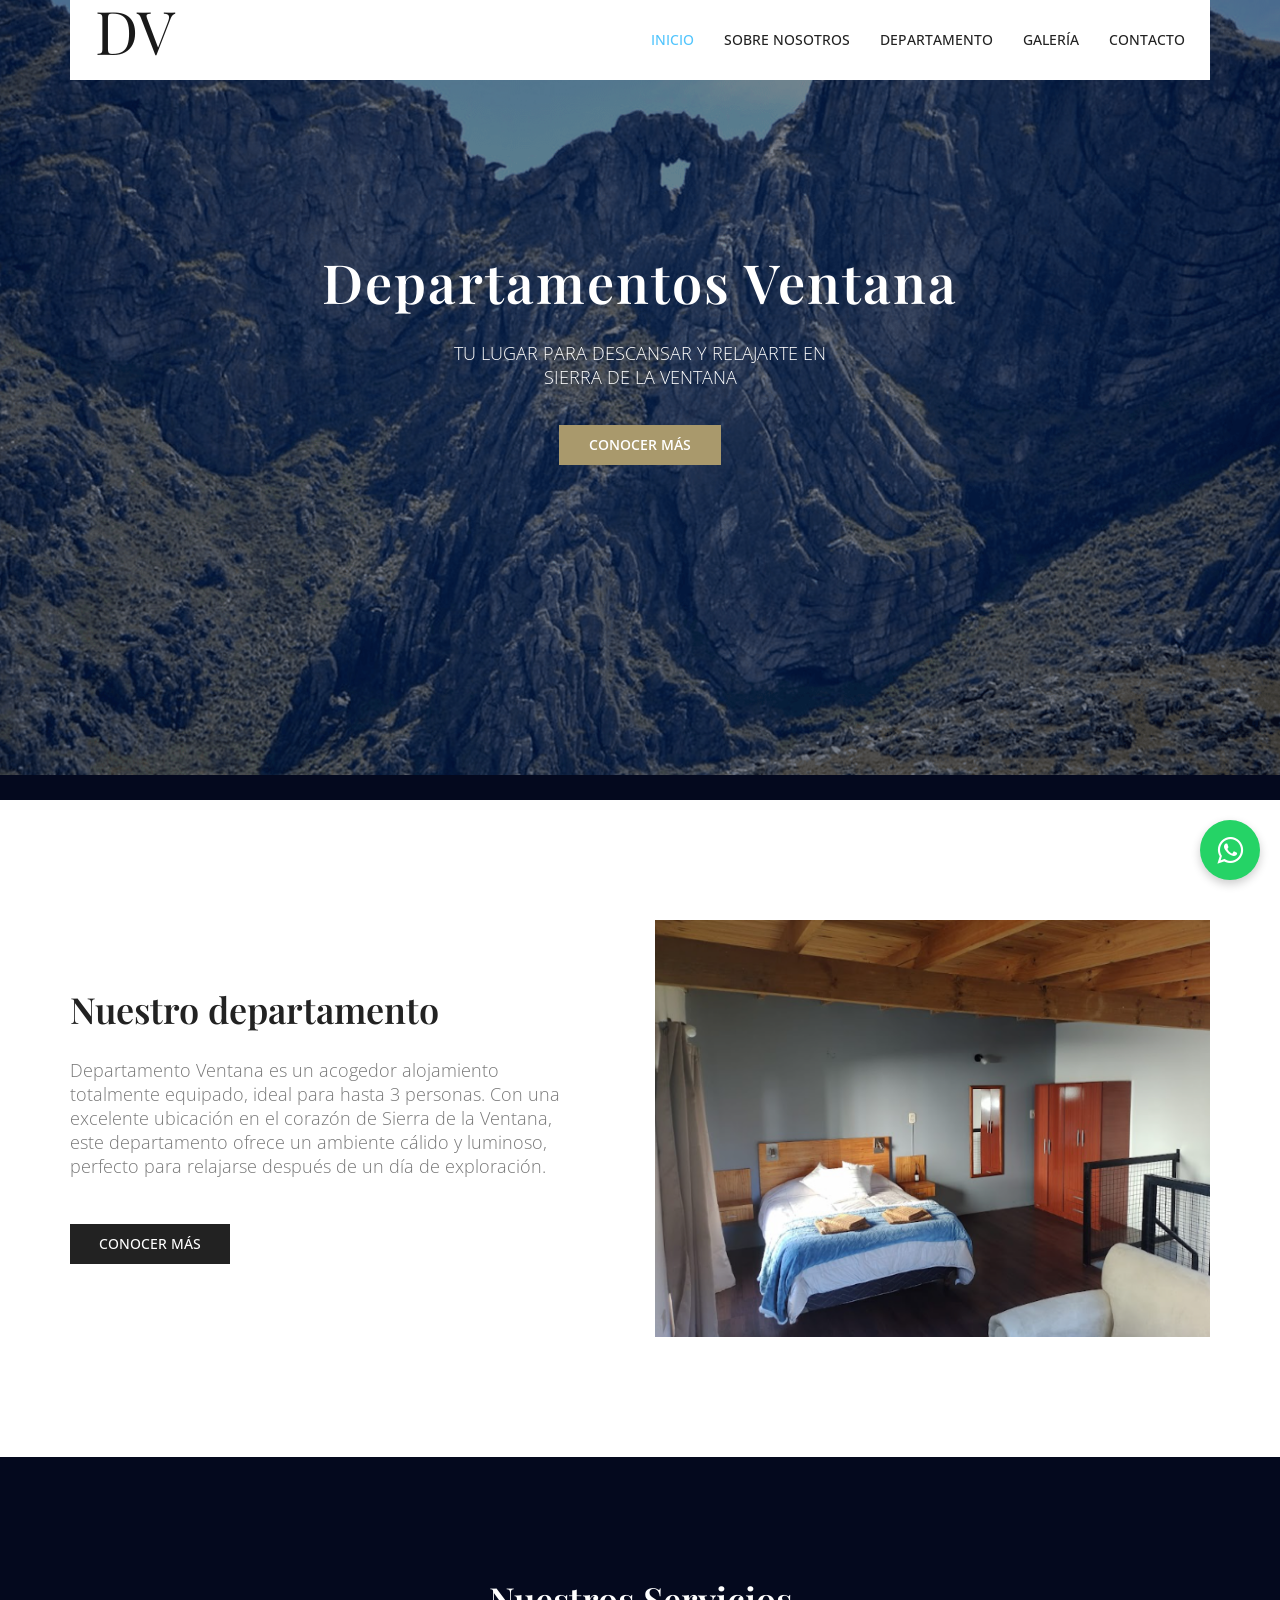
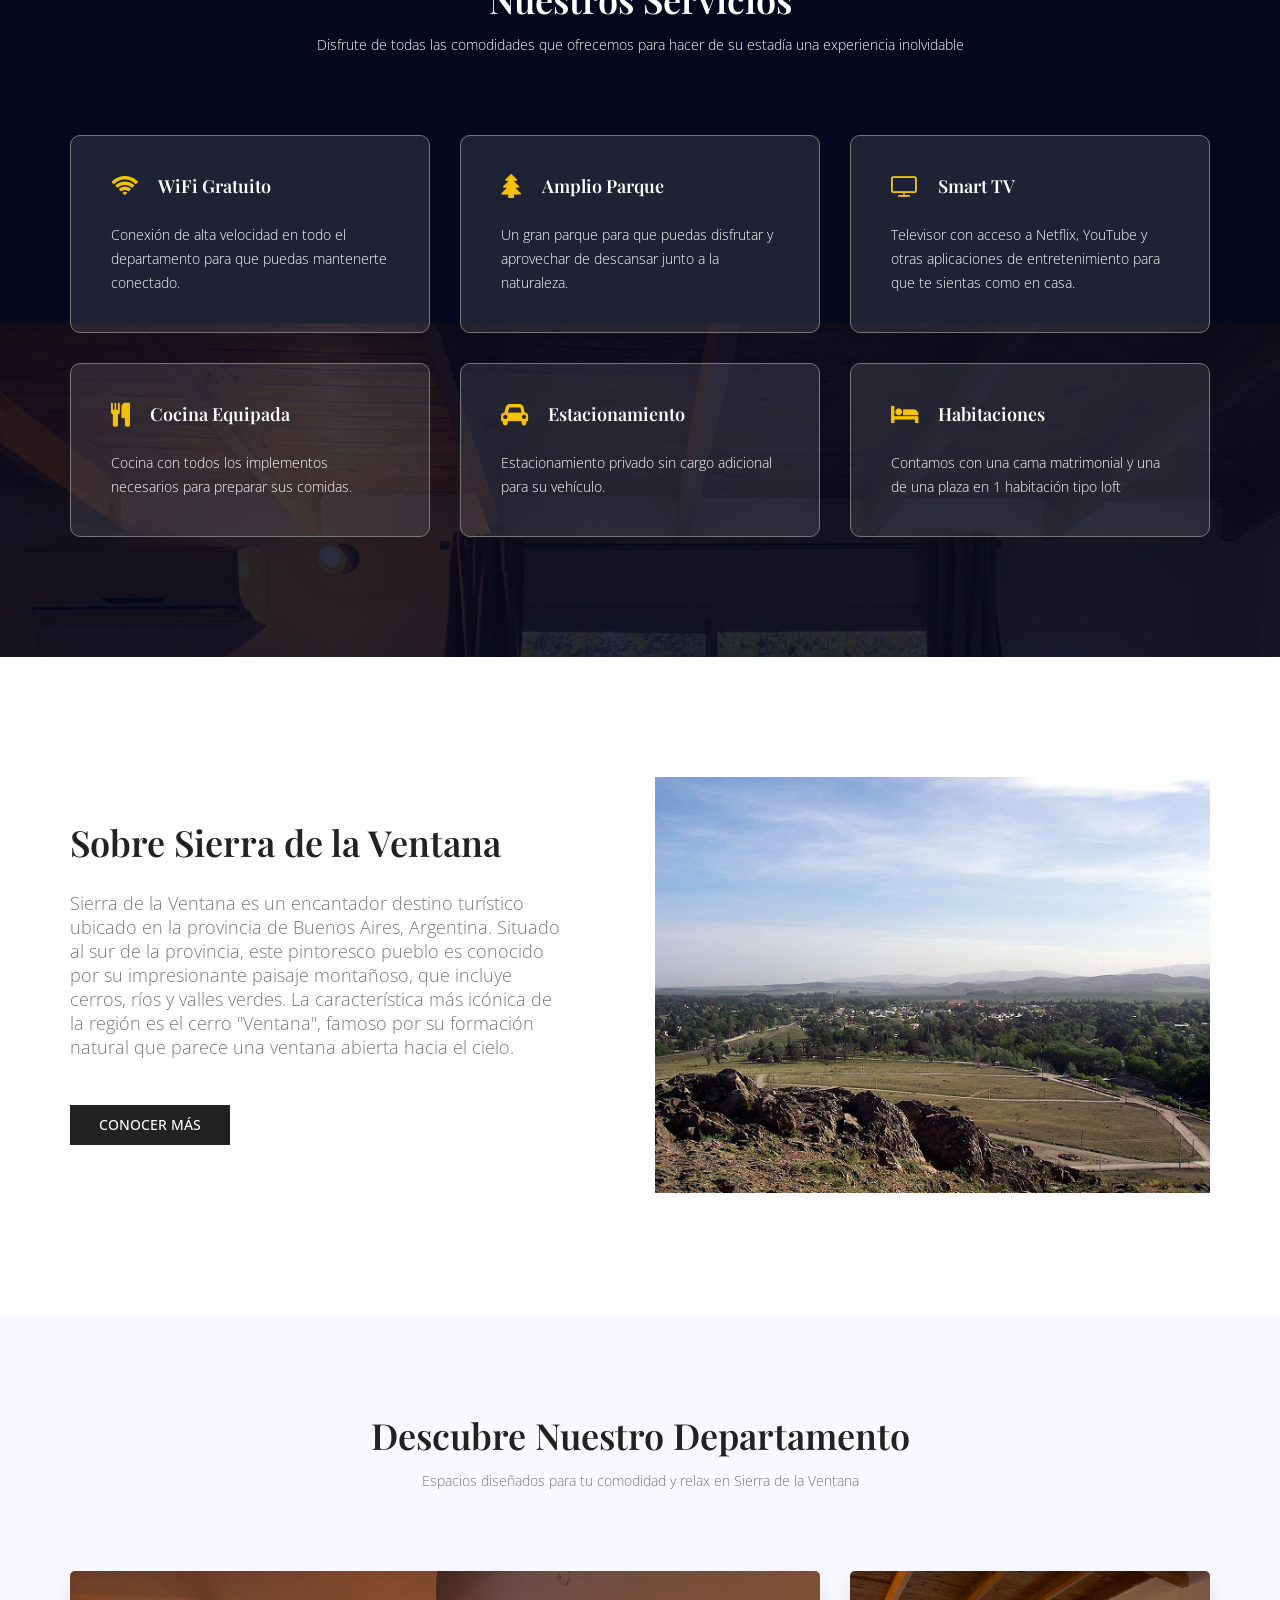
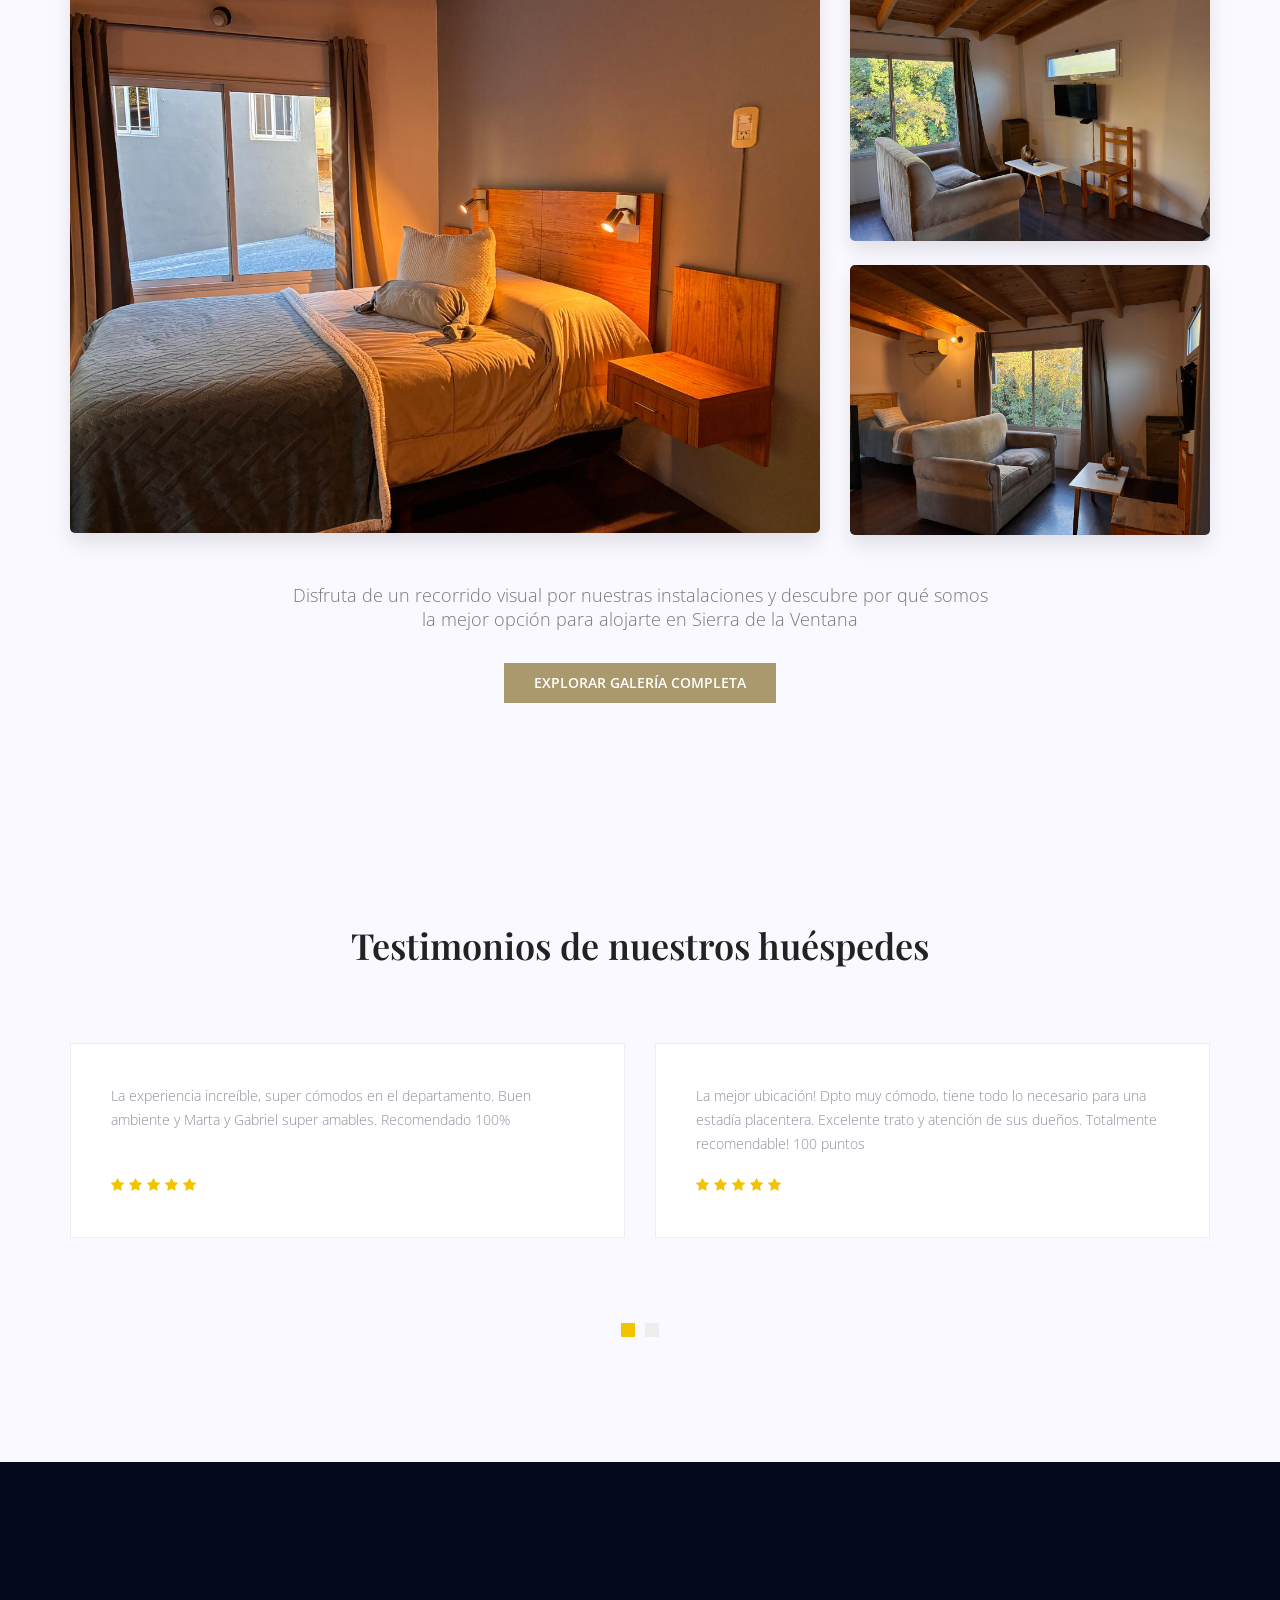
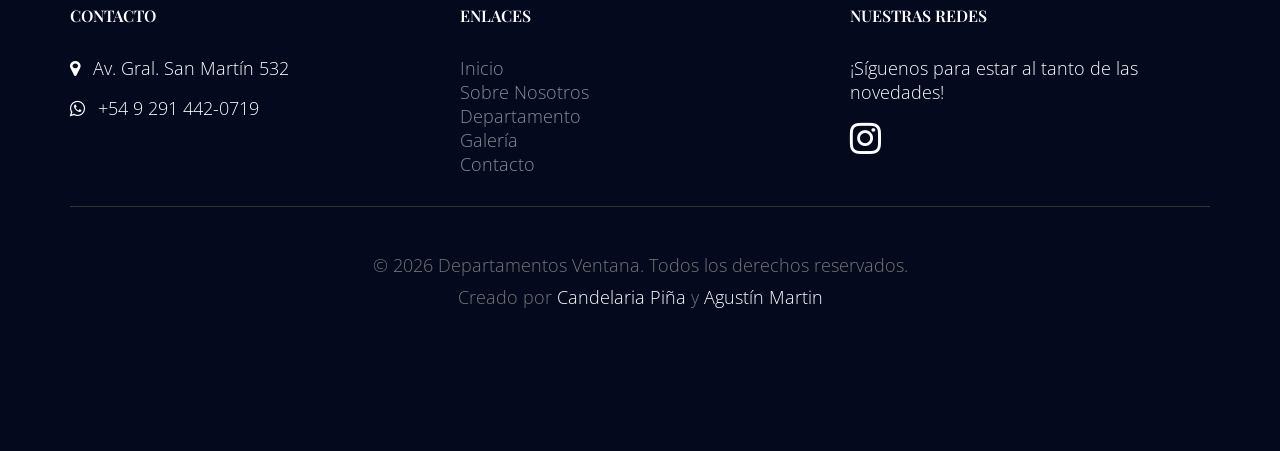
<file: index.html>
<!doctype html>
<html lang="en">

<head>
    <!-- Required meta tags -->
    <meta charset="utf-8">
    <meta name="viewport" content="width=device-width, initial-scale=1, shrink-to-fit=no">
    <link rel="apple-touch-icon" sizes="180x180" href="image/apple-touch-icon.png">
    <link rel="icon" type="image/png" sizes="32x32" href="image/favicon-32x32.png">
    <link rel="icon" type="image/png" sizes="16x16" href="image/favicon-16x16.png">
    <link rel="manifest" href="image/site.webmanifest">
    <title>Departamentos Ventana</title>
    <meta name="description" content="Departamentos Ventana - Tu lugar para descansar y relajarte en Sierra de la Ventana">
    <meta name="keywords" content="departamentos, alojamiento, Sierra de la Ventana, vacaciones, relax">
    <!-- Bootstrap CSS -->
    <link rel="stylesheet" href="css/bootstrap.css">
    <link rel="stylesheet" href="vendors/linericon/style.css">
    <link rel="stylesheet" href="css/font-awesome.min.css">
    <link rel="stylesheet" href="vendors/owl-carousel/owl.carousel.min.css">
    <link rel="stylesheet" href="vendors/bootstrap-datepicker/bootstrap-datetimepicker.min.css">
    <link rel="stylesheet" href="vendors/nice-select/css/nice-select.css">
    <link rel="stylesheet" href="vendors/owl-carousel/owl.carousel.min.css">
    <!-- main css -->
    <link rel="stylesheet" href="css/style.css">
    <link rel="stylesheet" href="css/responsive.css">
</head>

<body>
    <!--================Header Area =================-->
    <header class="header_area">
        <div class="container">
            <nav class="navbar navbar-expand-lg navbar-light">
                <!-- Brand and toggle get grouped for better mobile display -->
                <a class="navbar-brand logo_h" href="index.html">
                    <p class="logoDV   ">DV</p>
                </a>
                <button class="navbar-toggler" type="button" data-toggle="collapse"
                    data-target="#navbarSupportedContent" aria-controls="navbarSupportedContent" aria-expanded="false"
                    aria-label="Toggle navigation">
                    <span class="icon-bar"></span>
                    <span class="icon-bar"></span>
                    <span class="icon-bar"></span>
                </button>
                <!-- Collect the nav links, forms, and other content for toggling -->
                <div class="collapse navbar-collapse offset" id="navbarSupportedContent">
                    <ul class="nav navbar-nav menu_nav ml-auto">
                        <li class="nav-item active"><a class="nav-link" href="index.html">Inicio</a></li>
                        <li class="nav-item"><a class="nav-link" href="about.html">Sobre Nosotros</a></li>
                        <li class="nav-item"><a class="nav-link" href="accomodation.html">Departamento</a></li>
                        <li class="nav-item"><a class="nav-link" href="gallery.html">Galería</a></li>
                        <li class="nav-item"><a class="nav-link" href="contact.html">Contacto</a></li>
                    </ul>
                </div>
            </nav>
        </div>
    </header>
    <!--================Header Area =================-->

    <!--================Banner Area =================-->
    <section class="banner_area">
        <div class="booking_table d_flex align-items-center">
            <div class="overlay bg-parallax" data-stellar-ratio="0.9" data-stellar-vertical-offset="0"
                data-background=""></div>
            <div class="container">
                <div class="banner_content text-center">
                    <h1>Departamentos Ventana</h1>
                    <p>TU LUGAR PARA DESCANSAR Y RELAJARTE EN <br> SIERRA DE LA VENTANA</p>
                    <a href="accomodation.html" class="btn theme_btn button_hover">Conocer más</a>
                </div>
            </div>
        </div>

    </section>
    <!--================Banner Area =================-->

    <!--================ About History Area  =================-->
    <section class="about_history_area section_gap">
        <div class="container">
            <div class="row">
                <div class="col-md-6 d_flex align-items-center">
                    <div class="about_content ">
                        <h2 class="title title_color">Nuestro departamento</h2>
                        <p>Departamento Ventana es un acogedor alojamiento totalmente equipado, ideal para hasta 3
                            personas. Con una excelente ubicación en el corazón de Sierra de la Ventana, este
                            departamento ofrece un ambiente cálido y luminoso, perfecto para relajarse después de un día
                            de exploración.</p>
                        <a href="accomodation.html" class="button_hover theme_btn_two">Conocer más</a>
                    </div>
                </div>
                <div class="col-md-6">
                    <img class="img-fluid" src="image/departamento-intro-inicio.png" alt="img">
                </div>
            </div>
        </div>
    </section>
    <!--================ About History Area  =================-->

    <!--================ Facilities Area  =================-->
    <section class="facilities_area section_gap">
        <div class="overlay bg-parallax" data-stellar-ratio="0.8" data-stellar-vertical-offset="0" data-background="">
        </div>
        <div class="container">
            <div class="section_title text-center">
                <h2 class="title_w">Nuestros Servicios</h2>
                <p class="text-white">Disfrute de todas las comodidades que ofrecemos para hacer de su estadía una
                    experiencia inolvidable</p>
            </div>
            <div class="row mb_30">
                <div class="col-lg-4 col-md-6">
                    <div class="facilities_item">
                        <h4 class="sec_h4"><i class="fa fa-wifi"></i>WiFi Gratuito</h4>
                        <p>Conexión de alta velocidad en todo el departamento para que puedas mantenerte conectado.</p>
                    </div>
                </div>
                <div class="col-lg-4 col-md-6">
                    <div class="facilities_item">
                        <h4 class="sec_h4"><i class="fa fa-tree"></i>Amplio Parque</h4>
                        <p>Un gran parque para que puedas disfrutar y aprovechar de descansar junto a la naturaleza.</p>
                    </div>
                </div>
                <div class="col-lg-4 col-md-6">
                    <div class="facilities_item">
                        <h4 class="sec_h4"><i class="fa fa-television"></i>Smart TV</h4>
                        <p>Televisor con acceso a Netflix, YouTube y otras aplicaciones de entretenimiento para que te
                            sientas como en casa.</p>
                    </div>
                </div>
                <div class="col-lg-4 col-md-6">
                    <div class="facilities_item">
                        <h4 class="sec_h4"><i class="fa fa-cutlery"></i>Cocina Equipada</h4>
                        <p>Cocina con todos los implementos necesarios para preparar sus comidas.</p>
                    </div>
                </div>
                <div class="col-lg-4 col-md-6">
                    <div class="facilities_item">
                        <h4 class="sec_h4"><i class="fa fa-car"></i>Estacionamiento</h4>
                        <p>Estacionamiento privado sin cargo adicional para su vehículo.</p>
                    </div>
                </div>
                <div class="col-lg-4 col-md-6">
                    <div class="facilities_item">
                        <h4 class="sec_h4"><i class="fa fa-bed"></i>Habitaciones</h4>
                        <p>Contamos con una cama matrimonial y una de una plaza en 1 habitación tipo loft</p>
                    </div>
                </div>
            </div>
        </div>
    </section>
    <!--================ Facilities Area  =================-->

    <!--================ About History Area  =================-->
    <section class="about_history_area section_gap">
        <div class="container">
            <div class="row">
                <div class="col-md-6 d_flex align-items-center">
                    <div class="about_content ">
                        <h2 class="title title_color">Sobre Sierra de la Ventana</h2>
                        <p>Sierra de la Ventana es un encantador destino turístico ubicado en la provincia de Buenos
                            Aires, Argentina. Situado al sur de la provincia, este pintoresco pueblo es conocido por su
                            impresionante paisaje montañoso, que incluye cerros, ríos y valles verdes. La característica
                            más icónica de la región es el cerro "Ventana", famoso por su formación natural que parece
                            una ventana abierta hacia el cielo.</p>
                        <a href="about.html" class="button_hover theme_btn_two">Conocer más</a>
                    </div>
                </div>
                <div class="col-md-6">
                    <img class="img-fluid" src="image/sierra-ventana-intro.png" alt="img">
                </div>
            </div>
        </div>
    </section>
    <!--================ About History Area  =================-->

    <!--================ Galery  =================-->
    <section class="gallery_preview_area section_gap">
        <div class="container">
            <div class="section_title text-center">
                <h2 class="title_color">Descubre Nuestro Departamento</h2>
                <p>Espacios diseñados para tu comodidad y relax en Sierra de la Ventana</p>
            </div>

            <div class="gallery_box">
                <div class="row gallery_grid">
                    <div class="col-lg-8">
                        <div class="main_gallery_img position-relative">
                            <img class="img-fluid w-100" src="image/galeria-inicio-1.jpg" alt="Vista principal">
                            <div class="gallery_overlay d-flex align-items-center justify-content-center">
                                <div class="overlay_content text-center">
                                    <h3>Un espacio pensado para vos</h3>
                                    <a href="gallery.html" class="btn theme_btn button_hover">Ver todas las fotos</a>
                                </div>
                            </div>
                        </div>
                    </div>
                    <div class="col-lg-4">
                        <div class="row">
                            <div class="col-6 col-lg-12 mb-4">
                                <div class="gallery_thumb position-relative">
                                    <img class="img-fluid w-100" src="image/galeria-inicio-2.jpg" alt="Vista interior">
                                    <div class="hover_overlay"></div>
                                </div>
                            </div>
                            <div class="col-6 col-lg-12">
                                <div class="gallery_thumb position-relative">
                                    <img class="img-fluid w-100" src="image/galeria-inicio-3.jpg" alt="Vista exterior">
                                    <div class="hover_overlay"></div>
                                </div>
                            </div>
                        </div>
                    </div>
                </div>
            </div>

            <div class="gallery_info text-center mt-5">
                <p>Disfruta de un recorrido visual por nuestras instalaciones y descubre por qué somos la mejor opción
                    para alojarte en Sierra de la Ventana</p>
                <a href="gallery.html" class="btn theme_btn button_hover mt-3">Explorar galería completa</a>
            </div>
        </div>
    </section>
    <!--================ Galery  =================-->

    <!--================ Testimonial Area  =================-->
    <section class="testimonial_area section_gap">
        <div class="container">
            <div class="section_title text-center">
                <h2 class="title_color">Testimonios de nuestros huéspedes</h2>
            </div>
            <div class="testimonial_slider owl-carousel">
                <div class="media testimonial_item">
                    <div class="media-body">
                        <p>La experiencia increíble, super cómodos en el departamento. Buen ambiente y Marta y Gabriel
                            super amables. Recomendado 100%
                            <br> <br>
                        </p>
                        <div class="star">
                            <a href="#"><i class="fa fa-star"></i></a>
                            <a href="#"><i class="fa fa-star"></i></a>
                            <a href="#"><i class="fa fa-star"></i></a>
                            <a href="#"><i class="fa fa-star"></i></a>
                            <a href="#"><i class="fa fa-star"></i></a>
                        </div>
                    </div>
                </div>
                <div class="media testimonial_item">
                    <div class="media-body">
                        <p>La mejor ubicación! Dpto muy cómodo, tiene todo lo necesario para una estadía placentera.
                            Excelente trato y atención de sus dueños. Totalmente recomendable! 100 puntos</p>
                        <div class="star">
                            <a href="#"><i class="fa fa-star"></i></a>
                            <a href="#"><i class="fa fa-star"></i></a>
                            <a href="#"><i class="fa fa-star"></i></a>
                            <a href="#"><i class="fa fa-star"></i></a>
                            <a href="#"><i class="fa fa-star"></i></a>
                        </div>
                    </div>
                </div>
                <div class="media testimonial_item">
                    <div class="media-body">
                        <p>Excelente atención!! Gabriel siempre con buena predisposición y super atento, a parte está
                            siempre al lado en el local así que está para lo que sea! Súper recomendado parar acá si
                            estan en Sierra</p>
                        <div class="star">
                            <a href="#"><i class="fa fa-star"></i></a>
                            <a href="#"><i class="fa fa-star"></i></a>
                            <a href="#"><i class="fa fa-star"></i></a>
                            <a href="#"><i class="fa fa-star"></i></a>
                            <a href="#"><i class="fa fa-star"></i></a>
                        </div>
                    </div>
                </div>
                <div class="media testimonial_item">
                    <div class="media-body">
                        <p>Muy lindo lugar,tiene todo para estar cómodos. Muy buena la atención de su dueño. Súper
                            recomendable. Volvería con gusto
                            <br> <br>
                        </p>
                        <div class="star">
                            <a href="#"><i class="fa fa-star"></i></a>
                            <a href="#"><i class="fa fa-star"></i></a>
                            <a href="#"><i class="fa fa-star"></i></a>
                            <a href="#"><i class="fa fa-star"></i></a>
                            <a href="#"><i class="fa fa-star"></i></a>
                        </div>
                    </div>
                </div>
            </div>
        </div>
    </section>
    <!--================ Testimonial Area  =================-->


    <a href="https://wa.me/5492914420719" target="_blank" class="whatsapp-button">
        <i class="fa fa-whatsapp"></i>
    </a>

    <!--================ start footer Area  =================-->
    <footer class="footer-area section_gap">
        <div class="container">
            <div class="row">
                <div class="col-lg-4 col-md-6 mb-4 mb-lg-0">
                    <h6 class="footer_title">Contacto</h6>
                    <p class="text-white"><i class="fa fa-map-marker mr-2"></i> Av. Gral. San Martín 532</p>
                    <p class="text-white"><i class="fa fa-whatsapp mr-2"></i> <a href="https://wa.me/5492914420719"
                            target="_blank" class="text-white" style="text-decoration: none;">+54 9 291 442-0719</a></p>
                </div>
                <div class="col-lg-4 col-md-6 mb-4 mb-lg-0">
                    <h6 class="footer_title">Enlaces</h6>
                    <ul class="list_style">
                        <li><a href="index.html" class="text-secondary">Inicio</a></li>
                        <li><a href="about.html" class="text-secondary">Sobre Nosotros</a></li>
                        <li><a href="accomodation.html" class="text-secondary">Departamento</a></li>
                        <li><a href="gallery.html" class="text-secondary">Galería</a></li>
                        <li><a href="contact.html" class="text-secondary">Contacto</a></li>
                    </ul>
                </div>
                <div class="col-lg-4 col-md-12">
                    <!-- Changed to col-md-12 for better stacking if needed, or keep as col-md-6 if preferred -->
                    <h6 class="footer_title">Nuestras Redes</h6>
                    <p class="text-white">¡Síguenos para estar al tanto de las novedades!</p>
                    <div>
                        <a href="https://www.instagram.com/departamentosventana/" class="text-white"><i
                                class="fa fa-instagram fa-2x"></i></a>
                    </div>
                </div>
            </div>
            <div class="border_line"></div>
            <div class="footer-bottom text-center">
                <p class="footer-text m-0">&copy;
                    <script>document.write(new Date().getFullYear());</script> Departamentos Ventana. Todos los derechos
                    reservados.
                </p>
                <p class="footer-text m-0 mt-2">
                    Creado por <a href="https://wa.me/5493513346463" target="_blank" class="text-white"
                        style="text-decoration: none;">Candelaria Piña</a> y
                    <a href="https://wa.me/5493512050889" target="_blank" class="text-white"
                        style="text-decoration: none;">Agustín Martin</a>
                </p>
            </div>
        </div>
    </footer>
    <!--================ End footer Area  =================-->


    <!-- Optional JavaScript -->
    <!-- jQuery first, then Popper.js, then Bootstrap JS -->
    <script src="js/jquery-3.2.1.min.js"></script>
    <script src="js/popper.js"></script>
    <script src="js/bootstrap.min.js"></script>
    <script src="vendors/owl-carousel/owl.carousel.min.js"></script>
    <script src="js/jquery.ajaxchimp.min.js"></script>
    <script src="js/mail-script.js"></script>
    <script src="vendors/bootstrap-datepicker/bootstrap-datetimepicker.min.js"></script>
    <script src="vendors/nice-select/js/jquery.nice-select.js"></script>
    <script src="js/mail-script.js"></script>
    <script src="js/stellar.js"></script>
    <script src="vendors/lightbox/simpleLightbox.min.js"></script>
    <script src="js/custom.js"></script>
</body>

</html>
</file>
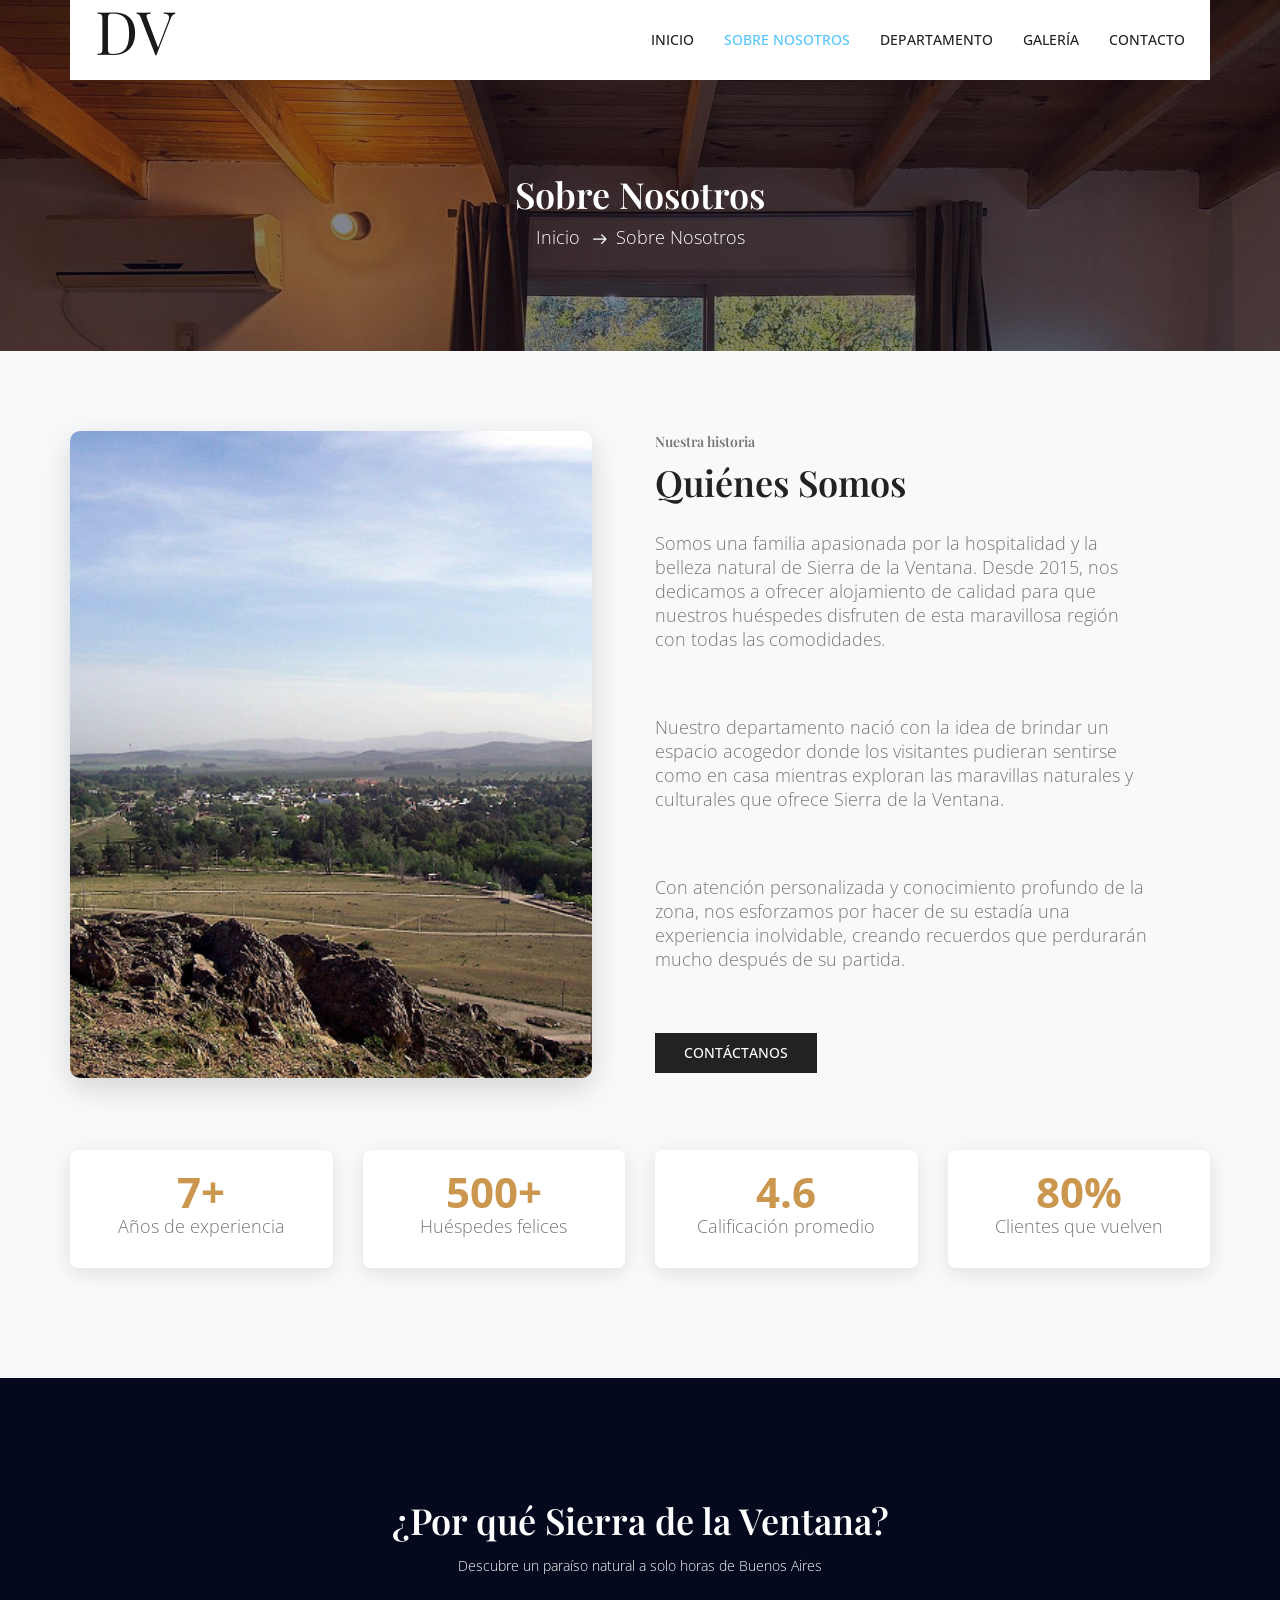
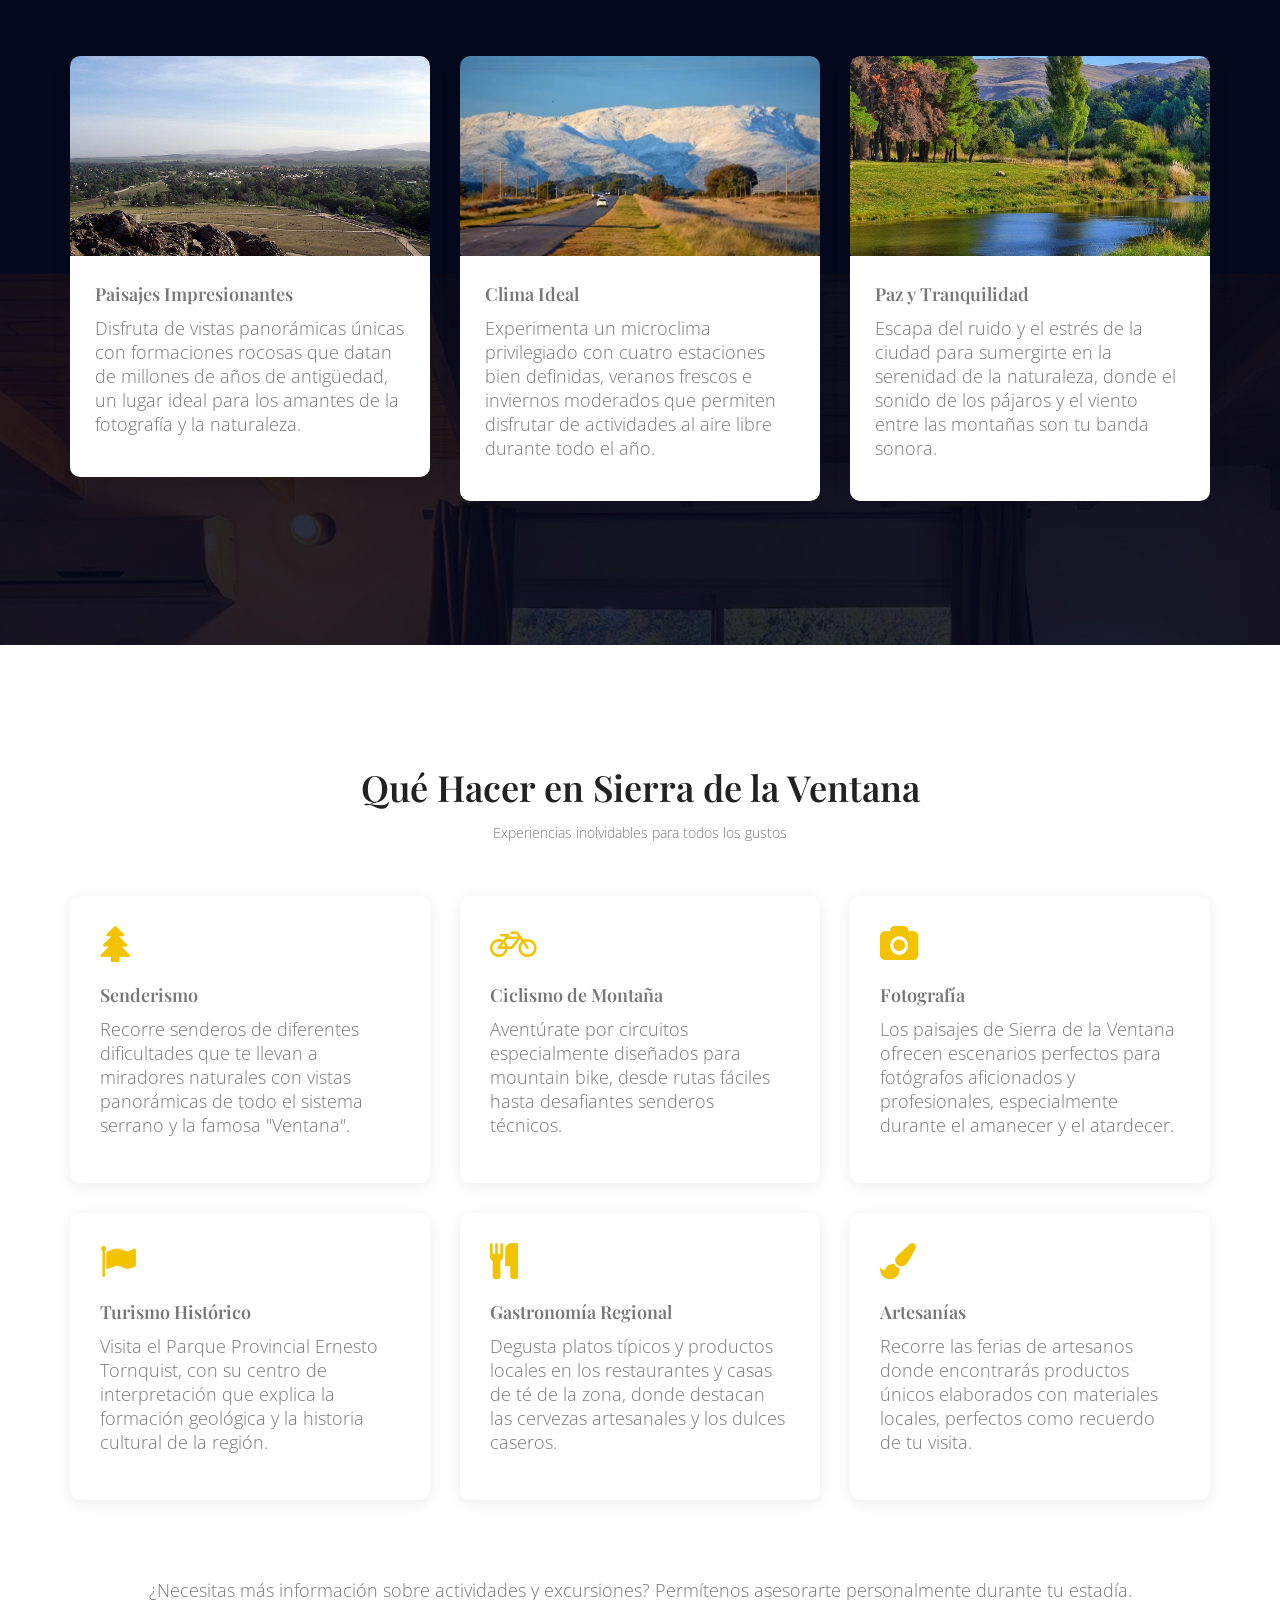
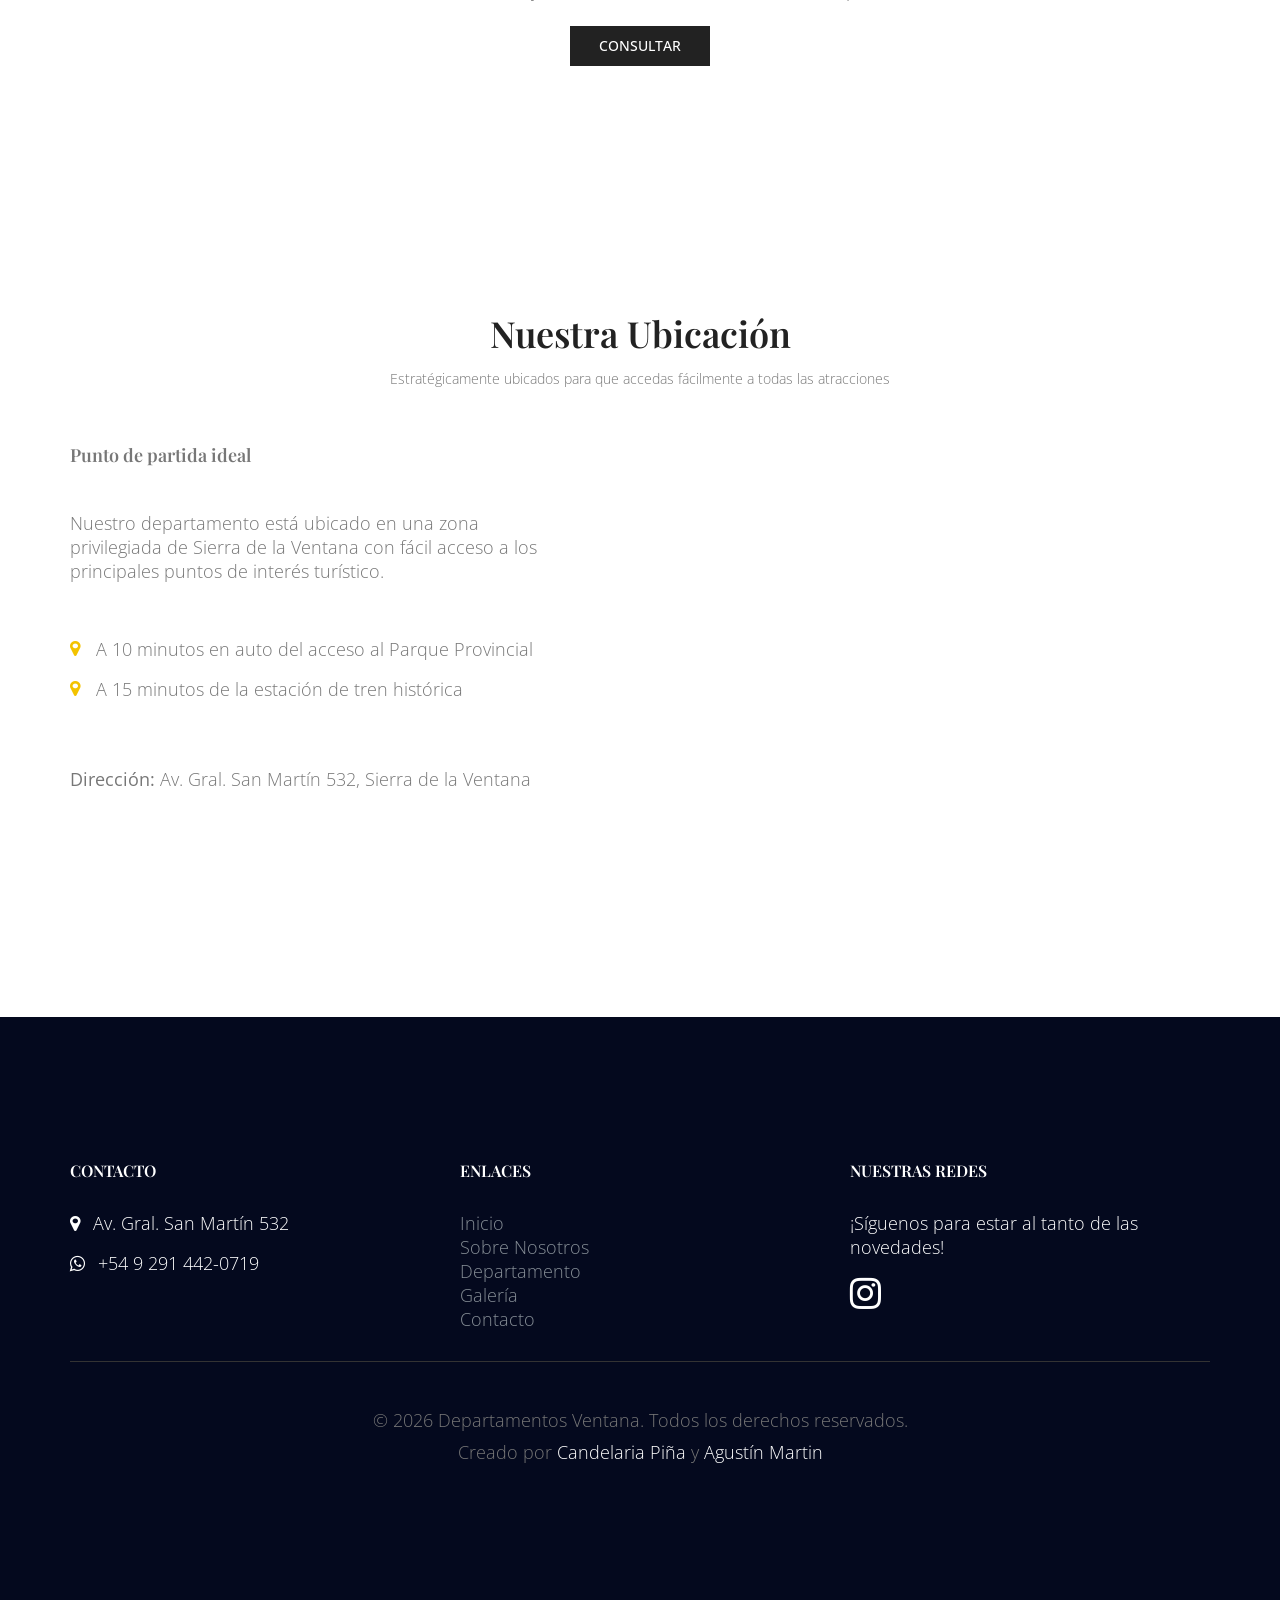
<file: about.html>
<!doctype html>
<html lang="es">

<head>
    <meta charset="utf-8">
    <meta name="viewport" content="width=device-width, initial-scale=1, shrink-to-fit=no">
    <link rel="apple-touch-icon" sizes="180x180" href="image/apple-touch-icon.png">
    <link rel="icon" type="image/png" sizes="32x32" href="image/favicon-32x32.png">
    <link rel="icon" type="image/png" sizes="16x16" href="image/favicon-16x16.png">
    <link rel="manifest" href="image/site.webmanifest">
    <title>Departamentos Ventana - Sobre Nosotros</title>
    <meta name="keywords" content="Departamentos Ventana, Sierra de la Ventana, alojamiento, turismo, naturaleza, historia">
    <meta name="author" content="Departamentos Ventana">
    <meta name="description"
        content="Conoce más sobre Departamentos Ventana, tu hogar en Sierra de la Ventana. Descubre nuestra historia, ubicación y actividades para disfrutar en la región.">
    <link rel="stylesheet" href="css/bootstrap.css">
    <link rel="stylesheet" href="vendors/linericon/style.css">
    <link rel="stylesheet" href="css/font-awesome.min.css">
    <link rel="stylesheet" href="vendors/bootstrap-datepicker/bootstrap-datetimepicker.min.css">
    <link rel="stylesheet" href="vendors/nice-select/css/nice-select.css">
    <link rel="stylesheet" href="vendors/owl-carousel/owl.carousel.min.css">
    <link rel="stylesheet" href="css/style.css">
    <link rel="stylesheet" href="css/responsive.css">

</head>

<body>
    <header class="header_area">
        <div class="container">
            <nav class="navbar navbar-expand-lg navbar-light">
                <a class="navbar-brand logo_h" href="index.html">
                    <p class="logoDV">DV</p>
                </a>
                <button class="navbar-toggler" type="button" data-toggle="collapse"
                    data-target="#navbarSupportedContent" aria-controls="navbarSupportedContent" aria-expanded="false"
                    aria-label="Toggle navigation">
                    <span class="icon-bar"></span>
                    <span class="icon-bar"></span>
                    <span class="icon-bar"></span>
                </button>
                <div class="collapse navbar-collapse offset" id="navbarSupportedContent">
                    <ul class="nav navbar-nav menu_nav ml-auto">
                        <li class="nav-item"><a class="nav-link" href="index.html">Inicio</a></li>
                        <li class="nav-item active"><a class="nav-link" href="about.html">Sobre Nosotros</a></li>
                        <li class="nav-item"><a class="nav-link" href="accomodation.html">Departamento</a></li>
                        <li class="nav-item"><a class="nav-link" href="gallery.html">Galería</a></li>
                        <li class="nav-item"><a class="nav-link" href="contact.html">Contacto</a></li>
                    </ul>
                </div>
            </nav>
        </div>
    </header>
    <section class="breadcrumb_area">
        <div class="overlay bg-parallax" data-stellar-ratio="0.8" data-stellar-vertical-offset="0" data-background="">
        </div>
        <div class="container">
            <div class="page-cover text-center">
                <h2 class="page-cover-tittle">Sobre Nosotros</h2>
                <ol class="breadcrumb">
                    <li><a href="index.html">Inicio</a></li>
                    <li class="active">Sobre Nosotros</li>
                </ol>
            </div>
        </div>
    </section>
    <section class="about-us-section">
        <div class="container">
            <div class="row align-items-stretch">
                <div class="col-md-6 pr-lg-5 mb-5 mb-md-0 d-flex flex-column">
                    <div class="about-image" style="border-radius: 10px; overflow: hidden;">
                        <img src="image/sierra-ventana-intro.png" alt="Departamentos Ventana" class="img-fluid"
                            style="object-fit: cover; width: 100%; height: 100%;">
                    </div>
                </div>
                <div class="col-md-6 d-flex align-items-center">
                    <div class="about_content">
                        <div class="section_title" style="margin-bottom: 0;">
                            <h6>Nuestra historia</h6>
                            <h2 class="title_color">Quiénes Somos</h2>
                        </div>
                        <p>Somos una familia apasionada por la hospitalidad y la belleza natural de Sierra de la
                            Ventana. Desde 2015, nos dedicamos a ofrecer alojamiento de calidad para que nuestros
                            huéspedes disfruten de esta maravillosa región con todas las comodidades.</p>
                        <p>Nuestro departamento nació con la idea de brindar un espacio acogedor donde los visitantes
                            pudieran sentirse como en casa mientras exploran las maravillas naturales y culturales que
                            ofrece Sierra de la Ventana.</p>
                        <p>Con atención personalizada y conocimiento profundo de la zona, nos esforzamos por hacer de su
                            estadía una experiencia inolvidable, creando recuerdos que perdurarán mucho después de su
                            partida.</p>
                        <a href="contact.html" class="button_hover theme_btn_two mt-3">Contáctanos</a>
                    </div>
                </div>
            </div>

            <div class="row mt-5 pt-4">
                <div class="col-lg-3 col-md-6">
                    <div class="counter-box">
                        <div class="counter-number">7+</div>
                        <div class="counter-text">Años de experiencia</div>
                    </div>
                </div>
                <div class="col-lg-3 col-md-6">
                    <div class="counter-box">
                        <div class="counter-number">500+</div>
                        <div class="counter-text">Huéspedes felices</div>
                    </div>
                </div>
                <div class="col-lg-3 col-md-6">
                    <div class="counter-box">
                        <div class="counter-number">4.6</div>
                        <div class="counter-text">Calificación promedio</div>
                    </div>
                </div>
                <div class="col-lg-3 col-md-6">
                    <div class="counter-box">
                        <div class="counter-number">80%</div>
                        <div class="counter-text">Clientes que vuelven</div>
                    </div>
                </div>
            </div>
        </div>
    </section>
    <section class="facilities_area section_gap">
        <div class="overlay bg-parallax" data-stellar-ratio="0.8" data-stellar-vertical-offset="0" data-background="">
        </div>
        <div class="container">
            <div class="section_title text-center">
                <h2 class="title_w">¿Por qué Sierra de la Ventana?</h2>
                <p class="text-white">Descubre un paraíso natural a solo horas de Buenos Aires</p>
            </div>

            <div class="row mb_30">
                <div class="col-lg-4 col-md-6 mb-4">
                    <div class="about-card">
                        <div class="card-img">
                            <img src="image/sierra-ventana-intro.png" alt="Paisajes Naturales">
                        </div>
                        <div class="card-body">
                            <h4>Paisajes Impresionantes</h4>
                            <p>Disfruta de vistas panorámicas únicas con formaciones rocosas que datan de millones de
                                años de antigüedad, un lugar ideal para los amantes de la fotografía y la naturaleza.
                            </p>
                        </div>
                    </div>
                </div>

                <div class="col-lg-4 col-md-6 mb-4">
                    <div class="about-card">
                        <div class="card-img">
                            <img src="image/sobre-nosotros-clima.jpg" alt="Clima Ideal">
                        </div>
                        <div class="card-body">
                            <h4>Clima Ideal</h4>
                            <p>Experimenta un microclima privilegiado con cuatro estaciones bien definidas, veranos
                                frescos e inviernos moderados que permiten disfrutar de actividades al aire libre
                                durante todo el año.</p>
                        </div>
                    </div>
                </div>

                <div class="col-lg-4 col-md-6 mb-4">
                    <div class="about-card">
                        <div class="card-img">
                            <img src="image/sobre-nosotros-tranquilidad.jpg" alt="Tranquilidad">
                        </div>
                        <div class="card-body">
                            <h4>Paz y Tranquilidad</h4>
                            <p>Escapa del ruido y el estrés de la ciudad para sumergirte en la serenidad de la
                                naturaleza, donde el sonido de los pájaros y el viento entre las montañas son tu banda
                                sonora.</p>
                        </div>
                    </div>
                </div>
            </div>


        </div>
    </section>
    <section id="activities" class="about_history_area section_gap">
        <div class="container">
            <div class="section_title text-center mb-5">
                <h2 class="title_color">Qué Hacer en Sierra de la Ventana</h2>
                <p>Experiencias inolvidables para todos los gustos</p>
            </div>

            <div class="row">
                <div class="col-lg-4 col-md-6">
                    <div class="activity-item">
                        <div class="activity-icon">
                            <i class="fa fa-tree"></i>
                        </div>
                        <h4>Senderismo</h4>
                        <p>Recorre senderos de diferentes dificultades que te llevan a miradores naturales con vistas
                            panorámicas de todo el sistema serrano y la famosa "Ventana".</p>
                    </div>
                </div>
                <div class="col-lg-4 col-md-6">
                    <div class="activity-item">
                        <div class="activity-icon">
                            <i class="fa fa-bicycle"></i>
                        </div>
                        <h4>Ciclismo de Montaña</h4>
                        <p>Aventúrate por circuitos especialmente diseñados para mountain bike, desde rutas fáciles
                            hasta desafiantes senderos técnicos.</p>
                    </div>
                </div>
                <div class="col-lg-4 col-md-6">
                    <div class="activity-item">
                        <div class="activity-icon">
                            <i class="fa fa-camera"></i>
                        </div>
                        <h4>Fotografía</h4>
                        <p>Los paisajes de Sierra de la Ventana ofrecen escenarios perfectos para fotógrafos aficionados
                            y profesionales, especialmente durante el amanecer y el atardecer.</p>
                    </div>
                </div>
                <div class="col-lg-4 col-md-6">
                    <div class="activity-item">
                        <div class="activity-icon">
                            <i class="fa fa-flag"></i>
                        </div>
                        <h4>Turismo Histórico</h4>
                        <p>Visita el Parque Provincial Ernesto Tornquist, con su centro de interpretación que explica la
                            formación geológica y la historia cultural de la región.</p>
                    </div>
                </div>
                <div class="col-lg-4 col-md-6">
                    <div class="activity-item">
                        <div class="activity-icon">
                            <i class="fa fa-cutlery"></i>
                        </div>
                        <h4>Gastronomía Regional</h4>
                        <p>Degusta platos típicos y productos locales en los restaurantes y casas de té de la zona,
                            donde destacan las cervezas artesanales y los dulces caseros.</p>
                    </div>
                </div>
                <div class="col-lg-4 col-md-6">
                    <div class="activity-item">
                        <div class="activity-icon">
                            <i class="fa fa-paint-brush"></i>
                        </div>
                        <h4>Artesanías</h4>
                        <p>Recorre las ferias de artesanos donde encontrarás productos únicos elaborados con materiales
                            locales, perfectos como recuerdo de tu visita.</p>
                    </div>
                </div>
            </div>

            <div class="text-center mt-5">
                <p class="mb-4">¿Necesitas más información sobre actividades y excursiones? Permítenos asesorarte
                    personalmente durante tu estadía.</p>
                <a href="contact.html" class="button_hover theme_btn_two">Consultar</a>
            </div>
        </div>
    </section>
    <section class="about_history_area section_gap">
        <div class="container">
            <div class="section_title text-center mb-5">
                <h2 class="title_color">Nuestra Ubicación</h2>
                <p>Estratégicamente ubicados para que accedas fácilmente a todas las atracciones</p>
            </div>
            <div class="row">
                <div class="col-md-6 mb-4 mb-md-0">
                    <div class="about_content">
                        <h4 class="mb-4">Punto de partida ideal</h4>
                        <p>Nuestro departamento está ubicado en una zona privilegiada de Sierra de la Ventana con fácil
                            acceso a los principales puntos de interés turístico.</p>
                        <ul class="mt-4 mb-5 list-unstyled">
                            <li class="d-flex align-items-center mb-3">
                                <i class="fa fa-map-marker mr-3 text-highlight"></i>
                                <span>A 10 minutos en auto del acceso al Parque Provincial</span>
                            </li>
                            <li class="d-flex align-items-center mb-3">
                                <i class="fa fa-map-marker mr-3 text-highlight"></i>
                                <span>A 15 minutos de la estación de tren histórica</span>
                            </li>
                        </ul>
                        <p><strong>Dirección:</strong> Av. Gral. San Martín 532, Sierra de la Ventana</p>
                    </div>
                </div>
                <div class="col-md-6">
                    <div class="shadow-lg rounded overflow-hidden">
                        <iframe
                            src="https://www.google.com/maps/embed?pb=!1m18!1m12!1m3!1d100423.5556066746!2d-61.879933785192144!3d-38.134702420015756!2m3!1f0!2f0!3f0!3m2!1i1024!2i768!4f13.1!3m3!1m2!1s0x95eceeb38713eaf3%3A0x45f4d7ac61c5f401!2sDepartamentos%20Ventana!5e0!3m2!1ses-419!2sar!4v1748965260625!5m2!1ses-419!2sar"
                            width="100%" height="450" style="border:0;" allowfullscreen="" loading="lazy"
                            referrerpolicy="no-referrer-when-downgrade"></iframe>
                    </div>
                </div>
            </div>
        </div>
    </section>
    <footer class="footer-area section_gap">
        <div class="container">
            <div class="row">
                <div class="col-lg-4 col-md-6 mb-4 mb-lg-0">
                    <h6 class="footer_title">Contacto</h6>
                    <p class="text-white"><i class="fa fa-map-marker mr-2"></i> Av. Gral. San Martín 532</p>
                    <p class="text-white"><i class="fa fa-whatsapp mr-2"></i> <a href="https://wa.me/5492914420719"
                            target="_blank" class="text-white" style="text-decoration: none;">+54 9 291 442-0719</a></p>
                </div>
                <div class="col-lg-4 col-md-6 mb-4 mb-lg-0">
                    <h6 class="footer_title">Enlaces</h6>
                    <ul class="list_style">
                        <li><a href="index.html" class="text-secondary">Inicio</a></li>
                        <li><a href="about.html" class="text-secondary">Sobre Nosotros</a></li>
                        <li><a href="accomodation.html" class="text-secondary">Departamento</a></li>
                        <li><a href="gallery.html" class="text-secondary">Galería</a></li>
                        <li><a href="contact.html" class="text-secondary">Contacto</a></li>
                    </ul>
                </div>
                <div class="col-lg-4 col-md-12">
                    <!-- Changed to col-md-12 for better stacking if needed, or keep as col-md-6 if preferred -->
                    <h6 class="footer_title">Nuestras Redes</h6>
                    <p class="text-white">¡Síguenos para estar al tanto de las novedades!</p>
                    <div>
                        <a href="https://www.instagram.com/departamentosventana/" class="text-white"><i
                                class="fa fa-instagram fa-2x"></i></a>
                    </div>
                </div>
            </div>
            <div class="border_line"></div>
            <div class="footer-bottom text-center">
                <p class="footer-text m-0">&copy;
                    <script>document.write(new Date().getFullYear());</script> Departamentos Ventana. Todos los derechos
                    reservados.
                </p>
                <p class="footer-text m-0 mt-2">
                    Creado por <a href="https://wa.me/5493513346463" target="_blank" class="text-white"
                        style="text-decoration: none;">Candelaria Piña</a> y
                    <a href="https://wa.me/5493512050889" target="_blank" class="text-white"
                        style="text-decoration: none;">Agustín Martin</a>
                </p>
            </div>
        </div>
    </footer>
    <script src="js/jquery-3.2.1.min.js"></script>
    <script src="js/popper.js"></script>
    <script src="js/bootstrap.min.js"></script>
    <script src="vendors/owl-carousel/owl.carousel.min.js"></script>
    <script src="js/jquery.ajaxchimp.min.js"></script>
    <script src="js/mail-script.js"></script>
    <script src="vendors/bootstrap-datepicker/bootstrap-datetimepicker.min.js"></script>
    <script src="vendors/nice-select/js/jquery.nice-select.js"></script>
    <script src="js/stellar.js"></script>
    <script src="vendors/lightbox/simpleLightbox.min.js"></script>
    <script src="js/custom.js"></script>
</body>

</html>
</file>
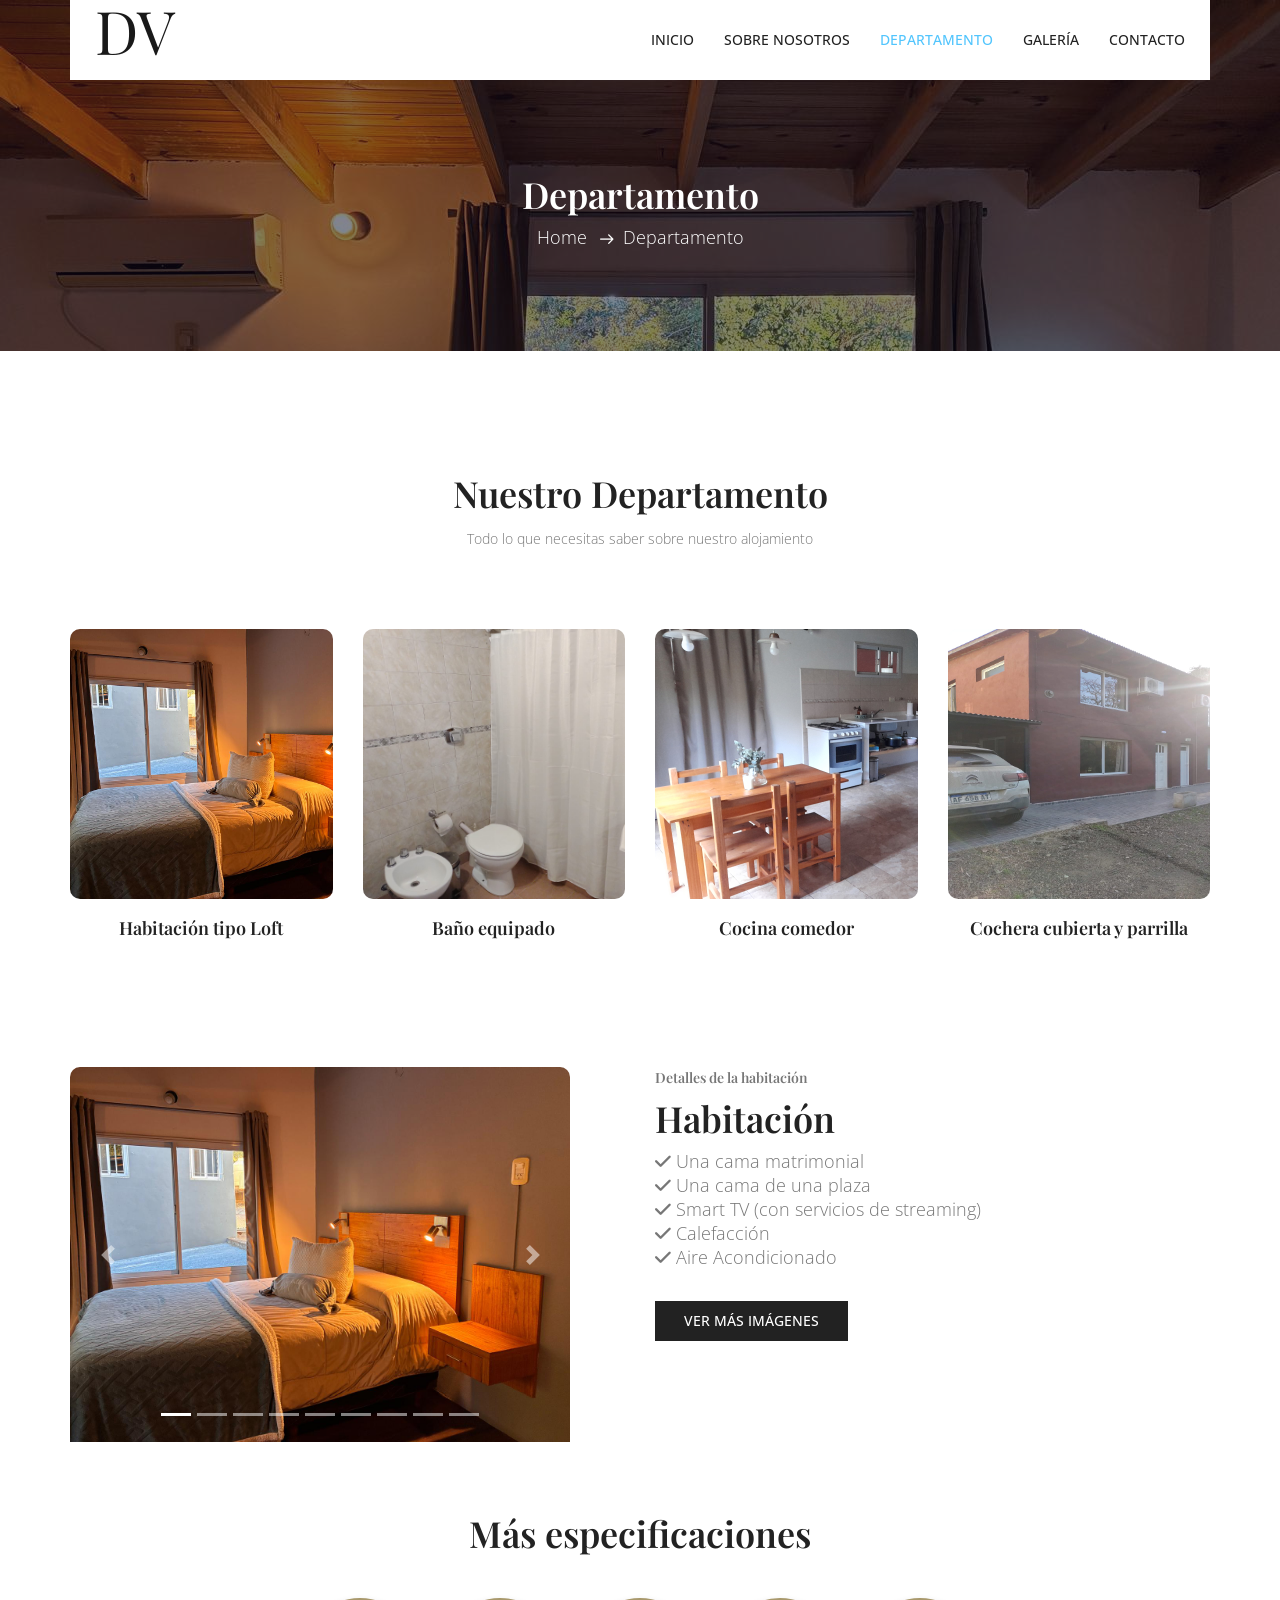
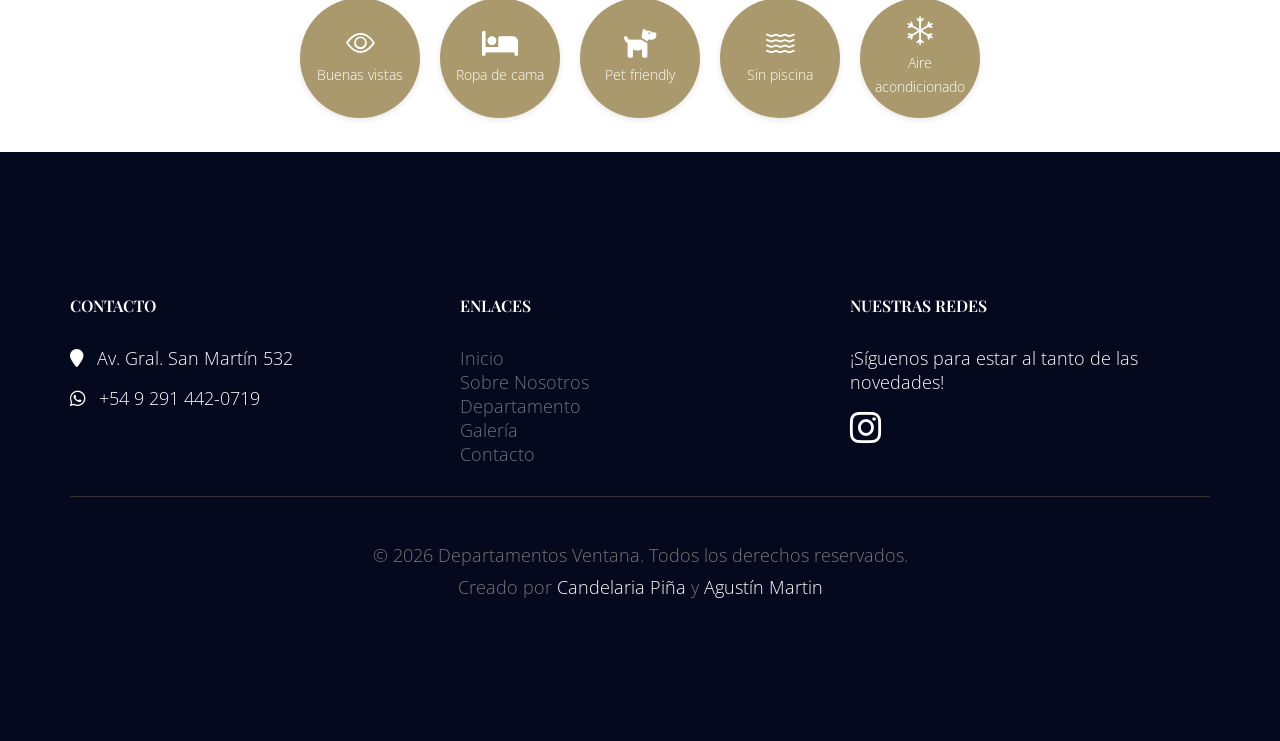
<file: accomodation.html>
<!doctype html>
<html lang="en">

<head>
    <!-- Required meta tags -->
    <meta charset="utf-8">
    <meta name="viewport" content="width=device-width, initial-scale=1, shrink-to-fit=no">
    <link rel="apple-touch-icon" sizes="180x180" href="image/apple-touch-icon.png">
    <link rel="icon" type="image/png" sizes="32x32" href="image/favicon-32x32.png">
    <link rel="icon" type="image/png" sizes="16x16" href="image/favicon-16x16.png">
    <link rel="manifest" href="image/site.webmanifest">
    <title>Departamentos Ventana - Departamento</title>
    <!-- Bootstrap CSS -->
    <link rel="stylesheet" href="css/bootstrap.css">
    <link rel="stylesheet" href="vendors/linericon/style.css">
    <link rel="stylesheet" href="css/font-awesome.min.css">
    <link rel="stylesheet" href="vendors/bootstrap-datepicker/bootstrap-datetimepicker.min.css">
    <link rel="stylesheet" href="vendors/nice-select/css/nice-select.css">
    <link rel="stylesheet" href="vendors/owl-carousel/owl.carousel.min.css">
    <link rel="stylesheet" href="vendors/lightbox/simpleLightbox.css">

    <!-- Bootstrap 4 CSS -->
    <link rel="stylesheet" href="https://stackpath.bootstrapcdn.com/bootstrap/4.5.2/css/bootstrap.min.css">
    <!-- main css -->
    <link rel="stylesheet" href="css/style.css">
    <link rel="stylesheet" href="css/responsive.css">

    <!--Bootstrap icons-->
    <link href="https://cdn.jsdelivr.net/npm/bootstrap-icons@1.11.3/font/bootstrap-icons.css" rel="stylesheet">


    <!-- Font Awesome -->
    <link href="https://cdnjs.cloudflare.com/ajax/libs/font-awesome/6.5.0/css/all.min.css" rel="stylesheet">
</head>

<body>
    <!--================Header Area =================-->
    <header class="header_area">
        <div class="container">
            <nav class="navbar navbar-expand-lg navbar-light">
                <!-- Brand and toggle get grouped for better mobile display -->
                <a class="navbar-brand logo_h" href="index.html">
                    <p class="logoDV   ">DV</p>
                </a>
                <button class="navbar-toggler" type="button" data-toggle="collapse"
                    data-target="#navbarSupportedContent" aria-controls="navbarSupportedContent" aria-expanded="false"
                    aria-label="Toggle navigation">
                    <span class="icon-bar"></span>
                    <span class="icon-bar"></span>
                    <span class="icon-bar"></span>
                </button>
                <!-- Collect the nav links, forms, and other content for toggling -->
                <div class="collapse navbar-collapse offset" id="navbarSupportedContent">
                    <ul class="nav navbar-nav menu_nav ml-auto">
                        <li class="nav-item"><a class="nav-link" href="index.html">Inicio</a></li>
                        <li class="nav-item"><a class="nav-link" href="about.html">Sobre Nosotros</a></li>
                        <li class="nav-item active"><a class="nav-link" href="accomodation.html">Departamento</a></li>
                        <li class="nav-item"><a class="nav-link" href="gallery.html">Galería</a></li>
                        <li class="nav-item"><a class="nav-link" href="contact.html">Contacto</a></li>
                    </ul>
                </div>
            </nav>
        </div>
    </header>
    <!--================Header Area =================-->

    <!--================Breadcrumb Area =================-->
    <section class="breadcrumb_area">
        <div class="overlay bg-parallax" data-stellar-ratio="0.8" data-stellar-vertical-offset="0" data-background="">
        </div>
        <div class="container">
            <div class="page-cover text-center">
                <h2 class="page-cover-tittle">Departamento</h2>
                <ol class="breadcrumb">
                    <li><a href="index.html">Home</a></li>
                    <li class="active">Departamento</li>
                </ol>
            </div>
        </div>
    </section>
    <!--================Breadcrumb Area =================-->

    <!--================ Accomodation Cards Area  =================-->
    <section class="accomodation_area section_gap">
        <div class="container">
            <div class="section_title text-center">
                <h2 class="title_color">Nuestro Departamento</h2>
                <p>Todo lo que necesitas saber sobre nuestro alojamiento</p>
            </div>
            <div class="row mb_30">
                <div class="col-lg-3 col-sm-6">
                    <div class="accomodation_item text-center">
                        <div class="hotel_img">
                            <img src="image/accomodation-images/habitacion.jpg" height="270px" alt="">
                        </div>
                        <a href="#">
                            <h4 class="sec_h4">Habitación tipo Loft</h4>
                        </a>

                    </div>
                </div>
                <div class="col-lg-3 col-sm-6">
                    <div class="accomodation_item text-center">
                        <div class="hotel_img">
                            <img src="image/accomodation-images/bano.jpg" height="270px" alt="">

                        </div>
                        <a href="#">
                            <h4 class="sec_h4">Baño equipado</h4>
                        </a>

                    </div>
                </div>
                <div class="col-lg-3 col-sm-6">
                    <div class="accomodation_item text-center">
                        <div class="hotel_img">
                            <img src="image/accomodation-images/cocinacomedor.jpeg" height="270px" alt="">

                        </div>
                        <a href="#">
                            <h4 class="sec_h4">Cocina comedor</h4>
                        </a>

                    </div>
                </div>
                <div class="col-lg-3 col-sm-6">
                    <div class="accomodation_item text-center">
                        <div class="hotel_img">
                            <img src="image/accomodation-images/cocheraparrilla.jpg" width="300px" , height="270px"
                                alt="">

                        </div>
                        <a href="#">
                            <h4 class="sec_h4">Cochera cubierta y parrilla</h4>
                        </a>

                    </div>
                </div>
            </div>
        </div>
    </section>
    <!--================ Accomodation Cards Area  =================-->
    <!--================ Habitación Area  =================-->
    <section>
        <div class="container">
            <div class="row align-items-stretch">
                <div class="col-md-6 pr-lg-5 mb-5 mb-md-0 d-flex flex-column paddingContainer">
                    <div class="about-image carrusel-image" style="border-radius: 10px; overflow: hidden;">
                        <div id="carouselExampleIndicators" class="carousel slide" data-ride="carousel">
                            <ol class="carousel-indicators">
                                <li data-target="#carouselExampleIndicators" data-slide-to="0" class="active"></li>
                                <li data-target="#carouselExampleIndicators" data-slide-to="1"></li>
                                <li data-target="#carouselExampleIndicators" data-slide-to="2"></li>
                                <li data-target="#carouselExampleIndicators" data-slide-to="3"></li>
                                <li data-target="#carouselExampleIndicators" data-slide-to="4"></li>
                                <li data-target="#carouselExampleIndicators" data-slide-to="5"></li>
                                <li data-target="#carouselExampleIndicators" data-slide-to="6"></li>
                                <li data-target="#carouselExampleIndicators" data-slide-to="7"></li>
                                <li data-target="#carouselExampleIndicators" data-slide-to="8"></li>

                            </ol>
                            <div class="carousel-inner">
                                <div class="carousel-item active">
                                    <img class="d-block w-100"
                                        src="image/accomodation-images/carrusel_images/habitacion-carrusel-1.jpeg"
                                        alt="First slide">
                                </div>
                                <div class="carousel-item">
                                    <img class="d-block w-100"
                                        src="image/accomodation-images/carrusel_images/habitacion-carrusel-2.jpeg"
                                        alt="Second slide">
                                </div>
                                <div class="carousel-item">
                                    <img class="d-block w-100"
                                        src="image/accomodation-images/carrusel_images/habitacion-carrusel-3.jpeg"
                                        alt="Third slide">
                                </div>
                                <div class="carousel-item">
                                    <img class="d-block w-100"
                                        src="image/accomodation-images/carrusel_images/habitacion-carrusel-4.jpeg"
                                        alt="Third slide">
                                </div>
                                <div class="carousel-item">
                                    <img class="d-block w-100"
                                        src="image/accomodation-images/carrusel_images/habitacion-carrusel-5.jpeg"
                                        alt="Third slide">
                                </div>

                                <div class="carousel-item">
                                    <img class="d-block w-100"
                                        src="image/accomodation-images/carrusel_images/habitacion-carrusel-7.jpeg"
                                        alt="Third slide">
                                </div>
                                <div class="carousel-item">
                                    <img class="d-block w-100"
                                        src="image/accomodation-images/carrusel_images/habitacion-carrusel-8.jpeg"
                                        alt="Third slide">
                                </div>
                                <div class="carousel-item">
                                    <img class="d-block w-100"
                                        src="image/accomodation-images/carrusel_images/habitacion-carrusel-9.jpeg"
                                        alt="Third slide">
                                </div>
                                <div class="carousel-item">
                                    <img class="d-block w-100"
                                        src="image/accomodation-images/carrusel_images/habitacion-carrusel-10.jpeg"
                                        alt="Third slide">
                                </div>
                            </div>
                            <a class="carousel-control-prev" href="#carouselExampleIndicators" role="button"
                                data-slide="prev">
                                <span class="carousel-control-prev-icon" aria-hidden="true"></span>
                                <span class="sr-only">Previous</span>
                            </a>
                            <a class="carousel-control-next" href="#carouselExampleIndicators" role="button"
                                data-slide="next">
                                <span class="carousel-control-next-icon" aria-hidden="true"></span>
                                <span class="sr-only">Next</span>
                            </a>
                        </div>
                    </div>
                </div>
                <div class="col-md-6  align-items-center">
                    <div class="about_content">
                        <div class="section_title" style="margin-bottom: 0;">
                            <h6>Detalles de la habitación</h6>
                            <h2 class="title_color">Habitación</h2>
                        </div>
                        <ul class="accomodationUl" style="list-style-type: none;">
                            <li><i class="fa fa-check"></i> Una cama matrimonial</li>
                            <li><i class="fa fa-check"></i> Una cama de una plaza</li>
                            <li><i class="fa fa-check"></i> Smart TV (con servicios de streaming)</li>
                            <li><i class="fa fa-check"></i> Calefacción</li>
                            <li><i class="fa fa-check"></i> Aire Acondicionado</li>

                        </ul>

                        <a href="gallery.html" class="button_hover theme_btn_two mt-3">Ver más imágenes</a>
                    </div>
                </div>
            </div>
        </div>
    </section>
    <!--================ Habitación Area  =================-->

    <!--================ Servicios Area =================-->
    <section class="services_area">
        <div class="section_title" style="margin-bottom: 0; text-align: center;">
            <h2 class="title_color">Más especificaciones</h2>
        </div>
        <div class="container py-4">
            <div class="features-container">

                <div class="feature-card">
                    <i class="bi bi-eye"></i>
                    <span>Buenas vistas</span>
                </div>

                <div class="feature-card">
                    <i class="fas fa-bed"></i>
                    <span>Ropa de cama</span>
                </div>

                <div class="feature-card">
                    <i class="fa fa-dog"></i>
                    <span>Pet friendly</span>
                </div>

                <div class="feature-card">
                    <i class="bi bi-water"></i>
                    <span>Sin piscina</span>
                </div>

                <div class="feature-card">
                    <i class="bi bi-snow"></i>
                    <span>Aire acondicionado</span>
                </div>

            </div>
        </div>

    </section>


    <!--================ Servicios Area =================-->



    <!--================ start footer Area  =================-->
    <footer class="footer-area section_gap">
        <div class="container">
            <div class="row">
                <div class="col-lg-4 col-md-6 mb-4 mb-lg-0">
                    <h6 class="footer_title">Contacto</h6>
                    <p class="text-white"><i class="fa fa-map-marker mr-2"></i> Av. Gral. San Martín 532</p>
                    <p class="text-white"><i class="fa-brands fa-whatsapp mr-2"></i> <a
                            href="https://wa.me/5492914420719" target="_blank" class="text-white"
                            style="text-decoration: none;">+54 9 291 442-0719</a></p>
                </div>
                <div class="col-lg-4 col-md-6 mb-4 mb-lg-0">
                    <h6 class="footer_title">Enlaces</h6>
                    <ul class="list_style">
                        <li><a href="index.html" class="text-secondary">Inicio</a></li>
                        <li><a href="about.html" class="text-secondary">Sobre Nosotros</a></li>
                        <li><a href="accomodation.html" class="text-secondary">Departamento</a></li>
                        <li><a href="gallery.html" class="text-secondary">Galería</a></li>
                        <li><a href="contact.html" class="text-secondary">Contacto</a></li>
                    </ul>
                </div>
                <div class="col-lg-4 col-md-12">
                    <!-- Changed to col-md-12 for better stacking if needed, or keep as col-md-6 if preferred -->
                    <h6 class="footer_title">Nuestras Redes</h6>
                    <p class="text-white">¡Síguenos para estar al tanto de las novedades!</p>
                    <div>
                        <a href="https://www.instagram.com/departamentosventana/" class="text-white"><i
                                class="fa-brands fa-instagram fa-2x"></i></a>
                    </div>
                </div>
            </div>
            <div class="border_line"></div>
            <div class="footer-bottom text-center">
                <p class="footer-text m-0">&copy;
                    <script>document.write(new Date().getFullYear());</script> Departamentos Ventana. Todos los derechos
                    reservados.
                </p>
                <p class="footer-text m-0 mt-2">
                    Creado por <a href="https://wa.me/5493513346463" target="_blank" class="text-white"
                        style="text-decoration: none;">Candelaria Piña</a> y
                    <a href="https://wa.me/5493512050889" target="_blank" class="text-white"
                        style="text-decoration: none;">Agustín Martin</a>
                </p>
            </div>
        </div>
    </footer>
    <!--================ End footer Area  =================-->

    <!-- Optional JavaScript -->
    <!-- jQuery first, then Popper.js, then Bootstrap JS -->
    <script src="js/jquery-3.2.1.min.js"></script>
    <script src="js/popper.js"></script>
    <script src="js/bootstrap.min.js"></script>
    <script src="vendors/owl-carousel/owl.carousel.min.js"></script>
    <script src="js/jquery.ajaxchimp.min.js"></script>
    <script src="vendors/bootstrap-datepicker/bootstrap-datetimepicker.min.js"></script>
    <script src="vendors/nice-select/js/jquery.nice-select.js"></script>
    <script src="js/mail-script.js"></script>
    <script src="js/stellar.js"></script>
    <script src="vendors/imagesloaded/imagesloaded.pkgd.min.js"></script>
    <script src="vendors/isotope/isotope-min.js"></script>
    <script src="js/stellar.js"></script>
    <script src="vendors/lightbox/simpleLightbox.min.js"></script>
    <script src="js/custom.js"></script>
    <!-- Scripts necesarios -->
    <script src="https://code.jquery.com/jquery-3.5.1.slim.min.js"></script>
    <script src="https://cdn.jsdelivr.net/npm/popper.js@1.16.1/dist/umd/popper.min.js"></script>
    <script src="https://stackpath.bootstrapcdn.com/bootstrap/4.5.2/js/bootstrap.min.js"></script>

    <!-- Modal para imagen ampliada -->
    <div id="imageModal" class="modal">
        <span class="close">&times;</span>
        <img class="modal-content" id="modalImage" alt="Imagen ampliada">
    </div>

    <script>
        document.addEventListener('DOMContentLoaded', () => {
            const modal = document.getElementById('imageModal');
            const modalImg = document.getElementById('modalImage');
            const closeBtn = document.querySelector('.close');

            // Agrega evento a cada imagen del carrusel para abrir modal
            document.querySelectorAll('.carousel-inner .carousel-item img').forEach(img => {
                img.style.cursor = 'pointer';
                img.addEventListener('click', () => {
                    modal.style.display = 'block';
                    modalImg.src = img.src;
                    modalImg.alt = img.alt || 'Imagen ampliada';
                });
            });

            // Cerrar modal al hacer clic en la "x"
            closeBtn.addEventListener('click', () => {
                modal.style.display = 'none';
            });

            // Cerrar modal al hacer clic fuera de la imagen
            modal.addEventListener('click', (e) => {
                if (e.target === modal) {
                    modal.style.display = 'none';
                }
            });

            // Opcional: cerrar modal con tecla ESC
            document.addEventListener('keydown', (e) => {
                if (e.key === 'Escape' && modal.style.display === 'block') {
                    modal.style.display = 'none';
                }
            });
        });
    </script>
</body>

</html>
</file>
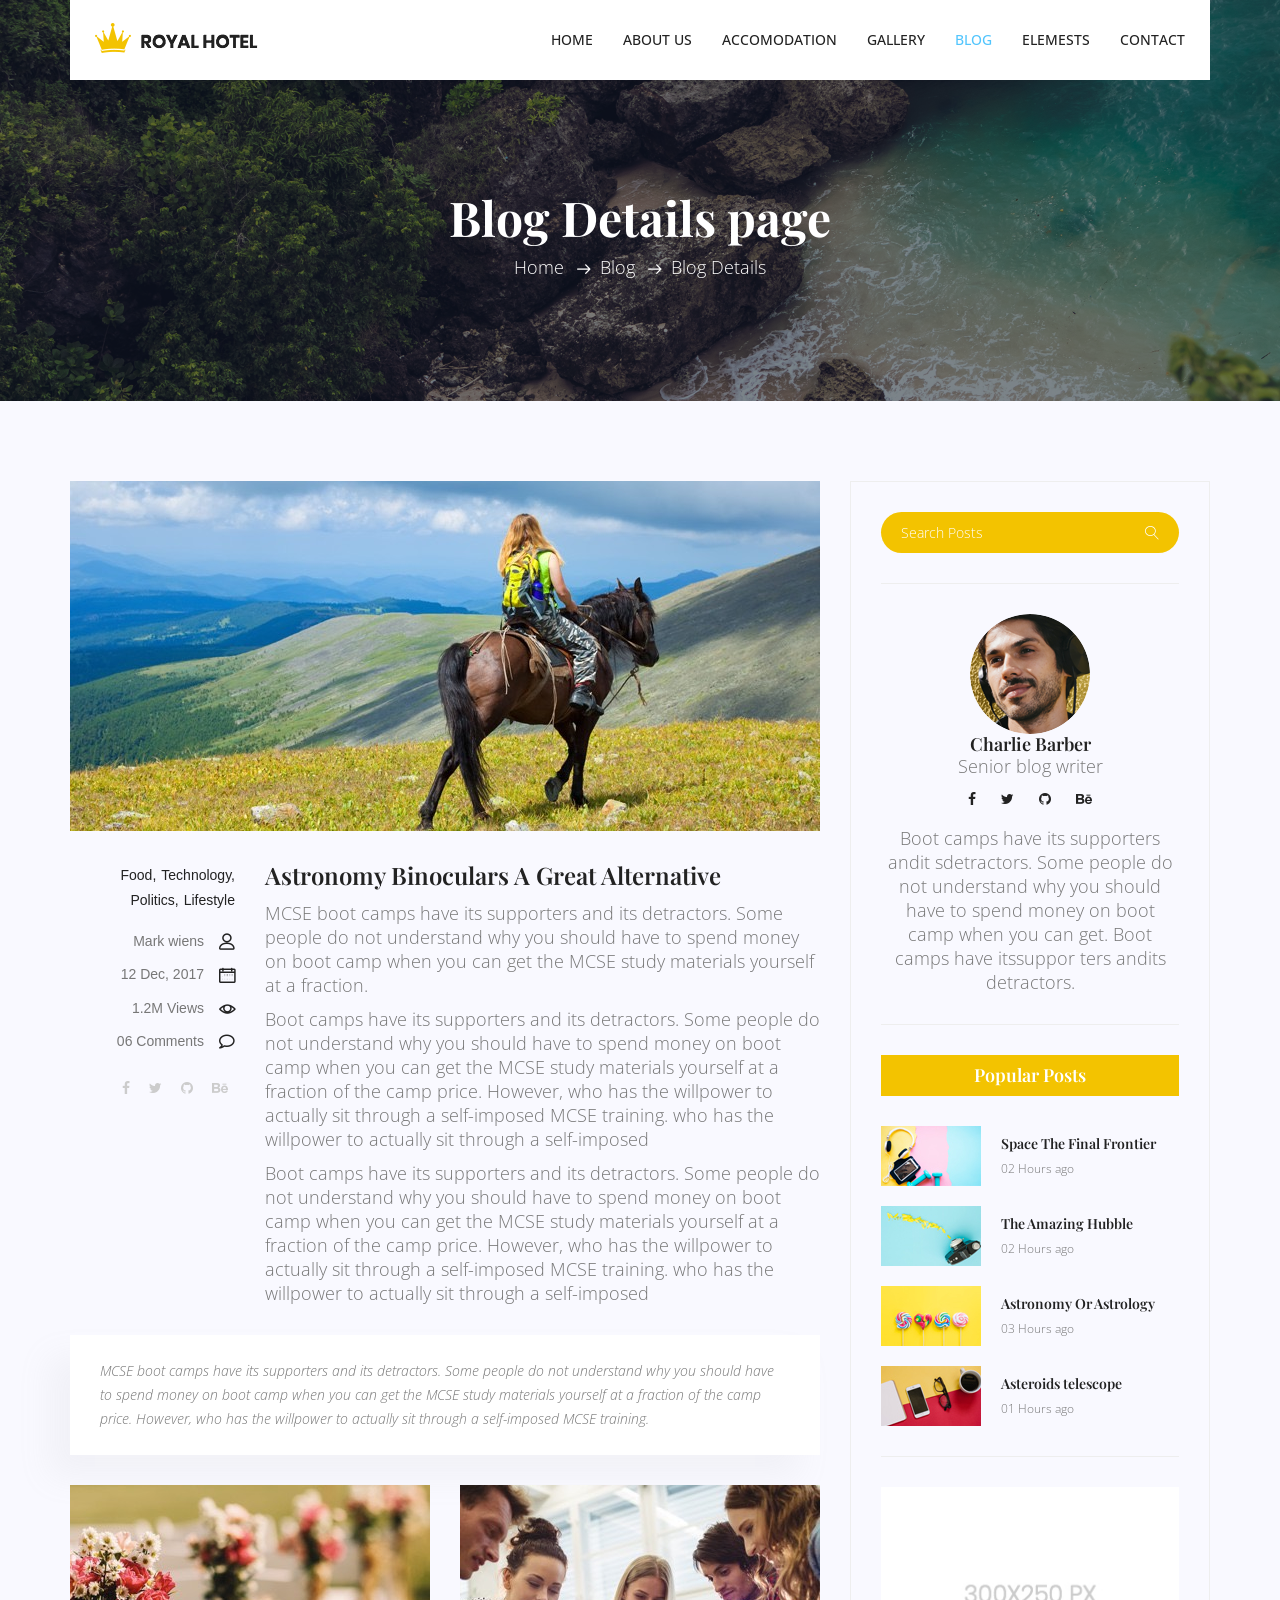
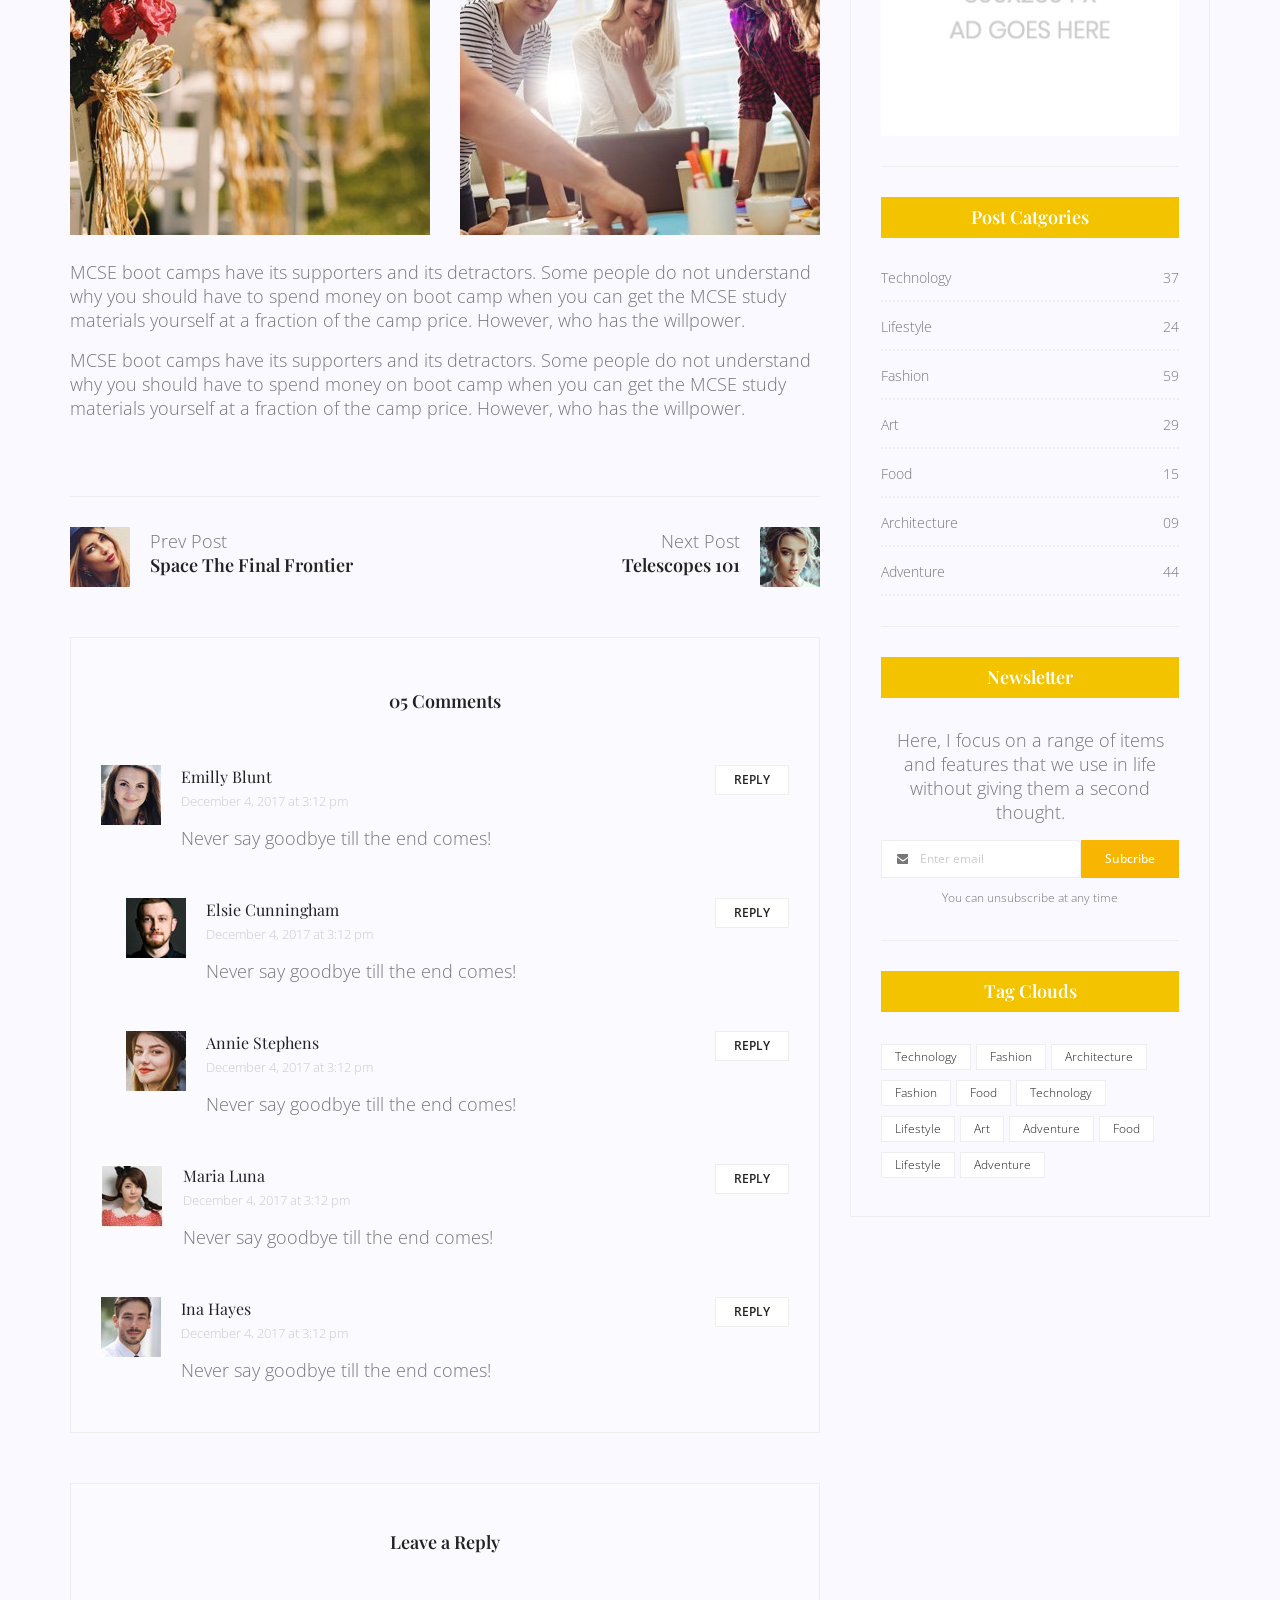
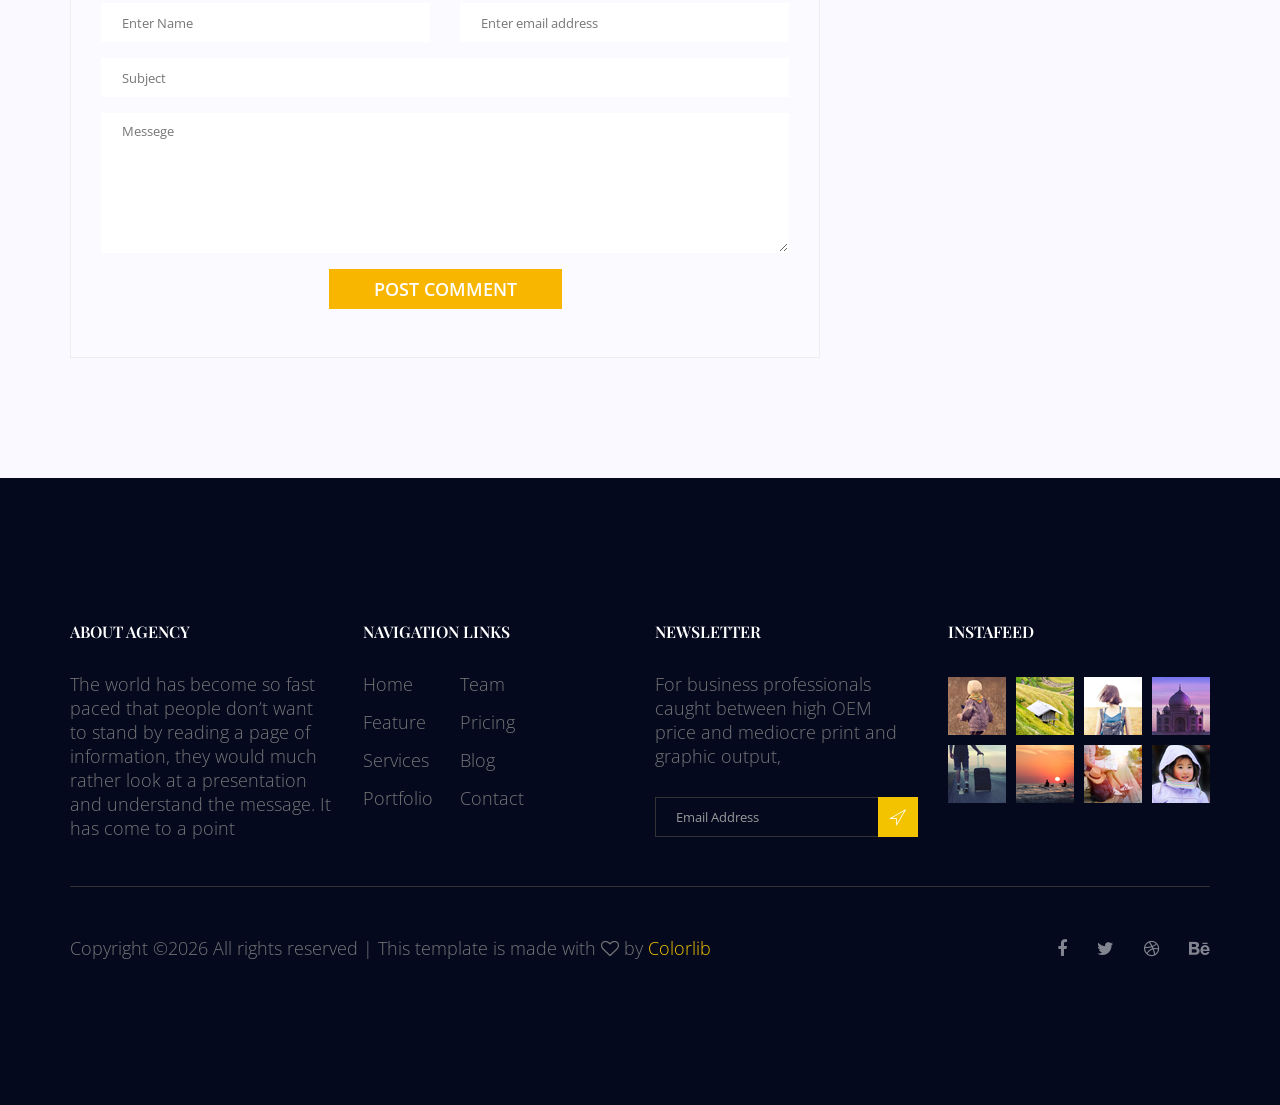
<file: blog-single.html>
<!doctype html>
<html lang="en">
    <head>
        <!-- Required meta tags -->
        <meta charset="utf-8">
        <meta name="viewport" content="width=device-width, initial-scale=1, shrink-to-fit=no">
        <link rel="icon" href="image/favicon.png" type="image/png">
        <title>Royal Hotel</title>
        <!-- Bootstrap CSS -->
        <link rel="stylesheet" href="css/bootstrap.css">
        <link rel="stylesheet" href="vendors/linericon/style.css">
        <link rel="stylesheet" href="css/font-awesome.min.css">
        <link rel="stylesheet" href="vendors/bootstrap-datepicker/bootstrap-datetimepicker.min.css">
        <link rel="stylesheet" href="vendors/nice-select/css/nice-select.css">
        <link rel="stylesheet" href="vendors/owl-carousel/owl.carousel.min.css">
        <!-- main css -->
        <link rel="stylesheet" href="css/style.css">
        <link rel="stylesheet" href="css/responsive.css">
    </head>
    <body>
        <!--================Header Area =================-->
        <header class="header_area">
            <div class="container">
                <nav class="navbar navbar-expand-lg navbar-light">
                    <!-- Brand and toggle get grouped for better mobile display -->
                    <a class="navbar-brand logo_h" href="index.html"><img src="image/Logo.png" alt=""></a>
                    <button class="navbar-toggler" type="button" data-toggle="collapse" data-target="#navbarSupportedContent" aria-controls="navbarSupportedContent" aria-expanded="false" aria-label="Toggle navigation">
                        <span class="icon-bar"></span>
                        <span class="icon-bar"></span>
                        <span class="icon-bar"></span>
                    </button>
                    <!-- Collect the nav links, forms, and other content for toggling -->
                    <div class="collapse navbar-collapse offset" id="navbarSupportedContent">
                        <ul class="nav navbar-nav menu_nav ml-auto">
                            <li class="nav-item"><a class="nav-link" href="index.html">Home</a></li> 
                            <li class="nav-item"><a class="nav-link" href="about.html">About us</a></li>
                            <li class="nav-item"><a class="nav-link" href="accomodation.html">Accomodation</a></li>
                            <li class="nav-item"><a class="nav-link" href="gallery.html">Gallery</a></li>
                            <li class="nav-item submenu dropdown active">
                                <a href="#" class="nav-link dropdown-toggle" data-toggle="dropdown" role="button" aria-haspopup="true" aria-expanded="false">Blog</a>
                                <ul class="dropdown-menu">
                                    <li class="nav-item"><a class="nav-link" href="blog.html">Blog</a></li>
                                    <li class="nav-item"><a class="nav-link" href="blog-single.html">Blog Details</a></li>
                                </ul>
                            </li> 
                            <li class="nav-item"><a class="nav-link" href="elements.html">Elemests</a></li>
                            <li class="nav-item"><a class="nav-link" href="contact.html">Contact</a></li>
                        </ul>
                    </div> 
                </nav>
            </div>
        </header>
        <!--================Header Area =================-->
        
        <!--================Breadcrumb Area =================-->
        <section class="breadcrumb_area blog_banner_two">
            <div class="overlay bg-parallax" data-stellar-ratio="0.8" data-stellar-vertical-offset="0" data-background=""></div>
            <div class="container">
                <div class="page-cover text-center">
                    <h2 class="page-cover-tittle f_48">Blog Details page</h2>
                    <ol class="breadcrumb">
                        <li><a href="index.html">Home</a></li>
                        <li><a href="blog.html">Blog</a></li>
                        <li class="active">Blog Details</li>
                    </ol>
                </div>
            </div>
        </section>
        <!--================Breadcrumb Area =================-->
        
        <!--================Blog Area =================-->
        <section class="blog_area single-post-area">
            <div class="container">
                <div class="row">
                    <div class="col-lg-8 posts-list">
                        <div class="single-post row">
                            <div class="col-lg-12">
                                <div class="feature-img">
                                    <img class="img-fluid" src="image/blog/feature-img1.jpg" alt="">
                                </div>									
                            </div>
                            <div class="col-lg-3  col-md-3">
                                <div class="blog_info text-right">
                                    <div class="post_tag">
                                        <a href="#">Food,</a>
                                        <a href="#">Technology,</a>
                                        <a href="#">Politics,</a>
                                        <a href="#">Lifestyle</a>
                                    </div>
                                    <ul class="blog_meta list_style">
                                        <li><a href="#">Mark wiens<i class="lnr lnr-user"></i></a></li>
                                        <li><a href="#">12 Dec, 2017<i class="lnr lnr-calendar-full"></i></a></li>
                                        <li><a href="#">1.2M Views<i class="lnr lnr-eye"></i></a></li>
                                        <li><a href="#">06 Comments<i class="lnr lnr-bubble"></i></a></li>
                                    </ul>
                                    <ul class="social-links">
                                        <li><a href="#"><i class="fa fa-facebook"></i></a></li>
                                        <li><a href="#"><i class="fa fa-twitter"></i></a></li>
                                        <li><a href="#"><i class="fa fa-github"></i></a></li>
                                        <li><a href="#"><i class="fa fa-behance"></i></a></li>
                                    </ul>
                                </div>
                            </div>
                            <div class="col-lg-9 col-md-9 blog_details">
                                <h2>Astronomy Binoculars A Great Alternative</h2>
                                <p class="excert">
                                    MCSE boot camps have its supporters and its detractors. Some people do not understand why you should have to spend money on boot camp when you can get the MCSE study materials yourself at a fraction.
                                </p>
                                <p>
                                    Boot camps have its supporters and its detractors. Some people do not understand why you should have to spend money on boot camp when you can get the MCSE study materials yourself at a fraction of the camp price. However, who has the willpower to actually sit through a self-imposed MCSE training. who has the willpower to actually sit through a self-imposed
                                </p>
                                <p>
                                    Boot camps have its supporters and its detractors. Some people do not understand why you should have to spend money on boot camp when you can get the MCSE study materials yourself at a fraction of the camp price. However, who has the willpower to actually sit through a self-imposed MCSE training. who has the willpower to actually sit through a self-imposed
                                </p>
                            </div>
                            <div class="col-lg-12">
                                <div class="quotes">
                                    MCSE boot camps have its supporters and its detractors. Some people do not understand why you should have to spend money on boot camp when you can get the MCSE study materials yourself at a fraction of the camp price. However, who has the willpower to actually sit through a self-imposed MCSE training.										
                                </div>
                                <div class="row">
                                    <div class="col-6">
                                        <img class="img-fluid" src="image/blog/post-img1.jpg" alt="">
                                    </div>
                                    <div class="col-6">
                                        <img class="img-fluid" src="image/blog/post-img2.jpg" alt="">
                                    </div>	
                                    <div class="col-lg-12 mt-25">
                                        <p>
                                            MCSE boot camps have its supporters and its detractors. Some people do not understand why you should have to spend money on boot camp when you can get the MCSE study materials yourself at a fraction of the camp price. However, who has the willpower.
                                        </p>
                                        <p>
                                            MCSE boot camps have its supporters and its detractors. Some people do not understand why you should have to spend money on boot camp when you can get the MCSE study materials yourself at a fraction of the camp price. However, who has the willpower.
                                        </p>											
                                    </div>									
                                </div>
                            </div>
                        </div>
                        <div class="navigation-area">
                            <div class="row">
                                <div class="col-lg-6 col-md-6 col-12 nav-left flex-row d-flex justify-content-start align-items-center">
                                    <div class="thumb">
                                        <a href="#"><img class="img-fluid" src="image/blog/prev.jpg" alt=""></a>
                                    </div>
                                    <div class="arrow">
                                        <a href="#"><span class="lnr text-white lnr-arrow-left"></span></a>
                                    </div>
                                    <div class="detials">
                                        <p>Prev Post</p>
                                        <a href="#"><h4>Space The Final Frontier</h4></a>
                                    </div>
                                </div>
                                <div class="col-lg-6 col-md-6 col-12 nav-right flex-row d-flex justify-content-end align-items-center">
                                    <div class="detials">
                                        <p>Next Post</p>
                                        <a href="#"><h4>Telescopes 101</h4></a>
                                    </div>
                                    <div class="arrow">
                                        <a href="#"><span class="lnr text-white lnr-arrow-right"></span></a>
                                    </div>
                                    <div class="thumb">
                                        <a href="#"><img class="img-fluid" src="image/blog/next.jpg" alt=""></a>
                                    </div>										
                                </div>									
                            </div>
                        </div>
                        <div class="comments-area">
                            <h4>05 Comments</h4>
                            <div class="comment-list">
                                <div class="single-comment justify-content-between d-flex">
                                    <div class="user justify-content-between d-flex">
                                        <div class="thumb">
                                            <img src="image/blog/c1.jpg" alt="">
                                        </div>
                                        <div class="desc">
                                            <h5><a href="#">Emilly Blunt</a></h5>
                                            <p class="date">December 4, 2017 at 3:12 pm </p>
                                            <p class="comment">
                                                Never say goodbye till the end comes!
                                            </p>
                                        </div>
                                    </div>
                                    <div class="reply-btn">
                                           <a href="" class="btn-reply text-uppercase">reply</a> 
                                    </div>
                                </div>
                            </div>	
                            <div class="comment-list left-padding">
                                <div class="single-comment justify-content-between d-flex">
                                    <div class="user justify-content-between d-flex">
                                        <div class="thumb">
                                            <img src="image/blog/c2.jpg" alt="">
                                        </div>
                                        <div class="desc">
                                            <h5><a href="#">Elsie Cunningham</a></h5>
                                            <p class="date">December 4, 2017 at 3:12 pm </p>
                                            <p class="comment">
                                                Never say goodbye till the end comes!
                                            </p>
                                        </div>
                                    </div>
                                    <div class="reply-btn">
                                           <a href="" class="btn-reply text-uppercase">reply</a> 
                                    </div>
                                </div>
                            </div>	
                            <div class="comment-list left-padding">
                                <div class="single-comment justify-content-between d-flex">
                                    <div class="user justify-content-between d-flex">
                                        <div class="thumb">
                                            <img src="image/blog/c3.jpg" alt="">
                                        </div>
                                        <div class="desc">
                                            <h5><a href="#">Annie Stephens</a></h5>
                                            <p class="date">December 4, 2017 at 3:12 pm </p>
                                            <p class="comment">
                                                Never say goodbye till the end comes!
                                            </p>
                                        </div>
                                    </div>
                                    <div class="reply-btn">
                                           <a href="" class="btn-reply text-uppercase">reply</a> 
                                    </div>
                                </div>
                            </div>	
                            <div class="comment-list">
                                <div class="single-comment justify-content-between d-flex">
                                    <div class="user justify-content-between d-flex">
                                        <div class="thumb">
                                            <img src="image/blog/c4.jpg" alt="">
                                        </div>
                                        <div class="desc">
                                            <h5><a href="#">Maria Luna</a></h5>
                                            <p class="date">December 4, 2017 at 3:12 pm </p>
                                            <p class="comment">
                                                Never say goodbye till the end comes!
                                            </p>
                                        </div>
                                    </div>
                                    <div class="reply-btn">
                                           <a href="" class="btn-reply text-uppercase">reply</a> 
                                    </div>
                                </div>
                            </div>	
                            <div class="comment-list">
                                <div class="single-comment justify-content-between d-flex">
                                    <div class="user justify-content-between d-flex">
                                        <div class="thumb">
                                            <img src="image/blog/c5.jpg" alt="">
                                        </div>
                                        <div class="desc">
                                            <h5><a href="#">Ina Hayes</a></h5>
                                            <p class="date">December 4, 2017 at 3:12 pm </p>
                                            <p class="comment">
                                                Never say goodbye till the end comes!
                                            </p>
                                        </div>
                                    </div>
                                    <div class="reply-btn">
                                           <a href="" class="btn-reply text-uppercase">reply</a> 
                                    </div>
                                </div>
                            </div>	                                             				
                        </div>
                        <div class="comment-form">
                            <h4>Leave a Reply</h4>
                            <form>
                                <div class="form-group form-inline">
                                  <div class="form-group col-lg-6 col-md-6 name">
                                    <input type="text" class="form-control" id="name" placeholder="Enter Name" onfocus="this.placeholder = ''" onblur="this.placeholder = 'Enter Name'">
                                  </div>
                                  <div class="form-group col-lg-6 col-md-6 email">
                                    <input type="email" class="form-control" id="email" placeholder="Enter email address" onfocus="this.placeholder = ''" onblur="this.placeholder = 'Enter email address'">
                                  </div>										
                                </div>
                                <div class="form-group">
                                    <input type="text" class="form-control" id="subject" placeholder="Subject" onfocus="this.placeholder = ''" onblur="this.placeholder = 'Subject'">
                                </div>
                                <div class="form-group">
                                    <textarea class="form-control mb-10" rows="5" name="message" placeholder="Messege" onfocus="this.placeholder = ''" onblur="this.placeholder = 'Messege'" required=""></textarea>
                                </div>
                                <a href="#" class="primary-btn button_hover">Post Comment</a>	
                            </form>
                        </div>
                    </div>
                    <div class="col-lg-4">
                        <div class="blog_right_sidebar">
                            <aside class="single_sidebar_widget search_widget">
                                <div class="input-group">
                                    <input type="text" class="form-control" placeholder="Search Posts">
                                    <span class="input-group-btn">
                                        <button class="btn btn-default" type="button"><i class="lnr lnr-magnifier"></i></button>
                                    </span>
                                </div><!-- /input-group -->
                                <div class="br"></div>
                            </aside>
                            <aside class="single_sidebar_widget author_widget">
                                <img class="author_img rounded-circle" src="image/blog/author.png" alt="">
                                <h4>Charlie Barber</h4>
                                <p>Senior blog writer</p>
                                <div class="social_icon">
                                    <a href="#"><i class="fa fa-facebook"></i></a>
                                    <a href="#"><i class="fa fa-twitter"></i></a>
                                    <a href="#"><i class="fa fa-github"></i></a>
                                    <a href="#"><i class="fa fa-behance"></i></a>
                                </div>
                                <p>Boot camps have its supporters andit sdetractors. Some people do not understand why you should have to spend money on boot camp when you can get. Boot camps have itssuppor ters andits detractors.</p>
                                <div class="br"></div>
                            </aside>
                            <aside class="single_sidebar_widget popular_post_widget">
                                <h3 class="widget_title">Popular Posts</h3>
                                <div class="media post_item">
                                    <img src="image/blog/post1.jpg" alt="post">
                                    <div class="media-body">
                                        <a href="blog-details.html"><h3>Space The Final Frontier</h3></a>
                                        <p>02 Hours ago</p>
                                    </div>
                                </div>
                                <div class="media post_item">
                                    <img src="image/blog/post2.jpg" alt="post">
                                    <div class="media-body">
                                        <a href="blog-details.html"><h3>The Amazing Hubble</h3></a>
                                        <p>02 Hours ago</p>
                                    </div>
                                </div>
                                <div class="media post_item">
                                    <img src="image/blog/post3.jpg" alt="post">
                                    <div class="media-body">
                                        <a href="blog-details.html"><h3>Astronomy Or Astrology</h3></a>
                                        <p>03 Hours ago</p>
                                    </div>
                                </div>
                                <div class="media post_item">
                                    <img src="image/blog/post4.jpg" alt="post">
                                    <div class="media-body">
                                        <a href="blog-details.html"><h3>Asteroids telescope</h3></a>
                                        <p>01 Hours ago</p>
                                    </div>
                                </div>
                                <div class="br"></div>
                            </aside>
                            <aside class="single_sidebar_widget ads_widget">
                                <a href="#"><img class="img-fluid" src="image/blog/add.jpg" alt=""></a>
                                <div class="br"></div>
                            </aside>
                            <aside class="single_sidebar_widget post_category_widget">
                                <h4 class="widget_title">Post Catgories</h4>
                                <ul class="list_style cat-list">
                                    <li>
                                        <a href="#" class="d-flex justify-content-between">
                                            <p>Technology</p>
                                            <p>37</p>
                                        </a>
                                    </li>
                                    <li>
                                        <a href="#" class="d-flex justify-content-between">
                                            <p>Lifestyle</p>
                                            <p>24</p>
                                        </a>
                                    </li>
                                    <li>
                                        <a href="#" class="d-flex justify-content-between">
                                            <p>Fashion</p>
                                            <p>59</p>
                                        </a>
                                    </li>
                                    <li>
                                        <a href="#" class="d-flex justify-content-between">
                                            <p>Art</p>
                                            <p>29</p>
                                        </a>
                                    </li>
                                    <li>
                                        <a href="#" class="d-flex justify-content-between">
                                            <p>Food</p>
                                            <p>15</p>
                                        </a>
                                    </li>
                                    <li>
                                        <a href="#" class="d-flex justify-content-between">
                                            <p>Architecture</p>
                                            <p>09</p>
                                        </a>
                                    </li>
                                    <li>
                                        <a href="#" class="d-flex justify-content-between">
                                            <p>Adventure</p>
                                            <p>44</p>
                                        </a>
                                    </li>															
                                </ul>
                                <div class="br"></div>
                            </aside>
                            <aside class="single-sidebar-widget newsletter_widget">
                                <h4 class="widget_title">Newsletter</h4>
                                <p>
                                Here, I focus on a range of items and features that we use in life without
                                giving them a second thought.
                                </p>
                                <div class="form-group d-flex flex-row">
                                    <div class="input-group">
                                        <div class="input-group-prepend">
                                            <div class="input-group-text"><i class="fa fa-envelope" aria-hidden="true"></i></div>
                                        </div>
                                        <input type="text" class="form-control" id="inlineFormInputGroup" placeholder="Enter email" onfocus="this.placeholder = ''" onblur="this.placeholder = 'Enter email'">
                                    </div>
                                    <a href="#" class="bbtns">Subcribe</a>
                                </div>	
                                <p class="text-bottom">You can unsubscribe at any time</p>	
                                <div class="br"></div>							
                            </aside>
                            <aside class="single-sidebar-widget tag_cloud_widget">
                                <h4 class="widget_title">Tag Clouds</h4>
                                <ul class="list_style">
                                    <li><a href="#">Technology</a></li>
                                    <li><a href="#">Fashion</a></li>
                                    <li><a href="#">Architecture</a></li>
                                    <li><a href="#">Fashion</a></li>
                                    <li><a href="#">Food</a></li>
                                    <li><a href="#">Technology</a></li>
                                    <li><a href="#">Lifestyle</a></li>
                                    <li><a href="#">Art</a></li>
                                    <li><a href="#">Adventure</a></li>
                                    <li><a href="#">Food</a></li>
                                    <li><a href="#">Lifestyle</a></li>
                                    <li><a href="#">Adventure</a></li>
                                </ul>
                            </aside>
                        </div>
                    </div>
                </div>
            </div>
        </section>
        <!--================Blog Area =================-->
        
        <!--================ start footer Area  =================-->	
        <footer class="footer-area section_gap">
            <div class="container">
                <div class="row">
                    <div class="col-lg-3  col-md-6 col-sm-6">
                        <div class="single-footer-widget">
                            <h6 class="footer_title">About Agency</h6>
                            <p>The world has become so fast paced that people don’t want to stand by reading a page of information, they would much rather look at a presentation and understand the message. It has come to a point </p>
                        </div>
                    </div>
                    <div class="col-lg-3 col-md-6 col-sm-6">
                        <div class="single-footer-widget">
                            <h6 class="footer_title">Navigation Links</h6>
                            <div class="row">
                                <div class="col-4">
                                    <ul class="list_style">
                                        <li><a href="#">Home</a></li>
                                        <li><a href="#">Feature</a></li>
                                        <li><a href="#">Services</a></li>
                                        <li><a href="#">Portfolio</a></li>
                                    </ul>
                                </div>
                                <div class="col-4">
                                    <ul class="list_style">
                                        <li><a href="#">Team</a></li>
                                        <li><a href="#">Pricing</a></li>
                                        <li><a href="#">Blog</a></li>
                                        <li><a href="#">Contact</a></li>
                                    </ul>
                                </div>										
                            </div>							
                        </div>
                    </div>							
                    <div class="col-lg-3 col-md-6 col-sm-6">
                        <div class="single-footer-widget">
                            <h6 class="footer_title">Newsletter</h6>
                            <p>For business professionals caught between high OEM price and mediocre print and graphic output, </p>		
                            <div id="mc_embed_signup">
                                <form target="_blank" action="https://spondonit.us12.list-manage.com/subscribe/post?u=1462626880ade1ac87bd9c93a&amp;id=92a4423d01" method="get" class="subscribe_form relative">
                                    <div class="input-group d-flex flex-row">
                                        <input name="EMAIL" placeholder="Email Address" onfocus="this.placeholder = ''" onblur="this.placeholder = 'Email Address '" required="" type="email">
                                        <button class="btn sub-btn"><span class="lnr lnr-location"></span></button>		
                                    </div>									
                                    <div class="mt-10 info"></div>
                                </form>
                            </div>
                        </div>
                    </div>
                    <div class="col-lg-3 col-md-6 col-sm-6">
                        <div class="single-footer-widget instafeed">
                            <h6 class="footer_title">InstaFeed</h6>
                            <ul class="list_style instafeed d-flex flex-wrap">
                                <li><img src="image/instagram/Image-01.jpg" alt=""></li>
                                <li><img src="image/instagram/Image-02.jpg" alt=""></li>
                                <li><img src="image/instagram/Image-03.jpg" alt=""></li>
                                <li><img src="image/instagram/Image-04.jpg" alt=""></li>
                                <li><img src="image/instagram/Image-05.jpg" alt=""></li>
                                <li><img src="image/instagram/Image-06.jpg" alt=""></li>
                                <li><img src="image/instagram/Image-07.jpg" alt=""></li>
                                <li><img src="image/instagram/Image-08.jpg" alt=""></li>
                            </ul>
                        </div>
                    </div>						
                </div>
                <div class="border_line"></div>
                <div class="row footer-bottom d-flex justify-content-between align-items-center">
                    <p class="col-lg-8 col-sm-12 footer-text m-0"><!-- Link back to Colorlib can't be removed. Template is licensed under CC BY 3.0. -->
Copyright &copy;<script>document.write(new Date().getFullYear());</script> All rights reserved | This template is made with <i class="fa fa-heart-o" aria-hidden="true"></i> by <a href="https://colorlib.com" target="_blank">Colorlib</a>
<!-- Link back to Colorlib can't be removed. Template is licensed under CC BY 3.0. --></p>
                    <div class="col-lg-4 col-sm-12 footer-social">
                        <a href="#"><i class="fa fa-facebook"></i></a>
                        <a href="#"><i class="fa fa-twitter"></i></a>
                        <a href="#"><i class="fa fa-dribbble"></i></a>
                        <a href="#"><i class="fa fa-behance"></i></a>
                    </div>
                </div>
            </div>
        </footer>
		<!--================ End footer Area  =================-->
        
        
        <!-- Optional JavaScript -->
        <!-- jQuery first, then Popper.js, then Bootstrap JS -->
        <script src="js/jquery-3.2.1.min.js"></script>
        <script src="js/popper.js"></script>
        <script src="js/bootstrap.min.js"></script>
        <script src="vendors/owl-carousel/owl.carousel.min.js"></script>
        <script src="js/jquery.ajaxchimp.min.js"></script>
        <script src="vendors/bootstrap-datepicker/bootstrap-datetimepicker.min.js"></script>
        <script src="vendors/nice-select/js/jquery.nice-select.js"></script>
        <script src="js/mail-script.js"></script>
        <script src="js/stellar.js"></script>
        <script src="vendors/lightbox/simpleLightbox.min.js"></script>
        <script src="js/custom.js"></script>
    </body>
</html>
</file>
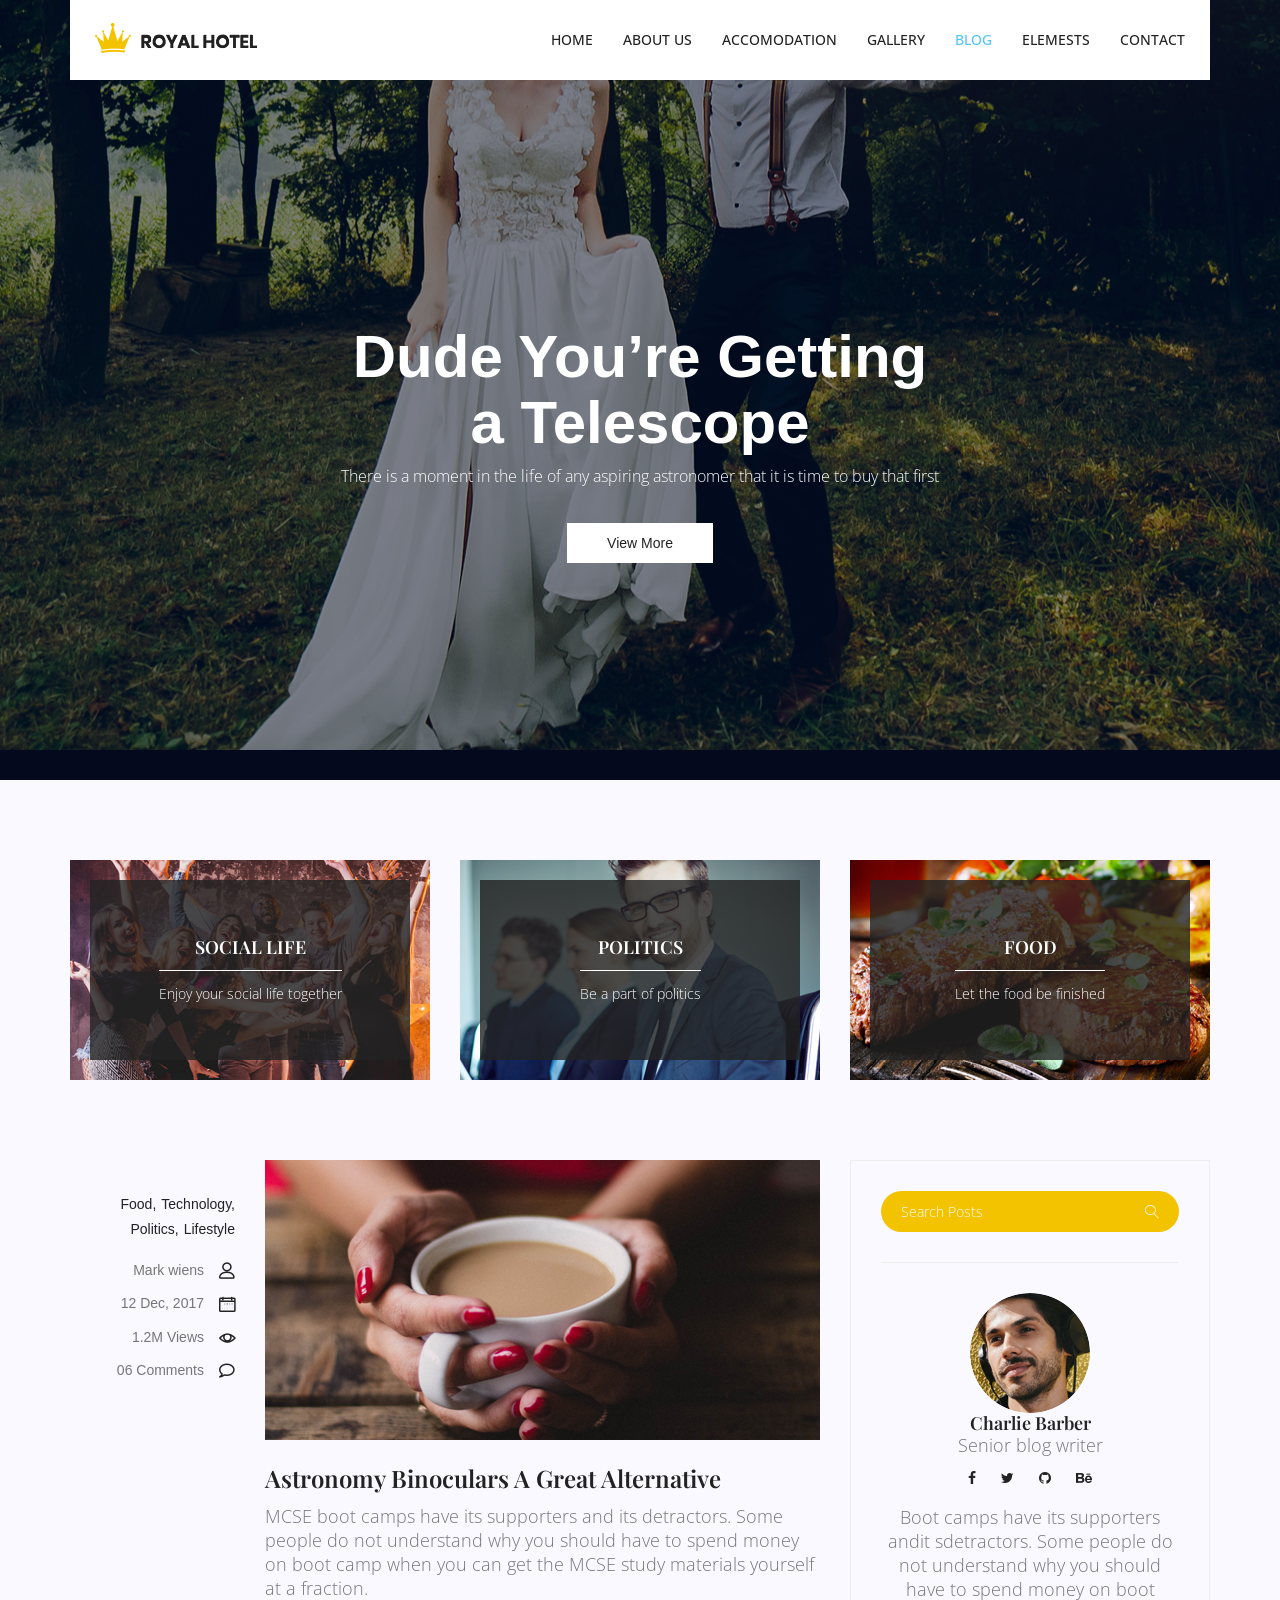
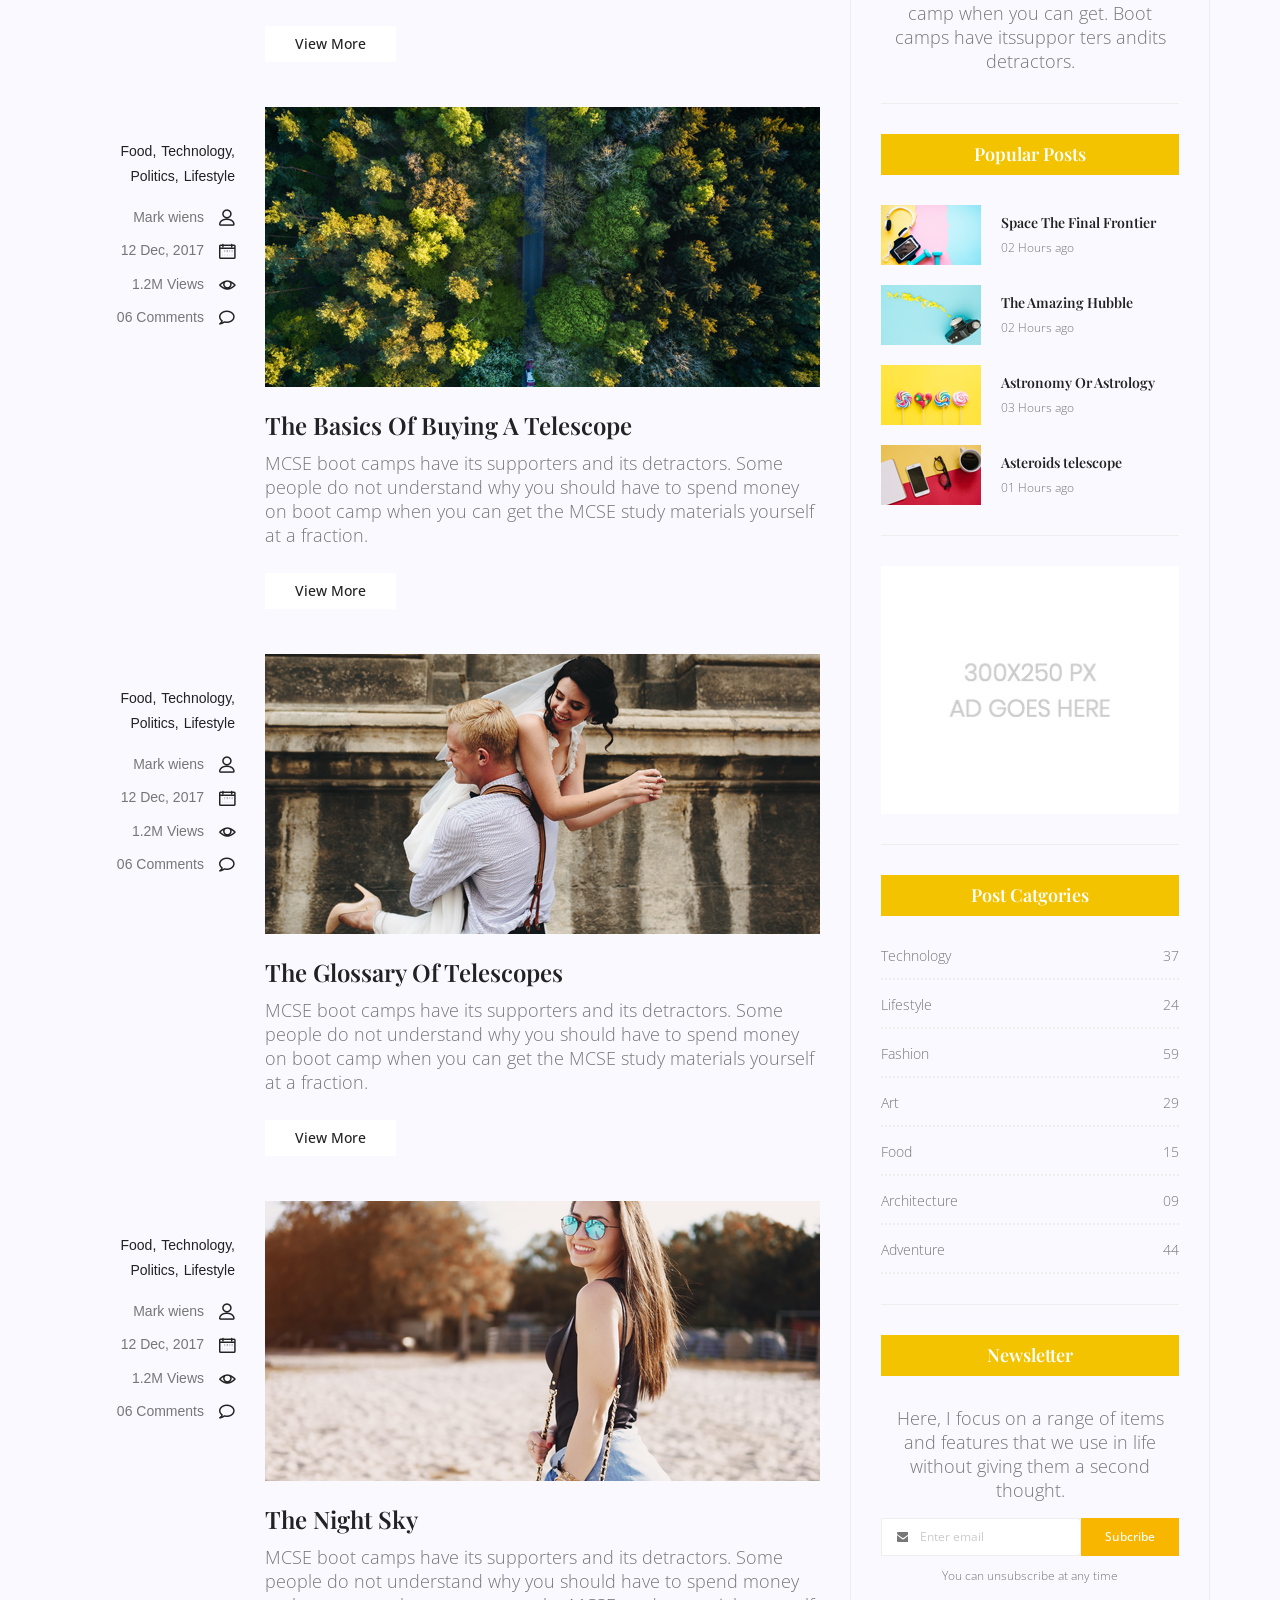
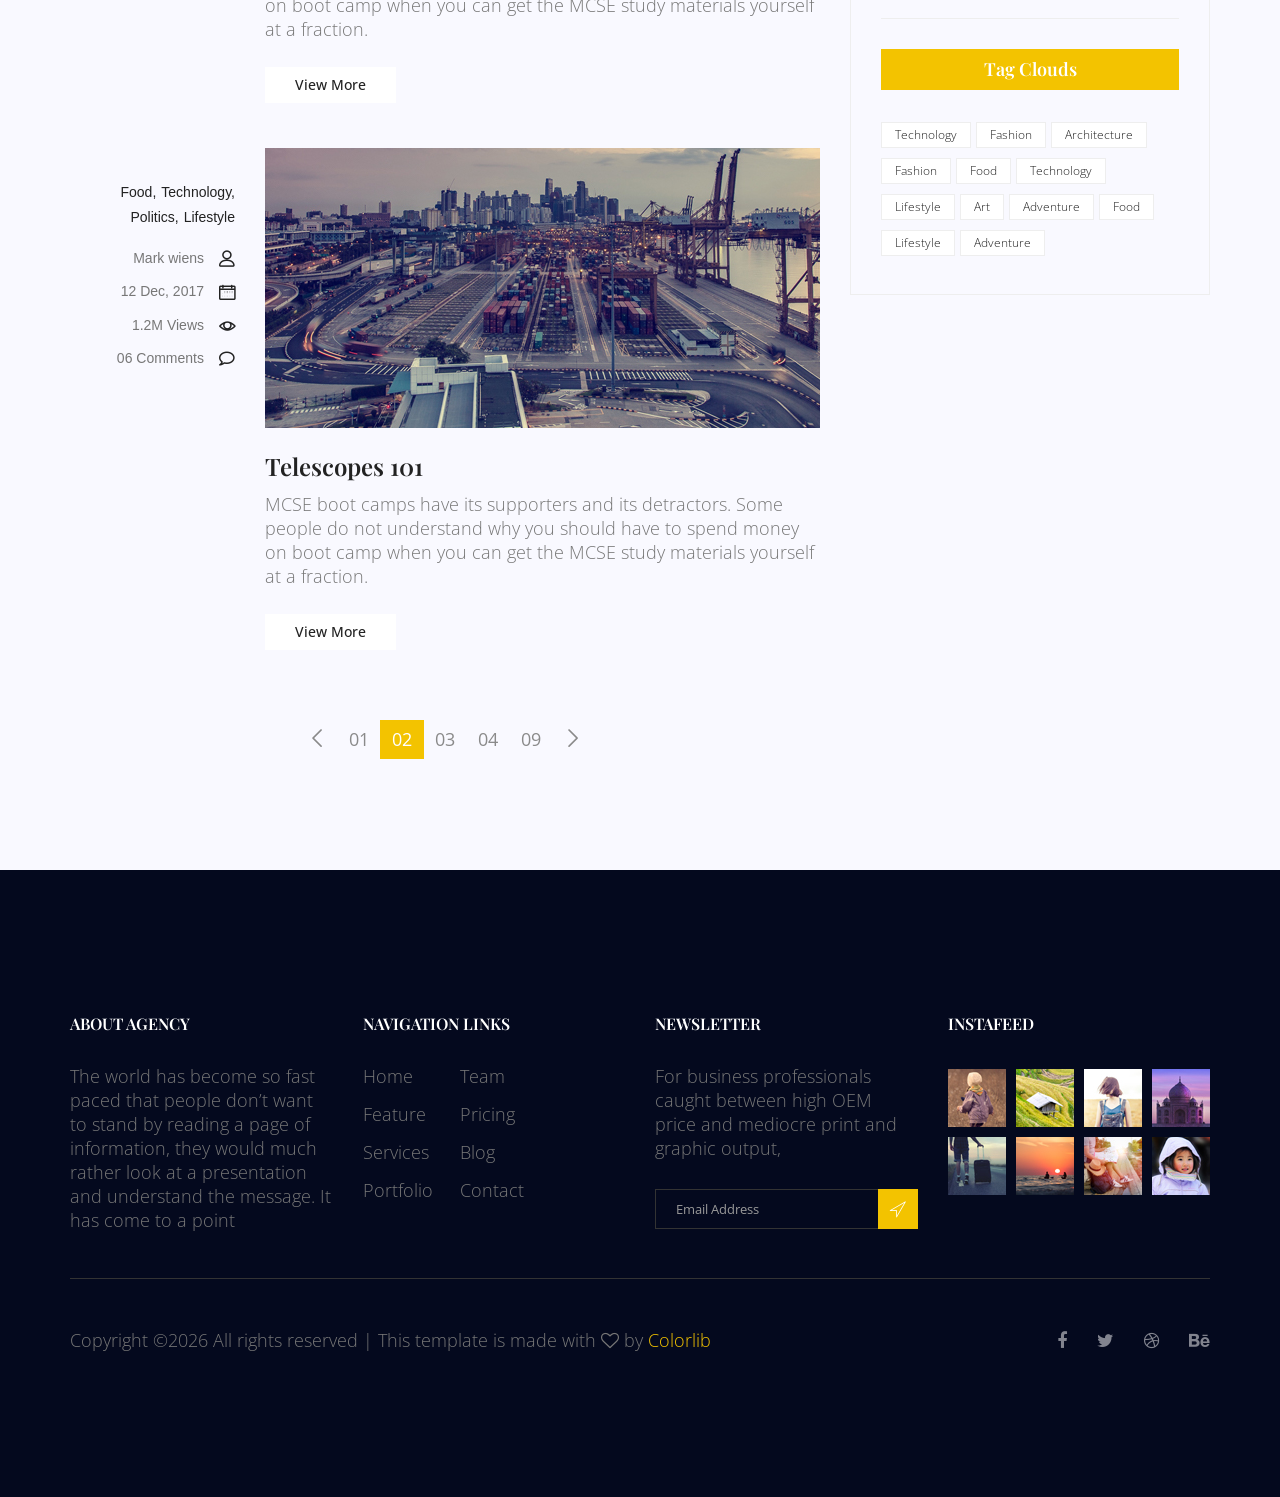
<file: blog.html>
<!doctype html>
<html lang="en">
    <head>
        <!-- Required meta tags -->
        <meta charset="utf-8">
        <meta name="viewport" content="width=device-width, initial-scale=1, shrink-to-fit=no">
        <link rel="icon" href="image/favicon.png" type="image/png">
        <title>PRUEBA</title>
        <!-- Bootstrap CSS -->
        <link rel="stylesheet" href="css/bootstrap.css">
        <link rel="stylesheet" href="vendors/linericon/style.css">
        <link rel="stylesheet" href="css/font-awesome.min.css">
        <link rel="stylesheet" href="vendors/owl-carousel/owl.carousel.min.css">
        <link rel="stylesheet" href="vendors/bootstrap-datepicker/bootstrap-datetimepicker.min.css">
        <link rel="stylesheet" href="vendors/nice-select/css/nice-select.css">
        <link rel="stylesheet" href="vendors/owl-carousel/owl.carousel.min.css">
        <!-- main css -->
        <link rel="stylesheet" href="css/style.css">
        <link rel="stylesheet" href="css/responsive.css">
    </head>
    <body>
        <!--================Header Area =================-->
        <header class="header_area">
            <div class="container">
                <nav class="navbar navbar-expand-lg navbar-light">
                    <!-- Brand and toggle get grouped for better mobile display -->
                    <a class="navbar-brand logo_h" href="index.html"><img src="image/Logo.png" alt=""></a>
                    <button class="navbar-toggler" type="button" data-toggle="collapse" data-target="#navbarSupportedContent" aria-controls="navbarSupportedContent" aria-expanded="false" aria-label="Toggle navigation">
                        <span class="icon-bar"></span>
                        <span class="icon-bar"></span>
                        <span class="icon-bar"></span>
                    </button>
                    <!-- Collect the nav links, forms, and other content for toggling -->
                    <div class="collapse navbar-collapse offset" id="navbarSupportedContent">
                        <ul class="nav navbar-nav menu_nav ml-auto">
                            <li class="nav-item"><a class="nav-link" href="index.html">Home</a></li> 
                            <li class="nav-item"><a class="nav-link" href="about.html">About us</a></li>
                            <li class="nav-item"><a class="nav-link" href="accomodation.html">Accomodation</a></li>
                            <li class="nav-item"><a class="nav-link" href="gallery.html">Gallery</a></li>
                            <li class="nav-item submenu dropdown active">
                                <a href="#" class="nav-link dropdown-toggle" data-toggle="dropdown" role="button" aria-haspopup="true" aria-expanded="false">Blog</a>
                                <ul class="dropdown-menu">
                                    <li class="nav-item"><a class="nav-link" href="blog.html">Blog</a></li>
                                    <li class="nav-item"><a class="nav-link" href="blog-single.html">Blog Details</a></li>
                                </ul>
                            </li> 
                            <li class="nav-item"><a class="nav-link" href="elements.html">Elemests</a></li>
                            <li class="nav-item"><a class="nav-link" href="contact.html">Contact</a></li>
                        </ul>
                    </div> 
                </nav>
            </div>
        </header>
        <!--================Header Area =================-->
        
        <!--================Banner Area =================-->
        <section class="banner_area blog_banner d_flex align-items-center">
            <div class="overlay bg-parallax" data-stellar-ratio="0.9" data-stellar-vertical-offset="0" data-background=""></div>
            <div class="container">
                <div class="banner_content text-center">
                    <h4>Dude You’re Getting <br />a Telescope</h4>
                    <p>There is a moment in the life of any aspiring astronomer that it is time to buy that first</p>
                    <a href="#" class="btn white_btn button_hover">View More</a>
                </div>
            </div>
        </section>
        <!--================Banner Area =================-->
        
        <!--================Blog Categorie Area =================-->
        <section class="blog_categorie_area">
            <div class="container">
                <div class="row">
                    <div class="col-lg-4">
                        <div class="categories_post">
                            <img src="image/blog/cat-post/cat-post-3.jpg" alt="post">
                            <div class="categories_details">
                                <div class="categories_text">
                                    <a href="blog-details.html"><h5>Social Life</h5></a>
                                    <div class="border_line"></div>
                                    <p>Enjoy your social life together</p>
                                </div>
                            </div>
                        </div>
                    </div>
                    <div class="col-lg-4">
                        <div class="categories_post">
                            <img src="image/blog/cat-post/cat-post-2.jpg" alt="post">
                            <div class="categories_details">
                                <div class="categories_text">
                                    <a href="blog-details.html"><h5>Politics</h5></a>
                                    <div class="border_line"></div>
                                    <p>Be a part of politics</p>
                                </div>
                            </div>
                        </div>
                    </div>
                    <div class="col-lg-4">
                        <div class="categories_post">
                            <img src="image/blog/cat-post/cat-post-1.jpg" alt="post">
                            <div class="categories_details">
                                <div class="categories_text">
                                    <a href="blog-details.html"><h5>Food</h5></a>
                                    <div class="border_line"></div>
                                    <p>Let the food be finished</p>
                                </div>
                            </div>
                        </div>
                    </div>
                </div>
            </div>
        </section>
        <!--================Blog Categorie Area =================-->
        
        <!--================Blog Area =================-->
        <section class="blog_area">
            <div class="container">
                <div class="row">
                    <div class="col-lg-8">
                        <div class="blog_left_sidebar">
                            <article class="row blog_item">
                               <div class="col-md-3">
                                   <div class="blog_info text-right">
                                        <div class="post_tag">
                                            <a href="#">Food,</a>
                                            <a href="#">Technology,</a>
                                            <a href="#">Politics,</a>
                                            <a href="#">Lifestyle</a>
                                        </div>
                                        <ul class="blog_meta list_style">
                                            <li><a href="#">Mark wiens<i class="lnr lnr-user"></i></a></li>
                                            <li><a href="#">12 Dec, 2017<i class="lnr lnr-calendar-full"></i></a></li>
                                            <li><a href="#">1.2M Views<i class="lnr lnr-eye"></i></a></li>
                                            <li><a href="#">06 Comments<i class="lnr lnr-bubble"></i></a></li>
                                        </ul>
                                    </div>
                               </div>
                                <div class="col-md-9">
                                    <div class="blog_post">
                                        <img src="image/blog/main-blog/m-blog-1.jpg" alt="">
                                        <div class="blog_details">
                                            <a href="#"><h2>Astronomy Binoculars A Great Alternative</h2></a>
                                            <p>MCSE boot camps have its supporters and its detractors. Some people do not understand why you should have to spend money on boot camp when you can get the MCSE study materials yourself at a fraction.</p>
                                            <a href="#" class="view_btn button_hover">View More</a>
                                        </div>
                                    </div>
                                </div>
                            </article>
                            <article class="row blog_item">
                               <div class="col-md-3">
                                   <div class="blog_info text-right">
                                        <div class="post_tag">
                                            <a href="#">Food,</a>
                                            <a href="#">Technology,</a>
                                            <a href="#">Politics,</a>
                                            <a href="#">Lifestyle</a>
                                        </div>
                                        <ul class="blog_meta list_style">
                                            <li><a href="#">Mark wiens<i class="lnr lnr-user"></i></a></li>
                                            <li><a href="#">12 Dec, 2017<i class="lnr lnr-calendar-full"></i></a></li>
                                            <li><a href="#">1.2M Views<i class="lnr lnr-eye"></i></a></li>
                                            <li><a href="#">06 Comments<i class="lnr lnr-bubble"></i></a></li>
                                        </ul>
                                    </div>
                               </div>
                                <div class="col-md-9">
                                    <div class="blog_post">
                                        <img src="image/blog/main-blog/m-blog-2.jpg" alt="">
                                        <div class="blog_details">
                                            <a href="#"><h2>The Basics Of Buying A Telescope</h2></a>
                                            <p>MCSE boot camps have its supporters and its detractors. Some people do not understand why you should have to spend money on boot camp when you can get the MCSE study materials yourself at a fraction.</p>
                                            <a href="#" class="view_btn button_hover">View More</a>
                                        </div>
                                    </div>
                                </div>
                            </article>
                            <article class="row blog_item">
                               <div class="col-md-3">
                                   <div class="blog_info text-right">
                                        <div class="post_tag">
                                            <a href="#">Food,</a>
                                            <a href="#">Technology,</a>
                                            <a href="#">Politics,</a>
                                            <a href="#">Lifestyle</a>
                                        </div>
                                        <ul class="blog_meta list_style">
                                            <li><a href="#">Mark wiens<i class="lnr lnr-user"></i></a></li>
                                            <li><a href="#">12 Dec, 2017<i class="lnr lnr-calendar-full"></i></a></li>
                                            <li><a href="#">1.2M Views<i class="lnr lnr-eye"></i></a></li>
                                            <li><a href="#">06 Comments<i class="lnr lnr-bubble"></i></a></li>
                                        </ul>
                                    </div>
                               </div>
                                <div class="col-md-9">
                                    <div class="blog_post">
                                        <img src="image/blog/main-blog/m-blog-3.jpg" alt="">
                                        <div class="blog_details">
                                            <a href="#"><h2>The Glossary Of Telescopes</h2></a>
                                            <p>MCSE boot camps have its supporters and its detractors. Some people do not understand why you should have to spend money on boot camp when you can get the MCSE study materials yourself at a fraction.</p>
                                            <a href="#" class="view_btn button_hover">View More</a>
                                        </div>
                                    </div>
                                </div>
                            </article>
                            <article class="row blog_item">
                               <div class="col-md-3">
                                   <div class="blog_info text-right">
                                        <div class="post_tag">
                                            <a href="#">Food,</a>
                                            <a href="#">Technology,</a>
                                            <a href="#">Politics,</a>
                                            <a href="#">Lifestyle</a>
                                        </div>
                                        <ul class="blog_meta list_style">
                                            <li><a href="#">Mark wiens<i class="lnr lnr-user"></i></a></li>
                                            <li><a href="#">12 Dec, 2017<i class="lnr lnr-calendar-full"></i></a></li>
                                            <li><a href="#">1.2M Views<i class="lnr lnr-eye"></i></a></li>
                                            <li><a href="#">06 Comments<i class="lnr lnr-bubble"></i></a></li>
                                        </ul>
                                    </div>
                               </div>
                                <div class="col-md-9">
                                    <div class="blog_post">
                                        <img src="image/blog/main-blog/m-blog-4.jpg" alt="">
                                        <div class="blog_details">
                                            <a href="#"><h2>The Night Sky</h2></a>
                                            <p>MCSE boot camps have its supporters and its detractors. Some people do not understand why you should have to spend money on boot camp when you can get the MCSE study materials yourself at a fraction.</p>
                                            <a href="#" class="view_btn button_hover">View More</a>
                                        </div>
                                    </div>
                                </div>
                            </article>
                            <article class="row blog_item">
                               <div class="col-md-3">
                                   <div class="blog_info text-right">
                                        <div class="post_tag">
                                            <a href="#">Food,</a>
                                            <a href="#">Technology,</a>
                                            <a href="#">Politics,</a>
                                            <a href="#">Lifestyle</a>
                                        </div>
                                        <ul class="blog_meta list_style">
                                            <li><a href="#">Mark wiens<i class="lnr lnr-user"></i></a></li>
                                            <li><a href="#">12 Dec, 2017<i class="lnr lnr-calendar-full"></i></a></li>
                                            <li><a href="#">1.2M Views<i class="lnr lnr-eye"></i></a></li>
                                            <li><a href="#">06 Comments<i class="lnr lnr-bubble"></i></a></li>
                                        </ul>
                                    </div>
                               </div>
                                <div class="col-md-9">
                                    <div class="blog_post">
                                        <img src="image/blog/main-blog/m-blog-5.jpg" alt="">
                                        <div class="blog_details">
                                            <a href="#"><h2>Telescopes 101</h2></a>
                                            <p>MCSE boot camps have its supporters and its detractors. Some people do not understand why you should have to spend money on boot camp when you can get the MCSE study materials yourself at a fraction.</p>
                                            <a href="#" class="view_btn button_hover">View More</a>
                                        </div>
                                    </div>
                                </div>
                            </article>
                            <nav class="blog-pagination justify-content-center d-flex">
		                        <ul class="pagination">
		                            <li class="page-item">
		                                <a href="#" class="page-link" aria-label="Previous">
		                                    <span aria-hidden="true">
		                                        <span class="lnr lnr-chevron-left"></span>
		                                    </span>
		                                </a>
		                            </li>
		                            <li class="page-item"><a href="#" class="page-link">01</a></li>
		                            <li class="page-item active"><a href="#" class="page-link">02</a></li>
		                            <li class="page-item"><a href="#" class="page-link">03</a></li>
		                            <li class="page-item"><a href="#" class="page-link">04</a></li>
		                            <li class="page-item"><a href="#" class="page-link">09</a></li>
		                            <li class="page-item">
		                                <a href="#" class="page-link" aria-label="Next">
		                                    <span aria-hidden="true">
		                                        <span class="lnr lnr-chevron-right"></span>
		                                    </span>
		                                </a>
		                            </li>
		                        </ul>
		                    </nav>
                        </div>
                    </div>
                    <div class="col-lg-4">
                        <div class="blog_right_sidebar">
                            <aside class="single_sidebar_widget search_widget">
                                <div class="input-group">
                                    <input type="text" class="form-control" placeholder="Search Posts">
                                    <span class="input-group-btn">
                                        <button class="btn btn-default" type="button"><i class="lnr lnr-magnifier"></i></button>
                                    </span>
                                </div><!-- /input-group -->
                                <div class="br"></div>
                            </aside>
                            <aside class="single_sidebar_widget author_widget">
                                <img class="author_img rounded-circle" src="image/blog/author.png" alt="">
                                <h4>Charlie Barber</h4>
                                <p>Senior blog writer</p>
                                <div class="social_icon">
                                    <a href="#"><i class="fa fa-facebook"></i></a>
                                    <a href="#"><i class="fa fa-twitter"></i></a>
                                    <a href="#"><i class="fa fa-github"></i></a>
                                    <a href="#"><i class="fa fa-behance"></i></a>
                                </div>
                                <p>Boot camps have its supporters andit sdetractors. Some people do not understand why you should have to spend money on boot camp when you can get. Boot camps have itssuppor ters andits detractors.</p>
                                <div class="br"></div>
                            </aside>
                            <aside class="single_sidebar_widget popular_post_widget">
                                <h3 class="widget_title">Popular Posts</h3>
                                <div class="media post_item">
                                    <img src="image/blog/post1.jpg" alt="post">
                                    <div class="media-body">
                                        <a href="blog-details.html"><h3>Space The Final Frontier</h3></a>
                                        <p>02 Hours ago</p>
                                    </div>
                                </div>
                                <div class="media post_item">
                                    <img src="image/blog/post2.jpg" alt="post">
                                    <div class="media-body">
                                        <a href="blog-details.html"><h3>The Amazing Hubble</h3></a>
                                        <p>02 Hours ago</p>
                                    </div>
                                </div>
                                <div class="media post_item">
                                    <img src="image/blog/post3.jpg" alt="post">
                                    <div class="media-body">
                                        <a href="blog-details.html"><h3>Astronomy Or Astrology</h3></a>
                                        <p>03 Hours ago</p>
                                    </div>
                                </div>
                                <div class="media post_item">
                                    <img src="image/blog/post4.jpg" alt="post">
                                    <div class="media-body">
                                        <a href="blog-details.html"><h3>Asteroids telescope</h3></a>
                                        <p>01 Hours ago</p>
                                    </div>
                                </div>
                                <div class="br"></div>
                            </aside>
                            <aside class="single_sidebar_widget ads_widget">
                                <a href="#"><img class="img-fluid" src="image/blog/add.jpg" alt=""></a>
                                <div class="br"></div>
                            </aside>
                            <aside class="single_sidebar_widget post_category_widget">
                                <h4 class="widget_title">Post Catgories</h4>
                                <ul class="list_style cat-list">
                                    <li>
                                        <a href="#" class="d-flex justify-content-between">
                                            <p>Technology</p>
                                            <p>37</p>
                                        </a>
                                    </li>
                                    <li>
                                        <a href="#" class="d-flex justify-content-between">
                                            <p>Lifestyle</p>
                                            <p>24</p>
                                        </a>
                                    </li>
                                    <li>
                                        <a href="#" class="d-flex justify-content-between">
                                            <p>Fashion</p>
                                            <p>59</p>
                                        </a>
                                    </li>
                                    <li>
                                        <a href="#" class="d-flex justify-content-between">
                                            <p>Art</p>
                                            <p>29</p>
                                        </a>
                                    </li>
                                    <li>
                                        <a href="#" class="d-flex justify-content-between">
                                            <p>Food</p>
                                            <p>15</p>
                                        </a>
                                    </li>
                                    <li>
                                        <a href="#" class="d-flex justify-content-between">
                                            <p>Architecture</p>
                                            <p>09</p>
                                        </a>
                                    </li>
                                    <li>
                                        <a href="#" class="d-flex justify-content-between">
                                            <p>Adventure</p>
                                            <p>44</p>
                                        </a>
                                    </li>															
                                </ul>
                                <div class="br"></div>
                            </aside>
                            <aside class="single-sidebar-widget newsletter_widget">
                                <h4 class="widget_title">Newsletter</h4>
                                <p>
                                Here, I focus on a range of items and features that we use in life without
                                giving them a second thought.
                                </p>
                                <div class="form-group d-flex flex-row">
                                    <div class="input-group">
                                        <div class="input-group-prepend">
                                            <div class="input-group-text"><i class="fa fa-envelope" aria-hidden="true"></i></div>
                                        </div>
                                        <input type="text" class="form-control" id="inlineFormInputGroup" placeholder="Enter email" onfocus="this.placeholder = ''" onblur="this.placeholder = 'Enter email'">
                                    </div>
                                    <a href="#" class="bbtns">Subcribe</a>
                                </div>	
                                <p class="text-bottom">You can unsubscribe at any time</p>	
                                <div class="br"></div>							
                            </aside>
                            <aside class="single-sidebar-widget tag_cloud_widget">
                                <h4 class="widget_title">Tag Clouds</h4>
                                <ul class="list_style">
                                    <li><a href="#">Technology</a></li>
                                    <li><a href="#">Fashion</a></li>
                                    <li><a href="#">Architecture</a></li>
                                    <li><a href="#">Fashion</a></li>
                                    <li><a href="#">Food</a></li>
                                    <li><a href="#">Technology</a></li>
                                    <li><a href="#">Lifestyle</a></li>
                                    <li><a href="#">Art</a></li>
                                    <li><a href="#">Adventure</a></li>
                                    <li><a href="#">Food</a></li>
                                    <li><a href="#">Lifestyle</a></li>
                                    <li><a href="#">Adventure</a></li>
                                </ul>
                            </aside>
                        </div>
                    </div>
                </div>
            </div>
        </section>
        <!--================Blog Area =================-->
        
        
        <!--================ start footer Area  =================-->	
        <footer class="footer-area section_gap">
            <div class="container">
                <div class="row">
                    <div class="col-lg-3  col-md-6 col-sm-6">
                        <div class="single-footer-widget">
                            <h6 class="footer_title">About Agency</h6>
                            <p>The world has become so fast paced that people don’t want to stand by reading a page of information, they would much rather look at a presentation and understand the message. It has come to a point </p>
                        </div>
                    </div>
                    <div class="col-lg-3 col-md-6 col-sm-6">
                        <div class="single-footer-widget">
                            <h6 class="footer_title">Navigation Links</h6>
                            <div class="row">
                                <div class="col-4">
                                    <ul class="list_style">
                                        <li><a href="#">Home</a></li>
                                        <li><a href="#">Feature</a></li>
                                        <li><a href="#">Services</a></li>
                                        <li><a href="#">Portfolio</a></li>
                                    </ul>
                                </div>
                                <div class="col-4">
                                    <ul class="list_style">
                                        <li><a href="#">Team</a></li>
                                        <li><a href="#">Pricing</a></li>
                                        <li><a href="#">Blog</a></li>
                                        <li><a href="#">Contact</a></li>
                                    </ul>
                                </div>										
                            </div>							
                        </div>
                    </div>							
                    <div class="col-lg-3 col-md-6 col-sm-6">
                        <div class="single-footer-widget">
                            <h6 class="footer_title">Newsletter</h6>
                            <p>For business professionals caught between high OEM price and mediocre print and graphic output, </p>		
                            <div id="mc_embed_signup">
                                <form target="_blank" action="https://spondonit.us12.list-manage.com/subscribe/post?u=1462626880ade1ac87bd9c93a&amp;id=92a4423d01" method="get" class="subscribe_form relative">
                                    <div class="input-group d-flex flex-row">
                                        <input name="EMAIL" placeholder="Email Address" onfocus="this.placeholder = ''" onblur="this.placeholder = 'Email Address '" required="" type="email">
                                        <button class="btn sub-btn"><span class="lnr lnr-location"></span></button>		
                                    </div>									
                                    <div class="mt-10 info"></div>
                                </form>
                            </div>
                        </div>
                    </div>
                    <div class="col-lg-3 col-md-6 col-sm-6">
                        <div class="single-footer-widget instafeed">
                            <h6 class="footer_title">InstaFeed</h6>
                            <ul class="list_style instafeed d-flex flex-wrap">
                                <li><img src="image/instagram/Image-01.jpg" alt=""></li>
                                <li><img src="image/instagram/Image-02.jpg" alt=""></li>
                                <li><img src="image/instagram/Image-03.jpg" alt=""></li>
                                <li><img src="image/instagram/Image-04.jpg" alt=""></li>
                                <li><img src="image/instagram/Image-05.jpg" alt=""></li>
                                <li><img src="image/instagram/Image-06.jpg" alt=""></li>
                                <li><img src="image/instagram/Image-07.jpg" alt=""></li>
                                <li><img src="image/instagram/Image-08.jpg" alt=""></li>
                            </ul>
                        </div>
                    </div>						
                </div>
                <div class="border_line"></div>
                <div class="row footer-bottom d-flex justify-content-between align-items-center">
                    <p class="col-lg-8 col-sm-12 footer-text m-0"><!-- Link back to Colorlib can't be removed. Template is licensed under CC BY 3.0. -->
Copyright &copy;<script>document.write(new Date().getFullYear());</script> All rights reserved | This template is made with <i class="fa fa-heart-o" aria-hidden="true"></i> by <a href="https://colorlib.com" target="_blank">Colorlib</a>
<!-- Link back to Colorlib can't be removed. Template is licensed under CC BY 3.0. --></p>
                    <div class="col-lg-4 col-sm-12 footer-social">
                        <a href="#"><i class="fa fa-facebook"></i></a>
                        <a href="#"><i class="fa fa-twitter"></i></a>
                        <a href="#"><i class="fa fa-dribbble"></i></a>
                        <a href="#"><i class="fa fa-behance"></i></a>
                    </div>
                </div>
            </div>
        </footer>
		<!--================ End footer Area  =================-->
        
        
        <!-- Optional JavaScript -->
        <!-- jQuery first, then Popper.js, then Bootstrap JS -->
        <script src="js/jquery-3.2.1.min.js"></script>
        <script src="js/popper.js"></script>
        <script src="js/bootstrap.min.js"></script>
        <script src="vendors/owl-carousel/owl.carousel.min.js"></script>
        <script src="js/jquery.ajaxchimp.min.js"></script>
        <script src="js/mail-script.js"></script>
        <script src="vendors/bootstrap-datepicker/bootstrap-datetimepicker.min.js"></script>
        <script src="vendors/nice-select/js/jquery.nice-select.js"></script>
        <script src="js/mail-script.js"></script>
        <script src="js/stellar.js"></script>
        <script src="vendors/lightbox/simpleLightbox.min.js"></script>
        <script src="js/custom.js"></script>
    </body>
</html>
</file>
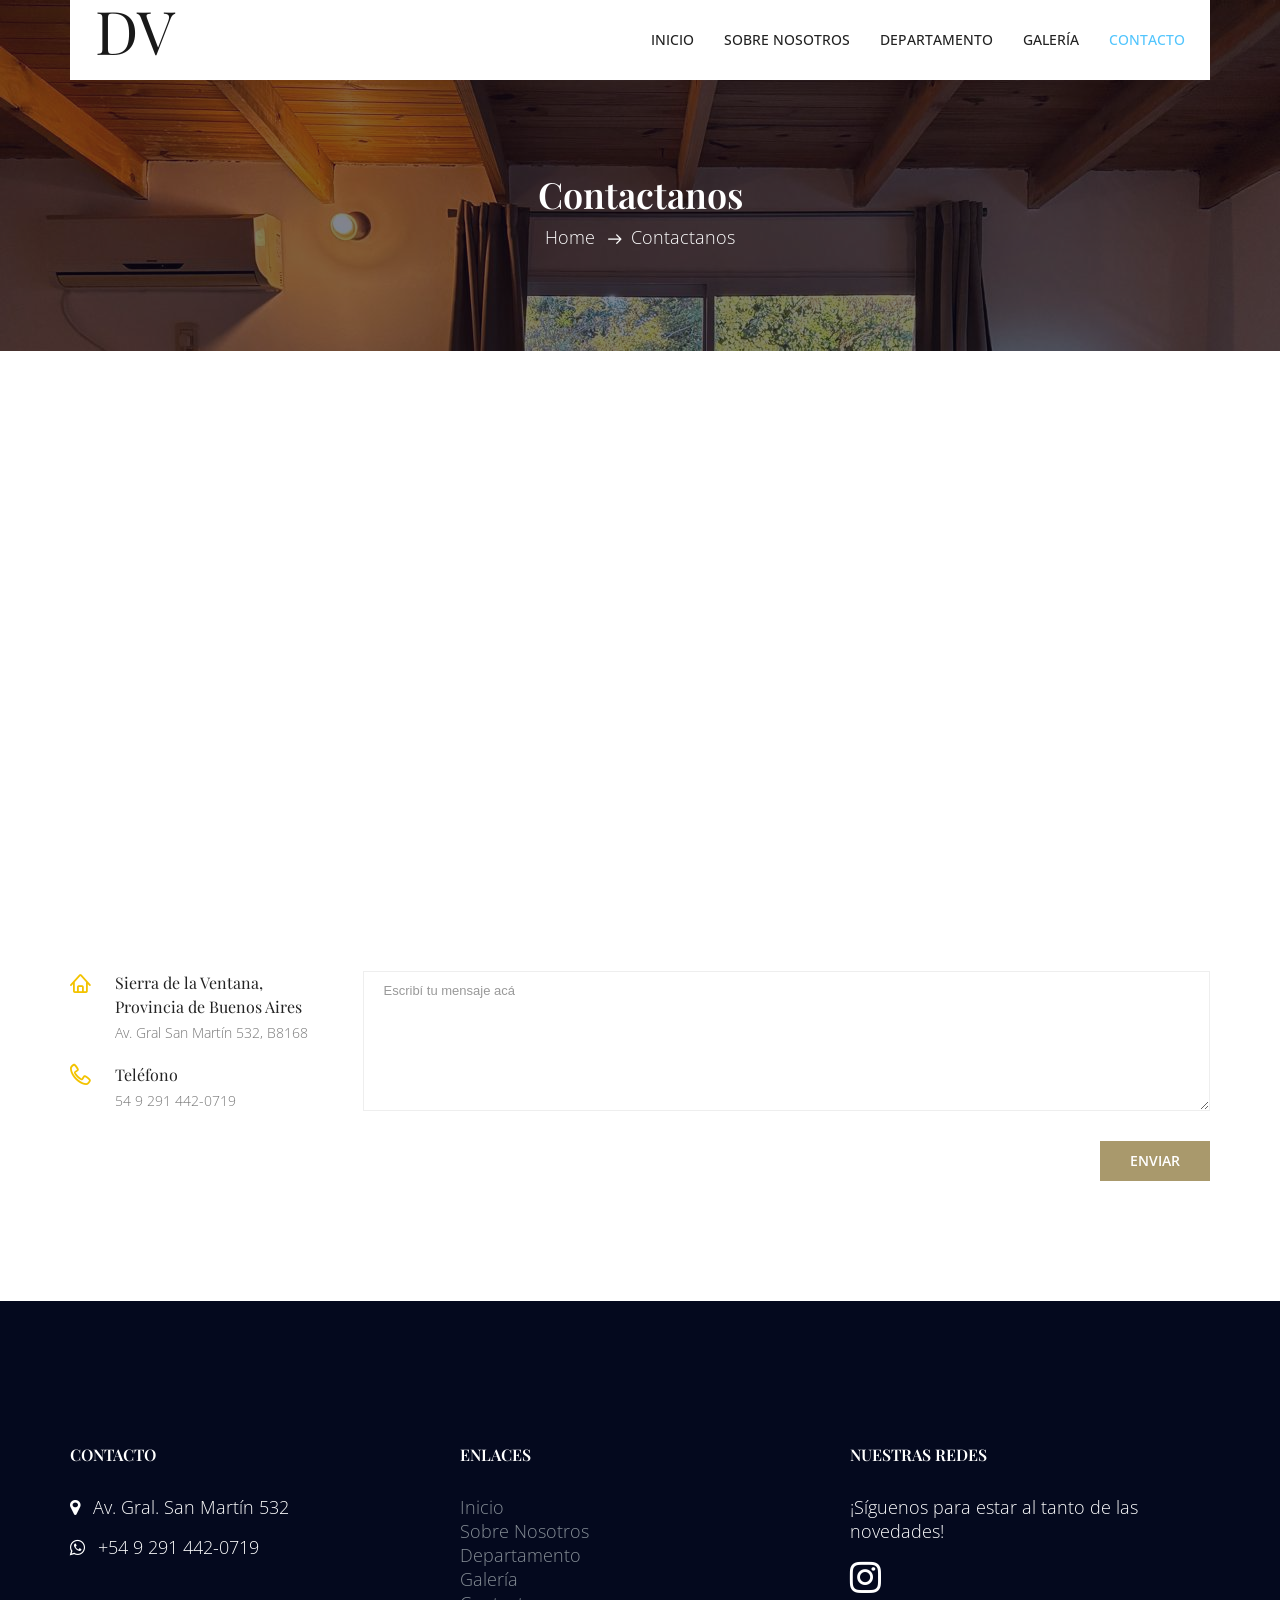
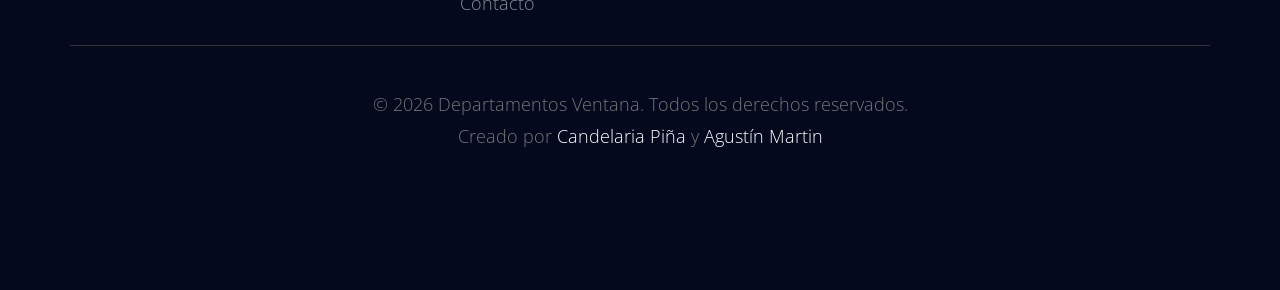
<file: contact.html>
<!doctype html>
<html lang="en">

<head>
    <!-- Required meta tags -->
    <meta charset="utf-8">
    <meta name="viewport" content="width=device-width, initial-scale=1, shrink-to-fit=no">
    <link rel="apple-touch-icon" sizes="180x180" href="image/apple-touch-icon.png">
    <link rel="icon" type="image/png" sizes="32x32" href="image/favicon-32x32.png">
    <link rel="icon" type="image/png" sizes="16x16" href="image/favicon-16x16.png">
    <link rel="manifest" href="image/site.webmanifest">
    <title>Departamentos Ventana - Contacto</title>
    <meta name="description" content="Departamentos Ventana - Contacto">
    <meta name="keywords" content="Departamentos, Ventana, Contacto, Alojamiento, Turismo">
    <!-- Bootstrap CSS -->
    <link rel="stylesheet" href="css/bootstrap.css">
    <link rel="stylesheet" href="vendors/linericon/style.css">
    <link rel="stylesheet" href="css/font-awesome.min.css">
    <link rel="stylesheet" href="vendors/bootstrap-datepicker/bootstrap-datetimepicker.min.css">
    <link rel="stylesheet" href="vendors/nice-select/css/nice-select.css">
    <link rel="stylesheet" href="vendors/owl-carousel/owl.carousel.min.css">
    <!-- main css -->
    <link rel="stylesheet" href="css/style.css">
    <link rel="stylesheet" href="css/responsive.css">
</head>

<body>
    <!--================Header Area =================-->
    <header class="header_area">
        <div class="container">
            <nav class="navbar navbar-expand-lg navbar-light">
                <!-- Brand and toggle get grouped for better mobile display -->
                <a class="navbar-brand logo_h" href="index.html">
                    <p class="logoDV   ">DV</p>
                </a>
                <button class="navbar-toggler" type="button" data-toggle="collapse"
                    data-target="#navbarSupportedContent" aria-controls="navbarSupportedContent" aria-expanded="false"
                    aria-label="Toggle navigation">
                    <span class="icon-bar"></span>
                    <span class="icon-bar"></span>
                    <span class="icon-bar"></span>
                </button>
                <!-- Collect the nav links, forms, and other content for toggling -->
                <div class="collapse navbar-collapse offset" id="navbarSupportedContent">
                    <ul class="nav navbar-nav menu_nav ml-auto">
                        <li class="nav-item"><a class="nav-link" href="index.html">Inicio</a></li>
                        <li class="nav-item"><a class="nav-link" href="about.html">Sobre Nosotros</a></li>
                        <li class="nav-item"><a class="nav-link" href="accomodation.html">Departamento</a></li>
                        <li class="nav-item"><a class="nav-link" href="gallery.html">Galería</a></li>
                        <li class="nav-item active"><a class="nav-link" href="contact.html">Contacto</a></li>
                    </ul>
                </div>
            </nav>
        </div>
    </header>
    <!--================Header Area =================-->

    <!--================Breadcrumb Area =================-->
    <section class="breadcrumb_area">
        <div class="overlay bg-parallax" data-stellar-ratio="0.8" data-stellar-vertical-offset="0" data-background="">
        </div>
        <div class="container">
            <div class="page-cover text-center">
                <h2 class="page-cover-tittle">Contactanos</h2>
                <ol class="breadcrumb">
                    <li><a href="index.html">Home</a></li>
                    <li class="active">Contactanos</li>
                </ol>
            </div>
        </div>
    </section>
    <!--================Breadcrumb Area =================-->

    <!--================Contact Area =================-->
    <section class="contact_area section_gap">
        <div class="container">
            <div id="mapBox" class="mapBox">
                <iframe
                    src="https://www.google.com/maps/embed?pb=!1m18!1m12!1m3!1d3138.235057794958!2d-61.80010772473504!3d-38.13472695244877!2m3!1f0!2f0!3f0!3m2!1i1024!2i768!4f13.1!3m3!1m2!1s0x95eceeb38713eaf3%3A0x45f4d7ac61c5f401!2sDepartamentos%20Ventana!5e0!3m2!1ses!2sar!4v1750165569608!5m2!1ses!2sar"
                    width="100%" height="450" style="border:0;" allowfullscreen="" loading="lazy"
                    referrerpolicy="no-referrer-when-downgrade"></iframe>
            </div>
            <div class="row">
                <div class="col-md-3">
                    <div class="contact_info">
                        <div class="info_item">
                            <i class="lnr lnr-home"></i>
                            <h6>Sierra de la Ventana, Provincia de Buenos Aires</h6>
                            <p>Av. Gral San Martín 532, B8168</p>
                        </div>
                        <div class="info_item">
                            <i class="lnr lnr-phone-handset"></i>
                            <h6><a href="#">Teléfono</a></h6>
                            <p>54 9 291 442-0719</p>
                        </div>

                    </div>
                </div>
                <div class="col-md-9">
                    <form class="row contact_form" id="contactForm" onsubmit="enviarWhatsapp(event)">
                        <div class="col-md-12">
                            <div class="form-group">
                                <textarea class="form-control" name="message" id="message" rows="1"
                                    placeholder="Escribí tu mensaje acá"></textarea>
                            </div>
                        </div>
                        <div class="col-md-12 text-right">
                            <button type="submit" class="btn theme_btn button_hover">ENVIAR</button>
                        </div>
                    </form>
                </div>

            </div>
        </div>
    </section>
    <!--================Contact Area =================-->

    <!--================ start footer Area  =================-->
    <footer class="footer-area section_gap">
        <div class="container">
            <div class="row">
                <div class="col-lg-4 col-md-6 mb-4 mb-lg-0">
                    <h6 class="footer_title">Contacto</h6>
                    <p class="text-white"><i class="fa fa-map-marker mr-2"></i> Av. Gral. San Martín 532</p>
                    <p class="text-white"><i class="fa fa-whatsapp mr-2"></i> <a href="https://wa.me/5492914420719"
                            target="_blank" class="text-white" style="text-decoration: none;">+54 9 291 442-0719</a></p>
                </div>
                <div class="col-lg-4 col-md-6 mb-4 mb-lg-0">
                    <h6 class="footer_title">Enlaces</h6>
                    <ul class="list_style">
                        <li><a href="index.html" class="text-secondary">Inicio</a></li>
                        <li><a href="about.html" class="text-secondary">Sobre Nosotros</a></li>
                        <li><a href="accomodation.html" class="text-secondary">Departamento</a></li>
                        <li><a href="gallery.html" class="text-secondary">Galería</a></li>
                        <li><a href="contact.html" class="text-secondary">Contacto</a></li>
                    </ul>
                </div>
                <div class="col-lg-4 col-md-12">
                    <!-- Changed to col-md-12 for better stacking if needed, or keep as col-md-6 if preferred -->
                    <h6 class="footer_title">Nuestras Redes</h6>
                    <p class="text-white">¡Síguenos para estar al tanto de las novedades!</p>
                    <div>
                        <a href="https://www.instagram.com/departamentosventana/" class="text-white"><i
                                class="fa fa-instagram fa-2x"></i></a>
                    </div>
                </div>
            </div>
            <div class="border_line"></div>
            <div class="footer-bottom text-center">
                <p class="footer-text m-0">&copy;
                    <script>document.write(new Date().getFullYear());</script> Departamentos Ventana. Todos los derechos
                    reservados.
                </p>
                <p class="footer-text m-0 mt-2">
                    Creado por <a href="https://wa.me/5493513346463" target="_blank" class="text-white"
                        style="text-decoration: none;">Candelaria Piña</a> y
                    <a href="https://wa.me/5493512050889" target="_blank" class="text-white"
                        style="text-decoration: none;">Agustín Martin</a>
                </p>
            </div>
        </div>
    </footer>
    <!--================ End footer Area  =================-->


    <!--================Contact Success and Error message Area =================-->
    <div id="success" class="modal modal-message fade" role="dialog">
        <div class="modal-dialog">
            <div class="modal-content">
                <div class="modal-header">
                    <button type="button" class="close" data-dismiss="modal" aria-label="Close">
                        <i class="fa fa-close"></i>
                    </button>
                    <h2>Thank you</h2>
                    <p>Your message is successfully sent...</p>
                </div>
            </div>
        </div>
    </div>

    <!-- Modals error -->

    <div id="error" class="modal modal-message fade" role="dialog">
        <div class="modal-dialog">
            <div class="modal-content">
                <div class="modal-header">
                    <button type="button" class="close" data-dismiss="modal" aria-label="Close">
                        <i class="fa fa-close"></i>
                    </button>
                    <h2>Sorry !</h2>
                    <p> Something went wrong </p>
                </div>
            </div>
        </div>
    </div>
    <!--================End Contact Success and Error message Area =================-->


    <!-- Optional JavaScript -->
    <!-- jQuery first, then Popper.js, then Bootstrap JS -->
    <script src="js/jquery-3.2.1.min.js"></script>
    <script src="js/popper.js"></script>
    <script src="js/bootstrap.min.js"></script>
    <script src="vendors/owl-carousel/owl.carousel.min.js"></script>
    <script src="js/jquery.ajaxchimp.min.js"></script>
    <script src="vendors/bootstrap-datepicker/bootstrap-datetimepicker.min.js"></script>
    <script src="vendors/nice-select/js/jquery.nice-select.js"></script>
    <script src="js/mail-script.js"></script>
    <script src="js/stellar.js"></script>
    <script src="vendors/imagesloaded/imagesloaded.pkgd.min.js"></script>
    <script src="vendors/isotope/isotope-min.js"></script>
    <script src="js/stellar.js"></script>
    <script src="vendors/lightbox/simpleLightbox.min.js"></script>
    <!--gmaps Js-->
    <!--<script src="https://maps.googleapis.com/maps/api/js?key=AIzaSyCjCGmQ0Uq4exrzdcL6rvxywDDOvfAu6eE"></script>
        <script src="js/gmaps.min.js"></script>-->
    <!-- contact js -->
    <script src="js/jquery.form.js"></script>
    <script src="js/jquery.validate.min.js"></script>
    <!--<script src="js/contact.js"></script>-->
    <script src="js/custom.js"></script>

    <!--Scripts para el botón enviar-->
    <script>
        function enviarWhatsapp(event) {
            event.preventDefault();
            var telefono = "5492914420719";
            var mensaje = document.getElementById("message").value;
            var mensajeCodificado = encodeURIComponent(mensaje);
            var url = "https://wa.me/" + telefono + "?text=" + mensajeCodificado;
            window.open(url, "_blank");
        }
    </script>
</body>

</html>
</file>
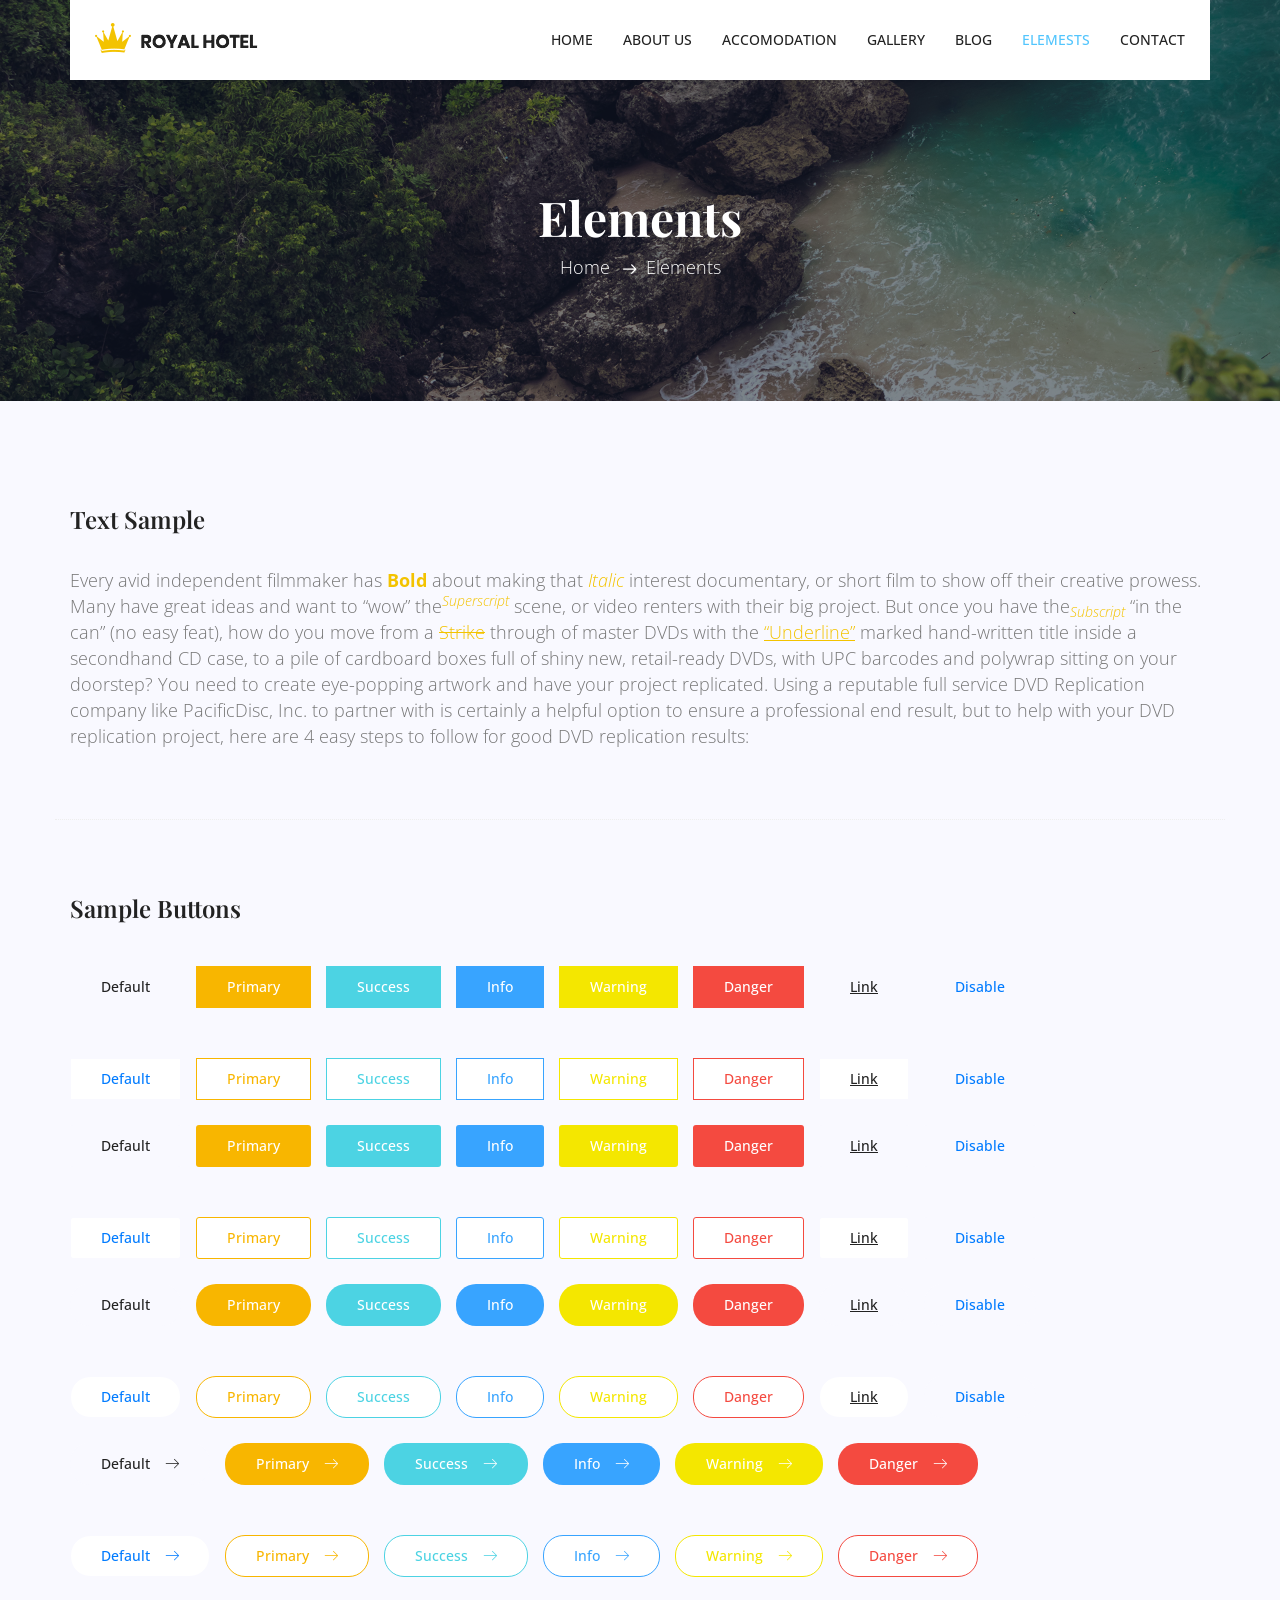
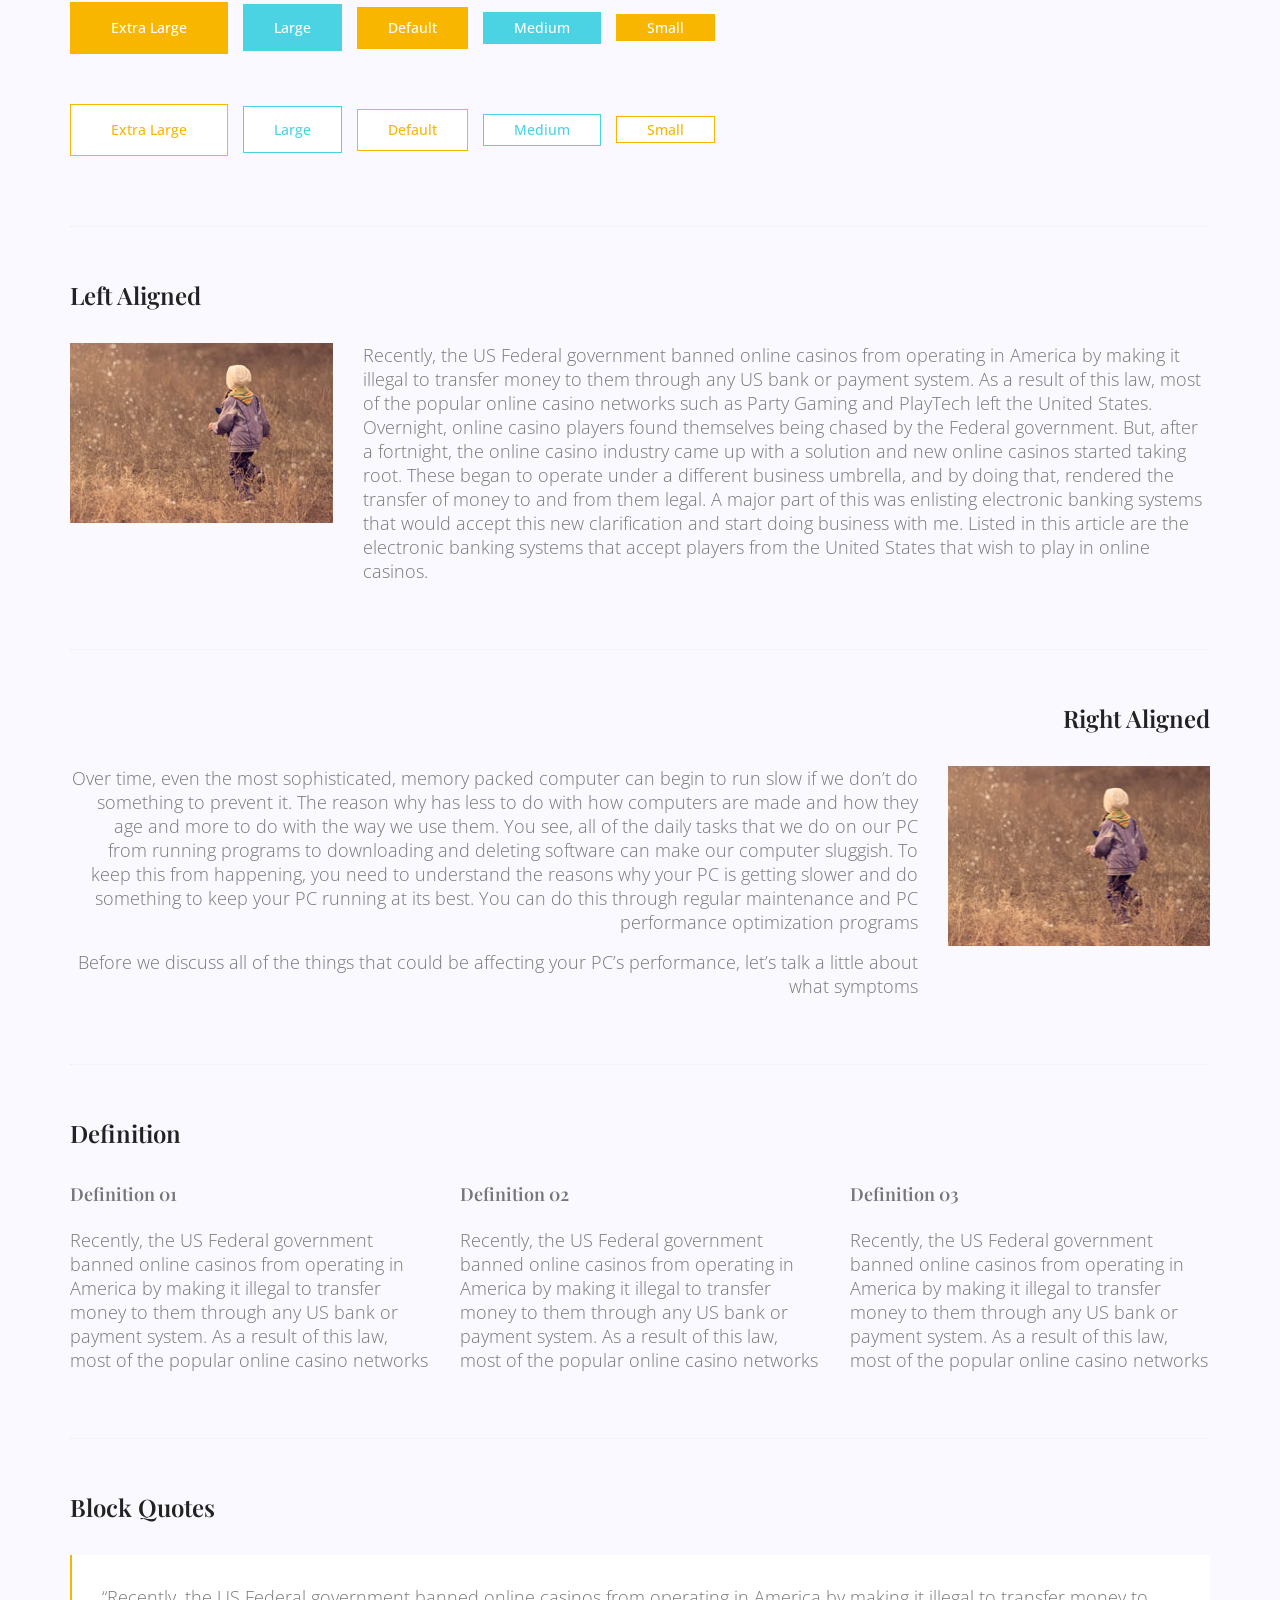
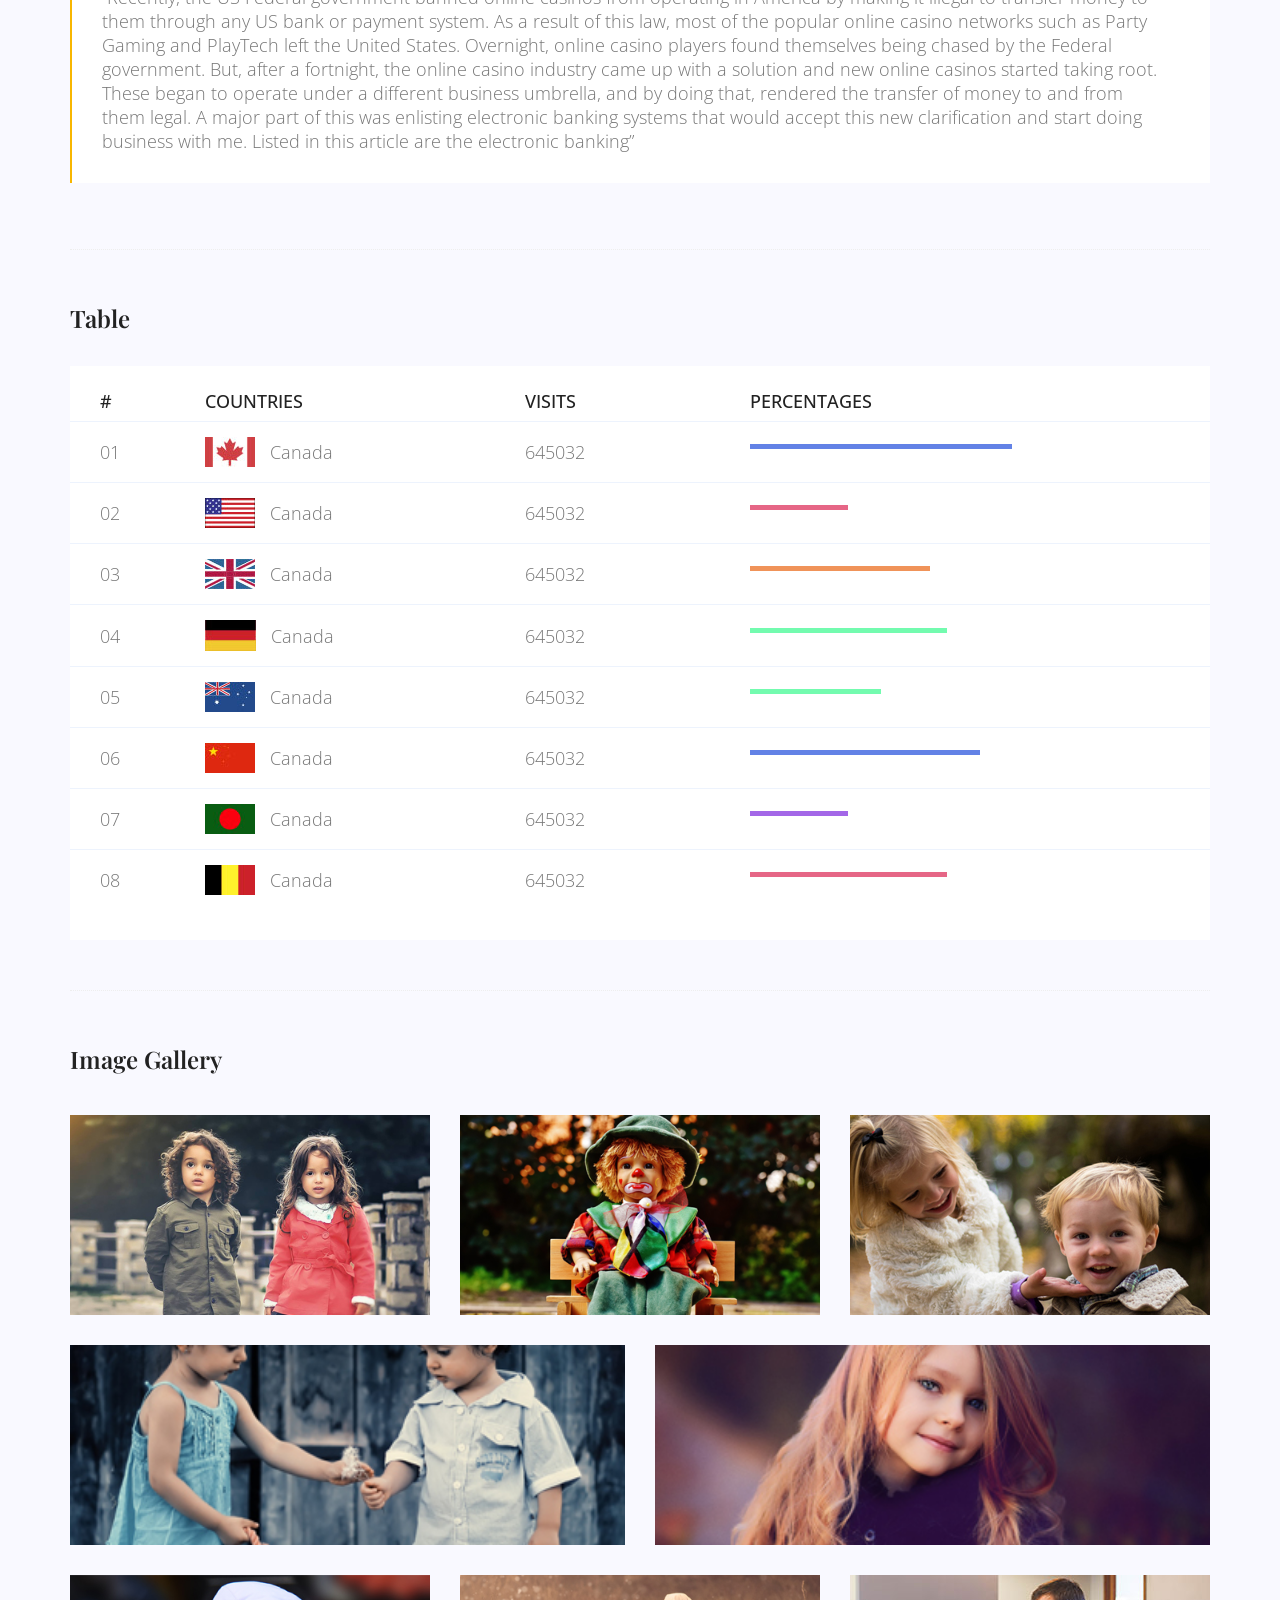
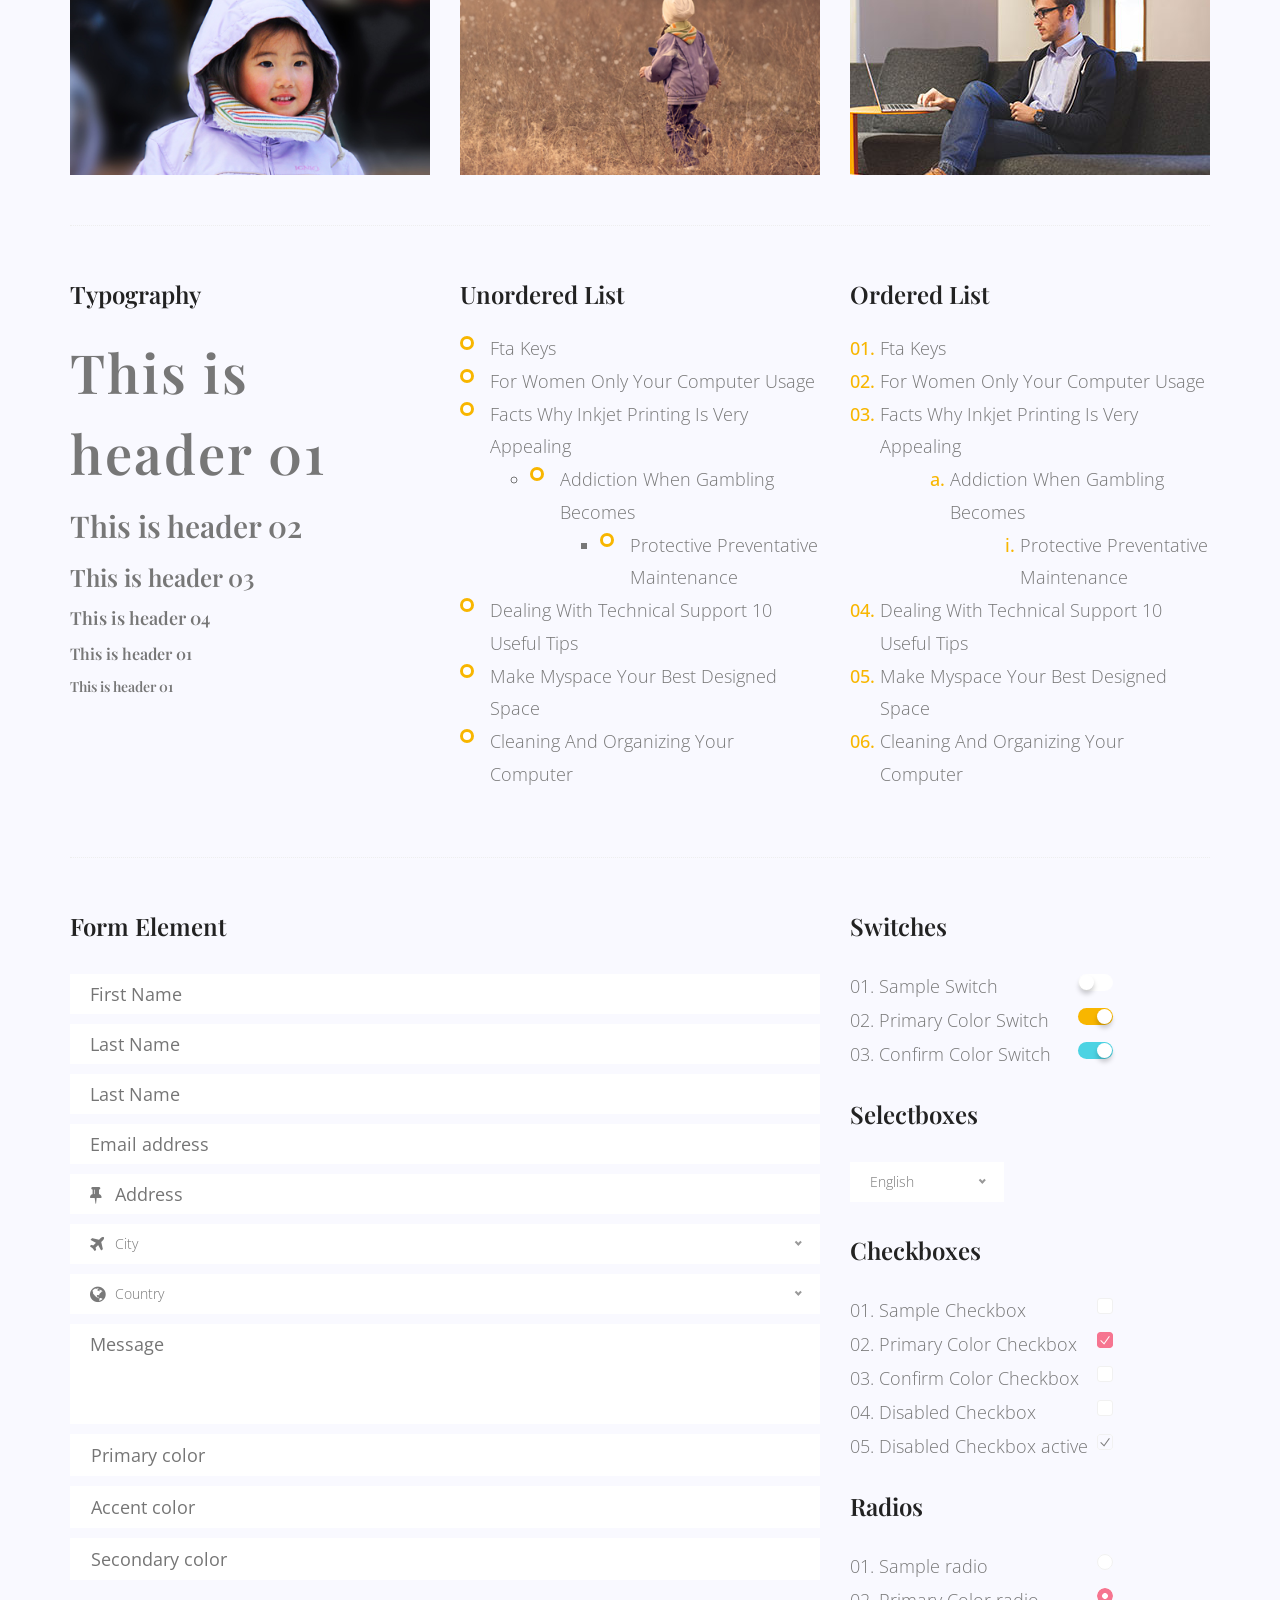
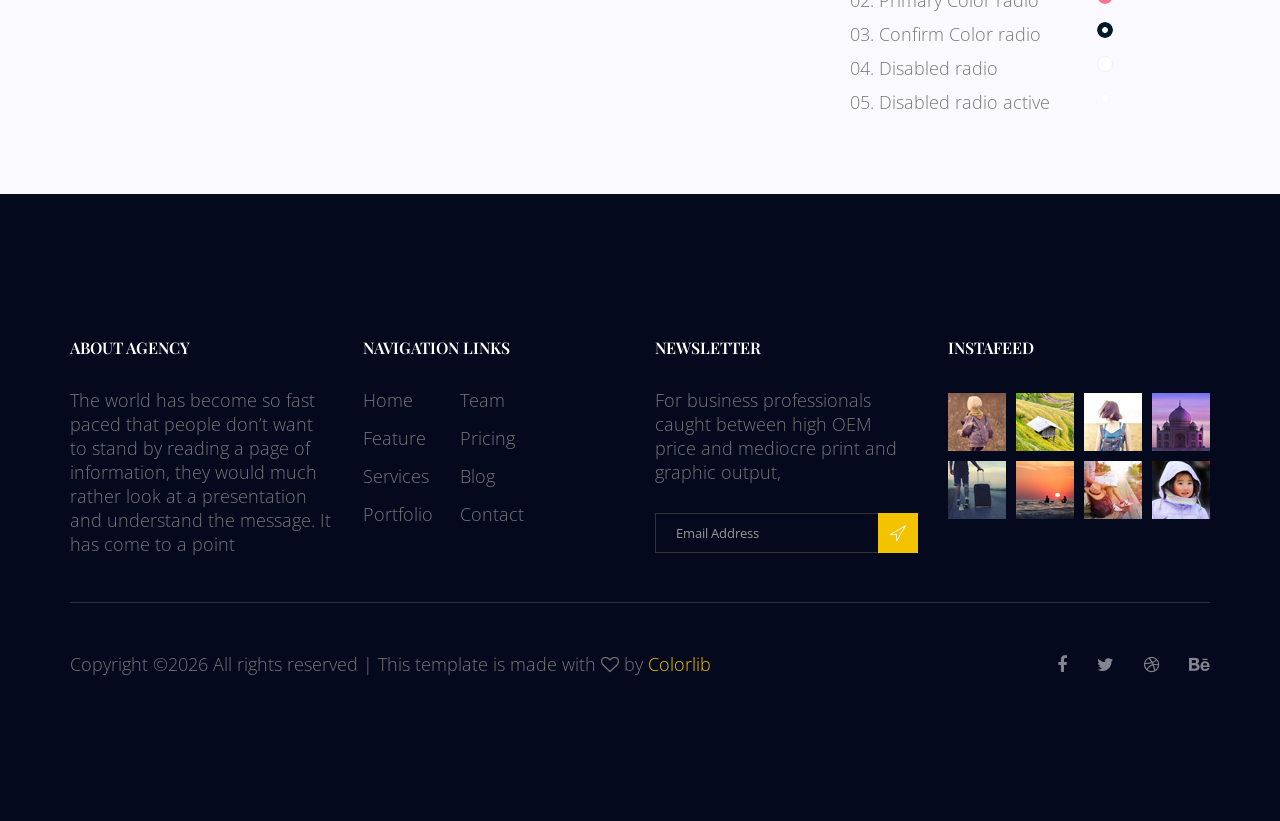
<file: elements.html>
<!doctype html>
<html lang="en">
    <head>
        <!-- Required meta tags -->
        <meta charset="utf-8">
        <meta name="viewport" content="width=device-width, initial-scale=1, shrink-to-fit=no">
        <link rel="icon" href="image/favicon.png" type="image/png">
        <title>Royal Hotel</title>
        <!-- Bootstrap CSS -->
        <link rel="stylesheet" href="css/bootstrap.css">
        <link rel="stylesheet" href="vendors/linericon/style.css">
        <link rel="stylesheet" href="css/font-awesome.min.css">
        <link rel="stylesheet" href="vendors/bootstrap-datepicker/bootstrap-datetimepicker.min.css">
        <link rel="stylesheet" href="vendors/nice-select/css/nice-select.css">
        <link rel="stylesheet" href="vendors/owl-carousel/owl.carousel.min.css">
        <!-- main css -->
        <link rel="stylesheet" href="css/style.css">
        <link rel="stylesheet" href="css/responsive.css">
    </head>
    <body>
        <!--================Header Area =================-->
        <header class="header_area">
            <div class="container">
                <nav class="navbar navbar-expand-lg navbar-light">
                    <!-- Brand and toggle get grouped for better mobile display -->
                    <a class="navbar-brand logo_h" href="index.html"><img src="image/Logo.png" alt=""></a>
                    <button class="navbar-toggler" type="button" data-toggle="collapse" data-target="#navbarSupportedContent" aria-controls="navbarSupportedContent" aria-expanded="false" aria-label="Toggle navigation">
                        <span class="icon-bar"></span>
                        <span class="icon-bar"></span>
                        <span class="icon-bar"></span>
                    </button>
                    <!-- Collect the nav links, forms, and other content for toggling -->
                    <div class="collapse navbar-collapse offset" id="navbarSupportedContent">
                        <ul class="nav navbar-nav menu_nav ml-auto">
                            <li class="nav-item"><a class="nav-link" href="index.html">Home</a></li> 
                            <li class="nav-item"><a class="nav-link" href="about.html">About us</a></li>
                            <li class="nav-item"><a class="nav-link" href="accomodation.html">Accomodation</a></li>
                            <li class="nav-item"><a class="nav-link" href="gallery.html">Gallery</a></li>
                            <li class="nav-item submenu dropdown">
                                <a href="#" class="nav-link dropdown-toggle" data-toggle="dropdown" role="button" aria-haspopup="true" aria-expanded="false">Blog</a>
                                <ul class="dropdown-menu">
                                    <li class="nav-item"><a class="nav-link" href="blog.html">Blog</a></li>
                                    <li class="nav-item"><a class="nav-link" href="blog-single.html">Blog Details</a></li>
                                </ul>
                            </li> 
                            <li class="nav-item active"><a class="nav-link" href="elements.html">Elemests</a></li>
                            <li class="nav-item"><a class="nav-link" href="contact.html">Contact</a></li>
                        </ul>
                    </div> 
                </nav>
            </div>
        </header>
        <!--================Header Area =================-->
        
        <!--================Breadcrumb Area =================-->
        <section class="breadcrumb_area blog_banner_two">
            <div class="overlay bg-parallax" data-stellar-ratio="0.8" data-stellar-vertical-offset="0" data-background=""></div>
            <div class="container">
                <div class="page-cover text-center">
                    <h2 class="page-cover-tittle f_48">Elements</h2>
                    <ol class="breadcrumb">
                        <li><a href="index.html">Home</a></li>
                        <li class="active">Elements</li>
                    </ol>
                </div>
            </div>
        </section>
        <!--================Breadcrumb Area =================-->
        
		<!-- Start Sample Area -->
			<section class="sample-text-area">
				<div class="container">
					<h3 class="text-heading title_color">Text Sample</h3>
					<p class="sample-text">
						Every avid independent filmmaker has <b>Bold</b> about making that <i>Italic</i> interest documentary, or short film to show off their creative prowess. Many have great ideas and want to “wow” the<sup>Superscript</sup> scene, or video renters with their big project.  But once you have the<sub>Subscript</sub> “in the can” (no easy feat), how do you move from a <del>Strike</del> through of master DVDs with the <u>“Underline”</u> marked hand-written title inside a secondhand CD case, to a pile of cardboard boxes full of shiny new, retail-ready DVDs, with UPC barcodes and polywrap sitting on your doorstep?  You need to create eye-popping artwork and have your project replicated. Using a reputable full service DVD Replication company like PacificDisc, Inc. to partner with is certainly a helpful option to ensure a professional end result, but to help with your DVD replication project, here are 4 easy steps to follow for good DVD replication results: 

					</p>
				</div>
			</section>
			<!-- End Sample Area -->
			<!-- Start Button -->
			<section class="button-area">
				<div class="container border-top-generic">
					<h3 class="text-heading title_color">Sample Buttons</h3>
					<div class="button-group-area">
						<a href="#" class="genric-btn default">Default</a>
						<a href="#" class="genric-btn primary">Primary</a>
						<a href="#" class="genric-btn success">Success</a>
						<a href="#" class="genric-btn info">Info</a>
						<a href="#" class="genric-btn warning">Warning</a>
						<a href="#" class="genric-btn danger">Danger</a>
						<a href="#" class="genric-btn link">Link</a>
						<a href="#" class="genric-btn disable">Disable</a>
					</div>
					<div class="button-group-area mt-10">
						<a href="#" class="genric-btn default-border">Default</a>
						<a href="#" class="genric-btn primary-border">Primary</a>
						<a href="#" class="genric-btn success-border">Success</a>
						<a href="#" class="genric-btn info-border">Info</a>
						<a href="#" class="genric-btn warning-border">Warning</a>
						<a href="#" class="genric-btn danger-border">Danger</a>
						<a href="#" class="genric-btn link-border">Link</a>
						<a href="#" class="genric-btn disable">Disable</a>
					</div>
					<div class="button-group-area mt-40">
						<a href="#" class="genric-btn default radius">Default</a>
						<a href="#" class="genric-btn primary radius">Primary</a>
						<a href="#" class="genric-btn success radius">Success</a>
						<a href="#" class="genric-btn info radius">Info</a>
						<a href="#" class="genric-btn warning radius">Warning</a>
						<a href="#" class="genric-btn danger radius">Danger</a>
						<a href="#" class="genric-btn link radius">Link</a>
						<a href="#" class="genric-btn disable radius">Disable</a>
					</div>
					<div class="button-group-area mt-10">
						<a href="#" class="genric-btn default-border radius">Default</a>
						<a href="#" class="genric-btn primary-border radius">Primary</a>
						<a href="#" class="genric-btn success-border radius">Success</a>
						<a href="#" class="genric-btn info-border radius">Info</a>
						<a href="#" class="genric-btn warning-border radius">Warning</a>
						<a href="#" class="genric-btn danger-border radius">Danger</a>
						<a href="#" class="genric-btn link-border radius">Link</a>
						<a href="#" class="genric-btn disable radius">Disable</a>
					</div>
					<div class="button-group-area mt-40">
						<a href="#" class="genric-btn default circle">Default</a>
						<a href="#" class="genric-btn primary circle">Primary</a>
						<a href="#" class="genric-btn success circle">Success</a>
						<a href="#" class="genric-btn info circle">Info</a>
						<a href="#" class="genric-btn warning circle">Warning</a>
						<a href="#" class="genric-btn danger circle">Danger</a>
						<a href="#" class="genric-btn link circle">Link</a>
						<a href="#" class="genric-btn disable circle">Disable</a>
					</div>
					<div class="button-group-area mt-10">
						<a href="#" class="genric-btn default-border circle">Default</a>
						<a href="#" class="genric-btn primary-border circle">Primary</a>
						<a href="#" class="genric-btn success-border circle">Success</a>
						<a href="#" class="genric-btn info-border circle">Info</a>
						<a href="#" class="genric-btn warning-border circle">Warning</a>
						<a href="#" class="genric-btn danger-border circle">Danger</a>
						<a href="#" class="genric-btn link-border circle">Link</a>
						<a href="#" class="genric-btn disable circle">Disable</a>
					</div>
					<div class="button-group-area mt-40">
						<a href="#" class="genric-btn default circle arrow">Default<span class="lnr lnr-arrow-right"></span></a>
						<a href="#" class="genric-btn primary circle arrow">Primary<span class="lnr lnr-arrow-right"></span></a>
						<a href="#" class="genric-btn success circle arrow">Success<span class="lnr lnr-arrow-right"></span></a>
						<a href="#" class="genric-btn info circle arrow">Info<span class="lnr lnr-arrow-right"></span></a>
						<a href="#" class="genric-btn warning circle arrow">Warning<span class="lnr lnr-arrow-right"></span></a>
						<a href="#" class="genric-btn danger circle arrow">Danger<span class="lnr lnr-arrow-right"></span></a>
					</div>
					<div class="button-group-area mt-10">
						<a href="#" class="genric-btn default-border circle arrow">Default<span class="lnr lnr-arrow-right"></span></a>
						<a href="#" class="genric-btn primary-border circle arrow">Primary<span class="lnr lnr-arrow-right"></span></a>
						<a href="#" class="genric-btn success-border circle arrow">Success<span class="lnr lnr-arrow-right"></span></a>
						<a href="#" class="genric-btn info-border circle arrow">Info<span class="lnr lnr-arrow-right"></span></a>
						<a href="#" class="genric-btn warning-border circle arrow">Warning<span class="lnr lnr-arrow-right"></span></a>
						<a href="#" class="genric-btn danger-border circle arrow">Danger<span class="lnr lnr-arrow-right"></span></a>
					</div>
					<div class="button-group-area mt-40">
						<a href="#" class="genric-btn primary e-large">Extra Large</a>
						<a href="#" class="genric-btn success large">Large</a>
						<a href="#" class="genric-btn primary">Default</a>
						<a href="#" class="genric-btn success medium">Medium</a>
						<a href="#" class="genric-btn primary small">Small</a>
					</div>
					<div class="button-group-area mt-10">
						<a href="#" class="genric-btn primary-border e-large">Extra Large</a>
						<a href="#" class="genric-btn success-border large">Large</a>
						<a href="#" class="genric-btn primary-border">Default</a>
						<a href="#" class="genric-btn success-border medium">Medium</a>
						<a href="#" class="genric-btn primary-border small">Small</a>
					</div>
				</div>
			</section>
			<!-- End Button -->
			<!-- Start Align Area -->
			<div class="whole-wrap">
				<div class="container">
					<div class="section-top-border">
						<h3 class="mb-30 title_color">Left Aligned</h3>
						<div class="row">
							<div class="col-md-3">
								<img src="image/elements/d.jpg" alt="" class="img-fluid">
							</div>
							<div class="col-md-9 mt-sm-20 left-align-p">
								<p>Recently, the US Federal government banned online casinos from operating in America by making it illegal to transfer money to them through any US bank or payment system. As a result of this law, most of the popular online casino networks such as Party Gaming and PlayTech left the United States. Overnight, online casino players found themselves being chased by the Federal government. But, after a fortnight, the online casino industry came up with a solution and new online casinos started taking root. These began to operate under a different business umbrella, and by doing that, rendered the transfer of money to and from them legal. A major part of this was enlisting electronic banking systems that would accept this new clarification and start doing business with me. Listed in this article are the electronic banking systems that accept players from the United States that wish to play in online casinos.</p>
							</div>
						</div>
					</div>
					<div class="section-top-border text-right">
						<h3 class="mb-30 title_color">Right Aligned</h3>
						<div class="row">
							<div class="col-md-9">
								<p class="text-right">Over time, even the most sophisticated, memory packed computer can begin to run slow if we don’t do something to prevent it. The reason why has less to do with how computers are made and how they age and more to do with the way we use them. You see, all of the daily tasks that we do on our PC from running programs to downloading and deleting software can make our computer sluggish. To keep this from happening, you need to understand the reasons why your PC is getting slower and do something to keep your PC running at its best. You can do this through regular maintenance and PC performance optimization programs</p>
								<p class="text-right">Before we discuss all of the things that could be affecting your PC’s performance, let’s talk a little about what symptoms</p>
							</div>
							<div class="col-md-3">
								<img src="image/elements/d.jpg" alt="" class="img-fluid">
							</div>
						</div>
					</div>
					<div class="section-top-border">
						<h3 class="mb-30 title_color">Definition</h3>
						<div class="row">
							<div class="col-md-4">
								<div class="single-defination">
									<h4 class="mb-20">Definition 01</h4>
									<p>Recently, the US Federal government banned online casinos from operating in America by making it illegal to transfer money to them through any US bank or payment system. As a result of this law, most of the popular online casino networks</p>
								</div>
							</div>
							<div class="col-md-4">
								<div class="single-defination">
									<h4 class="mb-20">Definition 02</h4>
									<p>Recently, the US Federal government banned online casinos from operating in America by making it illegal to transfer money to them through any US bank or payment system. As a result of this law, most of the popular online casino networks</p>
								</div>
							</div>
							<div class="col-md-4">
								<div class="single-defination">
									<h4 class="mb-20">Definition 03</h4>
									<p>Recently, the US Federal government banned online casinos from operating in America by making it illegal to transfer money to them through any US bank or payment system. As a result of this law, most of the popular online casino networks</p>
								</div>
							</div>
						</div>
					</div>
					<div class="section-top-border">
						<h3 class="mb-30 title_color">Block Quotes</h3>
						<div class="row">
							<div class="col-lg-12">
								<blockquote class="generic-blockquote">
									“Recently, the US Federal government banned online casinos from operating in America by making it illegal to transfer money to them through any US bank or payment system. As a result of this law, most of the popular online casino networks such as Party Gaming and PlayTech left the United States. Overnight, online casino players found themselves being chased by the Federal government. But, after a fortnight, the online casino industry came up with a solution and new online casinos started taking root. These began to operate under a different business umbrella, and by doing that, rendered the transfer of money to and from them legal. A major part of this was enlisting electronic banking systems that would accept this new clarification and start doing business with me. Listed in this article are the electronic banking” 
								</blockquote>
							</div>
						</div>
					</div>
					<div class="section-top-border">
						<h3 class="mb-30 title_color">Table</h3>
						<div class="progress-table-wrap">
							<div class="progress-table">
								<div class="table-head">
									<div class="serial">#</div>
									<div class="country">Countries</div>
									<div class="visit">Visits</div>
									<div class="percentage">Percentages</div>
								</div>
								<div class="table-row">
									<div class="serial">01</div>
									<div class="country"> <img src="image/elements/f1.jpg" alt="flag">Canada</div>
									<div class="visit">645032</div>
									<div class="percentage">
										<div class="progress">
											<div class="progress-bar color-1" role="progressbar" style="width: 80%" aria-valuenow="80" aria-valuemin="0" aria-valuemax="100"></div>
										</div>
									</div>
								</div>
								<div class="table-row">
									<div class="serial">02</div>
									<div class="country"> <img src="image/elements/f2.jpg" alt="flag">Canada</div>
									<div class="visit">645032</div>
									<div class="percentage">
										<div class="progress">
											<div class="progress-bar color-2" role="progressbar" style="width: 30%" aria-valuenow="30" aria-valuemin="0" aria-valuemax="100"></div>
										</div>
									</div>
								</div>
								<div class="table-row">
									<div class="serial">03</div>
									<div class="country"> <img src="image/elements/f3.jpg" alt="flag">Canada</div>
									<div class="visit">645032</div>
									<div class="percentage">
										<div class="progress">
											<div class="progress-bar color-3" role="progressbar" style="width: 55%" aria-valuenow="55" aria-valuemin="0" aria-valuemax="100"></div>
										</div>
									</div>
								</div>
								<div class="table-row">
									<div class="serial">04</div>
									<div class="country"> <img src="image/elements/f4.jpg" alt="flag">Canada</div>
									<div class="visit">645032</div>
									<div class="percentage">
										<div class="progress">
											<div class="progress-bar color-4" role="progressbar" style="width: 60%" aria-valuenow="60" aria-valuemin="0" aria-valuemax="100"></div>
										</div>
									</div>
								</div>
								<div class="table-row">
									<div class="serial">05</div>
									<div class="country"> <img src="image/elements/f5.jpg" alt="flag">Canada</div>
									<div class="visit">645032</div>
									<div class="percentage">
										<div class="progress">
											<div class="progress-bar color-5" role="progressbar" style="width: 40%" aria-valuenow="40" aria-valuemin="0" aria-valuemax="100"></div>
										</div>
									</div>
								</div>
								<div class="table-row">
									<div class="serial">06</div>
									<div class="country"> <img src="image/elements/f6.jpg" alt="flag">Canada</div>
									<div class="visit">645032</div>
									<div class="percentage">
										<div class="progress">
											<div class="progress-bar color-6" role="progressbar" style="width: 70%" aria-valuenow="70" aria-valuemin="0" aria-valuemax="100"></div>
										</div>
									</div>
								</div>
								<div class="table-row">
									<div class="serial">07</div>
									<div class="country"> <img src="image/elements/f7.jpg" alt="flag">Canada</div>
									<div class="visit">645032</div>
									<div class="percentage">
										<div class="progress">
											<div class="progress-bar color-7" role="progressbar" style="width: 30%" aria-valuenow="30" aria-valuemin="0" aria-valuemax="100"></div>
										</div>
									</div>
								</div>
								<div class="table-row">
									<div class="serial">08</div>
									<div class="country"> <img src="image/elements/f8.jpg" alt="flag">Canada</div>
									<div class="visit">645032</div>
									<div class="percentage">
										<div class="progress">
											<div class="progress-bar color-8" role="progressbar" style="width: 60%" aria-valuenow="60" aria-valuemin="0" aria-valuemax="100"></div>
										</div>
									</div>
								</div>
							</div>
						</div>
					</div>
					<div class="section-top-border">
						<h3 class="title_color">Image Gallery</h3>
						<div class="row gallery-item">
							<div class="col-md-4">
								<a href="image/elements/g1.jpg" class="img-gal"><div class="single-gallery-image" style="background: url(image/elements/g1.jpg);"></div></a>
							</div>
							<div class="col-md-4">
								<a href="image/elements/g2.jpg" class="img-gal"><div class="single-gallery-image" style="background: url(image/elements/g2.jpg);"></div></a>
							</div>
							<div class="col-md-4">
								<a href="image/elements/g3.jpg" class="img-gal"><div class="single-gallery-image" style="background: url(image/elements/g3.jpg);"></div></a>
							</div>
							<div class="col-md-6">
								<a href="image/elements/g4.jpg" class="img-gal"><div class="single-gallery-image" style="background: url(image/elements/g4.jpg);"></div></a>
							</div>
							<div class="col-md-6">
								<a href="image/elements/g5.jpg" class="img-gal"><div class="single-gallery-image" style="background: url(image/elements/g5.jpg);"></div></a>
							</div>
							<div class="col-md-4">
								<a href="image/elements/g6.jpg" class="img-gal"><div class="single-gallery-image" style="background: url(image/elements/g6.jpg);"></div></a>
							</div>
							<div class="col-md-4">
								<a href="image/elements/g7.jpg" class="img-gal"><div class="single-gallery-image" style="background: url(image/elements/g7.jpg);"></div></a>
							</div>
							<div class="col-md-4">
								<a href="image/elements/g8.jpg" class="img-gal"><div class="single-gallery-image" style="background: url(image/elements/g8.jpg);"></div></a>
							</div>
						</div>
					</div>
					<div class="section-top-border">
						<div class="row">
							<div class="col-lg-4 col-sm-6 typo-sec">
								<h3 class="mb-20 title_color">Typography</h3>
								<div class="typography">
									<h1 class="typo-list">This is header 01</h1>
									<h2 class="typo-list">This is header 02</h2>
									<h3 class="typo-list">This is header 03</h3>
									<h4 class="typo-list">This is header 04</h4>
									<h5 class="typo-list">This is header 01</h5>
									<h6 class="typo-list">This is header 01</h6>
								</div>
							</div>
							<div class="col-lg-4 col-sm-6 mt-sm-30 typo-sec">
								<h3 class="mb-20 title_color">Unordered List</h3>
								<div class="">
									<ul class="unordered-list">
										<li>Fta Keys</li>
										<li>For Women Only Your Computer Usage</li>
										<li>Facts Why Inkjet Printing Is Very Appealing
											<ul>
												<li>Addiction When Gambling Becomes
													<ul>
														<li>Protective Preventative Maintenance</li>
													</ul>
												</li>
											</ul>
										</li>
										<li>Dealing With Technical Support 10 Useful Tips</li>
										<li>Make Myspace Your Best Designed Space</li>
										<li>Cleaning And Organizing Your Computer</li>
									</ul>
								</div>
							</div>
							<div class="col-lg-4 col-sm-6 mt-sm-30 typo-sec">
								<h3 class="mb-20 title_color">Ordered List</h3>
								<div class="">
									<ol class="ordered-list">
										<li><span>Fta Keys</span></li>
										<li><span>For Women Only Your Computer Usage</span></li>
										<li><span>Facts Why Inkjet Printing Is Very Appealing</span>
											<ol class="ordered-list-alpha">
												<li><span>Addiction When Gambling Becomes</span>
													<ol class="ordered-list-roman">
														<li><span>Protective Preventative Maintenance</span></li>
													</ol>
												</li>
											</ol>
										</li>
										<li><span>Dealing With Technical Support 10 Useful Tips</span></li>
										<li><span>Make Myspace Your Best Designed Space</span></li>
										<li><span>Cleaning And Organizing Your Computer</span></li>
									</ol>
								</div>
							</div>
						</div>
					</div>
					<div class="section-top-border">
						<div class="row">
							<div class="col-lg-8 col-md-8">
								<h3 class="mb-30 title_color">Form Element</h3>
								<form action="#">
									<div class="mt-10">
										<input type="text" name="first_name" placeholder="First Name" onfocus="this.placeholder = ''" onblur="this.placeholder = 'First Name'" required class="single-input">
									</div>
									<div class="mt-10">
										<input type="text" name="last_name" placeholder="Last Name" onfocus="this.placeholder = ''" onblur="this.placeholder = 'Last Name'" required class="single-input">
									</div>
									<div class="mt-10">
										<input type="text" name="last_name" placeholder="Last Name" onfocus="this.placeholder = ''" onblur="this.placeholder = 'Last Name'" required class="single-input">
									</div>
									<div class="mt-10">
										<input type="email" name="EMAIL" placeholder="Email address" onfocus="this.placeholder = ''" onblur="this.placeholder = 'Email address'" required class="single-input">
									</div>
									<div class="input-group-icon mt-10">
										<div class="icon"><i class="fa fa-thumb-tack" aria-hidden="true"></i></div>
										<input type="text" name="address" placeholder="Address" onfocus="this.placeholder = ''" onblur="this.placeholder = 'Address'" required class="single-input">
									</div>
									<div class="input-group-icon mt-10">
										<div class="icon"><i class="fa fa-plane" aria-hidden="true"></i></div>
										<div class="form-select" id="default-select">
											<select>
												<option value="1">City</option>
												<option value="1">Dhaka</option>
												<option value="1">Dilli</option>
												<option value="1">Newyork</option>
												<option value="1">Islamabad</option>
											</select>
										</div>
									</div>
									<div class="input-group-icon mt-10">
										<div class="icon"><i class="fa fa-globe" aria-hidden="true"></i></div>
										<div class="form-select" id="default-select2">
											<select>
												<option value="1">Country</option>
												<option value="1">Bangladesh</option>
												<option value="1">India</option>
												<option value="1">England</option>
												<option value="1">Srilanka</option>
											</select>
										</div>
									</div>
									
									<div class="mt-10">
										<textarea class="single-textarea" placeholder="Message" onfocus="this.placeholder = ''" onblur="this.placeholder = 'Message'" required></textarea>
									</div>
									<div class="mt-10">
										<input type="text" name="first_name" placeholder="Primary color" onfocus="this.placeholder = ''" onblur="this.placeholder = 'Primary color'" required class="single-input-primary">
									</div>
									<div class="mt-10">
										<input type="text" name="first_name" placeholder="Accent color" onfocus="this.placeholder = ''" onblur="this.placeholder = 'Accent color'" required class="single-input-accent">
									</div>
									<div class="mt-10">
										<input type="text" name="first_name" placeholder="Secondary color" onfocus="this.placeholder = ''" onblur="this.placeholder = 'Secondary color'" required class="single-input-secondary">
									</div>
								</form>
							</div>
							<div class="col-lg-3 col-md-4 mt-sm-30 element-wrap">
								<div class="single-element-widget">
									<h3 class="mb-30 title_color">Switches</h3>
									<div class="switch-wrap d-flex justify-content-between">
										<p>01. Sample Switch</p>
										<div class="primary-switch">
											<input type="checkbox" id="default-switch">
											<label for="default-switch"></label>
										</div>
									</div>
									<div class="switch-wrap d-flex justify-content-between">
										<p>02. Primary Color Switch</p>
										<div class="primary-switch">
											<input type="checkbox" id="primary-switch" checked>
											<label for="primary-switch"></label>
										</div>
									</div>
									<div class="switch-wrap d-flex justify-content-between">
										<p>03. Confirm Color Switch</p>
										<div class="confirm-switch">
											<input type="checkbox" id="confirm-switch" checked>
											<label for="confirm-switch"></label>
										</div>
									</div>
								</div>
								<div class="single-element-widget">
									<h3 class="mb-30 title_color">Selectboxes</h3>
									<div class="default-select" id="default-select">
										<select>
											<option value="1">English</option>
											<option value="1">Spanish</option>
											<option value="1">Arabic</option>
											<option value="1">Portuguise</option>
											<option value="1">Bengali</option>
										</select>
									</div>
								</div>
								<div class="single-element-widget">
									<h3 class="mb-30 title_color">Checkboxes</h3>
									<div class="switch-wrap d-flex justify-content-between">
										<p>01. Sample Checkbox</p>
										<div class="primary-checkbox">
											<input type="checkbox" id="default-checkbox">
											<label for="default-checkbox"></label>
										</div>
									</div>
									<div class="switch-wrap d-flex justify-content-between">
										<p>02. Primary Color Checkbox</p>
										<div class="primary-checkbox">
											<input type="checkbox" id="primary-checkbox" checked>
											<label for="primary-checkbox"></label>
										</div>
									</div>
									<div class="switch-wrap d-flex justify-content-between">
										<p>03. Confirm Color Checkbox</p>
										<div class="confirm-checkbox">
											<input type="checkbox" id="confirm-checkbox">
											<label for="confirm-checkbox"></label>
										</div>
									</div>
									<div class="switch-wrap d-flex justify-content-between">
										<p>04. Disabled Checkbox</p>
										<div class="disabled-checkbox">
											<input type="checkbox" id="disabled-checkbox" disabled>
											<label for="disabled-checkbox"></label>
										</div>
									</div>
									<div class="switch-wrap d-flex justify-content-between">
										<p>05. Disabled Checkbox active</p>
										<div class="disabled-checkbox">
											<input type="checkbox" id="disabled-checkbox-active" checked disabled>
											<label for="disabled-checkbox-active"></label>
										</div>
									</div>
								</div>
								<div class="single-element-widget">
									<h3 class="mb-30 title_color">Radios</h3>
									<div class="switch-wrap d-flex justify-content-between">
										<p>01. Sample radio</p>
										<div class="primary-radio">
											<input type="checkbox" id="default-radio">
											<label for="default-radio"></label>
										</div>
									</div>
									<div class="switch-wrap d-flex justify-content-between">
										<p>02. Primary Color radio</p>
										<div class="primary-radio">
											<input type="checkbox" id="primary-radio" checked>
											<label for="primary-radio"></label>
										</div>
									</div>
									<div class="switch-wrap d-flex justify-content-between">
										<p>03. Confirm Color radio</p>
										<div class="confirm-radio">
											<input type="checkbox" id="confirm-radio" checked>
											<label for="confirm-radio"></label>
										</div>
									</div>
									<div class="switch-wrap d-flex justify-content-between">
										<p>04. Disabled radio</p>
										<div class="disabled-radio">
											<input type="checkbox" id="disabled-radio" disabled>
											<label for="disabled-radio"></label>
										</div>
									</div>
									<div class="switch-wrap d-flex justify-content-between">
										<p>05. Disabled radio active</p>
										<div class="disabled-radio">
											<input type="checkbox" id="disabled-radio-active" checked disabled>
											<label for="disabled-radio-active"></label>
										</div>
									</div>
								</div>
							</div>
						</div>
					</div>
				</div>
			</div>
			<!-- End Align Area -->
		                
        <!--================ start footer Area  =================-->	
        <footer class="footer-area section_gap">
            <div class="container">
                <div class="row">
                    <div class="col-lg-3  col-md-6 col-sm-6">
                        <div class="single-footer-widget">
                            <h6 class="footer_title">About Agency</h6>
                            <p>The world has become so fast paced that people don’t want to stand by reading a page of information, they would much rather look at a presentation and understand the message. It has come to a point </p>
                        </div>
                    </div>
                    <div class="col-lg-3 col-md-6 col-sm-6">
                        <div class="single-footer-widget">
                            <h6 class="footer_title">Navigation Links</h6>
                            <div class="row">
                                <div class="col-4">
                                    <ul class="list_style">
                                        <li><a href="#">Home</a></li>
                                        <li><a href="#">Feature</a></li>
                                        <li><a href="#">Services</a></li>
                                        <li><a href="#">Portfolio</a></li>
                                    </ul>
                                </div>
                                <div class="col-4">
                                    <ul class="list_style">
                                        <li><a href="#">Team</a></li>
                                        <li><a href="#">Pricing</a></li>
                                        <li><a href="#">Blog</a></li>
                                        <li><a href="#">Contact</a></li>
                                    </ul>
                                </div>										
                            </div>							
                        </div>
                    </div>							
                    <div class="col-lg-3 col-md-6 col-sm-6">
                        <div class="single-footer-widget">
                            <h6 class="footer_title">Newsletter</h6>
                            <p>For business professionals caught between high OEM price and mediocre print and graphic output, </p>		
                            <div id="mc_embed_signup">
                                <form target="_blank" action="https://spondonit.us12.list-manage.com/subscribe/post?u=1462626880ade1ac87bd9c93a&amp;id=92a4423d01" method="get" class="subscribe_form relative">
                                    <div class="input-group d-flex flex-row">
                                        <input name="EMAIL" placeholder="Email Address" onfocus="this.placeholder = ''" onblur="this.placeholder = 'Email Address '" required="" type="email">
                                        <button class="btn sub-btn"><span class="lnr lnr-location"></span></button>		
                                    </div>									
                                    <div class="mt-10 info"></div>
                                </form>
                            </div>
                        </div>
                    </div>
                    <div class="col-lg-3 col-md-6 col-sm-6">
                        <div class="single-footer-widget instafeed">
                            <h6 class="footer_title">InstaFeed</h6>
                            <ul class="list_style instafeed d-flex flex-wrap">
                                <li><img src="image/instagram/Image-01.jpg" alt=""></li>
                                <li><img src="image/instagram/Image-02.jpg" alt=""></li>
                                <li><img src="image/instagram/Image-03.jpg" alt=""></li>
                                <li><img src="image/instagram/Image-04.jpg" alt=""></li>
                                <li><img src="image/instagram/Image-05.jpg" alt=""></li>
                                <li><img src="image/instagram/Image-06.jpg" alt=""></li>
                                <li><img src="image/instagram/Image-07.jpg" alt=""></li>
                                <li><img src="image/instagram/Image-08.jpg" alt=""></li>
                            </ul>
                        </div>
                    </div>						
                </div>
                <div class="border_line"></div>
                <div class="row footer-bottom d-flex justify-content-between align-items-center">
                    <p class="col-lg-8 col-sm-12 footer-text m-0"><!-- Link back to Colorlib can't be removed. Template is licensed under CC BY 3.0. -->
Copyright &copy;<script>document.write(new Date().getFullYear());</script> All rights reserved | This template is made with <i class="fa fa-heart-o" aria-hidden="true"></i> by <a href="https://colorlib.com" target="_blank">Colorlib</a>
<!-- Link back to Colorlib can't be removed. Template is licensed under CC BY 3.0. --></p>
                    <div class="col-lg-4 col-sm-12 footer-social">
                        <a href="#"><i class="fa fa-facebook"></i></a>
                        <a href="#"><i class="fa fa-twitter"></i></a>
                        <a href="#"><i class="fa fa-dribbble"></i></a>
                        <a href="#"><i class="fa fa-behance"></i></a>
                    </div>
                </div>
            </div>
        </footer>
		<!--================ End footer Area  =================-->
        
        
        <!-- Optional JavaScript -->
        <!-- jQuery first, then Popper.js, then Bootstrap JS -->
        <script src="js/jquery-3.2.1.min.js"></script>
        <script src="js/popper.js"></script>
        <script src="js/bootstrap.min.js"></script>
        <script src="vendors/owl-carousel/owl.carousel.min.js"></script>
        <script src="js/jquery.ajaxchimp.min.js"></script>
        <script src="vendors/bootstrap-datepicker/bootstrap-datetimepicker.min.js"></script>
        <script src="vendors/nice-select/js/jquery.nice-select.js"></script>
        <script src="js/mail-script.js"></script>
        <script src="js/stellar.js"></script>
        <script src="vendors/lightbox/simpleLightbox.min.js"></script>
        <script src="js/custom.js"></script>
    </body>
</html>
</file>
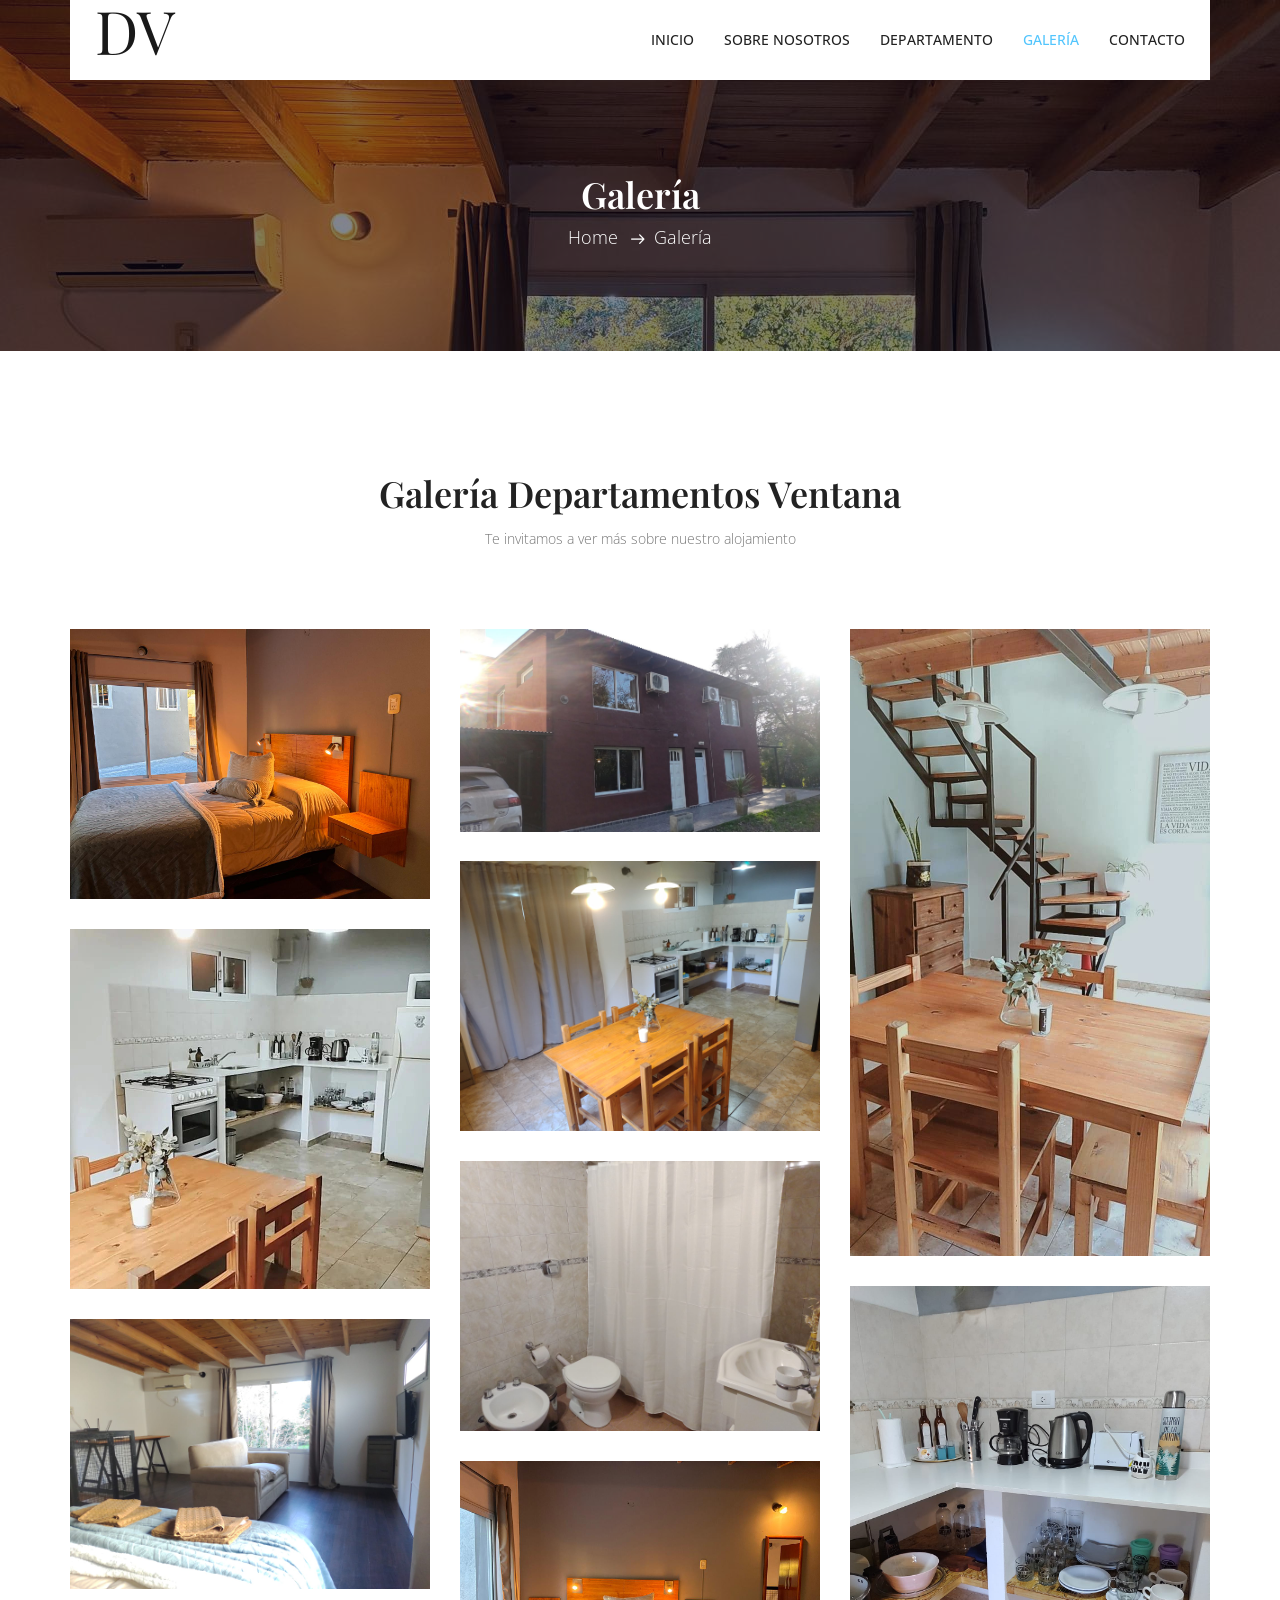
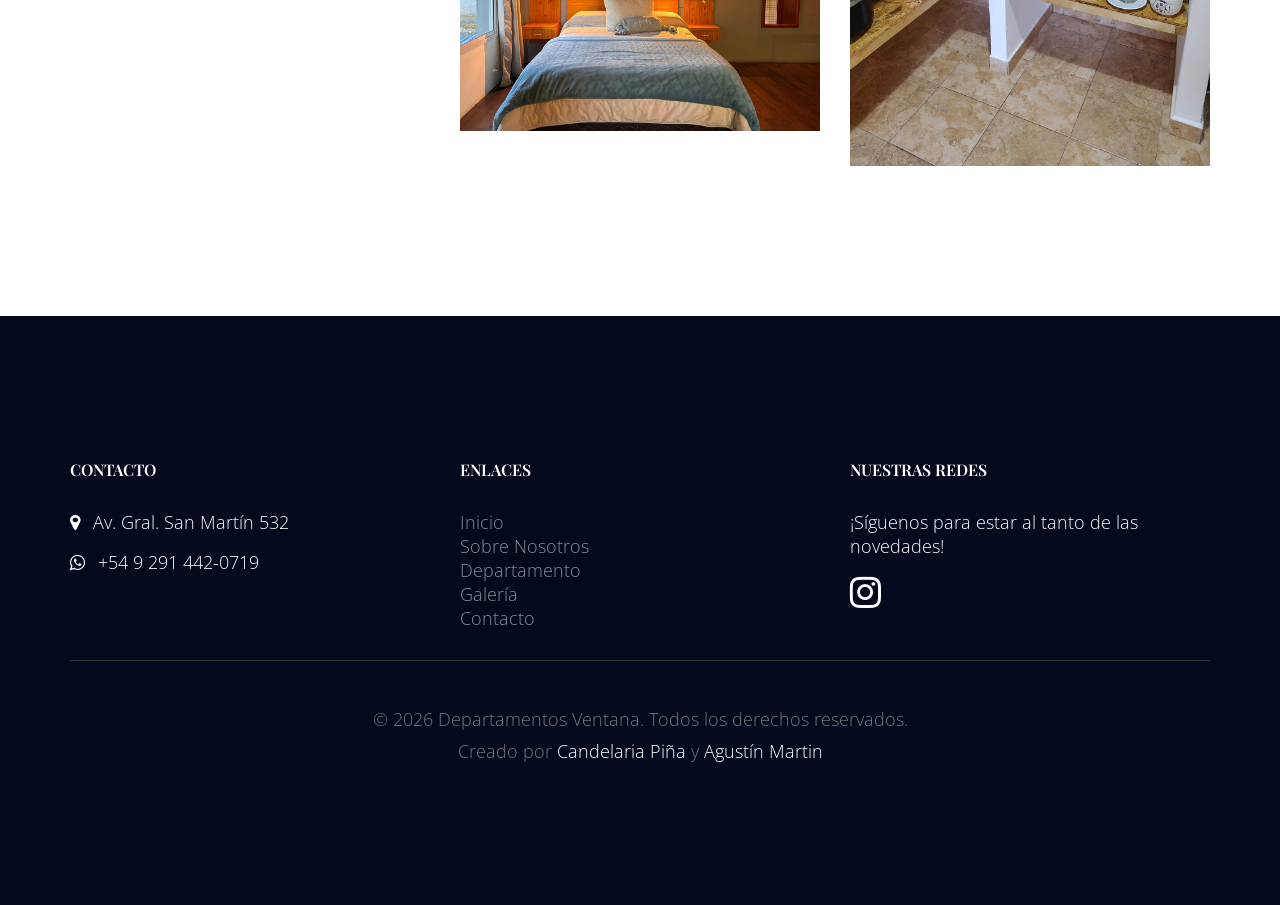
<file: gallery.html>
<!doctype html>
<html lang="en">

<head>
    <!-- Required meta tags -->
    <meta charset="utf-8">
    <meta name="viewport" content="width=device-width, initial-scale=1, shrink-to-fit=no">
    <link rel="apple-touch-icon" sizes="180x180" href="image/apple-touch-icon.png">
    <link rel="icon" type="image/png" sizes="32x32" href="image/favicon-32x32.png">
    <link rel="icon" type="image/png" sizes="16x16" href="image/favicon-16x16.png">
    <link rel="manifest" href="image/site.webmanifest">
    <title>Departamentos Ventana - Galería</title>
    <meta name="description" content="Galería de Departamentos Ventana, descubre nuestros alojamientos en Sierra de La Ventana">
    <meta name="keywords" content="Departamentos, Ventana, Sierra, Galería, Alojamiento">
    <!-- Bootstrap CSS -->
    <link rel="stylesheet" href="css/bootstrap.css">
    <link rel="stylesheet" href="vendors/linericon/style.css">
    <link rel="stylesheet" href="css/font-awesome.min.css">
    <link rel="stylesheet" href="vendors/bootstrap-datepicker/bootstrap-datetimepicker.min.css">
    <link rel="stylesheet" href="vendors/nice-select/css/nice-select.css">
    <link rel="stylesheet" href="vendors/owl-carousel/owl.carousel.min.css">
    <link rel="stylesheet" href="vendors/lightbox/simpleLightbox.css">
    <!-- main css -->
    <link rel="stylesheet" href="css/style.css">
    <link rel="stylesheet" href="css/responsive.css">
</head>

<body>
    <!--================Header Area =================-->
    <header class="header_area">
        <div class="container">
            <nav class="navbar navbar-expand-lg navbar-light">
                <!-- Brand and toggle get grouped for better mobile display -->
                <a class="navbar-brand logo_h" href="index.html">
                    <p class="logoDV   ">DV</p>
                </a>
                <button class="navbar-toggler" type="button" data-toggle="collapse"
                    data-target="#navbarSupportedContent" aria-controls="navbarSupportedContent" aria-expanded="false"
                    aria-label="Toggle navigation">
                    <span class="icon-bar"></span>
                    <span class="icon-bar"></span>
                    <span class="icon-bar"></span>
                </button>
                <!-- Collect the nav links, forms, and other content for toggling -->
                <div class="collapse navbar-collapse offset" id="navbarSupportedContent">
                    <ul class="nav navbar-nav menu_nav ml-auto">
                        <li class="nav-item"><a class="nav-link" href="index.html">Inicio</a></li>
                        <li class="nav-item"><a class="nav-link" href="about.html">Sobre Nosotros</a></li>
                        <li class="nav-item"><a class="nav-link" href="accomodation.html">Departamento</a></li>
                        <li class="nav-item active"><a class="nav-link" href="gallery.html">Galería</a></li>
                        <li class="nav-item"><a class="nav-link" href="contact.html">Contacto</a></li>
                    </ul>
                </div>
            </nav>
        </div>
    </header>
    <!--================Header Area =================-->

    <!--================Breadcrumb Area =================-->
    <section class="breadcrumb_area">
        <div class="overlay bg-parallax" data-stellar-ratio="0.8" data-stellar-vertical-offset="0" data-background="">
        </div>
        <div class="container">
            <div class="page-cover text-center">
                <h2 class="page-cover-tittle">Galería</h2>
                <ol class="breadcrumb">
                    <li><a href="index.html">Home</a></li>
                    <li class="active">Galería</li>
                </ol>
            </div>
        </div>
    </section>
    <!--================Breadcrumb Area =================-->

    <!--================Breadcrumb Area =================-->
    <section class="gallery_area section_gap">
        <div class="container">
            <div class="section_title text-center">
                <h2 class="title_color">Galería Departamentos Ventana</h2>
                <p>Te invitamos a ver más sobre nuestro alojamiento</p>
            </div>
            <div class="row imageGallery1" id="gallery">
                <div class="col-md-4 gallery_item">
                    <div class="gallery_img">
                        <img src="image/gallery-images/galleria-habitacion1.jpg" alt="">
                        <div class="hover">
                            <a class="light" href="image/gallery-images/galleria-habitacion1.jpg"><i
                                    class="fa fa-expand"></i></a>
                        </div>
                    </div>
                </div>
                <div class="col-md-4 gallery_item">
                    <div class="gallery_img">
                        <img src="image/gallery-images/galeria-exterior.jpg" alt="">
                        <div class="hover">
                            <a class="light" href="image/gallery-images/galeria-exterior.jpg"><i
                                    class="fa fa-expand"></i></a>
                        </div>
                    </div>
                </div>
                <div class="col-md-4 gallery_item">
                    <div class="gallery_img">
                        <img src="image/gallery-images/galeria-escalera.jpg" alt="">
                        <div class="hover">
                            <a class="light" href="image/gallery-images/galeria-escalera.jpg"><i
                                    class="fa fa-expand"></i></a>
                        </div>
                    </div>
                </div>
                <div class="col-md-4 gallery_item">
                    <div class="gallery_img">
                        <img src="image/gallery-images/galeria-comedor.jpg" alt="">
                        <div class="hover">
                            <a class="light" href="image/gallery-images/galeria-comedor.jpg"><i
                                    class="fa fa-expand"></i></a>
                        </div>
                    </div>
                </div>

                <div class="col-md-4 gallery_item">
                    <div class="gallery_img">
                        <img src="image/gallery-images/galeria-cocina.jpg" alt="">
                        <div class="hover">
                            <a class="light" href="image/gallery-images/galeria-cocina.jpg"><i
                                    class="fa fa-expand"></i></a>
                        </div>
                    </div>
                </div>
                <div class="col-md-4 gallery_item">
                    <div class="gallery_img">
                        <img src="image/gallery-images/galeria-bano.jpg" alt="">
                        <div class="hover">
                            <a class="light" href="image/gallery-images/galeria-bano.jp"><i
                                    class="fa fa-expand"></i></a>
                        </div>
                    </div>
                </div>
                <div class="col-md-4 gallery_item">
                    <div class="gallery_img">
                        <img src="image/gallery-images/galeria-utensilios.jpg" alt="">
                        <div class="hover">
                            <a class="light" href="image/gallery-images/galeria-utensilios.jpg"><i
                                    class="fa fa-expand"></i></a>
                        </div>
                    </div>
                </div>
                <div class="col-md-4 gallery_item">
                    <div class="gallery_img">
                        <img src="image/gallery-images/galeria-habitacion2.jpg" alt="">
                        <div class="hover">
                            <a class="light" href="image/gallery-images/galeria-habitacion2.jpg"><i
                                    class="fa fa-expand"></i></a>
                        </div>
                    </div>
                </div>
                <div class="col-md-4 gallery_item">
                    <div class="gallery_img">
                        <img src="image/gallery-images/galeria-habitacion3.jpg" alt="">
                        <div class="hover">
                            <a class="light" href="image/gallery-images/galeria-habitacion3.jpg"><i
                                    class="fa fa-expand"></i></a>
                        </div>
                    </div>
                </div>
            </div>
        </div>
    </section>
    <!--================Breadcrumb Area =================-->

    <!--================ start footer Area  =================-->
    <footer class="footer-area section_gap">
        <div class="container">
            <div class="row">
                <div class="col-lg-4 col-md-6 mb-4 mb-lg-0">
                    <h6 class="footer_title">Contacto</h6>
                    <p class="text-white"><i class="fa fa-map-marker mr-2"></i> Av. Gral. San Martín 532</p>
                    <p class="text-white"><i class="fa fa-whatsapp mr-2"></i> <a href="https://wa.me/5492914420719"
                            target="_blank" class="text-white" style="text-decoration: none;">+54 9 291 442-0719</a></p>
                </div>
                <div class="col-lg-4 col-md-6 mb-4 mb-lg-0">
                    <h6 class="footer_title">Enlaces</h6>
                    <ul class="list_style">
                        <li><a href="index.html" class="text-secondary">Inicio</a></li>
                        <li><a href="about.html" class="text-secondary">Sobre Nosotros</a></li>
                        <li><a href="accomodation.html" class="text-secondary">Departamento</a></li>
                        <li><a href="gallery.html" class="text-secondary">Galería</a></li>
                        <li><a href="contact.html" class="text-secondary">Contacto</a></li>
                    </ul>
                </div>
                <div class="col-lg-4 col-md-12">
                    <!-- Changed to col-md-12 for better stacking if needed, or keep as col-md-6 if preferred -->
                    <h6 class="footer_title">Nuestras Redes</h6>
                    <p class="text-white">¡Síguenos para estar al tanto de las novedades!</p>
                    <div>
                        <a href="https://www.instagram.com/departamentosventana/" class="text-white"><i
                                class="fa fa-instagram fa-2x"></i></a>
                    </div>
                </div>
            </div>
            <div class="border_line"></div>
            <div class="footer-bottom text-center">
                <p class="footer-text m-0">&copy;
                    <script>document.write(new Date().getFullYear());</script> Departamentos Ventana. Todos los derechos
                    reservados.
                </p>
                <p class="footer-text m-0 mt-2">
                    Creado por <a href="https://wa.me/5493513346463" target="_blank" class="text-white"
                        style="text-decoration: none;">Candelaria Piña</a> y
                    <a href="https://wa.me/5493512050889" target="_blank" class="text-white"
                        style="text-decoration: none;">Agustín Martin</a>
                </p>
            </div>
        </div>
    </footer>
    <!--================ End footer Area  =================-->



    <!-- Optional JavaScript -->
    <!-- jQuery first, then Popper.js, then Bootstrap JS -->
    <script src="js/jquery-3.2.1.min.js"></script>
    <script src="js/popper.js"></script>
    <script src="js/bootstrap.min.js"></script>
    <script src="vendors/owl-carousel/owl.carousel.min.js"></script>
    <script src="js/jquery.ajaxchimp.min.js"></script>
    <script src="vendors/bootstrap-datepicker/bootstrap-datetimepicker.min.js"></script>
    <script src="vendors/nice-select/js/jquery.nice-select.js"></script>
    <script src="js/mail-script.js"></script>
    <script src="js/stellar.js"></script>
    <script src="vendors/imagesloaded/imagesloaded.pkgd.min.js"></script>
    <script src="vendors/isotope/isotope-min.js"></script>
    <script src="js/stellar.js"></script>
    <script src="vendors/lightbox/simpleLightbox.min.js"></script>
    <script src="js/custom.js"></script>
</body>

</html>
</file>
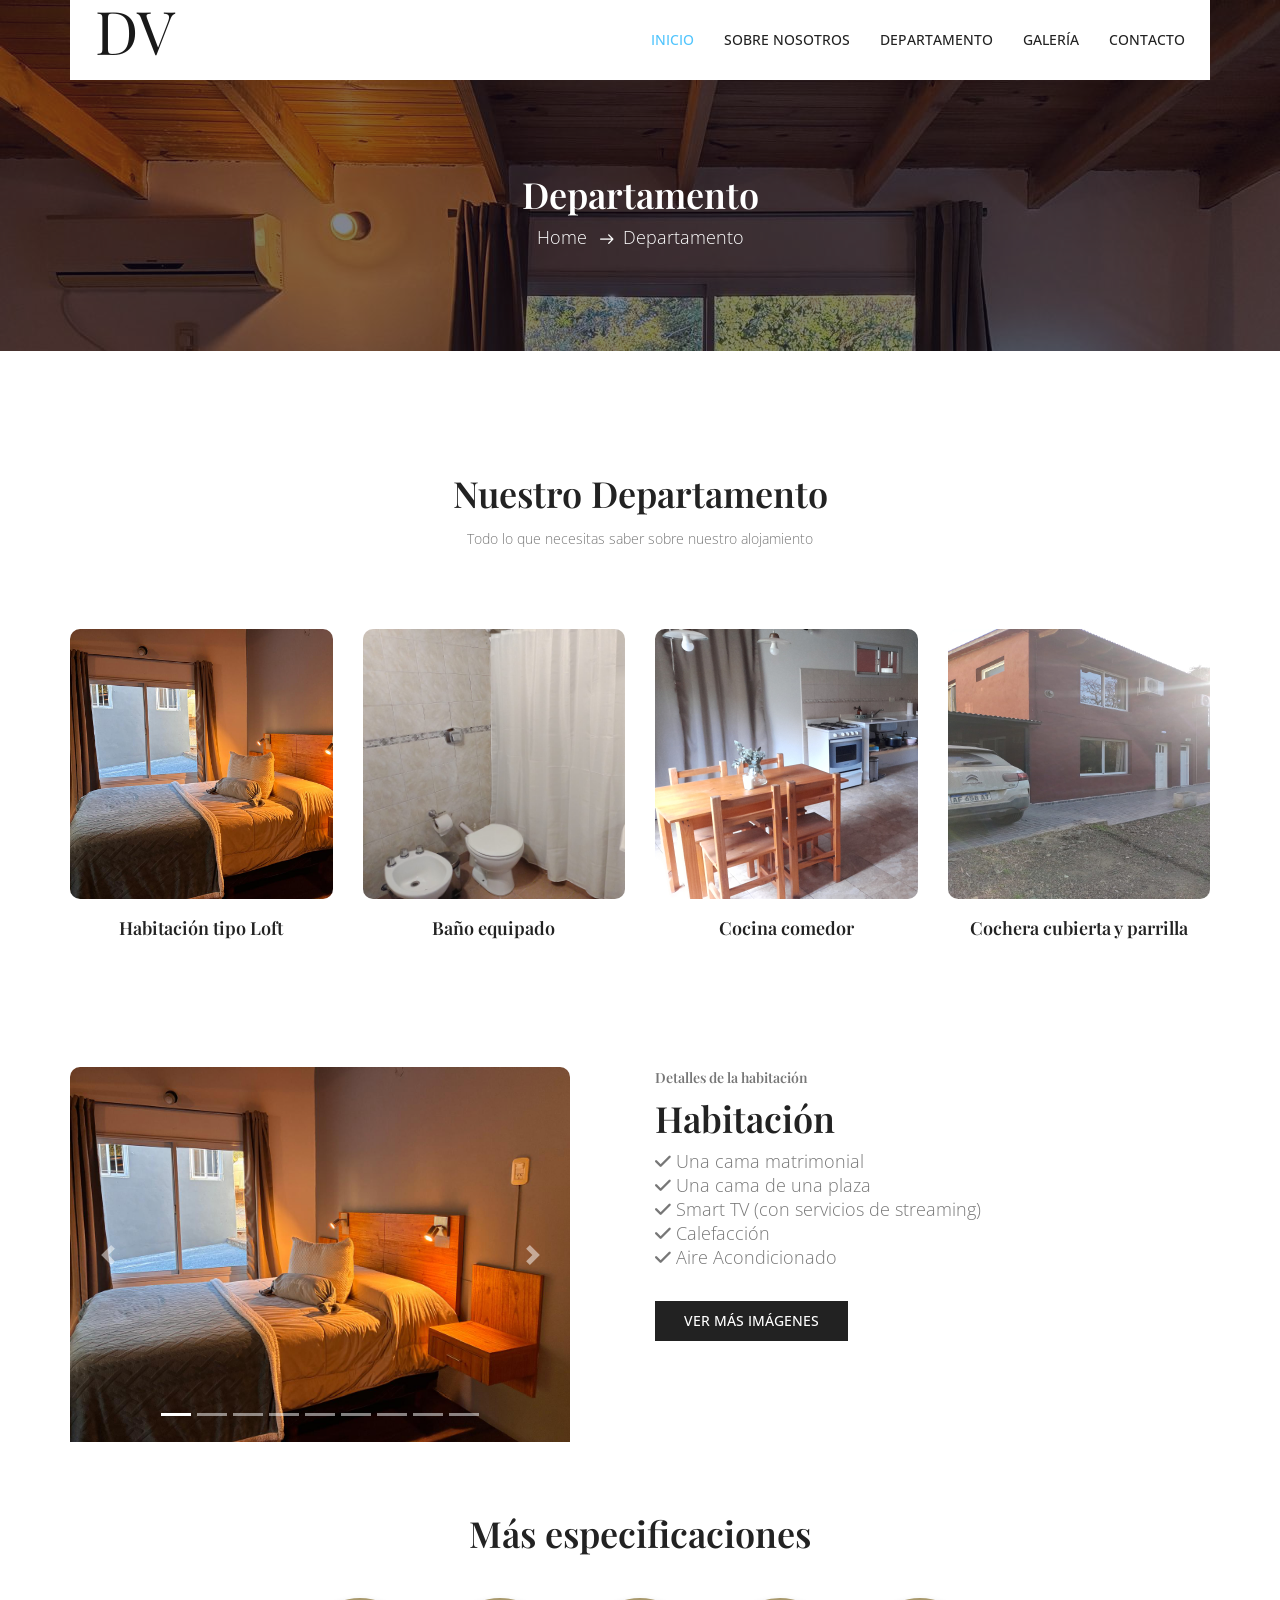
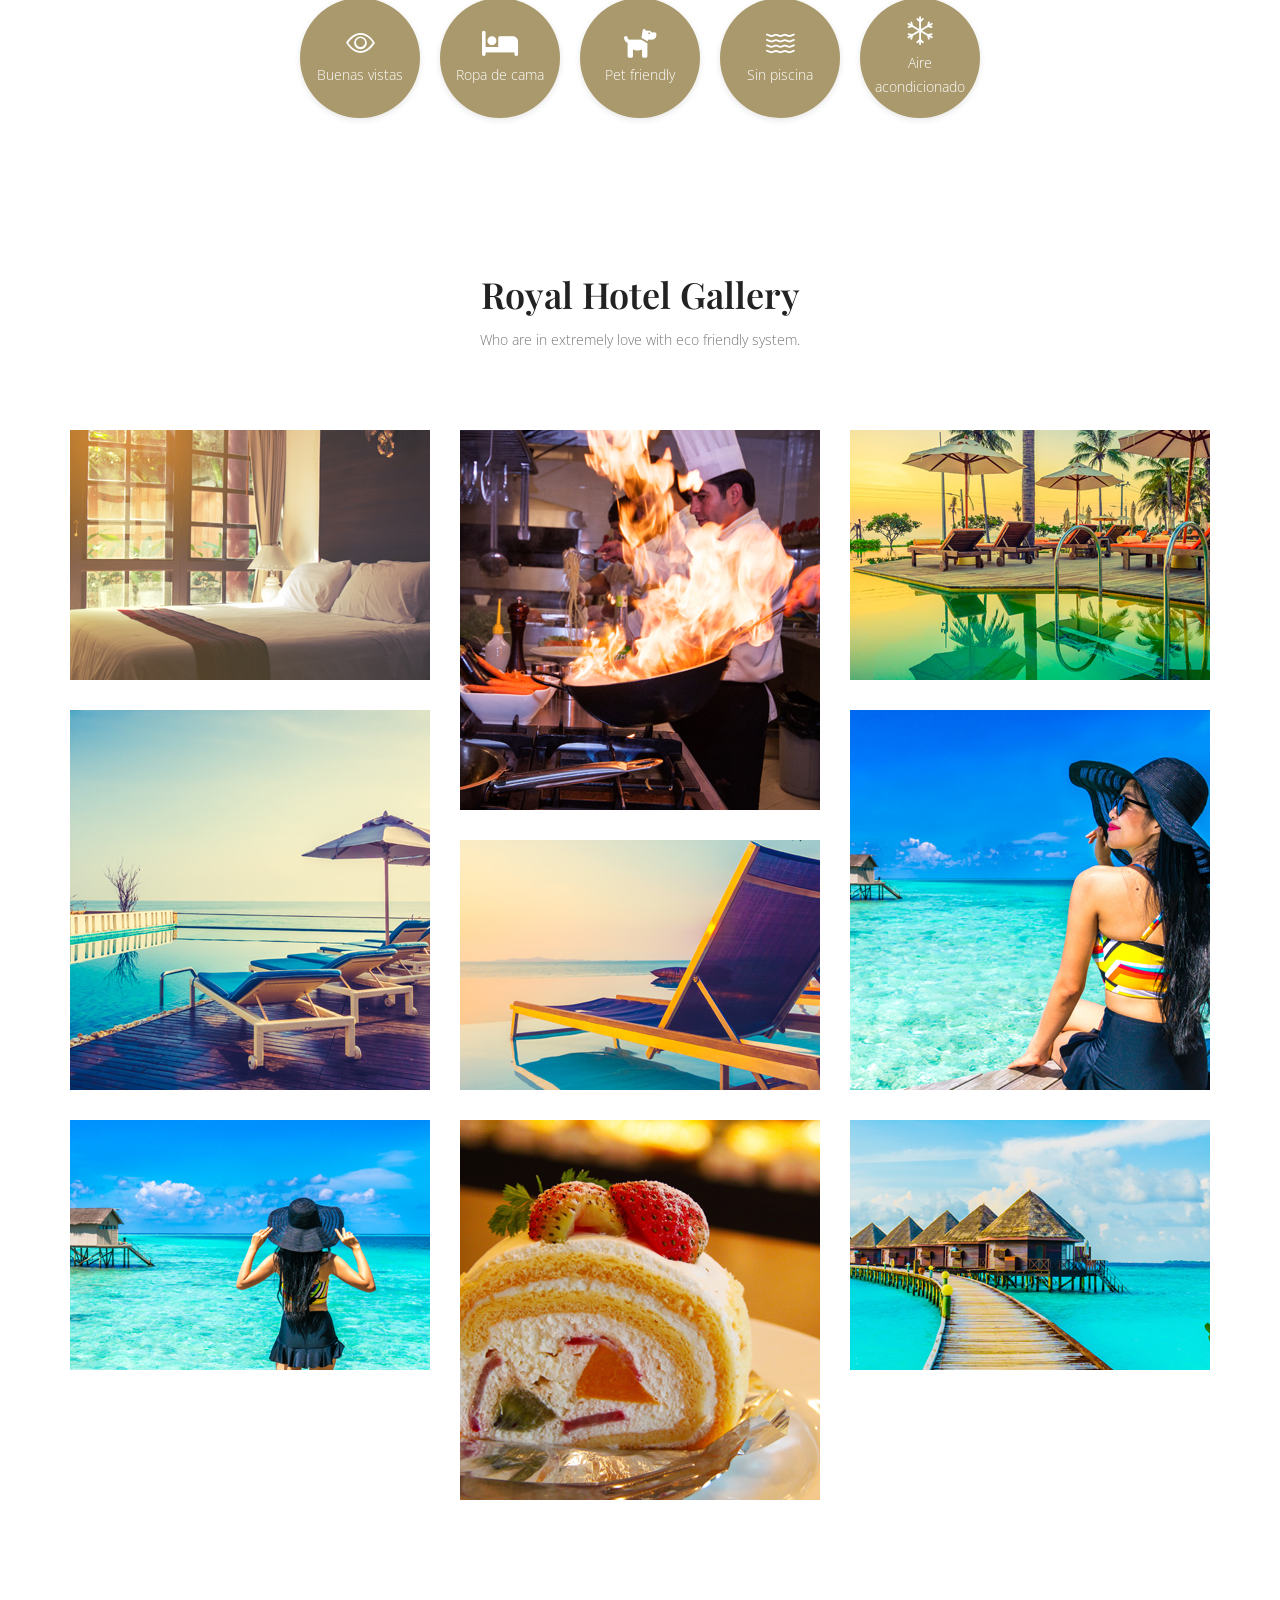
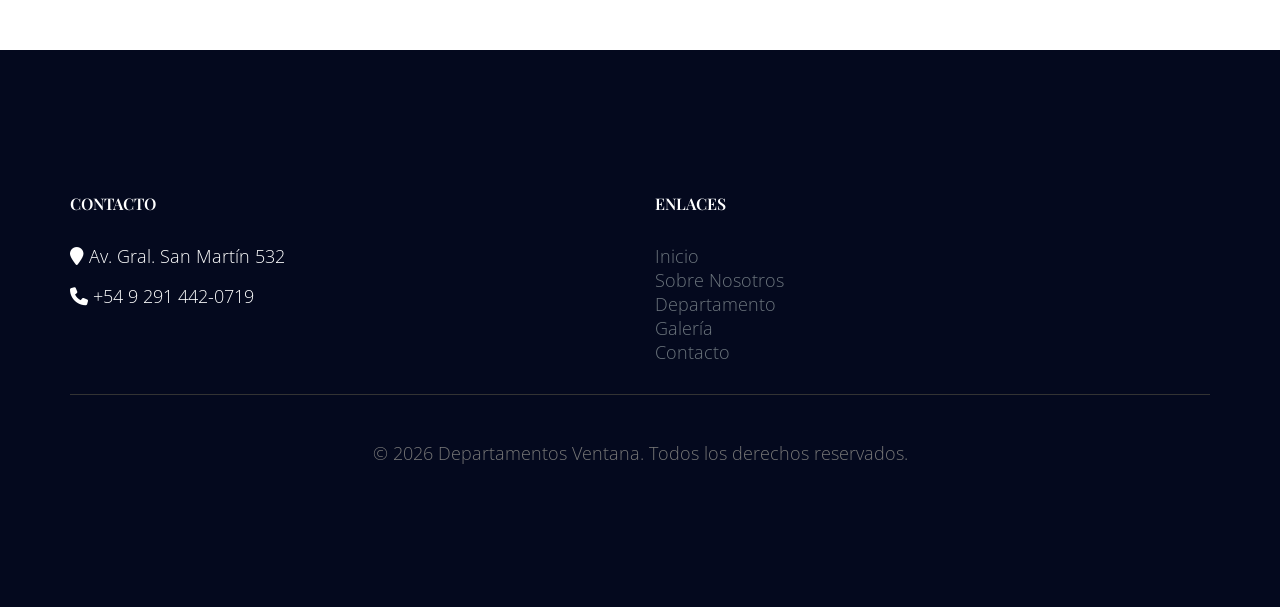
<file: prueba.html>
<!doctype html>
<html lang="en">

<head>
    <!-- Required meta tags -->
    <meta charset="utf-8">
    <meta name="viewport" content="width=device-width, initial-scale=1, shrink-to-fit=no">
    <link rel="icon" href="image/favicon.png" type="image/png">
    <title>Departamentos Ventana - Departamento</title>
    <!-- Bootstrap CSS -->
    <link rel="stylesheet" href="css/bootstrap.css">
    <link rel="stylesheet" href="vendors/linericon/style.css">
    <link rel="stylesheet" href="css/font-awesome.min.css">
    <link rel="stylesheet" href="vendors/bootstrap-datepicker/bootstrap-datetimepicker.min.css">
    <link rel="stylesheet" href="vendors/nice-select/css/nice-select.css">
    <link rel="stylesheet" href="vendors/owl-carousel/owl.carousel.min.css">
    <link rel="stylesheet" href="vendors/lightbox/simpleLightbox.css">

    <!-- Bootstrap 4 CSS -->
    <link rel="stylesheet" href="https://stackpath.bootstrapcdn.com/bootstrap/4.5.2/css/bootstrap.min.css">
    <!-- main css -->
    <link rel="stylesheet" href="css/style.css">
    <link rel="stylesheet" href="css/responsive.css">

    <!--Bootstrap icons-->
    <link href="https://cdn.jsdelivr.net/npm/bootstrap-icons@1.11.3/font/bootstrap-icons.css" rel="stylesheet">


    <!-- Font Awesome -->
    <link href="https://cdnjs.cloudflare.com/ajax/libs/font-awesome/6.5.0/css/all.min.css" rel="stylesheet">
</head>

<body>
    <!--================Header Area =================-->
    <header class="header_area">
        <div class="container">
            <nav class="navbar navbar-expand-lg navbar-light">
                <!-- Brand and toggle get grouped for better mobile display -->
                <a class="navbar-brand logo_h" href="index.html">
                    <p class="logoDV   ">DV</p>
                </a>
                <button class="navbar-toggler" type="button" data-toggle="collapse"
                    data-target="#navbarSupportedContent" aria-controls="navbarSupportedContent" aria-expanded="false"
                    aria-label="Toggle navigation">
                    <span class="icon-bar"></span>
                    <span class="icon-bar"></span>
                    <span class="icon-bar"></span>
                </button>
                <!-- Collect the nav links, forms, and other content for toggling -->
                <div class="collapse navbar-collapse offset" id="navbarSupportedContent">
                    <ul class="nav navbar-nav menu_nav ml-auto">
                        <li class="nav-item active"><a class="nav-link" href="index.html">Inicio</a></li>
                        <li class="nav-item"><a class="nav-link" href="about.html">Sobre Nosotros</a></li>
                        <li class="nav-item"><a class="nav-link" href="accomodation.html">Departamento</a></li>
                        <li class="nav-item"><a class="nav-link" href="gallery.html">Galería</a></li>
                        <li class="nav-item"><a class="nav-link" href="contact.html">Contacto</a></li>
                    </ul>
                </div>
            </nav>
        </div>
    </header>
    <!--================Header Area =================-->

    <!--================Breadcrumb Area =================-->
    <section class="breadcrumb_area">
        <div class="overlay bg-parallax" data-stellar-ratio="0.8" data-stellar-vertical-offset="0" data-background="">
        </div>
        <div class="container">
            <div class="page-cover text-center">
                <h2 class="page-cover-tittle">Departamento</h2>
                <ol class="breadcrumb">
                    <li><a href="index.html">Home</a></li>
                    <li class="active">Departamento</li>
                </ol>
            </div>
        </div>
    </section>
    <!--================Breadcrumb Area =================-->

    <!--================ Accomodation Cards Area  =================-->
    <section class="accomodation_area section_gap">
        <div class="container">
            <div class="section_title text-center">
                <h2 class="title_color">Nuestro Departamento</h2>
                <p>Todo lo que necesitas saber sobre nuestro alojamiento</p>
            </div>
            <div class="row mb_30">
                <div class="col-lg-3 col-sm-6">
                    <div class="accomodation_item text-center">
                        <div class="hotel_img">
                            <img src="image/accomodation-images/habitacion.jpg" height="270px" alt="">
                        </div>
                        <a href="#">
                            <h4 class="sec_h4">Habitación tipo Loft</h4>
                        </a>

                    </div>
                </div>
                <div class="col-lg-3 col-sm-6">
                    <div class="accomodation_item text-center">
                        <div class="hotel_img">
                            <img src="image/accomodation-images/bano.jpg" height="270px" alt="">

                        </div>
                        <a href="#">
                            <h4 class="sec_h4">Baño equipado</h4>
                        </a>

                    </div>
                </div>
                <div class="col-lg-3 col-sm-6">
                    <div class="accomodation_item text-center">
                        <div class="hotel_img">
                            <img src="image/accomodation-images/cocinacomedor.jpeg" height="270px" alt="">

                        </div>
                        <a href="#">
                            <h4 class="sec_h4">Cocina comedor</h4>
                        </a>

                    </div>
                </div>
                <div class="col-lg-3 col-sm-6">
                    <div class="accomodation_item text-center">
                        <div class="hotel_img">
                            <img src="image/accomodation-images/cocheraparrilla.jpg" width="300px" , height="270px"
                                alt="">

                        </div>
                        <a href="#">
                            <h4 class="sec_h4">Cochera cubierta y parrilla</h4>
                        </a>

                    </div>
                </div>
            </div>
        </div>
    </section>
    <!--================ Accomodation Cards Area  =================-->
    <!--================ Habitación Area  =================-->
    <section>
        <div class="container">
            <div class="row align-items-stretch">
                <div class="col-md-6 pr-lg-5 mb-5 mb-md-0 d-flex flex-column">
                    <div class="about-image carrusel-image" style="border-radius: 10px; overflow: hidden;">
                        <div id="carouselExampleIndicators" class="carousel slide" data-ride="carousel">
                            <ol class="carousel-indicators">
                                <li data-target="#carouselExampleIndicators" data-slide-to="0" class="active"></li>
                                <li data-target="#carouselExampleIndicators" data-slide-to="1"></li>
                                <li data-target="#carouselExampleIndicators" data-slide-to="2"></li>
                                <li data-target="#carouselExampleIndicators" data-slide-to="3"></li>
                                <li data-target="#carouselExampleIndicators" data-slide-to="4"></li>
                                <li data-target="#carouselExampleIndicators" data-slide-to="5"></li>
                                <li data-target="#carouselExampleIndicators" data-slide-to="6"></li>
                                <li data-target="#carouselExampleIndicators" data-slide-to="7"></li>
                                <li data-target="#carouselExampleIndicators" data-slide-to="8"></li>

                            </ol>
                            <div class="carousel-inner">
                               <div class="carousel-item active">
                                    <img class="d-block w-100"
                                        src="image/accomodation-images/carrusel_images/habitacion-carrusel-1.jpeg"
                                        alt="First slide">
                                </div>
                                <div class="carousel-item">
                                    <img class="d-block w-100"
                                        src="image/accomodation-images/carrusel_images/habitacion-carrusel-2.jpeg"
                                        alt="Second slide">
                                </div>
                                <div class="carousel-item">
                                    <img class="d-block w-100"
                                        src="image/accomodation-images/carrusel_images/habitacion-carrusel-3.jpeg"
                                        alt="Third slide">
                                </div>
                                <div class="carousel-item">
                                    <img class="d-block w-100"
                                        src="image/accomodation-images/carrusel_images/habitacion-carrusel-4.jpeg"
                                        alt="Third slide">
                                </div>
                                <div class="carousel-item">
                                    <img class="d-block w-100"
                                        src="image/accomodation-images/carrusel_images/habitacion-carrusel-5.jpeg"
                                        alt="Third slide">
                                </div>

                                <div class="carousel-item">
                                    <img class="d-block w-100"
                                        src="image/accomodation-images/carrusel_images/habitacion-carrusel-7.jpeg"
                                        alt="Third slide">
                                </div>
                                <div class="carousel-item">
                                    <img class="d-block w-100"
                                        src="image/accomodation-images/carrusel_images/habitacion-carrusel-8.jpeg"
                                        alt="Third slide">
                                </div>
                                <div class="carousel-item">
                                    <img class="d-block w-100"
                                        src="image/accomodation-images/carrusel_images/habitacion-carrusel-9.jpeg"
                                        alt="Third slide">
                                </div>
                                <div class="carousel-item">
                                    <img class="d-block w-100"
                                        src="image/accomodation-images/carrusel_images/habitacion-carrusel-10.jpeg"
                                        alt="Third slide">
                                </div>
                            </div>
                            <a class="carousel-control-prev" href="#carouselExampleIndicators" role="button"
                                data-slide="prev">
                                <span class="carousel-control-prev-icon" aria-hidden="true"></span>
                                <span class="sr-only">Previous</span>
                            </a>
                            <a class="carousel-control-next" href="#carouselExampleIndicators" role="button"
                                data-slide="next">
                                <span class="carousel-control-next-icon" aria-hidden="true"></span>
                                <span class="sr-only">Next</span>
                            </a>
                        </div>
                    </div>
                </div>
                <div class="col-md-6  align-items-center">
                    <div class="about_content">
                        <div class="section_title" style="margin-bottom: 0;">
                            <h6>Detalles de la habitación</h6>
                            <h2 class="title_color">Habitación</h2>
                        </div>
                        <ul class="accomodationUl" style="list-style-type: none;">
                            <li><i class="fa fa-check"></i> Una cama matrimonial</li>
                            <li><i class="fa fa-check"></i> Una cama de una plaza</li>
                            <li><i class="fa fa-check"></i> Smart TV (con servicios de streaming)</li>
                            <li><i class="fa fa-check"></i> Calefacción</li>
                            <li><i class="fa fa-check"></i> Aire Acondicionado</li>

                        </ul>

                        <a href="" class="button_hover theme_btn_two mt-3">Ver más imágenes</a>
                    </div>
                </div>
            </div>
        </div>
    </section>
    <!--================ Habitación Area  =================-->

    <section class="services_area">
        <div class="section_title" style="margin-bottom: 0; text-align: center;">
            <h2 class="title_color">Más especificaciones</h2>
        </div>
        <div class="container py-4">
            <div class="features-container">

                <div class="feature-card">
                    <i class="bi bi-eye"></i>
                    <span>Buenas vistas</span>
                </div>

                <div class="feature-card">
                    <i class="fas fa-bed"></i>
                    <span>Ropa de cama</span>
                </div>

                <div class="feature-card">
                    <i class="fa fa-dog"></i>
                    <span>Pet friendly</span>
                </div>

                <div class="feature-card">
                    <i class="bi bi-water"></i>
                    <span>Sin piscina</span>
                </div>

                <div class="feature-card">
                    <i class="bi bi-snow"></i>
                    <span>Aire acondicionado</span>
                </div>

            </div>
        </div>

    </section>
    <!--================ Servicios Area =================-->

    <!--================ Servicios Area =================-->

    <!--================Breadcrumb Area =================-->
    <section class="gallery_area section_gap">
        <div class="container">
            <div class="section_title text-center">
                <h2 class="title_color">Royal Hotel Gallery</h2>
                <p>Who are in extremely love with eco friendly system.</p>
            </div>
            <div class="row imageGallery1" id="gallery">
                <div class="col-md-4 gallery_item">
                    <div class="gallery_img">
                        <img src="image/gallery/01.jpg" alt="">
                        <div class="hover">
                            <a class="light" href="image/gallery/01.jpg"><i class="fa fa-expand"></i></a>
                        </div>
                    </div>
                </div>
                <div class="col-md-4 gallery_item">
                    <div class="gallery_img">
                        <img src="image/gallery/02.jpg" alt="">
                        <div class="hover">
                            <a class="light" href="image/gallery/02.jpg"><i class="fa fa-expand"></i></a>
                        </div>
                    </div>
                </div>
                <div class="col-md-4 gallery_item">
                    <div class="gallery_img">
                        <img src="image/gallery/03.jpg" alt="">
                        <div class="hover">
                            <a class="light" href="image/gallery/03.jpg"><i class="fa fa-expand"></i></a>
                        </div>
                    </div>
                </div>
                <div class="col-md-4 gallery_item">
                    <div class="gallery_img">
                        <img src="image/gallery/04.jpg" alt="">
                        <div class="hover">
                            <a class="light" href="image/gallery/04.jpg"><i class="fa fa-expand"></i></a>
                        </div>
                    </div>
                </div>

                <div class="col-md-4 gallery_item">
                    <div class="gallery_img">
                        <img src="image/gallery/06.jpg" alt="">
                        <div class="hover">
                            <a class="light" href="image/gallery/05.jpg"><i class="fa fa-expand"></i></a>
                        </div>
                    </div>
                </div>
                <div class="col-md-4 gallery_item">
                    <div class="gallery_img">
                        <img src="image/gallery/05.jpg" alt="">
                        <div class="hover">
                            <a class="light" href="image/gallery/06.jpg"><i class="fa fa-expand"></i></a>
                        </div>
                    </div>
                </div>
                <div class="col-md-4 gallery_item">
                    <div class="gallery_img">
                        <img src="image/gallery/01-1.jpg" alt="">
                        <div class="hover">
                            <a class="light" href="image/gallery/01-1.jpg"><i class="fa fa-expand"></i></a>
                        </div>
                    </div>
                </div>
                <div class="col-md-4 gallery_item">
                    <div class="gallery_img">
                        <img src="image/gallery/02-1.jpg" alt="">
                        <div class="hover">
                            <a class="light" href="image/gallery/02-1.jpg"><i class="fa fa-expand"></i></a>
                        </div>
                    </div>
                </div>
                <div class="col-md-4 gallery_item">
                    <div class="gallery_img">
                        <img src="image/gallery/03-1.jpg" alt="">
                        <div class="hover">
                            <a class="light" href="image/gallery/03-1.jpg"><i class="fa fa-expand"></i></a>
                        </div>
                    </div>
                </div>
            </div>
        </div>
    </section>
    <!--================Breadcrumb Area =================-->

    <!--================ start footer Area  =================-->
    <footer class="footer-area section_gap">
        <div class="container">
            <div class="row">
                <div class="col-md-6">
                    <h6 class="footer_title">Contacto</h6>
                    <p class="text-white"><i class="fa fa-map-marker"></i> Av. Gral. San Martín 532</p>
                    <p class="text-white"><i class="fa fa-phone"></i> +54 9 291 442-0719</p>
                </div>
                <div class="col-md-6">
                    <h6 class="footer_title">Enlaces</h6>
                    <ul class="list_style">
                        <li><a href="index.html" class="text-secondary">Inicio</a></li>
                        <li><a href="about.html" class="text-secondary">Sobre Nosotros</a></li>
                        <li><a href="accomodation.html" class="text-secondary">Departamento</a></li>
                        <li><a href="gallery.html" class="text-secondary">Galería</a></li>
                        <li><a href="contact.html" class="text-secondary">Contacto</a></li>
                    </ul>
                </div>
            </div>
            <div class="border_line"></div>
            <div class="footer-bottom text-center">
                <p class="footer-text m-0">&copy;
                    <script>document.write(new Date().getFullYear());</script> Departamentos Ventana. Todos los derechos
                    reservados.
                </p>
            </div>
        </div>
    </footer>
    <!--================ End footer Area  =================-->

    <!-- Optional JavaScript -->
    <!-- jQuery first, then Popper.js, then Bootstrap JS -->
    <script src="js/jquery-3.2.1.min.js"></script>
    <script src="js/popper.js"></script>
    <script src="js/bootstrap.min.js"></script>
    <script src="vendors/owl-carousel/owl.carousel.min.js"></script>
    <script src="js/jquery.ajaxchimp.min.js"></script>
    <script src="vendors/bootstrap-datepicker/bootstrap-datetimepicker.min.js"></script>
    <script src="vendors/nice-select/js/jquery.nice-select.js"></script>
    <script src="js/mail-script.js"></script>
    <script src="js/stellar.js"></script>
    <script src="vendors/imagesloaded/imagesloaded.pkgd.min.js"></script>
    <script src="vendors/isotope/isotope-min.js"></script>
    <script src="js/stellar.js"></script>
    <script src="vendors/lightbox/simpleLightbox.min.js"></script>
    <script src="js/custom.js"></script>
    <!-- Scripts necesarios -->
    <script src="https://code.jquery.com/jquery-3.5.1.slim.min.js"></script>
    <script src="https://cdn.jsdelivr.net/npm/popper.js@1.16.1/dist/umd/popper.min.js"></script>
    <script src="https://stackpath.bootstrapcdn.com/bootstrap/4.5.2/js/bootstrap.min.js"></script>

    <!-- Modal para imagen ampliada -->
    <div id="imageModal" class="modal">
        <span class="close">&times;</span>
        <img class="modal-content" id="modalImage" alt="Imagen ampliada">
    </div>

    <script>
        document.addEventListener('DOMContentLoaded', () => {
            const modal = document.getElementById('imageModal');
            const modalImg = document.getElementById('modalImage');
            const closeBtn = document.querySelector('.close');

            // Agrega evento a cada imagen del carrusel para abrir modal
            document.querySelectorAll('.carousel-inner .carousel-item img').forEach(img => {
                img.style.cursor = 'pointer';
                img.addEventListener('click', () => {
                    modal.style.display = 'block';
                    modalImg.src = img.src;
                    modalImg.alt = img.alt || 'Imagen ampliada';
                });
            });

            // Cerrar modal al hacer clic en la "x"
            closeBtn.addEventListener('click', () => {
                modal.style.display = 'none';
            });

            // Cerrar modal al hacer clic fuera de la imagen
            modal.addEventListener('click', (e) => {
                if (e.target === modal) {
                    modal.style.display = 'none';
                }
            });

            // Opcional: cerrar modal con tecla ESC
            document.addEventListener('keydown', (e) => {
                if (e.key === 'Escape' && modal.style.display === 'block') {
                    modal.style.display = 'none';
                }
            });
        });
    </script>
</body>

</html>
</file>
<file: vendors/linericon/style.css>
@font-face {
	font-family: 'Linearicons-Free';
	src:url('fonts/Linearicons-Free.eot?w118d');
	src:url('fonts/Linearicons-Free.eot?#iefixw118d') format('embedded-opentype'),
		url('fonts/Linearicons-Free.woff2?w118d') format('woff2'),
		url('fonts/Linearicons-Free.woff?w118d') format('woff'),
		url('fonts/Linearicons-Free.ttf?w118d') format('truetype'),
		url('fonts/Linearicons-Free.svg?w118d#Linearicons-Free') format('svg');
	font-weight: normal;
	font-style: normal;
}

.lnr {
	font-family: 'Linearicons-Free';
	speak: none;
	font-style: normal;
	font-weight: normal;
	font-variant: normal;
	text-transform: none;
	line-height: 1;

	/* Better Font Rendering =========== */
	-webkit-font-smoothing: antialiased;
	-moz-osx-font-smoothing: grayscale;
}

.lnr-home:before {
	content: "\e800";
}
.lnr-apartment:before {
	content: "\e801";
}
.lnr-pencil:before {
	content: "\e802";
}
.lnr-magic-wand:before {
	content: "\e803";
}
.lnr-drop:before {
	content: "\e804";
}
.lnr-lighter:before {
	content: "\e805";
}
.lnr-poop:before {
	content: "\e806";
}
.lnr-sun:before {
	content: "\e807";
}
.lnr-moon:before {
	content: "\e808";
}
.lnr-cloud:before {
	content: "\e809";
}
.lnr-cloud-upload:before {
	content: "\e80a";
}
.lnr-cloud-download:before {
	content: "\e80b";
}
.lnr-cloud-sync:before {
	content: "\e80c";
}
.lnr-cloud-check:before {
	content: "\e80d";
}
.lnr-database:before {
	content: "\e80e";
}
.lnr-lock:before {
	content: "\e80f";
}
.lnr-cog:before {
	content: "\e810";
}
.lnr-trash:before {
	content: "\e811";
}
.lnr-dice:before {
	content: "\e812";
}
.lnr-heart:before {
	content: "\e813";
}
.lnr-star:before {
	content: "\e814";
}
.lnr-star-half:before {
	content: "\e815";
}
.lnr-star-empty:before {
	content: "\e816";
}
.lnr-flag:before {
	content: "\e817";
}
.lnr-envelope:before {
	content: "\e818";
}
.lnr-paperclip:before {
	content: "\e819";
}
.lnr-inbox:before {
	content: "\e81a";
}
.lnr-eye:before {
	content: "\e81b";
}
.lnr-printer:before {
	content: "\e81c";
}
.lnr-file-empty:before {
	content: "\e81d";
}
.lnr-file-add:before {
	content: "\e81e";
}
.lnr-enter:before {
	content: "\e81f";
}
.lnr-exit:before {
	content: "\e820";
}
.lnr-graduation-hat:before {
	content: "\e821";
}
.lnr-license:before {
	content: "\e822";
}
.lnr-music-note:before {
	content: "\e823";
}
.lnr-film-play:before {
	content: "\e824";
}
.lnr-camera-video:before {
	content: "\e825";
}
.lnr-camera:before {
	content: "\e826";
}
.lnr-picture:before {
	content: "\e827";
}
.lnr-book:before {
	content: "\e828";
}
.lnr-bookmark:before {
	content: "\e829";
}
.lnr-user:before {
	content: "\e82a";
}
.lnr-users:before {
	content: "\e82b";
}
.lnr-shirt:before {
	content: "\e82c";
}
.lnr-store:before {
	content: "\e82d";
}
.lnr-cart:before {
	content: "\e82e";
}
.lnr-tag:before {
	content: "\e82f";
}
.lnr-phone-handset:before {
	content: "\e830";
}
.lnr-phone:before {
	content: "\e831";
}
.lnr-pushpin:before {
	content: "\e832";
}
.lnr-map-marker:before {
	content: "\e833";
}
.lnr-map:before {
	content: "\e834";
}
.lnr-location:before {
	content: "\e835";
}
.lnr-calendar-full:before {
	content: "\e836";
}
.lnr-keyboard:before {
	content: "\e837";
}
.lnr-spell-check:before {
	content: "\e838";
}
.lnr-screen:before {
	content: "\e839";
}
.lnr-smartphone:before {
	content: "\e83a";
}
.lnr-tablet:before {
	content: "\e83b";
}
.lnr-laptop:before {
	content: "\e83c";
}
.lnr-laptop-phone:before {
	content: "\e83d";
}
.lnr-power-switch:before {
	content: "\e83e";
}
.lnr-bubble:before {
	content: "\e83f";
}
.lnr-heart-pulse:before {
	content: "\e840";
}
.lnr-construction:before {
	content: "\e841";
}
.lnr-pie-chart:before {
	content: "\e842";
}
.lnr-chart-bars:before {
	content: "\e843";
}
.lnr-gift:before {
	content: "\e844";
}
.lnr-diamond:before {
	content: "\e845";
}
.lnr-linearicons:before {
	content: "\e846";
}
.lnr-dinner:before {
	content: "\e847";
}
.lnr-coffee-cup:before {
	content: "\e848";
}
.lnr-leaf:before {
	content: "\e849";
}
.lnr-paw:before {
	content: "\e84a";
}
.lnr-rocket:before {
	content: "\e84b";
}
.lnr-briefcase:before {
	content: "\e84c";
}
.lnr-bus:before {
	content: "\e84d";
}
.lnr-car:before {
	content: "\e84e";
}
.lnr-train:before {
	content: "\e84f";
}
.lnr-bicycle:before {
	content: "\e850";
}
.lnr-wheelchair:before {
	content: "\e851";
}
.lnr-select:before {
	content: "\e852";
}
.lnr-earth:before {
	content: "\e853";
}
.lnr-smile:before {
	content: "\e854";
}
.lnr-sad:before {
	content: "\e855";
}
.lnr-neutral:before {
	content: "\e856";
}
.lnr-mustache:before {
	content: "\e857";
}
.lnr-alarm:before {
	content: "\e858";
}
.lnr-bullhorn:before {
	content: "\e859";
}
.lnr-volume-high:before {
	content: "\e85a";
}
.lnr-volume-medium:before {
	content: "\e85b";
}
.lnr-volume-low:before {
	content: "\e85c";
}
.lnr-volume:before {
	content: "\e85d";
}
.lnr-mic:before {
	content: "\e85e";
}
.lnr-hourglass:before {
	content: "\e85f";
}
.lnr-undo:before {
	content: "\e860";
}
.lnr-redo:before {
	content: "\e861";
}
.lnr-sync:before {
	content: "\e862";
}
.lnr-history:before {
	content: "\e863";
}
.lnr-clock:before {
	content: "\e864";
}
.lnr-download:before {
	content: "\e865";
}
.lnr-upload:before {
	content: "\e866";
}
.lnr-enter-down:before {
	content: "\e867";
}
.lnr-exit-up:before {
	content: "\e868";
}
.lnr-bug:before {
	content: "\e869";
}
.lnr-code:before {
	content: "\e86a";
}
.lnr-link:before {
	content: "\e86b";
}
.lnr-unlink:before {
	content: "\e86c";
}
.lnr-thumbs-up:before {
	content: "\e86d";
}
.lnr-thumbs-down:before {
	content: "\e86e";
}
.lnr-magnifier:before {
	content: "\e86f";
}
.lnr-cross:before {
	content: "\e870";
}
.lnr-menu:before {
	content: "\e871";
}
.lnr-list:before {
	content: "\e872";
}
.lnr-chevron-up:before {
	content: "\e873";
}
.lnr-chevron-down:before {
	content: "\e874";
}
.lnr-chevron-left:before {
	content: "\e875";
}
.lnr-chevron-right:before {
	content: "\e876";
}
.lnr-arrow-up:before {
	content: "\e877";
}
.lnr-arrow-down:before {
	content: "\e878";
}
.lnr-arrow-left:before {
	content: "\e879";
}
.lnr-arrow-right:before {
	content: "\e87a";
}
.lnr-move:before {
	content: "\e87b";
}
.lnr-warning:before {
	content: "\e87c";
}
.lnr-question-circle:before {
	content: "\e87d";
}
.lnr-menu-circle:before {
	content: "\e87e";
}
.lnr-checkmark-circle:before {
	content: "\e87f";
}
.lnr-cross-circle:before {
	content: "\e880";
}
.lnr-plus-circle:before {
	content: "\e881";
}
.lnr-circle-minus:before {
	content: "\e882";
}
.lnr-arrow-up-circle:before {
	content: "\e883";
}
.lnr-arrow-down-circle:before {
	content: "\e884";
}
.lnr-arrow-left-circle:before {
	content: "\e885";
}
.lnr-arrow-right-circle:before {
	content: "\e886";
}
.lnr-chevron-up-circle:before {
	content: "\e887";
}
.lnr-chevron-down-circle:before {
	content: "\e888";
}
.lnr-chevron-left-circle:before {
	content: "\e889";
}
.lnr-chevron-right-circle:before {
	content: "\e88a";
}
.lnr-crop:before {
	content: "\e88b";
}
.lnr-frame-expand:before {
	content: "\e88c";
}
.lnr-frame-contract:before {
	content: "\e88d";
}
.lnr-layers:before {
	content: "\e88e";
}
.lnr-funnel:before {
	content: "\e88f";
}
.lnr-text-format:before {
	content: "\e890";
}
.lnr-text-format-remove:before {
	content: "\e891";
}
.lnr-text-size:before {
	content: "\e892";
}
.lnr-bold:before {
	content: "\e893";
}
.lnr-italic:before {
	content: "\e894";
}
.lnr-underline:before {
	content: "\e895";
}
.lnr-strikethrough:before {
	content: "\e896";
}
.lnr-highlight:before {
	content: "\e897";
}
.lnr-text-align-left:before {
	content: "\e898";
}
.lnr-text-align-center:before {
	content: "\e899";
}
.lnr-text-align-right:before {
	content: "\e89a";
}
.lnr-text-align-justify:before {
	content: "\e89b";
}
.lnr-line-spacing:before {
	content: "\e89c";
}
.lnr-indent-increase:before {
	content: "\e89d";
}
.lnr-indent-decrease:before {
	content: "\e89e";
}
.lnr-pilcrow:before {
	content: "\e89f";
}
.lnr-direction-ltr:before {
	content: "\e8a0";
}
.lnr-direction-rtl:before {
	content: "\e8a1";
}
.lnr-page-break:before {
	content: "\e8a2";
}
.lnr-sort-alpha-asc:before {
	content: "\e8a3";
}
.lnr-sort-amount-asc:before {
	content: "\e8a4";
}
.lnr-hand:before {
	content: "\e8a5";
}
.lnr-pointer-up:before {
	content: "\e8a6";
}
.lnr-pointer-right:before {
	content: "\e8a7";
}
.lnr-pointer-down:before {
	content: "\e8a8";
}
.lnr-pointer-left:before {
	content: "\e8a9";
}
</file>
<file: vendors/nice-select/css/nice-select.css>
.nice-select {
  -webkit-tap-highlight-color: transparent;
  background-color: #fff;
  border-radius: 5px;
  border: solid 1px #e8e8e8;
  box-sizing: border-box;
  clear: both;
  cursor: pointer;
  display: block;
  float: left;
  font-family: inherit;
  font-size: 14px;
  font-weight: normal;
  height: 42px;
  line-height: 40px;
  outline: none;
  padding-left: 18px;
  padding-right: 30px;
  position: relative;
  text-align: left !important;
  -webkit-transition: all 0.2s ease-in-out;
  transition: all 0.2s ease-in-out;
  -webkit-user-select: none;
     -moz-user-select: none;
      -ms-user-select: none;
          user-select: none;
  white-space: nowrap;
  width: auto; }
  .nice-select:hover {
    border-color: #dbdbdb; }
  .nice-select:active, .nice-select.open, .nice-select:focus {
    border-color: #999; }
  .nice-select:after {
    border-bottom: 2px solid #999;
    border-right: 2px solid #999;
    content: '';
    display: block;
    height: 5px;
    margin-top: -4px;
    pointer-events: none;
    position: absolute;
    right: 12px;
    top: 50%;
    -webkit-transform-origin: 66% 66%;
        -ms-transform-origin: 66% 66%;
            transform-origin: 66% 66%;
    -webkit-transform: rotate(45deg);
        -ms-transform: rotate(45deg);
            transform: rotate(45deg);
    -webkit-transition: all 0.15s ease-in-out;
    transition: all 0.15s ease-in-out;
    width: 5px; }
  .nice-select.open:after {
    -webkit-transform: rotate(-135deg);
        -ms-transform: rotate(-135deg);
            transform: rotate(-135deg); }
  .nice-select.open .list {
    opacity: 1;
    pointer-events: auto;
    -webkit-transform: scale(1) translateY(0);
        -ms-transform: scale(1) translateY(0);
            transform: scale(1) translateY(0); }
  .nice-select.disabled {
    border-color: #ededed;
    color: #999;
    pointer-events: none; }
    .nice-select.disabled:after {
      border-color: #cccccc; }
  .nice-select.wide {
    width: 100%; }
    .nice-select.wide .list {
      left: 0 !important;
      right: 0 !important; }
  .nice-select.right {
    float: right; }
    .nice-select.right .list {
      left: auto;
      right: 0; }
  .nice-select.small {
    font-size: 12px;
    height: 36px;
    line-height: 34px; }
    .nice-select.small:after {
      height: 4px;
      width: 4px; }
    .nice-select.small .option {
      line-height: 34px;
      min-height: 34px; }
  .nice-select .list {
    background-color: #fff;
    border-radius: 5px;
    box-shadow: 0 0 0 1px rgba(68, 68, 68, 0.11);
    box-sizing: border-box;
    margin-top: 4px;
    opacity: 0;
    overflow: hidden;
    padding: 0;
    pointer-events: none;
    position: absolute;
    top: 100%;
    left: 0;
    -webkit-transform-origin: 50% 0;
        -ms-transform-origin: 50% 0;
            transform-origin: 50% 0;
    -webkit-transform: scale(0.75) translateY(-21px);
        -ms-transform: scale(0.75) translateY(-21px);
            transform: scale(0.75) translateY(-21px);
    -webkit-transition: all 0.2s cubic-bezier(0.5, 0, 0, 1.25), opacity 0.15s ease-out;
    transition: all 0.2s cubic-bezier(0.5, 0, 0, 1.25), opacity 0.15s ease-out;
    z-index: 9; }
    .nice-select .list:hover .option:not(:hover) {
      background-color: transparent !important; }
  .nice-select .option {
    cursor: pointer;
    font-weight: 400;
    line-height: 40px;
    list-style: none;
    min-height: 40px;
    outline: none;
    padding-left: 18px;
    padding-right: 29px;
    text-align: left;
    -webkit-transition: all 0.2s;
    transition: all 0.2s; }
    .nice-select .option:hover, .nice-select .option.focus, .nice-select .option.selected.focus {
      background-color: #f6f6f6; }
    .nice-select .option.selected {
      font-weight: bold; }
    .nice-select .option.disabled {
      background-color: transparent;
      color: #999;
      cursor: default; }

.no-csspointerevents .nice-select .list {
  display: none; }

.no-csspointerevents .nice-select.open .list {
  display: block; }
</file>
<file: css/style.css>
/*----------------------------------------------------
@File: Default Styles
@Author: Rocky
@URL: http://wethemez.com
Author E-mail: rockybd1995@gmail.com

This file contains the styling for the actual theme, this
is the file you need to edit to change the look of the
theme.
---------------------------------------------------- */
/*=====================================================================
@Template Name: Royal Hotel
@Author: Rocky
@Developed By: Rocky
@Developer URL: http://rocky.wethemez.com
Author E-mail: rockybd1995@gmail.com

@Default Styles

Table of Content:
01/ Variables
02/ predefin
03/ header
04/ button
05/ banner
06/ breadcrumb
07/ about
08/ team
09/ project 
10/ price 
11/ team 
12/ blog 
13/ video  
14/ features  
15/ career  
16/ contact 
17/ footer

=====================================================================*/
/*----------------------------------------------------*/
/*font Variables*/
/*Color Variables*/
/*=================== fonts ====================*/
@import url('https://fonts.googleapis.com/css2?family=Playfair+Display:ital,wght@0,400..900;1,400..900&display=swap');
@import url('https://fonts.googleapis.com/css2?family=Open+Sans:ital,wght@0,300..800;1,300..800&display=swap');

.col-md-offset-right-1,
.col-lg-offset-right-1 {
  margin-right: 8.33333333%;
}

/*---------------------------------------------------- */
/*----------------------------------------------------*/
.list_style {
  list-style: none;
  margin: 0px;
  padding: 0px;
}

a {
  text-decoration: none;
  -webkit-transition: all 0.3s ease-in-out;
  -o-transition: all 0.3s ease-in-out;
  transition: all 0.3s ease-in-out;
}

a:hover,
a:focus {
  text-decoration: none;
  outline: none;
}

.row.m0 {
  margin: 0px;
}

.p0 {
  padding: 0px;
}

.mt-30 {
  margin-top: 30px;
}

.mt-25 {
  margin-top: 25px;
}

body {
  line-height: 24px;
  font-size: 18px;
  font-family: "Open Sans", sans-serif;
  font-weight: 300;
  color: #777777;
}

.logoDV {
  font-size: 3em;
  font-family: "Playfair Display", serif;
}

section {
  background: #fff;
}

h1,
h2,
h3,
h4,
h5,
h6 {
  font-family: "Playfair Display", serif;
  font-weight: 600;
}

h1 {
  font-size: 3em !important;
  letter-spacing: 2px;
}

button:focus {
  outline: none;
}

@media (min-width: 1200px) {
  .container {
    max-width: 1170px;
  }
}

.section_gap {
  padding: 120px 0;
}

.d_flex {
  display: -webkit-box;
  display: -ms-flexbox;
  display: flex;
}

.row_reverse {
  -webkit-box-orient: horizontal;
  -webkit-box-direction: reverse;
  -ms-flex-direction: row-reverse;
  flex-direction: row-reverse;
}

.mb_30 {
  margin-bottom: -30px;
}

.section_title {
  margin-bottom: 75px;
}

.section_title h2 {
  font-size: 36px;
  line-height: 45px;
  font-weight: 600;
}

.section_title p {
  font-size: 14px;
  line-height: 30px;
  color: #777777;
  margin-bottom: 0px;
}

.title_color {
  color: #222222;
}

.title_w {
  color: #fff;
}

.title {
  font-size: 36px;
  line-height: 45px;
  font-weight: 600;
}

/*---------------------------------------------------- */
/*----------------------------------------------------*/
.theme_btn {
  font-size: 14px;
  line-height: 30px;
  text-transform: uppercase;
  color: #fff;
  font-weight: 600;
  background: #A9996C;
  padding: 5px 30px;
}

.theme_btn:before {
  background: #A9996C;
}

.theme_btn:hover {
  color: #fff;
}

.white_btn {
  background: #fff;
  padding: 0px 40px;
  line-height: 40px;
  font-size: 14px;
  color: #222222;
  font-family: "Poppins", sans-serif;
  font-weight: 500;
}

.button_hover {
  border-radius: 0px;
  position: relative;
  z-index: 1;
  -webkit-transition: all 0.3s linear;
  -o-transition: all 0.3s linear;
  transition: all 0.3s linear;
  overflow: hidden;
  border: 0px;
  display: inline-block;
  text-align: center;
}

.button_hover:before {
  content: "";
  width: 100%;
  height: 100%;
  left: 0;
  top: 0;
  position: absolute;
  -webkit-transform: translateX(-100%);
  -ms-transform: translateX(-100%);
  transform: translateX(-100%);
  z-index: -1;
  background: #83764a;
  -webkit-transition: all 0.3s linear;
  -o-transition: all 0.3s linear;
  transition: all 0.3s linear;
  opacity: 0;
}

.button_hover:hover {
  color: #fff;
}

.button_hover:hover:before {
  -webkit-transform: translateX(0);
  -ms-transform: translateX(0);
  transform: translateX(0);
  opacity: 1;
}

.theme_btn_two {
  font-size: 14px;
  font-weight: 500;
  line-height: 30px;
  background: #222222;
  color: #fff;
  text-transform: uppercase;
  padding: 5px 29px;
}

.book_now_btn {
  width: 100%;
  display: block;
  background: #f3c300;
  color: #222222;
  text-transform: uppercase;
  font-size: 14px;
  line-height: 30px;
  font-weight: 500;
  padding: 5px 20px;
}

/*---------------------------------------------------- */
/*----------------------------------------------------*/
/*============== header css =============*/
.header_area {
  position: absolute;
  top: 0;
  left: 0;
  width: 100%;
  z-index: 20;
}

.header-top {
  padding: 3px 0px;
}

.header-top a {
  color: #fff;
  -webkit-transition: all 0.3s linear;
  -o-transition: all 0.3s linear;
  transition: all 0.3s linear;
}

.header-top a:hover {
  color: #f3c300;
}

.header-top ul {
  padding-left: 0px;
  margin-bottom: 0px;
}

.header-top ul li {
  display: inline-block;
  margin-right: 15px;
}

@media (max-width: 414px) {
  .header-top ul li {
    margin-right: 0px;
  }
}

.header-top .header-top-left a {
  margin-right: 8px;
  font-size: 12px;
  font-weight: 500;
  line-height: 20px;
  display: inline-block;
}

.header-top .header-top-right {
  text-align: right;
}

.header-top .header-top-right .header-social a {
  color: #fff;
  margin-left: 15px;
  -webkit-transition: all 0.3s linear;
  -o-transition: all 0.3s linear;
  transition: all 0.3s linear;
  font-size: 14px;
}

.header-top .header-top-right .header-social a:hover {
  color: #f3c300;
}

.navbar {
  padding: 0px;
  border: 0px;
  border-radius: 0px;
}

.navbar {
  background: #fff;
  padding: 0px 25px;
}

.navbar .logo_h {
  padding-top: 0px;
}

.navbar .menu_nav .nav-item .nav-link {
  font: 500 14px/80px "Open Sans", sans-serif;
  color: #222222;
  text-transform: uppercase;
  padding: 0px;
}

.navbar .menu_nav .nav-item .nav-link:after {
  display: none;
}

.navbar .menu_nav .nav-item:hover .nav-link,
.navbar .menu_nav .nav-item.active .nav-link {
  color: #52c5fd;
}

.navbar .menu_nav .nav-item.submenu {
  position: relative;
}

.navbar .menu_nav .nav-item.submenu ul {
  border: none;
  padding: 0px;
  border-radius: 0px;
  -webkit-box-shadow: none;
  box-shadow: none;
  margin: 0px;
  background: transparent;
}

@media (min-width: 992px) {
  .navbar .menu_nav .nav-item.submenu ul {
    position: absolute;
    top: 100%;
    left: 0px;
    min-width: 220px;
    text-align: left;
    opacity: 0;
    -webkit-transition: all 300ms ease-in;
    -o-transition: all 300ms ease-in;
    transition: all 300ms ease-in;
    visibility: hidden;
    display: block;
    border: none;
    padding: 0px;
    border-radius: 0px;
  }
}

.navbar .menu_nav .nav-item.submenu ul:before {
  content: "";
  width: 0;
  height: 0;
  border-style: solid;
  border-width: 10px 10px 0 10px;
  border-color: #eeeeee transparent transparent transparent;
  position: absolute;
  right: 24px;
  top: 45px;
  z-index: 3;
  opacity: 0;
  -webkit-transition: all 400ms linear;
  -o-transition: all 400ms linear;
  transition: all 400ms linear;
}

.navbar .menu_nav .nav-item.submenu ul .nav-item {
  display: block;
  float: none;
  margin-right: 0px;
  border-bottom: 1px solid #ededed;
  margin-left: 0px;
  background: #fff;
  -webkit-transition: all 0.4s linear;
  -o-transition: all 0.4s linear;
  transition: all 0.4s linear;
}

@media (min-width: 992px) {
  .navbar .menu_nav .nav-item.submenu ul .nav-item {
    margin-top: 10px;
  }
}

.navbar .menu_nav .nav-item.submenu ul .nav-item .nav-link {
  line-height: 45px;
  color: #222222;
  padding: 0px 30px;
  -webkit-transition: all 150ms linear;
  -o-transition: all 150ms linear;
  transition: all 150ms linear;
  display: block;
}

.navbar .menu_nav .nav-item.submenu ul .nav-item:last-child {
  border-bottom: none;
}

.navbar .menu_nav .nav-item.submenu ul .nav-item:hover .nav-link {
  background: #f0f0f0;
  color: #52c5fd;
}

@media (min-width: 992px) {
  .navbar .menu_nav .nav-item.submenu:hover ul {
    visibility: visible;
    opacity: 1;
  }
}

.navbar .menu_nav .nav-item.submenu:hover ul .nav-item {
  margin-top: 0px;
}

.navbar .menu_nav .nav-item+li {
  margin-left: 30px;
}

.menu_two {
  background: rgba(255, 255, 255, 0.15);
}

.menu_two .menu_nav .nav-item .nav-link {
  line-height: 60px;
  color: #fff;
}

.navbar_fixed {
  position: fixed;
  width: 100%;
  left: 0;
  background: #fff;
  top: 0;
  top: -50px;
  -webkit-transform: translateY(50px);
  -ms-transform: translateY(50px);
  transform: translateY(50px);
  -webkit-box-shadow: 0 0 30px rgba(0, 0, 0, 0.1);
  box-shadow: 0 0 30px rgba(0, 0, 0, 0.1);
  transition: transform 300ms ease, background 300ms ease, -webkit-transform 300ms ease;
}

.navbar_fixed .navbar {
  background: transparent;
}

.navbar_fixed .header-top {
  display: none;
}

.navbar_fixed.header_two {
  background: rgba(34, 34, 34, 0.9);
}

/*---------------------------------------------------- */
/*----------------------------------------------------*/
/*============= Start banner_area css =============*/
.banner_area {
  background: #04091e;
  position: relative;
  z-index: 1;
}

.banner_area .bg-parallax {
  background: url("../image/banner_bg.png") no-repeat scroll center 0/cover;
  opacity: 0.50;
}

.banner_area .position {
  width: 100%;
  bottom: 0;
  left: 0;
  position: absolute;
}

.booking_table {
  position: relative;
  overflow: hidden;
  width: 100%;
  min-height: 800px;
}

.overlay {
  position: absolute;
  left: 0;
  right: 0;
  top: 0;
  height: 125%;
  bottom: 0;
  z-index: -1;
}

.banner_content {
  color: #fff;
  margin-bottom: 94px;
}

.banner_content h6 {
  font-size: 14px;
  line-height: 30px;
  text-transform: uppercase;
  letter-spacing: 1.4px;
  font-weight: 400;
}

.banner_content h2 {
  font-size: 60px;
  line-height: 60px;
  font-weight: 700;
}

.banner_content p {
  font-weight: 300;
  font-size: 1em;
  line-height: 24px;
  padding: 10px 0px 20px;
}

/*============= End banner_area css =============*/
.hotel_booking_table {
  background: #04091e;
  -webkit-box-align: center;
  -ms-flex-align: center;
  align-items: center;
  padding: 40px 50px 30px;
  display: -webkit-box;
  display: -ms-flexbox;
  display: flex;
}

.hotel_booking_table h2 {
  font-size: 24px;
  line-height: 30px;
  color: #fff;
  text-transform: uppercase;
}

.boking_table {
  margin-left: -50px;
}

.book_tabel_item .form-group {
  margin-bottom: 0px;
}

.book_tabel_item .form-group .input-group {
  position: relative;
}

.book_tabel_item .form-group .input-group .form-control {
  border: 1px solid #2b3146;
  background: transparent;
  border-radius: 0px;
  font-size: 13px;
  line-height: 38px;
  padding: 0px 20px;
  color: #777777;
  z-index: 0;
}

.book_tabel_item .form-group .input-group .form-control.placeholder {
  color: #777777;
}

.book_tabel_item .form-group .input-group .form-control:-moz-placeholder {
  color: #777777;
}

.book_tabel_item .form-group .input-group .form-control::-moz-placeholder {
  color: #777777;
}

.book_tabel_item .form-group .input-group .form-control::-webkit-input-placeholder {
  color: #777777;
}

.book_tabel_item .form-group .input-group .form-control:focus {
  outline: none;
  -webkit-box-shadow: none;
  box-shadow: none;
}

.book_tabel_item .form-group .input-group .input-group-addon {
  background: transparent;
  padding: 0px;
  border: 0px;
  position: absolute;
  right: 20px;
  top: 50%;
  -webkit-transform: translateY(-50%);
  -ms-transform: translateY(-50%);
  transform: translateY(-50%);
  color: #777777;
  z-index: 2;
}

.book_tabel_item .input-group {
  margin-bottom: 10px;
}

.book_tabel_item .nice-select {
  background: transparent;
  border-radius: 0px;
  border: 1px solid #2b3146;
  font-size: 13px;
  line-height: 40px;
  height: 40px;
  color: #777;
}

.book_tabel_item .nice-select:after {
  content: "\e874";
  font-family: 'Linearicons-Free';
  font-size: 13px;
  color: #777777;
  border: 0px;
  top: 0;
  margin-top: 0px;
  right: 20px;
  -webkit-transform: rotate(0);
  -ms-transform: rotate(0);
  transform: rotate(0);
  -webkit-transform-origin: 0 0;
  -ms-transform-origin: 0 0;
  transform-origin: 0 0;
}

/*=========== breadcrumb_area css =============*/
.breadcrumb_area {
  position: relative;
  padding: 172px 0px 84px;
  background: #04091e;
  z-index: 1;
  overflow: hidden;
}

.breadcrumb_area .bg-parallax {
  background: url("../image/banner/accomodation-banner.jpg") no-repeat scroll center 0/cover;
  opacity: 0.50;
  z-index: -1;
}

.page-cover-tittle {
  display: block;
  font-size: 36px;
  line-height: 45px;
  color: #fff;
}

.breadcrumb {
  text-align: center;
  background: transparent;
  padding: 0px;
  display: inline-block;
}

.breadcrumb li {
  display: inline-block;
  color: #fff;
}

.breadcrumb li a {
  color: #fff;
}

.breadcrumb li+li:before {
  content: "\e87a";
  font-family: 'Linearicons-Free';
  font-size: 14px;
  font-weight: 600;
  vertical-align: middle;
  margin: 0px 10px 0px 7px;
}

/*============= End banner_area css =============*/
/*=============Blog Banner css =============*/
.blog_banner {
  min-height: 780px;
  overflow: hidden;
}

.blog_banner .bg-parallax {
  background: url(../image/banner/banner-1.jpg) no-repeat scroll center center;
}

.blog_banner .banner_content {
  margin-bottom: 0px;
  margin-top: 106px;
}

.blog_banner .banner_content h4 {
  font-size: 60px;
  line-height: 66px;
  font-weight: bold;
  color: #fff;
  font-family: "Poppins", sans-serif;
}

.blog_banner .banner_content p {
  font-size: 16px;
  padding: 0px;
  margin-bottom: 35px;
}

.f_48 {
  font-size: 48px;
  line-height: 60px;
  font-weight: 700;
}

.blog_banner_two {
  padding: 187px 0px 104px;
}

.blog_banner_two .bg-parallax {
  background: url(../image/banner/banner-2.jpg) no-repeat scroll center top/cover;
}

/*=============End Blog Banner css =============*/
/*---------------------------------------------------- */
/*----------------------------------------------------*/
.accomodation_item {
  margin-bottom: 30px;
}

.accomodation_item .hotel_img {
  position: relative;
  margin-bottom: 10px;
  overflow: hidden;
  border-radius: 10px;
}

.accomodation_item .hotel_img img {
  -webkit-transition: all 0.4s linear;
  -o-transition: all 0.4s linear;
  transition: all 0.4s linear;
  cursor: pointer;
}

.accomodation_item .hotel_img .theme_btn {
  position: absolute;
  bottom: 20px;
  left: 50%;
  -webkit-transform: translate(-50%);
  -ms-transform: translate(-50%);
  transform: translate(-50%);
  padding: 5px 25px;
  max-width: 128px;
}

.accomodation_item .hotel_img:hover img {
  -webkit-transform: scale(1.19);
  -ms-transform: scale(1.19);
  transform: scale(1.19);
}

.accomodation_item h5 {
  font-size: 24px;
  line-height: 28px;
  color: #52c5fd;
  font-weight: 600;
  margin-bottom: 0px;
}

.accomodation_item h5 small {
  font-weight: 300;
  font-size: 14px;
}

.sec_h4 {
  font-size: 18px;
  line-height: 38px;
  font-weight: 600;
  color: #222222;
  margin-bottom: 0px;
}

.accomodation_two {
  margin-bottom: -40px;
}

.accomodation_two .accomodation_item {
  margin-bottom: 45px;
}

/*=========== Start facilities_area css =============*/
.facilities_area {
  position: relative;
  z-index: 1;
  background: #04091e;
  overflow: hidden;
}

.facilities_area .bg-parallax {
  background: url("../image/background-inicio-servicios.jpg") no-repeat scroll center 0/cover;
  opacity: 0.15;
}

.facilities_item {
  border: 1px solid #777777;
  border-radius: 10px;
  background-color: rgba(249, 249, 255, 0.102);
  padding: 31px 40px 37px;
  color: #fff;
  margin-bottom: 30px;
}

.facilities_item .sec_h4 {
  padding-bottom: 18px;
  color: #fff;
}

.facilities_item .sec_h4 i {
  color: #f3c300;
  font-size: 24px;
  line-height: 38px;
  display: inline-block;
  vertical-align: bottom;
  padding-right: 20px;
}

.facilities_item p {
  font-size: 14px;
  line-height: 24px;
  margin-bottom: 0px;
}

/*=========== End facilities_area css =============*/
/*=========== Start about_history_area css =============*/
.about_content {
  padding-right: 60px;
}

.about_content p {
  padding: 18px 0px 30px;
}

/*=========== End about_history_area css =============*/
.gallery_item {
  margin-bottom: 30px;
}

.gallery_item img {
  max-width: 100%;
}

.gallery_item .gallery_img {
  position: relative;
}

.gallery_item .gallery_img .hover {
  position: absolute;
  left: 0px;
  top: 0px;
  background: rgba(0, 0, 0, 0.5);
  width: 100%;
  text-align: center;
  font-size: 24px;
  height: 100%;
  color: #fff;
  -webkit-transition: all 300ms ease;
  -o-transition: all 300ms ease;
  transition: all 300ms ease;
  opacity: 0;
}

.gallery_item .gallery_img .hover i {
  position: absolute;
  left: 0px;
  top: 50%;
  width: 100%;
  text-align: center;
  -webkit-transform: translateY(-50%);
  -ms-transform: translateY(-50%);
  transform: translateY(-50%);
  color: #fff;
}

.gallery_item .gallery_img:hover .hover {
  opacity: 1;
}

/*---------------------------------------------------- */
/*----------------------------------------------------*/
/*============ testimonial_area css ============*/
.testimonial_area {
  background: #f9f9ff;
}

.testimonial_slider .testimonial_item {
  border: 1px solid #eeeeee;
  background: #fff;
  padding: 40px;
  height: 100%;
}

.testimonial_slider .testimonial_item img {
  width: auto;
  margin-right: 30px;
}

.testimonial_slider .testimonial_item p {
  color: #8c8d9e;
  font-size: 14px;
  line-height: 24px;
  margin-bottom: 0px;
  padding-bottom: 15px;
  flex-grow: 1;
}

.testimonial_slider .testimonial_item .sec_h4 {
  line-height: 30px;
  -webkit-transition: all 0.3s linear;
  -o-transition: all 0.3s linear;
  transition: all 0.3s linear;
}

.testimonial_slider .testimonial_item .sec_h4:hover {
  color: #52c5fd;
}

.testimonial_slider .testimonial_item .star a {
  color: #f3c300;
  font-size: 14px;
}


.testimonial_slider .owl-dots {
  text-align: center;
  margin-top: 80px;
}

.testimonial_slider .owl-dots .owl-dot {
  width: 14px;
  height: 14px;
  background: #eeeeee;
  display: inline-block;
  margin: 0px 5px;
  -webkit-transition: all 0.3s linear;
  -o-transition: all 0.3s linear;
  transition: all 0.3s linear;
}

.testimonial_slider .owl-dots .owl-dot.active {
  background: #f3c300;
}

/*---------------------------------------------------- */
/*----------------------------------------------------*/
/*================= latest_blog_area css =============*/
.single-recent-blog-post {
  margin-bottom: 30px;
}

.single-recent-blog-post .thumb {
  overflow: hidden;
}

.single-recent-blog-post .thumb img {
  -webkit-transition: all 0.7s linear;
  -o-transition: all 0.7s linear;
  transition: all 0.7s linear;
}

.single-recent-blog-post .details {
  padding-top: 30px;
}

.single-recent-blog-post .details .sec_h4 {
  line-height: 24px;
  padding: 10px 0px 13px;
  -webkit-transition: all 0.3s linear;
  -o-transition: all 0.3s linear;
  transition: all 0.3s linear;
}

.single-recent-blog-post .details .sec_h4:hover {
  color: #52c5fd;
}

.single-recent-blog-post .date {
  font-size: 14px;
  line-height: 24px;
  font-weight: 400;
}

.single-recent-blog-post:hover img {
  -webkit-transform: scale(1.23) rotate(10deg);
  -ms-transform: scale(1.23) rotate(10deg);
  transform: scale(1.23) rotate(10deg);
}

.tags .tag_btn {
  font-size: 12px;
  font-weight: 500;
  line-height: 20px;
  border: 1px solid #eeeeee;
  display: inline-block;
  padding: 1px 18px;
  text-align: center;
  color: #222222;
}

.tags .tag_btn:before {
  background: #f3c300;
}

.tags .tag_btn+.tag_btn {
  margin-left: 2px;
}

/*========= blog_categorie_area css ===========*/
.blog_categorie_area {
  background: #f9f9ff;
  padding-top: 80px;
}

.categories_post {
  position: relative;
  text-align: center;
  cursor: pointer;
}

.categories_post img {
  max-width: 100%;
}

.categories_post .categories_details {
  position: absolute;
  top: 20px;
  left: 20px;
  right: 20px;
  bottom: 20px;
  background: rgba(34, 34, 34, 0.8);
  color: #fff;
  -webkit-transition: all 0.3s linear;
  -o-transition: all 0.3s linear;
  transition: all 0.3s linear;
  display: -webkit-box;
  display: -ms-flexbox;
  display: flex;
  -webkit-box-align: center;
  -ms-flex-align: center;
  align-items: center;
  -webkit-box-pack: center;
  -ms-flex-pack: center;
  justify-content: center;
}

.categories_post .categories_details h5 {
  margin-bottom: 0px;
  font-size: 18px;
  line-height: 26px;
  text-transform: uppercase;
  color: #fff;
}

.categories_post .categories_details p {
  font-weight: 300;
  font-size: 14px;
  line-height: 26px;
  margin-bottom: 0px;
}

.categories_post .categories_details .border_line {
  margin: 10px 0px;
  background: #fff;
}

.categories_post:hover .categories_details {
  background: rgba(248, 182, 0, 0.85);
}

/*============ blog_left_sidebar css ==============*/
.blog_area {
  background: #f9f9ff;
  padding-top: 80px;
}

.blog_item {
  margin-bottom: 40px;
}

.blog_info {
  padding-top: 30px;
}

.blog_info .post_tag {
  padding-bottom: 20px;
}

.blog_info .post_tag a {
  font: 300 14px/21px "Poppins", sans-serif;
  color: #222222;
}

.blog_info .post_tag a:hover {
  color: #52c5fd;
}

.blog_info .blog_meta li a {
  font: 300 14px/20px "Poppins", sans-serif;
  color: #777777;
  vertical-align: middle;
  padding-bottom: 12px;
  display: inline-block;
}

.blog_info .blog_meta li a i {
  color: #222222;
  font-size: 16px;
  font-weight: 600;
  padding-left: 15px;
  line-height: 20px;
  vertical-align: middle;
}

.blog_info .blog_meta li a:hover {
  color: #52c5fd;
}

.blog_post img {
  max-width: 100%;
}

.blog_details {
  padding-top: 20px;
}

.blog_details h2 {
  font-size: 24px;
  line-height: 36px;
  color: #222222;
  font-weight: 600;
  -webkit-transition: all 0.3s linear;
  -o-transition: all 0.3s linear;
  transition: all 0.3s linear;
}

.blog_details h2:hover {
  color: #52c5fd;
}

.blog_details p {
  margin-bottom: 26px;
}

.view_btn {
  font-size: 14px;
  line-height: 36px;
  display: inline-block;
  color: #222222;
  font-weight: 500;
  padding: 0px 30px;
  background: #fff;
}

.blog_right_sidebar {
  border: 1px solid #eeeeee;
  padding: 30px;
}

.blog_right_sidebar .widget_title {
  font-size: 18px;
  line-height: 25px;
  background: #f3c300;
  text-align: center;
  color: #fff;
  padding: 8px 0px;
  margin-bottom: 30px;
}

.blog_right_sidebar .search_widget .input-group .form-control {
  font-size: 14px;
  line-height: 29px;
  border: 0px;
  width: 100%;
  font-weight: 300;
  color: #fff;
  padding-left: 20px;
  border-radius: 45px;
  z-index: 0;
  background: #f3c300;
}

.blog_right_sidebar .search_widget .input-group .form-control.placeholder {
  color: #fff;
}

.blog_right_sidebar .search_widget .input-group .form-control:-moz-placeholder {
  color: #fff;
}

.blog_right_sidebar .search_widget .input-group .form-control::-moz-placeholder {
  color: #fff;
}

.blog_right_sidebar .search_widget .input-group .form-control::-webkit-input-placeholder {
  color: #fff;
}

.blog_right_sidebar .search_widget .input-group .form-control:focus {
  -webkit-box-shadow: none;
  box-shadow: none;
}

.blog_right_sidebar .search_widget .input-group .btn-default {
  position: absolute;
  right: 20px;
  background: transparent;
  border: 0px;
  -webkit-box-shadow: none;
  box-shadow: none;
  font-size: 14px;
  color: #fff;
  padding: 0px;
  top: 50%;
  -webkit-transform: translateY(-50%);
  -ms-transform: translateY(-50%);
  transform: translateY(-50%);
  z-index: 1;
}

.blog_right_sidebar .author_widget {
  text-align: center;
}

.blog_right_sidebar .author_widget h4 {
  font-size: 18px;
  line-height: 20px;
  color: #222222;
  margin-bottom: 0px;
}

.blog_right_sidebar .author_widget p {
  margin-bottom: 0px;
}

.blog_right_sidebar .author_widget .social_icon {
  padding: 7px 0px 15px;
}

.blog_right_sidebar .author_widget .social_icon a {
  font-size: 14px;
  color: #222222;
  -webkit-transition: all 0.2s linear;
  -o-transition: all 0.2s linear;
  transition: all 0.2s linear;
}

.blog_right_sidebar .author_widget .social_icon a+a {
  margin-left: 20px;
}

.blog_right_sidebar .author_widget .social_icon a:hover {
  color: #52c5fd;
}

.blog_right_sidebar .popular_post_widget .post_item .media-body {
  -webkit-box-pack: center;
  -ms-flex-pack: center;
  justify-content: center;
  -ms-flex-item-align: center;
  align-self: center;
  padding-left: 20px;
}

.blog_right_sidebar .popular_post_widget .post_item .media-body h3 {
  font-size: 14px;
  line-height: 20px;
  color: #222222;
  margin-bottom: 4px;
  -webkit-transition: all 0.3s linear;
  -o-transition: all 0.3s linear;
  transition: all 0.3s linear;
}

.blog_right_sidebar .popular_post_widget .post_item .media-body h3:hover {
  color: #52c5fd;
}

.blog_right_sidebar .popular_post_widget .post_item .media-body p {
  font-size: 12px;
  line-height: 21px;
  margin-bottom: 0px;
}

.blog_right_sidebar .popular_post_widget .post_item+.post_item {
  margin-top: 20px;
}

.blog_right_sidebar .post_category_widget .cat-list li {
  border-bottom: 2px dotted #eee;
  -webkit-transition: all 0.3s ease 0s;
  -o-transition: all 0.3s ease 0s;
  transition: all 0.3s ease 0s;
  padding-bottom: 12px;
}

.blog_right_sidebar .post_category_widget .cat-list li a {
  font-size: 14px;
  line-height: 20px;
  color: #777;
}

.blog_right_sidebar .post_category_widget .cat-list li a p {
  margin-bottom: 0px;
}

.blog_right_sidebar .post_category_widget .cat-list li+li {
  padding-top: 15px;
}

.blog_right_sidebar .post_category_widget .cat-list li:hover {
  border-color: #52c5fd;
}

.blog_right_sidebar .post_category_widget .cat-list li:hover a {
  color: #52c5fd;
}

.blog_right_sidebar .newsletter_widget {
  text-align: center;
}

.blog_right_sidebar .newsletter_widget .form-group {
  margin-bottom: 8px;
}

.blog_right_sidebar .newsletter_widget .input-group-prepend {
  margin-right: -1px;
}

.blog_right_sidebar .newsletter_widget .input-group-text {
  background: #fff;
  border-radius: 0px;
  vertical-align: top;
  font-size: 12px;
  line-height: 36px;
  padding: 0px 0px 0px 15px;
  border: 1px solid #eeeeee;
  border-right: 0px;
}

.blog_right_sidebar .newsletter_widget .form-control {
  font-size: 12px;
  line-height: 24px;
  color: #cccccc;
  border: 1px solid #eeeeee;
  border-left: 0px;
}

.blog_right_sidebar .newsletter_widget .form-control.placeholder {
  color: #cccccc;
}

.blog_right_sidebar .newsletter_widget .form-control:-moz-placeholder {
  color: #cccccc;
}

.blog_right_sidebar .newsletter_widget .form-control::-moz-placeholder {
  color: #cccccc;
}

.blog_right_sidebar .newsletter_widget .form-control::-webkit-input-placeholder {
  color: #cccccc;
}

.blog_right_sidebar .newsletter_widget .form-control:focus {
  outline: none;
  -webkit-box-shadow: none;
  box-shadow: none;
}

.blog_right_sidebar .newsletter_widget .bbtns {
  background: #f8b600;
  color: #fff;
  font-size: 12px;
  line-height: 38px;
  display: inline-block;
  font-weight: 500;
  padding: 0px 24px 0px 24px;
  border-radius: 0;
}

.blog_right_sidebar .newsletter_widget .text-bottom {
  font-size: 12px;
}

.blog_right_sidebar .tag_cloud_widget ul li {
  display: inline-block;
}

.blog_right_sidebar .tag_cloud_widget ul li a {
  display: inline-block;
  border: 1px solid #eee;
  background: #fff;
  padding: 0px 13px;
  margin-bottom: 8px;
  -webkit-transition: all 0.3s ease 0s;
  -o-transition: all 0.3s ease 0s;
  transition: all 0.3s ease 0s;
  color: #222222;
  font-size: 12px;
}

.blog_right_sidebar .tag_cloud_widget ul li a:hover {
  background: #f3c300;
  color: #fff;
}

.blog_right_sidebar .br {
  width: 100%;
  height: 1px;
  background: #eeeeee;
  margin: 30px 0px;
}

.blog-pagination {
  padding-top: 25px;
  padding-bottom: 95px;
}

.blog-pagination .page-link {
  border-radius: 0;
}

.blog-pagination .page-item {
  border: none;
}

.page-link {
  background: transparent;
  font-weight: 400;
}

.blog-pagination .page-item.active .page-link {
  background-color: #f3c300;
  border-color: transparent;
  color: #fff;
}

.blog-pagination .page-link {
  position: relative;
  display: block;
  padding: 0.5rem 0.75rem;
  margin-left: -1px;
  line-height: 1.25;
  color: #8a8a8a;
  border: none;
}

.blog-pagination .page-link .lnr {
  font-weight: 600;
}

.blog-pagination .page-item:last-child .page-link,
.blog-pagination .page-item:first-child .page-link {
  border-radius: 0;
}

.blog-pagination .page-link:hover {
  color: #fff;
  text-decoration: none;
  background-color: #f3c300;
  border-color: #eee;
}

/*============ Start Blog Single Styles  =============*/
.single-post-area {
  padding-top: 80px;
  padding-bottom: 80px;
}

.single-post-area .social-links {
  padding-top: 10px;
}

.single-post-area .social-links li {
  display: inline-block;
  margin-bottom: 10px;
}

.single-post-area .social-links li a {
  color: #cccccc;
  padding: 7px;
  font-size: 14px;
  -webkit-transition: all 0.2s linear;
  -o-transition: all 0.2s linear;
  transition: all 0.2s linear;
}

.single-post-area .social-links li a:hover {
  color: #222222;
}

.single-post-area .blog_details {
  padding-top: 26px;
}

.single-post-area .blog_details p {
  margin-bottom: 10px;
}

.single-post-area .quotes {
  margin-top: 20px;
  margin-bottom: 30px;
  padding: 24px 35px 24px 30px;
  background-color: white;
  -webkit-box-shadow: -20.84px 21.58px 30px 0px rgba(176, 176, 176, 0.1);
  box-shadow: -20.84px 21.58px 30px 0px rgba(176, 176, 176, 0.1);
  font-size: 14px;
  line-height: 24px;
  color: #777;
  font-style: italic;
}

.single-post-area .arrow {
  position: absolute;
}

.single-post-area .arrow .lnr {
  font-size: 20px;
  font-weight: 600;
}

.single-post-area .thumb .overlay-bg {
  background: rgba(0, 0, 0, 0.8);
}

.single-post-area .navigation-area {
  border-top: 1px solid #eee;
  padding-top: 30px;
  margin-top: 60px;
}

.single-post-area .navigation-area p {
  margin-bottom: 0px;
}

.single-post-area .navigation-area h4 {
  font-size: 18px;
  line-height: 25px;
  color: #222222;
  font-weight: 600;
}

.single-post-area .navigation-area .nav-left {
  text-align: left;
}

.single-post-area .navigation-area .nav-left .thumb {
  margin-right: 20px;
  background: #000;
}

.single-post-area .navigation-area .nav-left .thumb img {
  -webkit-transition: all 300ms linear 0s;
  -o-transition: all 300ms linear 0s;
  transition: all 300ms linear 0s;
}

.single-post-area .navigation-area .nav-left .lnr {
  margin-left: 20px;
  opacity: 0;
  -webkit-transition: all 300ms linear 0s;
  -o-transition: all 300ms linear 0s;
  transition: all 300ms linear 0s;
}

.single-post-area .navigation-area .nav-left:hover .lnr {
  opacity: 1;
}

.single-post-area .navigation-area .nav-left:hover .thumb img {
  opacity: .5;
}

@media (max-width: 767px) {
  .single-post-area .navigation-area .nav-left {
    margin-bottom: 30px;
  }
}

.single-post-area .navigation-area .nav-right {
  text-align: right;
}

.single-post-area .navigation-area .nav-right .thumb {
  margin-left: 20px;
  background: #000;
}

.single-post-area .navigation-area .nav-right .thumb img {
  -webkit-transition: all 300ms linear 0s;
  -o-transition: all 300ms linear 0s;
  transition: all 300ms linear 0s;
}

.single-post-area .navigation-area .nav-right .lnr {
  margin-right: 20px;
  opacity: 0;
  -webkit-transition: all 300ms linear 0s;
  -o-transition: all 300ms linear 0s;
  transition: all 300ms linear 0s;
}

.single-post-area .navigation-area .nav-right:hover .lnr {
  opacity: 1;
}

.single-post-area .navigation-area .nav-right:hover .thumb img {
  opacity: .5;
}

@media (max-width: 991px) {
  .single-post-area .sidebar-widgets {
    padding-bottom: 0px;
  }
}

.comments-area {
  background: #fafaff;
  border: 1px solid #eee;
  padding: 50px 30px;
  margin-top: 50px;
}

@media (max-width: 414px) {
  .comments-area {
    padding: 50px 8px;
  }
}

.comments-area h4 {
  text-align: center;
  margin-bottom: 50px;
  color: #222222;
  font-size: 18px;
}

.comments-area h5 {
  font-size: 16px;
  font-weight: 400;
  margin-bottom: 0px;
}

.comments-area a {
  color: #222222;
}

.comments-area .comment-list {
  padding-bottom: 48px;
}

.comments-area .comment-list:last-child {
  padding-bottom: 0px;
}

.comments-area .comment-list.left-padding {
  padding-left: 25px;
}

@media (max-width: 413px) {
  .comments-area .comment-list .single-comment h5 {
    font-size: 12px;
  }

  .comments-area .comment-list .single-comment .date {
    font-size: 11px;
  }

  .comments-area .comment-list .single-comment .comment {
    font-size: 10px;
  }
}

.comments-area .thumb {
  margin-right: 20px;
}

.comments-area .date {
  font-size: 13px;
  color: #cccccc;
  margin-bottom: 13px;
}

.comments-area .comment {
  color: #777777;
  margin-bottom: 0px;
}

.comments-area .btn-reply {
  background-color: #fff;
  color: #222222;
  border: 1px solid #eee;
  padding: 2px 18px;
  font-size: 12px;
  display: block;
  font-weight: 600;
  -webkit-transition: all 300ms linear 0s;
  -o-transition: all 300ms linear 0s;
  transition: all 300ms linear 0s;
}

.comments-area .btn-reply:hover {
  background-color: #f3c300;
  color: #fff;
}

.comment-form {
  background: #fafaff;
  text-align: center;
  border: 1px solid #eee;
  padding: 47px 30px 43px;
  margin-top: 50px;
  margin-bottom: 40px;
}

.comment-form h4 {
  text-align: center;
  margin-bottom: 50px;
  font-size: 18px;
  line-height: 22px;
  color: #222222;
}

.comment-form .name {
  padding-left: 0px;
}

@media (max-width: 767px) {
  .comment-form .name {
    padding-right: 0px;
    margin-bottom: 1rem;
  }
}

.comment-form .email {
  padding-right: 0px;
}

@media (max-width: 991px) {
  .comment-form .email {
    padding-left: 0px;
  }
}

.comment-form .form-control {
  padding: 8px 20px;
  background: #fff;
  border: none;
  border-radius: 0px;
  width: 100%;
  font-size: 14px;
  color: #777777;
  border: 1px solid transparent;
}

.comment-form .form-control:focus {
  -webkit-box-shadow: none;
  box-shadow: none;
  border: 1px solid #eee;
}

.comment-form textarea.form-control {
  height: 140px;
}

.comment-form ::-webkit-input-placeholder {
  /* Chrome/Opera/Safari */
  font-size: 13px;
  color: #777;
}

.comment-form ::-moz-placeholder {
  /* Firefox 19+ */
  font-size: 13px;
  color: #777;
}

.comment-form :-ms-input-placeholder {
  /* IE 10+ */
  font-size: 13px;
  color: #777;
}

.comment-form :-moz-placeholder {
  /* Firefox 18- */
  font-size: 13px;
  color: #777;
}

.comment-form .primary-btn {
  border-radius: 0px !important;
  border: 1px solid transparent;
  color: #fff;
  text-transform: uppercase;
  font-weight: 600;
  background: #f8b600;
  display: inline-block;
  padding: 7px 44px;
  -webkit-transition: all 0.2s linear;
  -o-transition: all 0.2s linear;
  transition: all 0.2s linear;
}

.comment-form .primary-btn:before {
  background: #f3c300;
}

.comment-form .primary-btn:hover {
  border-color: #f3c300 !important;
  color: #fff !important;
}

/*============ End Blog Single Styles  =============*/
/*---------------------------------------------------- */
/*----------------------------------------------------*/
/*============== contact_area css ================*/
.mapBox {
  height: 420px;
  margin-bottom: 80px;
}

.contact_info .info_item {
  position: relative;
  padding-left: 45px;
}

.contact_info .info_item i {
  position: absolute;
  left: 0;
  top: 0;
  font-size: 20px;
  line-height: 24px;
  color: #f3c300;
  font-weight: 600;
}

.contact_info .info_item h6 {
  font-size: 16px;
  line-height: 24px;
  color: #222222;
  font-weight: 300;
  margin-bottom: 0px;
}

.contact_info .info_item h6 a {
  color: #222222;
}

.contact_info .info_item p {
  font-size: 14px;
  line-height: 24px;
  padding: 2px 0px;
}

.contact_form .form-group {
  margin-bottom: 10px;
}

.contact_form .form-group .form-control {
  font-size: 13px;
  line-height: 26px;
  color: #999;
  border: 1px solid #eeeeee;
  font-family: "Poppins", sans-serif;
  border-radius: 0px;
  padding-left: 20px;
}

.contact_form .form-group .form-control:focus {
  -webkit-box-shadow: none;
  box-shadow: none;
  outline: none;
}

.contact_form .form-group .form-control.placeholder {
  color: #999;
}

.contact_form .form-group .form-control:-moz-placeholder {
  color: #999;
}

.contact_form .form-group .form-control::-moz-placeholder {
  color: #999;
}

.contact_form .form-group .form-control::-webkit-input-placeholder {
  color: #999;
}

.contact_form .form-group textarea.form-control {
  height: 140px;
}

.contact_form .theme_btn {
  margin-top: 20px;
  cursor: pointer;
}

/* Contact Success and error Area css
============================================================================================ */
.modal-message .modal-dialog {
  position: absolute;
  top: 36%;
  left: 50%;
  -webkit-transform: translateX(-50%) translateY(-50%) !important;
  -ms-transform: translateX(-50%) translateY(-50%) !important;
  transform: translateX(-50%) translateY(-50%) !important;
  margin: 0px;
  max-width: 500px;
  width: 100%;
}

.modal-message .modal-dialog .modal-content .modal-header {
  text-align: center;
  display: block;
  border-bottom: none;
  padding-top: 50px;
  padding-bottom: 50px;
}

.modal-message .modal-dialog .modal-content .modal-header .close {
  position: absolute;
  right: -15px;
  top: -15px;
  padding: 0px;
  color: #fff;
  opacity: 1;
  cursor: pointer;
}

.modal-message .modal-dialog .modal-content .modal-header h2 {
  display: block;
  text-align: center;
  color: #f3c300;
  padding-bottom: 10px;
  font-family: "Poppins", sans-serif;
}

.modal-message .modal-dialog .modal-content .modal-header p {
  display: block;
}

/* End Contact Success and error Area css
============================================================================================ */
/*---------------------------------------------------- */
/*----------------------------------------------------*/
/*============== Elements Area css ================*/
.mb-20 {
  margin-bottom: 20px;
}

.mb-30 {
  margin-bottom: 30px;
}

.sample-text-area {
  padding: 100px 0px;
  background: #f9f9ff;
}

.sample-text-area .title_color {
  margin-bottom: 30px;
}

.sample-text-area p {
  line-height: 26px;
}

.sample-text-area p b {
  font-weight: bold;
  color: #f3c300;
}

.sample-text-area p i {
  color: #f3c300;
  font-style: italic;
}

.sample-text-area p sup {
  color: #f3c300;
  font-style: italic;
}

.sample-text-area p sub {
  color: #f3c300;
  font-style: italic;
}

.sample-text-area p del {
  color: #f3c300;
}

.sample-text-area p u {
  color: #f3c300;
}

/*============== End Elements Area css ================*/
/*==============Elements Button Area css ================*/
.elements_button {
  background: #f9f9ff;
}

.elements_button .title_color {
  margin-bottom: 30px;
}

.button-group-area {
  margin-top: 15px;
}

.button-group-area:nth-child(odd) {
  margin-top: 40px;
}

.button-group-area:first-child {
  margin-top: 0px;
}

.button-group-area .theme_btn {
  margin-right: 10px;
}

.button-group-area .white_btn {
  margin-right: 10px;
}

.button-group-area .link {
  text-decoration: underline;
  color: #222222;
  background: transparent;
}

.button-group-area .link:hover {
  color: #fff;
}

.button-group-area .disable {
  background: transparent;
  color: #007bff;
  cursor: not-allowed;
}

.button-group-area .disable:before {
  display: none;
}

.primary {
  background: #52c5fd;
}

.primary:before {
  background: #2faae6;
}

.success {
  background: #4cd3e3;
}

.success:before {
  background: #2ebccd;
}

.info {
  background: #38a4ff;
}

.info:before {
  background: #298cdf;
}

.warning {
  background: #f4e700;
}

.warning:before {
  background: #e1d608;
}

.danger {
  background: #f54940;
}

.danger:before {
  background: #e13b33;
}

.primary-border {
  background: transparent;
  border: 1px solid #52c5fd;
  color: #52c5fd;
}

.primary-border:before {
  background: #52c5fd;
}

.success-border {
  background: transparent;
  border: 1px solid #4cd3e3;
  color: #4cd3e3;
}

.success-border:before {
  background: #4cd3e3;
}

.info-border {
  background: transparent;
  border: 1px solid #38a4ff;
  color: #38a4ff;
}

.info-border:before {
  background: #38a4ff;
}

.warning-border {
  background: #fff;
  border: 1px solid #f4e700;
  color: #f4e700;
}

.warning-border:before {
  background: #f4e700;
}

.danger-border {
  background: transparent;
  border: 1px solid #f54940;
  color: #f54940;
}

.danger-border:before {
  background: #f54940;
}

.link-border {
  background: transparent;
  border: 1px solid #f3c300;
  color: #f3c300;
}

.link-border:before {
  background: #f3c300;
}

.radius {
  border-radius: 3px;
}

.circle {
  border-radius: 20px;
}

.arrow span {
  padding-left: 5px;
}

.e-large {
  line-height: 50px;
  padding-top: 0px;
  padding-bottom: 0px;
}

.large {
  line-height: 45px;
  padding-top: 0px;
  padding-bottom: 0px;
}

.medium {
  line-height: 30px;
  padding-top: 0px;
  padding-bottom: 0px;
}

.small {
  line-height: 25px;
  padding-top: 0px;
  padding-bottom: 0px;
}

.general {
  line-height: 38px;
  padding-top: 0px;
  padding-bottom: 0px;
}

/*==============End Elements Button Area css ================*/
/* =================================== */
/*  Elements Page Styles
/* =================================== */
/*---------- Start Elements Page -------------*/
.whole-wrap {
  background-color: #f9f9ff;
}

.generic-banner {
  margin-top: 60px;
  background-color: #f8b600;
  text-align: center;
}

.generic-banner .height {
  height: 600px;
}

@media (max-width: 767.98px) {
  .generic-banner .height {
    height: 400px;
  }
}

.generic-banner .generic-banner-content h2 {
  line-height: 1.2em;
  margin-bottom: 20px;
}

@media (max-width: 991.98px) {
  .generic-banner .generic-banner-content h2 br {
    display: none;
  }
}

.generic-banner .generic-banner-content p {
  text-align: center;
  font-size: 16px;
}

@media (max-width: 991.98px) {
  .generic-banner .generic-banner-content p br {
    display: none;
  }
}

.generic-content h1 {
  font-weight: 600;
}

.about-generic-area {
  background: #fff;
}

.about-generic-area p {
  margin-bottom: 20px;
}

.white-bg {
  background: #fff;
}

.section-top-border {
  padding: 50px 0;
  border-top: 1px dotted #eee;
}

.switch-wrap {
  margin-bottom: 10px;
}

.switch-wrap p {
  margin: 0;
}

/*---------- End Elements Page -------------*/
.sample-text-area {
  background: #f9f9ff;
  padding: 100px 0 70px 0;
}

.sample-text {
  margin-bottom: 0;
}

.text-heading {
  margin-bottom: 30px;
  font-size: 24px;
}

.typo-list {
  margin-bottom: 10px;
}

@media (max-width: 767px) {
  .typo-sec {
    margin-bottom: 30px;
  }
}

@media (max-width: 767px) {
  .element-wrap {
    margin-top: 30px;
  }
}

b,
sup,
sub,
u,
del {
  color: #f8b600;
}

h1 {
  font-size: 36px;
}

h2 {
  font-size: 30px;
}

h3 {
  font-size: 24px;
}

h4 {
  font-size: 18px;
}

h5 {
  font-size: 16px;
}

h6 {
  font-size: 14px;
}

h1,
h2,
h3,
h4,
h5,
h6 {
  line-height: 1.5em;
}

.typography h1,
.typography h2,
.typography h3,
.typography h4,
.typography h5,
.typography h6 {
  color: #777777;
}

.button-area {
  background: #f9f9ff;
}

.button-area .border-top-generic {
  padding: 70px 15px;
  border-top: 1px dotted #eee;
}

.button-group-area .genric-btn {
  margin-right: 10px;
  margin-top: 10px;
}

.button-group-area .genric-btn:last-child {
  margin-right: 0;
}

.circle {
  border-radius: 20px;
}

.genric-btn {
  display: inline-block;
  outline: none;
  line-height: 40px;
  padding: 0 30px;
  font-size: .8em;
  text-align: center;
  text-decoration: none;
  font-weight: 500;
  cursor: pointer;
  -webkit-transition: all 0.3s ease 0s;
  -moz-transition: all 0.3s ease 0s;
  -o-transition: all 0.3s ease 0s;
  transition: all 0.3s ease 0s;
}

.genric-btn:focus {
  outline: none;
}

.genric-btn.e-large {
  padding: 0 40px;
  line-height: 50px;
}

.genric-btn.large {
  line-height: 45px;
}

.genric-btn.medium {
  line-height: 30px;
}

.genric-btn.small {
  line-height: 25px;
}

.genric-btn.radius {
  border-radius: 3px;
}

.genric-btn.circle {
  border-radius: 20px;
}

.genric-btn.arrow {
  display: -webkit-inline-box;
  display: -ms-inline-flexbox;
  display: inline-flex;
  -webkit-box-align: center;
  -ms-flex-align: center;
  align-items: center;
}

.genric-btn.arrow span {
  margin-left: 10px;
}

.genric-btn.default {
  color: #222222;
  background: #f9f9ff;
  border: 1px solid transparent;
}

.genric-btn.default:hover {
  border: 1px solid #f9f9ff;
  background: #fff;
}

.genric-btn.default-border {
  border: 1px solid #f9f9ff;
  background: #fff;
}

.genric-btn.default-border:hover {
  color: #222222;
  background: #f9f9ff;
  border: 1px solid transparent;
}

.genric-btn.primary {
  color: #fff;
  background: #f8b600;
  border: 1px solid transparent;
}

.genric-btn.primary:hover {
  color: #f8b600;
  border: 1px solid #f8b600;
  background: #fff;
}

.genric-btn.primary-border {
  color: #f8b600;
  border: 1px solid #f8b600;
  background: #fff;
}

.genric-btn.primary-border:hover {
  color: #fff;
  background: #f8b600;
  border: 1px solid transparent;
}

.genric-btn.success {
  color: #fff;
  background: #4cd3e3;
  border: 1px solid transparent;
}

.genric-btn.success:hover {
  color: #4cd3e3;
  border: 1px solid #4cd3e3;
  background: #fff;
}

.genric-btn.success-border {
  color: #4cd3e3;
  border: 1px solid #4cd3e3;
  background: #fff;
}

.genric-btn.success-border:hover {
  color: #fff;
  background: #4cd3e3;
  border: 1px solid transparent;
}

.genric-btn.info {
  color: #fff;
  background: #38a4ff;
  border: 1px solid transparent;
}

.genric-btn.info:hover {
  color: #38a4ff;
  border: 1px solid #38a4ff;
  background: #fff;
}

.genric-btn.info-border {
  color: #38a4ff;
  border: 1px solid #38a4ff;
  background: #fff;
}

.genric-btn.info-border:hover {
  color: #fff;
  background: #38a4ff;
  border: 1px solid transparent;
}

.genric-btn.warning {
  color: #fff;
  background: #f4e700;
  border: 1px solid transparent;
}

.genric-btn.warning:hover {
  color: #f4e700;
  border: 1px solid #f4e700;
  background: #fff;
}

.genric-btn.warning-border {
  color: #f4e700;
  border: 1px solid #f4e700;
  background: #fff;
}

.genric-btn.warning-border:hover {
  color: #fff;
  background: #f4e700;
  border: 1px solid transparent;
}

.genric-btn.danger {
  color: #fff;
  background: #f44a40;
  border: 1px solid transparent;
}

.genric-btn.danger:hover {
  color: #f44a40;
  border: 1px solid #f44a40;
  background: #fff;
}

.genric-btn.danger-border {
  color: #f44a40;
  border: 1px solid #f44a40;
  background: #fff;
}

.genric-btn.danger-border:hover {
  color: #fff;
  background: #f44a40;
  border: 1px solid transparent;
}

.genric-btn.link {
  color: #222222;
  background: #f9f9ff;
  text-decoration: underline;
  border: 1px solid transparent;
}

.genric-btn.link:hover {
  color: #222222;
  border: 1px solid #f9f9ff;
  background: #fff;
}

.genric-btn.link-border {
  color: #222222;
  border: 1px solid #f9f9ff;
  background: #fff;
  text-decoration: underline;
}

.genric-btn.link-border:hover {
  color: #222222;
  background: #f9f9ff;
  border: 1px solid transparent;
}

.genric-btn.disable {
  color: #222222, 0.3;
  background: #f9f9ff;
  border: 1px solid transparent;
  cursor: not-allowed;
}

.generic-blockquote {
  padding: 30px 50px 30px 30px;
  background: #fff;
  border-left: 2px solid #f8b600;
}

@media (max-width: 991px) {
  .progress-table-wrap {
    overflow-x: scroll;
  }
}

.progress-table {
  background: #fff;
  padding: 15px 0px 30px 0px;
  min-width: 800px;
}

.progress-table .serial {
  width: 11.83%;
  padding-left: 30px;
}

.progress-table .country {
  width: 28.07%;
}

.progress-table .visit {
  width: 19.74%;
}

.progress-table .percentage {
  width: 40.36%;
  padding-right: 50px;
}

.progress-table .table-head {
  display: -webkit-box;
  display: -ms-flexbox;
  display: flex;
}

.progress-table .table-head .serial,
.progress-table .table-head .country,
.progress-table .table-head .visit,
.progress-table .table-head .percentage {
  color: #222222;
  line-height: 40px;
  text-transform: uppercase;
  font-weight: 500;
}

.progress-table .table-row {
  padding: 15px 0;
  border-top: 1px solid #edf3fd;
  display: -webkit-box;
  display: -ms-flexbox;
  display: flex;
}

.progress-table .table-row .serial,
.progress-table .table-row .country,
.progress-table .table-row .visit,
.progress-table .table-row .percentage {
  display: -webkit-box;
  display: -ms-flexbox;
  display: flex;
  -webkit-box-align: center;
  -ms-flex-align: center;
  align-items: center;
}

.progress-table .table-row .country img {
  margin-right: 15px;
}

.progress-table .table-row .percentage .progress {
  width: 80%;
  border-radius: 0px;
  background: transparent;
}

.progress-table .table-row .percentage .progress .progress-bar {
  height: 5px;
  line-height: 5px;
}

.progress-table .table-row .percentage .progress .progress-bar.color-1 {
  background-color: #6382e6;
}

.progress-table .table-row .percentage .progress .progress-bar.color-2 {
  background-color: #e66686;
}

.progress-table .table-row .percentage .progress .progress-bar.color-3 {
  background-color: #f09359;
}

.progress-table .table-row .percentage .progress .progress-bar.color-4 {
  background-color: #73fbaf;
}

.progress-table .table-row .percentage .progress .progress-bar.color-5 {
  background-color: #73fbaf;
}

.progress-table .table-row .percentage .progress .progress-bar.color-6 {
  background-color: #6382e6;
}

.progress-table .table-row .percentage .progress .progress-bar.color-7 {
  background-color: #a367e7;
}

.progress-table .table-row .percentage .progress .progress-bar.color-8 {
  background-color: #e66686;
}

.single-gallery-image {
  margin-top: 30px;
  background-repeat: no-repeat !important;
  background-position: center center !important;
  background-size: cover !important;
  height: 200px;
  -webkit-transition: all 0.3s ease 0s;
  -moz-transition: all 0.3s ease 0s;
  -o-transition: all 0.3s ease 0s;
  transition: all 0.3s ease 0s;
}

.single-gallery-image:hover {
  opacity: .8;
}

.list-style {
  width: 14px;
  height: 14px;
}

.unordered-list li {
  position: relative;
  padding-left: 30px;
  line-height: 1.82em !important;
}

.unordered-list li:before {
  content: "";
  position: absolute;
  width: 14px;
  height: 14px;
  border: 3px solid #f8b600;
  background: #fff;
  top: 4px;
  left: 0;
  border-radius: 50%;
}

.ordered-list {
  margin-left: 30px;
}

.ordered-list li {
  list-style-type: decimal-leading-zero;
  color: #f8b600;
  font-weight: 500;
  line-height: 1.82em !important;
}

.ordered-list li span {
  font-weight: 300;
  color: #777777;
}

.ordered-list-alpha li {
  margin-left: 30px;
  list-style-type: lower-alpha;
  color: #f8b600;
  font-weight: 500;
  line-height: 1.82em !important;
}

.ordered-list-alpha li span {
  font-weight: 300;
  color: #777777;
}

.ordered-list-roman li {
  margin-left: 30px;
  list-style-type: lower-roman;
  color: #f8b600;
  font-weight: 500;
  line-height: 1.82em !important;
}

.ordered-list-roman li span {
  font-weight: 300;
  color: #777777;
}

.single-input {
  display: block;
  width: 100%;
  line-height: 40px;
  border: none;
  outline: none;
  background: #fff;
  padding: 0 20px;
}

.single-input:focus {
  outline: none;
}

.input-group-icon {
  position: relative;
}

.input-group-icon .icon {
  position: absolute;
  left: 20px;
  top: 0;
  line-height: 40px;
  z-index: 3;
}

.input-group-icon .icon i {
  color: #797979;
}

.input-group-icon .single-input {
  padding-left: 45px;
}

.single-textarea {
  display: block;
  width: 100%;
  line-height: 40px;
  border: none;
  outline: none;
  background: #fff;
  padding: 0 20px;
  height: 100px;
  resize: none;
}

.single-textarea:focus {
  outline: none;
}

.single-input-primary {
  display: block;
  width: 100%;
  line-height: 40px;
  border: 1px solid transparent;
  outline: none;
  background: #fff;
  padding: 0 20px;
}

.single-input-primary:focus {
  outline: none;
  border: 1px solid #f8b600;
}

.single-input-accent {
  display: block;
  width: 100%;
  line-height: 40px;
  border: 1px solid transparent;
  outline: none;
  background: #fff;
  padding: 0 20px;
}

.single-input-accent:focus {
  outline: none;
  border: 1px solid #eb6b55;
}

.single-input-secondary {
  display: block;
  width: 100%;
  line-height: 40px;
  border: 1px solid transparent;
  outline: none;
  background: #fff;
  padding: 0 20px;
}

.single-input-secondary:focus {
  outline: none;
  border: 1px solid #f09359;
}

.default-switch {
  width: 35px;
  height: 17px;
  border-radius: 8.5px;
  background: #fff;
  position: relative;
  cursor: pointer;
}

.default-switch input {
  position: absolute;
  left: 0;
  top: 0;
  right: 0;
  bottom: 0;
  width: 100%;
  height: 100%;
  opacity: 0;
  cursor: pointer;
}

.default-switch input+label {
  position: absolute;
  top: 1px;
  left: 1px;
  width: 15px;
  height: 15px;
  border-radius: 50%;
  background: #f8b600;
  -webkit-transition: all 0.2s;
  -moz-transition: all 0.2s;
  -o-transition: all 0.2s;
  transition: all 0.2s;
  -webkit-box-shadow: 0px 4px 5px 0px rgba(0, 0, 0, 0.2);
  box-shadow: 0px 4px 5px 0px rgba(0, 0, 0, 0.2);
  cursor: pointer;
}

.default-switch input:checked+label {
  left: 19px;
}

.single-element-widget {
  margin-bottom: 30px;
}

.primary-switch {
  width: 35px;
  height: 17px;
  border-radius: 8.5px;
  background: #fff;
  position: relative;
  cursor: pointer;
}

.primary-switch input {
  position: absolute;
  left: 0;
  top: 0;
  right: 0;
  bottom: 0;
  width: 100%;
  height: 100%;
  opacity: 0;
}

.primary-switch input+label {
  position: absolute;
  left: 0;
  top: 0;
  right: 0;
  bottom: 0;
  width: 100%;
  height: 100%;
}

.primary-switch input+label:before {
  content: "";
  position: absolute;
  left: 0;
  top: 0;
  right: 0;
  bottom: 0;
  width: 100%;
  height: 100%;
  background: transparent;
  border-radius: 8.5px;
  cursor: pointer;
  -webkit-transition: all 0.2s;
  -moz-transition: all 0.2s;
  -o-transition: all 0.2s;
  transition: all 0.2s;
}

.primary-switch input+label:after {
  content: "";
  position: absolute;
  top: 1px;
  left: 1px;
  width: 15px;
  height: 15px;
  border-radius: 50%;
  background: #fff;
  -webkit-transition: all 0.2s;
  -moz-transition: all 0.2s;
  -o-transition: all 0.2s;
  transition: all 0.2s;
  -webkit-box-shadow: 0px 4px 5px 0px rgba(0, 0, 0, 0.2);
  box-shadow: 0px 4px 5px 0px rgba(0, 0, 0, 0.2);
  cursor: pointer;
}

.primary-switch input:checked+label:after {
  left: 19px;
}

.primary-switch input:checked+label:before {
  background: #f8b600;
}

.confirm-switch {
  width: 35px;
  height: 17px;
  border-radius: 8.5px;
  background: #fff;
  position: relative;
  cursor: pointer;
}

.confirm-switch input {
  position: absolute;
  left: 0;
  top: 0;
  right: 0;
  bottom: 0;
  width: 100%;
  height: 100%;
  opacity: 0;
}

.confirm-switch input+label {
  position: absolute;
  left: 0;
  top: 0;
  right: 0;
  bottom: 0;
  width: 100%;
  height: 100%;
}

.confirm-switch input+label:before {
  content: "";
  position: absolute;
  left: 0;
  top: 0;
  right: 0;
  bottom: 0;
  width: 100%;
  height: 100%;
  background: transparent;
  border-radius: 8.5px;
  -webkit-transition: all 0.2s;
  -moz-transition: all 0.2s;
  -o-transition: all 0.2s;
  transition: all 0.2s;
  cursor: pointer;
}

.confirm-switch input+label:after {
  content: "";
  position: absolute;
  top: 1px;
  left: 1px;
  width: 15px;
  height: 15px;
  border-radius: 50%;
  background: #fff;
  -webkit-transition: all 0.2s;
  -moz-transition: all 0.2s;
  -o-transition: all 0.2s;
  transition: all 0.2s;
  -webkit-box-shadow: 0px 4px 5px 0px rgba(0, 0, 0, 0.2);
  box-shadow: 0px 4px 5px 0px rgba(0, 0, 0, 0.2);
  cursor: pointer;
}

.confirm-switch input:checked+label:after {
  left: 19px;
}

.confirm-switch input:checked+label:before {
  background: #4cd3e3;
}

.primary-checkbox {
  width: 16px;
  height: 16px;
  border-radius: 3px;
  background: #fff;
  position: relative;
  cursor: pointer;
}

.primary-checkbox input {
  position: absolute;
  left: 0;
  top: 0;
  right: 0;
  bottom: 0;
  width: 100%;
  height: 100%;
  opacity: 0;
}

.primary-checkbox input+label {
  position: absolute;
  left: 0;
  top: 0;
  right: 0;
  bottom: 0;
  width: 100%;
  height: 100%;
  border-radius: 3px;
  cursor: pointer;
  border: 1px solid #f1f1f1;
}

.primary-checkbox input:checked+label {
  background: url(../image/elements/primary-check.png) no-repeat center center/cover;
  border: none;
}

.confirm-checkbox {
  width: 16px;
  height: 16px;
  border-radius: 3px;
  background: #fff;
  position: relative;
  cursor: pointer;
}

.confirm-checkbox input {
  position: absolute;
  left: 0;
  top: 0;
  right: 0;
  bottom: 0;
  width: 100%;
  height: 100%;
  opacity: 0;
}

.confirm-checkbox input+label {
  position: absolute;
  left: 0;
  top: 0;
  right: 0;
  bottom: 0;
  width: 100%;
  height: 100%;
  border-radius: 3px;
  cursor: pointer;
  border: 1px solid #f1f1f1;
}

.confirm-checkbox input:checked+label {
  background: url(../image/elements/success-check.png) no-repeat center center/cover;
  border: none;
}

.disabled-checkbox {
  width: 16px;
  height: 16px;
  border-radius: 3px;
  background: #fff;
  position: relative;
  cursor: pointer;
}

.disabled-checkbox input {
  position: absolute;
  left: 0;
  top: 0;
  right: 0;
  bottom: 0;
  width: 100%;
  height: 100%;
  opacity: 0;
}

.disabled-checkbox input+label {
  position: absolute;
  left: 0;
  top: 0;
  right: 0;
  bottom: 0;
  width: 100%;
  height: 100%;
  border-radius: 3px;
  cursor: pointer;
  border: 1px solid #f1f1f1;
}

.disabled-checkbox input:disabled {
  cursor: not-allowed;
  z-index: 3;
}

.disabled-checkbox input:checked+label {
  background: url(../image/elements/disabled-check.png) no-repeat center center/cover;
  border: none;
}

.primary-radio {
  width: 16px;
  height: 16px;
  border-radius: 8px;
  background: #fff;
  position: relative;
  cursor: pointer;
}

.primary-radio input {
  position: absolute;
  left: 0;
  top: 0;
  right: 0;
  bottom: 0;
  width: 100%;
  height: 100%;
  opacity: 0;
}

.primary-radio input+label {
  position: absolute;
  left: 0;
  top: 0;
  right: 0;
  bottom: 0;
  width: 100%;
  height: 100%;
  border-radius: 8px;
  cursor: pointer;
  border: 1px solid #f1f1f1;
}

.primary-radio input:checked+label {
  background: url(../image/elements/primary-radio.png) no-repeat center center/cover;
  border: none;
}

.confirm-radio {
  width: 16px;
  height: 16px;
  border-radius: 8px;
  background: #fff;
  position: relative;
  cursor: pointer;
}

.confirm-radio input {
  position: absolute;
  left: 0;
  top: 0;
  right: 0;
  bottom: 0;
  width: 100%;
  height: 100%;
  opacity: 0;
}

.confirm-radio input+label {
  position: absolute;
  left: 0;
  top: 0;
  right: 0;
  bottom: 0;
  width: 100%;
  height: 100%;
  border-radius: 8px;
  cursor: pointer;
  border: 1px solid #f1f1f1;
}

.confirm-radio input:checked+label {
  background: url(../image/elements/success-radio.png) no-repeat center center/cover;
  border: none;
}

.disabled-radio {
  width: 16px;
  height: 16px;
  border-radius: 8px;
  background: #fff;
  position: relative;
  cursor: pointer;
}

.disabled-radio input {
  position: absolute;
  left: 0;
  top: 0;
  right: 0;
  bottom: 0;
  width: 100%;
  height: 100%;
  opacity: 0;
}

.disabled-radio input+label {
  position: absolute;
  left: 0;
  top: 0;
  right: 0;
  bottom: 0;
  width: 100%;
  height: 100%;
  border-radius: 8px;
  cursor: pointer;
  border: 1px solid #f1f1f1;
}

.disabled-radio input:disabled {
  cursor: not-allowed;
  z-index: 3;
}

.unordered-list {
  list-style: none;
  padding: 0px;
  margin: 0px;
}

.ordered-list {
  list-style: none;
  padding: 0px;
}

.disabled-radio input:checked+label {
  background: url(../image/elements/disabled-radio.png) no-repeat center center/cover;
  border: none;
}

.default-select {
  height: 40px;
}

.default-select .nice-select {
  border: none;
  border-radius: 0px;
  height: 40px;
  background: #fff;
  padding-left: 20px;
  padding-right: 40px;
}

.default-select .nice-select .list {
  margin-top: 0;
  border: none;
  border-radius: 0px;
  -webkit-box-shadow: none;
  box-shadow: none;
  width: 100%;
  padding: 10px 0 10px 0px;
}

.default-select .nice-select .list .option {
  font-weight: 300;
  -webkit-transition: all 0.3s ease 0s;
  -moz-transition: all 0.3s ease 0s;
  -o-transition: all 0.3s ease 0s;
  transition: all 0.3s ease 0s;
  line-height: 28px;
  min-height: 28px;
  font-size: 12px;
  padding-left: 20px;
}

.default-select .nice-select .list .option.selected {
  color: #f8b600;
  background: transparent;
}

.default-select .nice-select .list .option:hover {
  color: #f8b600;
  background: transparent;
}

.default-select .current {
  margin-right: 50px;
  font-weight: 300;
}

.default-select .nice-select::after {
  right: 20px;
}

@media (max-width: 991px) {
  .left-align-p p {
    margin-top: 20px;
  }
}

.form-select {
  height: 40px;
  width: 100%;
}

.form-select .nice-select {
  border: none;
  border-radius: 0px;
  height: 40px;
  background: #fff !important;
  padding-left: 45px;
  padding-right: 40px;
  width: 100%;
}

.form-select .nice-select .list {
  margin-top: 0;
  border: none;
  border-radius: 0px;
  -webkit-box-shadow: none;
  box-shadow: none;
  width: 100%;
  padding: 10px 0 10px 0px;
}

.mt-10 {
  margin-top: 10px;
}

.form-select .nice-select .list .option {
  font-weight: 300;
  -webkit-transition: all 0.3s ease 0s;
  -moz-transition: all 0.3s ease 0s;
  -o-transition: all 0.3s ease 0s;
  transition: all 0.3s ease 0s;
  line-height: 28px;
  min-height: 28px;
  font-size: 12px;
  padding-left: 45px;
}

.form-select .nice-select .list .option.selected {
  color: #f8b600;
  background: transparent;
}

.form-select .nice-select .list .option:hover {
  color: #f8b600;
  background: transparent;
}

.form-select .current {
  margin-right: 50px;
  font-weight: 300;
}

.form-select .nice-select::after {
  right: 20px;
}

/*---------------------------------------------------- */
/*----------------------------------------------------*/
/*============== footer-area css ===============*/
.footer-area {
  background: #04091e;
  padding: 142px 0px;
}

.single-footer-widget ul li a {
  line-height: 25px;
  display: inline-block;
  color: #777;
  -webkit-transition: all 0.3s linear;
  -o-transition: all 0.3s linear;
  transition: all 0.3s linear;
  margin-bottom: 13px;
}

.single-footer-widget ul li a:hover {
  color: #f3c300;
}

.single-footer-widget .instafeed {
  margin-left: -5px;
  margin-right: -5px;
}

.single-footer-widget .instafeed li {
  margin: 5px;
}

.single-footer-widget .subscribe_form {
  padding-top: 13px;
}

.single-footer-widget .input-group {
  display: block !important;
}

.single-footer-widget input {
  width: 100%;
  border: 1px solid #333333;
  font-size: 13px;
  line-height: 30px;
  padding-right: 40px;
  height: 40px;
  color: #999999;
  background: transparent;
  padding-left: 20px;
}

.single-footer-widget input.placeholder {
  color: #999999;
}

.single-footer-widget input:-moz-placeholder {
  color: #999999;
}

.single-footer-widget input::-moz-placeholder {
  color: #999999;
}

.single-footer-widget input::-webkit-input-placeholder {
  color: #999999;
}

.single-footer-widget input:focus {
  outline: none;
}

.single-footer-widget .sub-btn {
  background: #f3c300;
  color: #fff;
  font-weight: 300;
  border-radius: 0;
  line-height: 34px;
  padding: 4px 11px 0px;
  cursor: pointer;
  position: absolute;
  right: 0px;
  top: 0px;
}

.footer_title {
  font-size: 16px;
  line-height: 24px;
  font-weight: 600;
  color: #fff;
  text-transform: uppercase;
  margin-bottom: 28px;
}

.border_line {
  width: 100%;
  height: 1px;
  background: #333333;
  margin-top: 30px;
}

.footer-bottom {
  padding-top: 46px;
}

.footer-bottom .footer-text a {
  color: #f3c300;
}

.footer-bottom .footer-social {
  text-align: right;
}

.footer-bottom .footer-social a {
  font-size: 18px;
  line-height: 30px;
  color: #82848f;
  margin-left: 25px;
  -webkit-transition: all 0.3s linear;
  -o-transition: all 0.3s linear;
  transition: all 0.3s linear;
}

.footer-bottom .footer-social a:hover {
  color: #f3c300;
}

/*---------------------------------------------------- */

/*# sourceMappingURL=style.css.map */

/* Estilos para la sección de servicios */
.servicios_area {
  background-color: #f9f9ff;
}

.servicio_card {
  background: #fff;
  padding: 30px 20px;
  text-align: center;
  border-radius: 5px;
  box-shadow: 0px 10px 30px 0px rgba(153, 153, 153, 0.1);
  transition: all 0.3s ease;
  height: 100%;
}

.servicio_card:hover {
  transform: translateY(-10px);
  box-shadow: 0px 15px 30px 0px rgba(153, 153, 153, 0.2);
}

.servicio_card .icon_box {
  height: 70px;
  width: 70px;
  margin: 0 auto 20px;
  background: #f3c300;
  color: #fff;
  font-size: 30px;
  line-height: 70px;
  border-radius: 50%;
}

.servicio_card h4 {
  font-size: 20px;
  margin-bottom: 15px;
  color: #04091e;
  font-weight: 600;
}

.servicio_card p {
  margin-bottom: 0;
  color: #777;
}

/* Estilos para la sección de galería mejorada */
.gallery_preview_area {
  background-color: #f9f9ff;
  padding: 100px 0;
}

.gallery_box {
  margin-top: 40px;
}

.gallery_grid {
  margin-bottom: 30px;
}

.main_gallery_img,
.gallery_thumb {
  overflow: hidden;
  border-radius: 5px;
  box-shadow: 0px 10px 20px rgba(0, 0, 0, 0.1);
  transition: all 0.3s ease;
}

.main_gallery_img:hover,
.gallery_thumb:hover {
  transform: translateY(-5px);
  box-shadow: 0px 15px 25px rgba(0, 0, 0, 0.15);
}

.gallery_overlay {
  position: absolute;
  top: 0;
  left: 0;
  width: 100%;
  height: 100%;
  background: rgba(4, 9, 30, 0.7);
  opacity: 0;
  transition: all 0.3s ease;
}

.main_gallery_img:hover .gallery_overlay {
  opacity: 1;
}

.overlay_content {
  padding: 20px;
  color: #fff;
}

.overlay_content h3 {
  color: #fff;
  margin-bottom: 20px;
}

.hover_overlay {
  position: absolute;
  top: 0;
  left: 0;
  width: 100%;
  height: 100%;
  background: rgba(243, 195, 0, 0.2);
  opacity: 0;
  transition: all 0.3s ease;
}

.gallery_thumb:hover .hover_overlay {
  opacity: 1;
}

.gallery_info {
  max-width: 700px;
  margin: 0 auto;
}


/* Sobre Nosotros */
.about-card {
  border-radius: 10px;
  overflow: hidden;
  transition: transform 0.3s ease;
  margin-bottom: 30px;
  box-shadow: 0 5px 20px rgba(0, 0, 0, 0.1);
}

.about-card:hover {
  transform: translateY(-10px);
}

.about-card .card-img {
  height: 200px;
  overflow: hidden;
}

.about-card img {
  transition: transform 0.5s ease;
  width: 100%;
  height: 100%;
  object-fit: cover;
}

.about-card:hover img {
  transform: scale(1.1);
}

.about-card .card-body {
  padding: 25px;
  background-color: #fff;
}

.activity-item {
  position: relative;
  padding: 30px;
  border-radius: 10px;
  background-color: #fff;
  margin-bottom: 30px;
  /* transition: all 0.3s ease; */
  /* Transición eliminada para quitar animación */
  overflow: hidden;
  box-shadow: 0 3px 15px rgba(0, 0, 0, 0.08);
}

.activity-item:hover {
  /* transform: translateY(-5px); */
  /* Animación eliminada */
  box-shadow: 0 10px 25px rgba(0, 0, 0, 0.15);
  /* Cambio de sombra se mantiene, pero será instantáneo */
}

.activity-item .activity-icon {
  font-size: 36px;
  color: #f3c300;
  margin-bottom: 20px;
  /* transition: transform 0.3s ease; */
  /* Transición eliminada */
}

.activity-item:hover .activity-icon {
  /* transform: rotate(360deg); */
  /* Animación eliminada */
}

.about-us-section {
  position: relative;
  overflow: hidden;
  background-color: #f8f9fa;
  padding: 80px 0;
}

.about-us-section .about-image {
  position: relative;
  /* border-radius: 10px;  /* Movido al style inline del div para mejor control con flex/object-fit */
  /* overflow: hidden; /* Movido al style inline del div */
  box-shadow: 0 10px 30px rgba(0, 0, 0, 0.15);
  /* Nuevos estilos para que el contenedor de imagen crezca con flex */
  flex-grow: 1;
  display: flex;
}

.about-us-section .about-image img {
  width: 100%;
  /* Estilos para que la imagen cubra el contenedor */
  /* height: 100%; /* Aplicado inline */
  /* object-fit: cover; /* Aplicado inline */
}

.about-us-section .about-image:before {
  content: "";
  position: absolute;
  top: -20px;
  left: -20px;
  width: 100px;
  height: 100px;
  border-top: 5px solid #f3c300;
  border-left: 5px solid #f3c300;
  z-index: 1;
}

.about-us-section .about-image:after {
  content: "";
  position: absolute;
  bottom: -20px;
  right: -20px;
  width: 100px;
  height: 100px;
  border-bottom: 5px solid #f3c300;
  border-right: 5px solid #f3c300;
  z-index: 1;
}

.counter-box {
  text-align: center;
  padding: 30px 20px;
  border-radius: 8px;
  background: #fff;
  box-shadow: 0 5px 20px rgba(0, 0, 0, 0.1);
  margin-bottom: 30px;
}

.counter-number {
  font-size: 42px;
  font-weight: 700;
  color: #cb964e;
}

.counter-text {
  font-size: 18px;
  margin-top: 10px;
}

.text-highlight {
  color: #f3c300;
}

@media (max-width: 767px) {
  .servicio_card {
    margin-bottom: 20px;
  }
}

/*new styles for the accomodation section*/
.accomodationUl {
  padding: 0px;
}

.carrusel-image {
  height: 390px;
  width: 500px;
  position: relative;
}

.carrusel-image .carousel-inner,
.carrusel-image .carousel-item {
  height: 100%;
}

.carrusel-image img {
  width: 100%;
  height: 100%;
  object-fit: cover;
}

.feature-card {
  color: white;
  width: 120px;
  height: 120px;
  border-radius: 50%;
  background-color: #A9996C;
  display: flex;
  align-items: center;
  justify-content: center;
  flex-direction: column;
  box-shadow: 0 2px 6px rgba(0, 0, 0, 0.1);
  margin: 10px;
  text-align: center;
  padding: 10px;
  font-size: 0.85rem;
}

.feature-card i {
  font-size: 1.8rem;
  margin-bottom: 5px;
}

.features-container {
  display: flex;
  flex-wrap: wrap;
  justify-content: center;
}

.text-strike {
  text-decoration: line-through;
}

.services_area {
  margin-top: 3em;
}



.modal {
  display: none; 
  position: fixed; 
  z-index: 1050; 
  padding-top: 60px; 
  left: 0;
  top: 0;
  width: 100%; 
  height: 100%; 
  overflow: auto;
  background-color: rgba(0,0,0,0.8); 
}

.modal-content {
  margin: auto;
  display: block;
  max-width: 60%;
  max-height: 80vh;
  border-radius: 5px;
}

.close {
  position: fixed;
  top: 20px;
  right: 35px;
  color: #fff;
  font-size: 40px;
  font-weight: bold;
  cursor: pointer;
  transition: 0.3s;
  z-index: 1100;
}

.close:hover,
.close:focus {
  color: #bbb;
  text-decoration: none;
  cursor: pointer;
}


.whatsapp-button {
  position: fixed;
  bottom: 20px;
  right: 20px;
  background-color: #25d366;
  color: white;
  border-radius: 50%;
  width: 60px;
  height: 60px;
  display: flex;
  align-items: center;
  justify-content: center;
  box-shadow: 0px 4px 10px rgba(0, 0, 0, 0.2);
  z-index: 1000;
  text-decoration: none;
  transition: transform 0.3s ease;
}

.whatsapp-button:hover {
  transform: scale(1.1);
}

.whatsapp-button i {
  font-size: 30px;
}

/*mobile styles para carrusel accomodation*/
@media (max-width: 768px) {
  .pr-lg-5 {
    padding-right: 0 !important;
  }

  .mb-5 {
    margin-bottom: 1rem !important;
  }

  .carousel-inner,
  .carousel-item,
  .carousel-item img {
    width: 100%;
    height: auto;
  }
  .carrusel-image{
    width: 100%;
    border-radius: 0px!important;
    height: auto;
  }
  
  .paddingContainer{
    padding: 0px;
  }
  .features-container{
  flex-direction: column;
  align-items: center;
}
}
</file>
<file: css/responsive.css>
@media (max-width: 1480px){
    .navbar .menu_nav .nav-item.submenu ul{
        left: auto;
        right: 0;
    }
}
@media(max-width: 1199px){
}
@media(max-width: 991px){
	.navbar-toggler{
		border: none;
		border-radius: 0px;
		padding: 0px;
		cursor: pointer;
		margin-top: 20px;
		margin-bottom: 20px;
	}
    .navbar{
        padding: 0px 15px;
    }
	.header_area .navbar-brand {
		padding-top: 0px;
	}
	.main_menu_inner {
		background: #000;
	}
	.navbar-toggler[aria-expanded="false"] span:nth-child(2) {
		opacity: 1;
	}
	.navbar-toggler[aria-expanded="true"] span:nth-child(2) {
		opacity: 0;
	}
	.navbar-toggler[aria-expanded="true"] span:first-child {
		transform: rotate(-45deg);
		position: relative;
		top: 7.5px;
	}
	.navbar-toggler[aria-expanded="true"] span:last-child {
		transform: rotate(45deg);
		bottom: 6px;
		position: relative;
	}
	.navbar-toggler span{
		display: block;
		width: 25px;
		height: 3px;
		background: #71613c;
		margin: auto;
		margin-bottom: 4px;
		transition: all 400ms linear;
		cursor: pointer;
	}
    .navbar .menu_nav .nav-item{
        z-index: 1;
    }
	.navbar .menu_nav .nav-item .nav-link {
        line-height: 36px;
		padding: 0px;
        position: relative;
	}
    .navbar .menu_nav .nav-item.dropdown:after{
        display: inline-block;
        content: "\e874";
        font-family: 'Linearicons-Free';
        font-size: 13px;
        color: #777777;
        top: 0px;
        height: 100%;
        line-height: 36px;
        border: 0px;
        position: absolute;
        right: 0px;
        z-index: -1;
    }
    .navbar .menu_nav .nav-item.dropdown.show:after,.navbar .menu_nav .nav-item.dropdown:focus:after{
        color: #52c5fd;
        outline: none;
    }
	.navbar .menu_nav .nav-item + li {
		margin-left: 0px;
	}
	.navbar-collapse {
		max-height: 288px;
		overflow-y: scroll;
	}
	.hotel_booking_table {
		padding: 28px 15px 15px;
	}
	.banner_area {
		display: block;
	}
	.banner_area .position {
		position: relative;
		background: #04091e;
		bottom: 0px;
	}
	.banner_area {
		min-height: 100%;
	}
	.banner_content {
		margin-bottom: 94px;
		margin-top: 124px;
	}
	.banner_content h1 {
		font-size: 36px!important;
	}
	.accomodation_area .row{
		max-width: 556px;
		margin: 0px auto -30px;
	}
	.about_content {
		padding-right: 0px;
	}
	.testimonial_slider .testimonial_item {
		padding: 25px 30px;
	}
	.footer-area .col-sm-6{
		margin-bottom: 30px;
	}
	.footer-bottom{
		text-align: center;
	}
	.footer-bottom .footer-social {
		text-align: center;
		margin-top: 20px;
	}
    .blog_banner .banner_content{
        margin: 200px 0px 120px;
    }
    .categories_post img{
        width: 100%;
    }
    .blog_categorie_area .col-lg-4 + .col-lg-4{
        margin-top: 40px;
    }
    .blog_area{
        padding-bottom: 80px;
    }
    .single-post-area .blog_right_sidebar{
        margin-top: 30px;
    }
	.gallery_grid .col-lg-4 .row {
		margin-top: 30px;
	}
}
@media(max-width: 767px){
	.about_content {
		padding-bottom: 50px;
	}
	.single-recent-blog-post {
		max-width: 360px;
		margin: 0px auto 30px;
	}
    .boking_table {
		margin-left: -0px;
	}
    .hotel_booking_table{
        display: block;
        padding: 30px 0px;
    }
    .gallery_item img {
        max-width: 100%;
        width: 100%;
    }
    .blog_banner .banner_content h4 {
        font-size: 48px;
        line-height: 58px;
        margin-bottom: 20px;
    }
    .blog_info{
        text-align: left !important;
        padding-top: 0px;
        padding-bottom: 10px;
    }
    .blog_meta li{
        display: inline-block;
        width: calc(95%/ 2);
    }
    .single-post .blog_info{
        padding-top: 30px;
        padding-bottom: 0px;
    }
    .single-post-area .social-links{
        padding-left: 0px;
        margin-bottom: 0px;
    }
    .comment-form .email {
        margin-bottom: 0px;
    }
    .contact_form{
        margin-top: 30px;
    }
	.gallery_preview_area {
		padding: 70px 0;
	}
}
@media(max-width: 575px){
	.banner_content h2 {
		font-size: 40px;
		line-height: 50px;
	}
	.banner_content p br{
		display: none;
	}
	.accomodation_area .row {
		max-width: 278px;
		margin: 0px auto -30px;
	}
	.section_gap {
		padding: 70px 0;
	}
	.section_title h2 {
		font-size: 26px;
		line-height: 36px;
	}
	.testimonial_slider .testimonial_item img {
		margin-right: 0px;
		margin-bottom: 15px;
	}
	.testimonial_slider .testimonial_item{
		display: block;
	}
    .navbar{
        padding: 0px 10px;
    }
    .header_area .container{
        padding: 0px;
    }
    .header-top .container{
        padding: 0px 15px;
    }
    .blog_banner .banner_content h4 {
        font-size: 36px;
        line-height: 46px;
    }
}
@media(max-width: 480px){
    .comments-area .comment-list.left-padding {
        padding-left: 5px;
    }
    .comments-area .thumb{
        margin-right: 5px;
    }
    .comments-area .btn-reply{
        padding: 0px 8px;
    }
}
</file>
<file: vendors/lightbox/simpleLightbox.css>
.slbOverlay, .slbWrapOuter, .slbWrap {
  position: fixed;
  top: 0;
  right: 0;
  bottom: 0;
  left: 0;
}

.slbOverlay {
  overflow: hidden;
  z-index: 2000;
  background-color: #000;
  opacity: 0.7;
  filter: alpha(opacity=70);
  -webkit-animation: slbOverlay 0.5s;
  -moz-animation: slbOverlay 0.5s;
  animation: slbOverlay 0.5s;
}

.slbWrapOuter {
  overflow-x: hidden;
  overflow-y: auto;
  z-index: 2010;
}

.slbWrap {
  position: absolute;
  text-align: center;
}

.slbWrap:before {
  content: "";
  display: inline-block;
  height: 100%;
  vertical-align: middle;
}

.slbContentOuter {
  display: inline-block;
  vertical-align: middle;
  margin: 0px auto;
  padding: 0 1em;
  box-sizing: border-box;
  z-index: 2020;
  text-align: left;
  max-width: 100%;
}

.slbContentEl .slbContentOuter {
  padding: 5em 1em;
}

.slbContent {
  position: relative;
}

.slbContentEl .slbContent {
  -webkit-animation: slbEnter 0.3s;
  -moz-animation: slbEnter 0.3s;
  animation: slbEnter 0.3s;
  background-color: #fff;
  box-shadow: 0 0.2em 1em rgba(0, 0, 0, 0.4);
}

.slbImageWrap {
  -webkit-animation: slbEnter 0.3s;
  -moz-animation: slbEnter 0.3s;
  animation: slbEnter 0.3s;
  position: relative;
}

.slbImageWrap:after {
  content: "";
  position: absolute;
  left: 0;
  right: 0;
  top: 5em;
  bottom: 5em;
  display: block;
  z-index: -1;
  box-shadow: 0 0.2em 1em rgba(0, 0, 0, 0.6);
  background-color: #FFF;
}

.slbImage {
  width: auto;
  max-width: 100%;
  height: auto;
  display: block;
  line-height: 0;
  box-sizing: border-box;
  padding: 5em 0;
  margin: 0 auto;
}

.slbCaption {
  display: inline-block;
  max-width: 100%;
  overflow: hidden;
  text-overflow: ellipsis;
  white-space: nowrap;
  word-wrap: normal;
  font-size: 1.4em;
  position: absolute;
  left: 0;
  right: 0;
  bottom: 0;
  padding: 0.71429em 0;
  color: #fff;
  color: rgba(255, 255, 255, 0.7);
  text-align: center;
}

.slbCloseBtn, .slbArrow {
  margin: 0;
  padding: 0;
  border: 0;
  cursor: pointer;
  background: none;
}

.slbCloseBtn::-moz-focus-inner, .slbArrow::-moz-focus-inner {
  padding: 0;
  border: 0;
}

.slbCloseBtn:hover, .slbArrow:hover {
  opacity: 0.5;
}

.slbCloseBtn:active, .slbArrow:active {
  opacity: 0.8;
}

.slbCloseBtn {
  -webkit-animation: slbEnter 0.3s;
  -moz-animation: slbEnter 0.3s;
  animation: slbEnter 0.3s;
  font-size: 3em;
  width: 1.66667em;
  height: 1.66667em;
  line-height: 1.66667em;
  position: absolute;
  right: -0.33333em;
  top: 0;
  color: #fff;
  color: rgba(255, 255, 255, 0.7);
  text-align: center;
    outline: none;
    box-shadow: none;
}

.slbLoading .slbCloseBtn {
  display: none;
}

.slbLoadingText {
  font-size: 1.4em;
  color: #fff;
  color: rgba(255, 255, 255, 0.9);
}

.slbArrows {
  position: fixed;
  top: 50%;
  left: 0;
  right: 0;
}

.slbLoading .slbArrows {
  display: none;
}

.slbArrow {
  position: absolute;
  top: 50%;
  margin-top: -5em;
  width: 5em;
  height: 10em;
  opacity: 0.7;
  text-indent: -999em;
  overflow: hidden;
    outline: none;
    box-shadow: none;
}

.slbArrow:before {
  content: "";
  position: absolute;
  top: 50%;
  left: 50%;
  margin: -0.8em 0 0 -0.8em;
  border: 0.8em solid transparent;
}

.slbArrow.next {
  right: 0;
}

.slbArrow.next:before {
  border-left-color: #fff;
}

.slbArrow.prev {
  left: 0;
}

.slbArrow.prev:before {
  border-right-color: #fff;
}

.slbIframeCont {
  width: 80em;
  height: 0;
  overflow: hidden;
  padding-top: 56.25%;
  margin: 5em 0;
}

.slbIframe {
  position: absolute;
  top: 0;
  left: 0;
  width: 100%;
  height: 100%;
  box-shadow: 0 0.2em 1em rgba(0, 0, 0, 0.6);
  background: #000;
}

@-webkit-keyframes slbOverlay {
  from {
    opacity: 0;
  }
  to {
    opacity: 0.7;
  }
}

@-moz-keyframes slbOverlay {
  from {
    opacity: 0;
  }
  to {
    opacity: 0.7;
  }
}

@keyframes slbOverlay {
  from {
    opacity: 0;
  }
  to {
    opacity: 0.7;
  }
}

@-webkit-keyframes slbEnter {
  from {
    opacity: 0;
    -webkit-transform: translate3d(0, -1em, 0);
  }
  to {
    opacity: 1;
    -webkit-transform: translate3d(0, 0, 0);
  }
}

@-moz-keyframes slbEnter {
  from {
    opacity: 0;
    -moz-transform: translate3d(0, -1em, 0);
  }
  to {
    opacity: 1;
    -moz-transform: translate3d(0, 0, 0);
  }
}

@keyframes slbEnter {
  from {
    opacity: 0;
    -webkit-transform: translate3d(0, -1em, 0);
    -moz-transform: translate3d(0, -1em, 0);
    -ms-transform: translate3d(0, -1em, 0);
    -o-transform: translate3d(0, -1em, 0);
    transform: translate3d(0, -1em, 0);
  }
  to {
    opacity: 1;
    -webkit-transform: translate3d(0, 0, 0);
    -moz-transform: translate3d(0, 0, 0);
    -ms-transform: translate3d(0, 0, 0);
    -o-transform: translate3d(0, 0, 0);
    transform: translate3d(0, 0, 0);
  }
}
</file>
